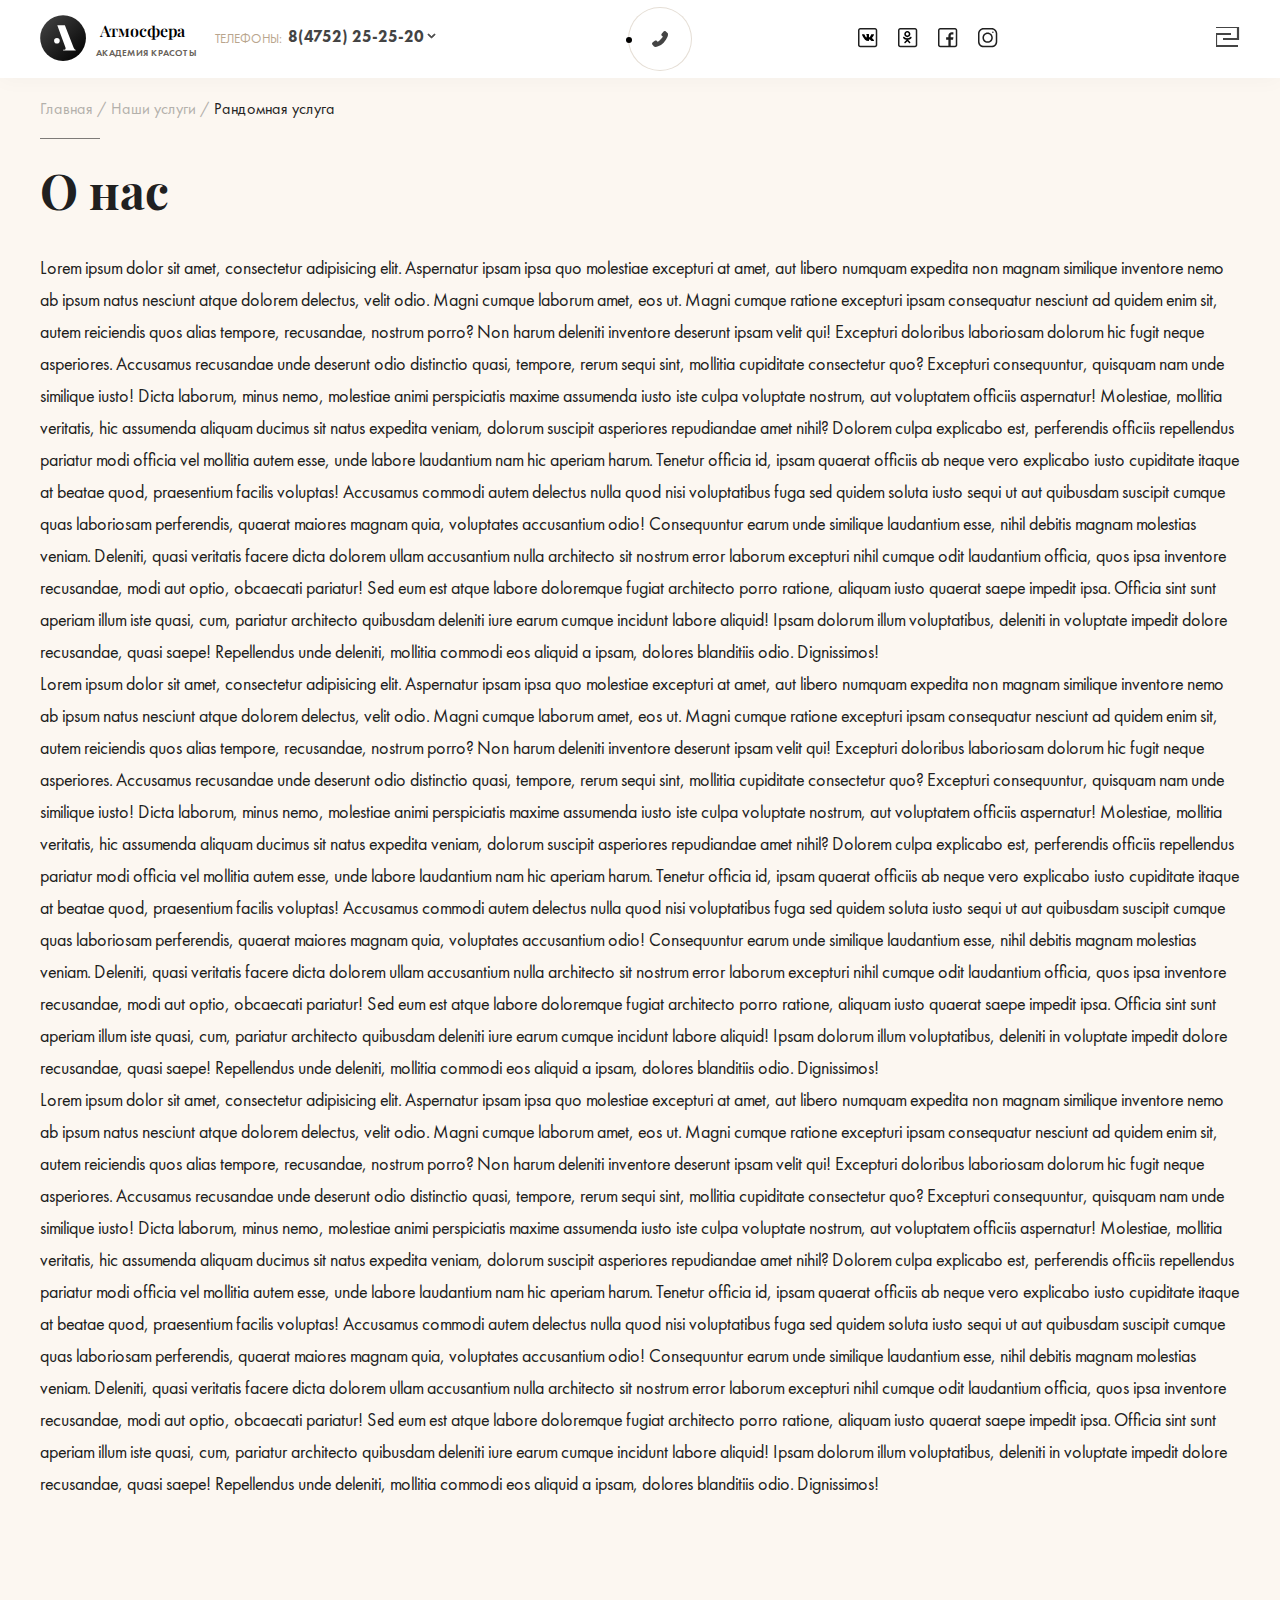
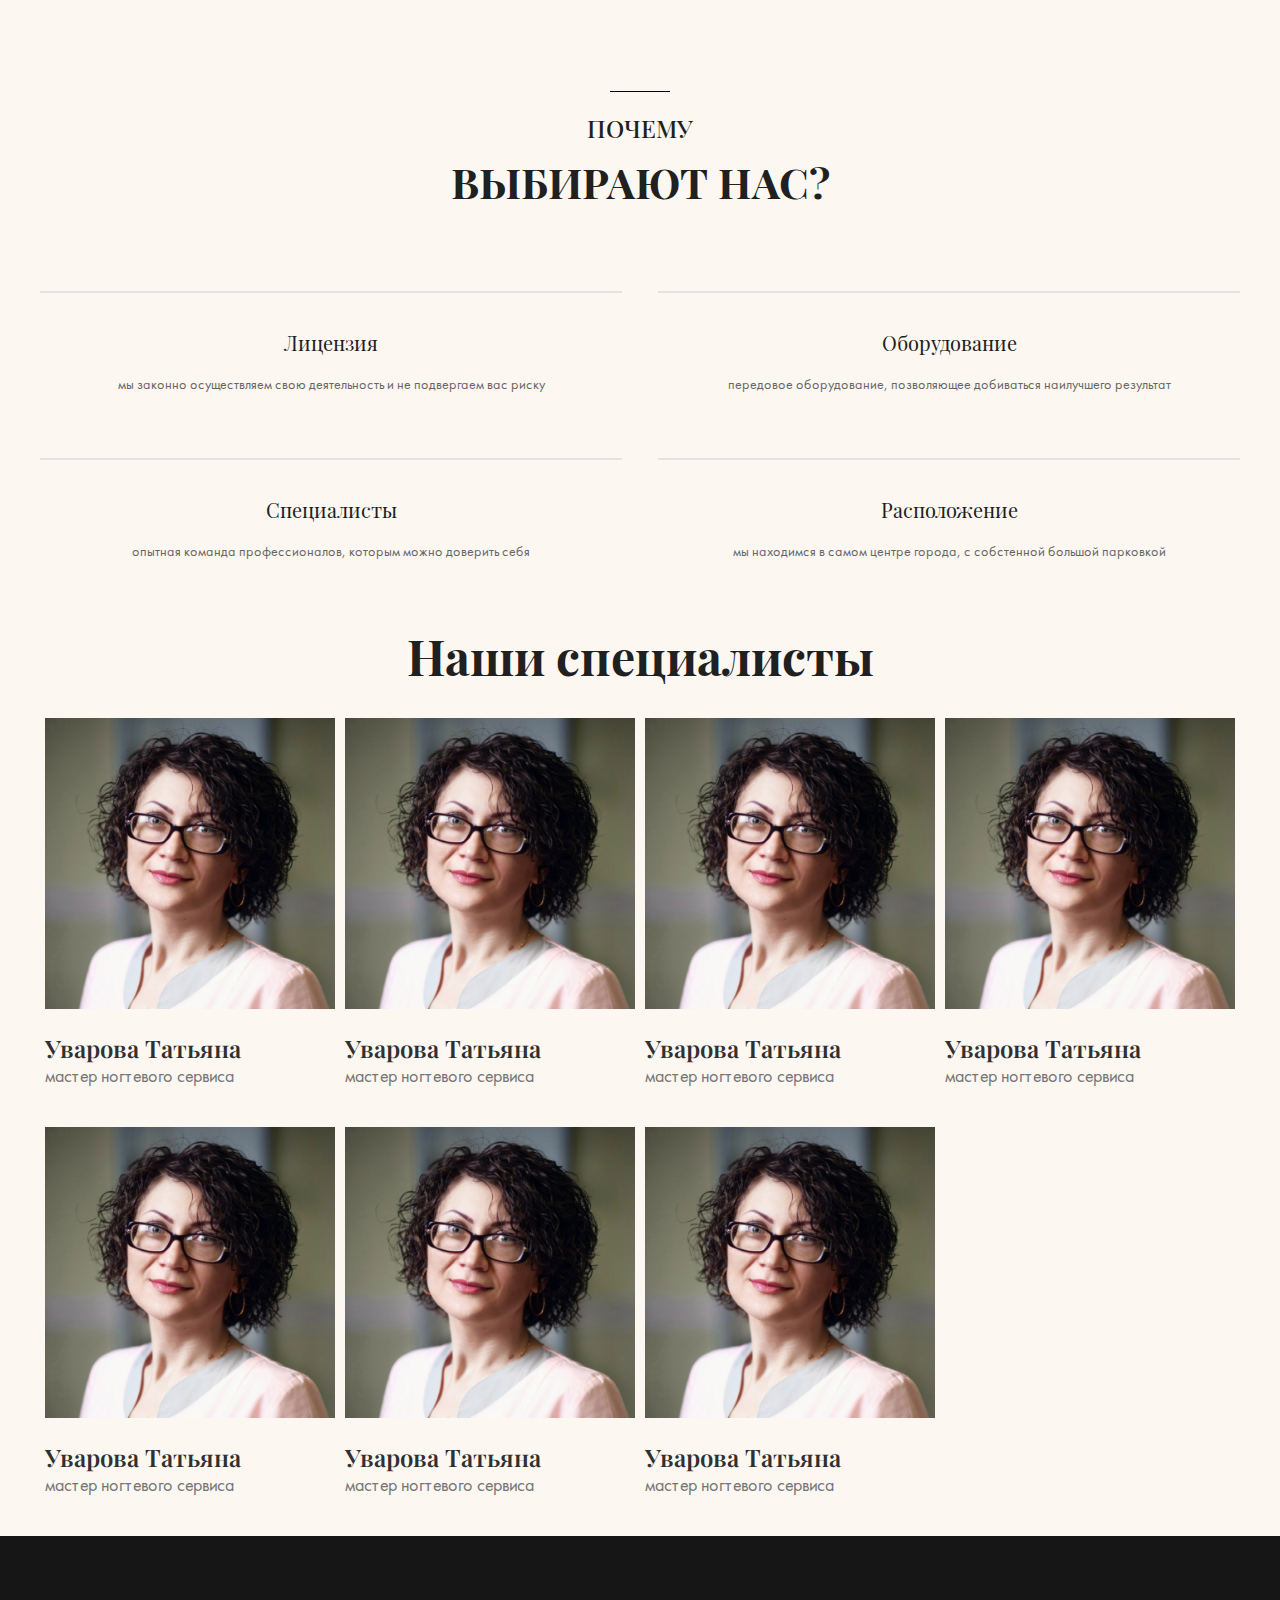
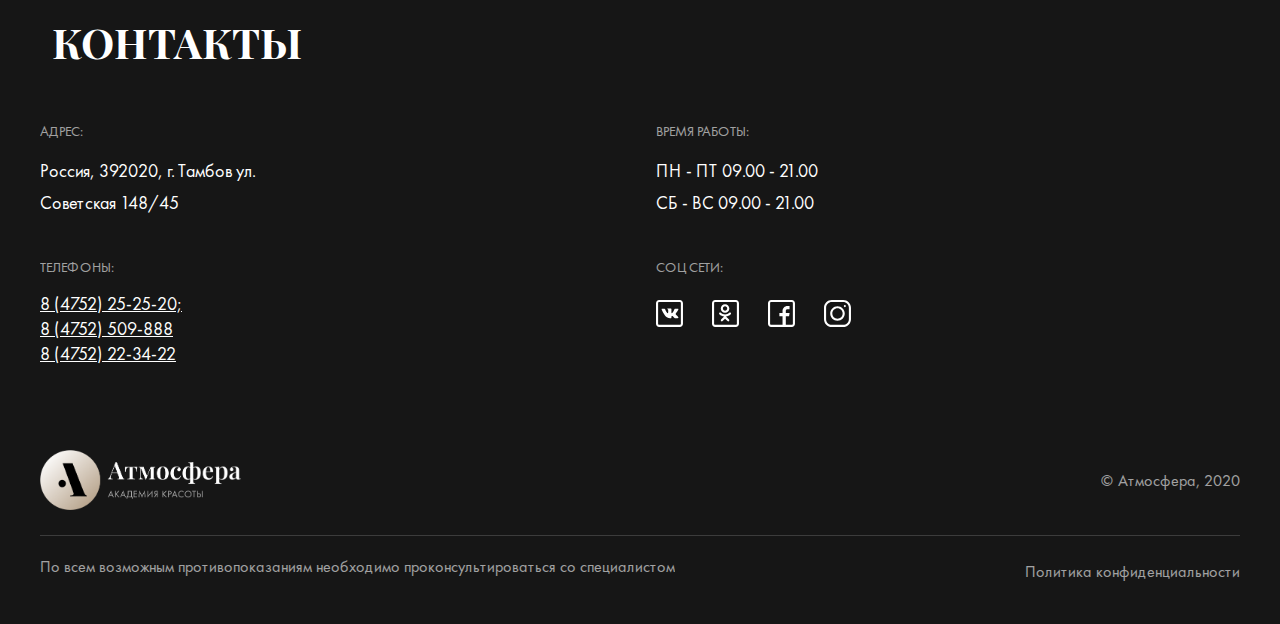
<file: about.html>
<!DOCTYPE html>
<html lang="en">

<head>
    <meta charset="utf-8">
    <meta http-equiv="X-UA-Compatible" content="IE=edge">
    <meta name="viewport" content="width=device-width, initial-scale=1">
    <title>АТМОСФЕРА</title>
    <link href="https://fonts.googleapis.com/css2?family=Playfair+Display:ital,wght@0,400;0,500;0,600;0,700;0,800;0,900;1,400;1,500;1,600;1,700;1,800;1,900&display=swap" rel="stylesheet">
    <link rel="stylesheet" href="css/slick.css">
    <link rel="stylesheet" href="css/style.css">
</head>

<body>
    <header>
        <div class="container">
            <div class="wrap-header-block desktop-vision">
                <div class="left-header-block">
                    <ul class="header-nav">
                        <li class="upper-lvl services_button">
                            <span class="services_open"><svg width="24" height="21" viewBox="0 0 24 21" fill="none" xmlns="http://www.w3.org/2000/svg">
								<path d="M0 0H22V12H7" stroke="#444444" stroke-width="2.2"/>
								<path d="M22 19L0 19V7L15 7" stroke="#444444" stroke-width="2.2"/>
							</svg>
							</span>
                            <a href="#">Услуги</a>
                            <div class="wrap-popup-lvl">
                                <div class="all-hedden-content">
                                    <ul class="first-lvl-list">
                                        <li>
                                            <!--если есть боковая выпадашка 3го лвла то ссылку заворачивать в span-->
                                            <span><a href="#">Лазерная и аппаратная Косметология</a></span>
                                            <div class="second-lvl">
                                                <div class="wrap-second-lvl-list">
                                                    <p class="second-lvl-title">СПА-ЗОНА</p>
                                                    <ul class="second-lvl-list">
                                                        <li><a href="#">Чистка-уход Детокс от Styx(Стикс)</a></li>
                                                        <li><a href="#">Программа «Антистресс» от Styx</a></li>
                                                        <li><a href="#">Программа «Экспресс-уход» от Styx</a></li>
                                                        <li><a href="#">Комплексный уход Casmara «Регенерин»</a></li>
                                                        <li><a href="#">Комплексный уход Casmara «Эликсир»</a></li>
                                                        <li><a href="#">Комплексный уход Casmara «Интенсив Q-10»</a></li>
                                                        <li><a href="#">Уход антиоксидантный с ягодами Годжи</a></li>
                                                        <li><a href="#">Комплексный уход Histomer</a></li>
                                                    </ul>
                                                </div>
                                                <div class="wrap-second-lvl-list">
                                                    <p class="second-lvl-title">СПА-ЗОНА</p>
                                                    <ul class="second-lvl-list">
                                                        <li><a href="#">Глубокая механическая чистка лица</a></li>
                                                        <li><a href="#">Ультразвуковая комбинированная чистка лица</a></li>
                                                        <li><a href="#">Пилинг</a></li>
                                                        <li><a href="#">Восковая депиляция</a></li>
                                                        <li><a href="#">Шугаринг</a></li>
                                                        <li><a href="#">Биотатуаж бровей</a></li>
                                                        <li><a href="#">Наращивание ресниц</a></li>
                                                        <li><a href="#">Обертывания</a></li>
                                                    </ul>
                                                </div>
                                            </div>
                                        </li>
                                        <li>
                                            <a href="#">Инъекционная косметология</a>
                                        </li>
                                        <li>
                                            <a href="#">СПА-зона и соляная пещера</a>
                                        </li>
                                        <li>
                                            <a href="#">Эстетическая косметология</a>
                                        </li>
                                        <li>
                                            <a href="#">Парикмахерский зал</a>
                                        </li>
                                        <li>
                                            <a href="#">Ногтевой сервис</a>
                                        </li>
                                        <li>
                                            <a href="#">Интимная контурная пластика</a>
                                        </li>
                                        <li>
                                            <a href="#">Процедурный кабинет</a>
                                        </li>
                                    </ul>
                                </div>
                            </div>
                        </li>
                        <li>
                            <a href="#">Оборудование</a>
                        </li>
                        <li>
                            <a href="#">АКЦИИ</a>
                        </li>
                        <li>
                            <a href="#">О НАС</a>
                        </li>
                        <li>
                            <a href="#">Контакты</a>
                        </li>
                    </ul>
                </div>
                <div class="logo-header-block">
                    <div class="wrap-logo">
                        <svg width="73" height="72" viewBox="0 0 222 222" fill="none" xmlns="http://www.w3.org/2000/svg">
							<rect x="0.850098" y="0.849976" width="221" height="221" rx="110.5" fill="url(#paint0_linear)"/>
							<path d="M172.207 168.299C170.704 168.184 169.028 167.288 167.178 165.612C165.328 163.935 163.594 161.132 161.976 157.202L120.013 49C120.013 49 83.4124 49 83.4124 49L111.301 125.296L121.574 153.734C123.809 159.433 124.234 163.214 122.85 165.079L122.701 165.265C121.14 167.057 117.412 168.068 111.517 168.299V171.767C114.638 171.536 118.799 171.392 124.001 171.334C129.203 171.276 134.752 171.247 140.648 171.247C146.428 171.247 152.092 171.276 157.641 171.334C163.19 171.392 168.045 171.536 172.207 171.767V168.299Z" fill="white"/>
							<circle cx="81.6" cy="124.167" r="13.6" fill="white"/>
							<defs>
							<linearGradient id="paint0_linear" x1="-81.5533" y1="118.087" x2="110.995" y2="318.124" gradientUnits="userSpaceOnUse">
							<stop stop-color="#404040"/>
							<stop offset="1"/>
							</linearGradient>
							</defs>
						</svg>
                        <p class="logo-title">Атмосфера</p>
                        <p class="logo-text">Академия красоты</p>
                    </div>
                </div>
                <div class="right-header-block">
                    <ul class="header-social">
                        <li>
                            <a href="#">
								<svg width="20" height="20" viewBox="0 0 20 20" fill="none" xmlns="http://www.w3.org/2000/svg">
									<path fill-rule="evenodd" clip-rule="evenodd" d="M2.25786 0H17.0092C18.2542 0 19.2671 1.01288 19.2671 2.25786V17.0092C19.2671 18.2542 18.2542 19.2671 17.0092 19.2671H2.25786C1.01288 19.2671 0 18.2542 0 17.0092V2.25786C0 1.01288 1.01288 0 2.25786 0ZM17.0092 17.7618C17.4242 17.7618 17.7618 17.4242 17.7618 17.0092V2.25786C17.7618 1.84286 17.4242 1.50524 17.0092 1.50524H2.25786C1.84286 1.50524 1.50524 1.84286 1.50524 2.25786V17.0092C1.50524 17.4242 1.84286 17.7618 2.25786 17.7618H10.387H12.7193H17.0092Z" fill="#202020"/>
									<path d="M15.9364 12.3218C15.9218 12.2898 15.9083 12.2632 15.8957 12.2419C15.6875 11.8585 15.2896 11.388 14.7023 10.8301L14.6899 10.8173L14.6837 10.811L14.6774 10.8046H14.6711C14.4046 10.5448 14.2358 10.3702 14.1651 10.2807C14.0358 10.1104 14.0068 9.93793 14.0775 9.76321C14.1274 9.6312 14.315 9.35242 14.6398 8.92649C14.8107 8.70076 14.946 8.51984 15.0459 8.38354C15.7665 7.40401 16.079 6.77807 15.9831 6.50549L15.9459 6.44179C15.9209 6.40344 15.8563 6.36836 15.7523 6.33636C15.6481 6.30443 15.5148 6.29915 15.3523 6.32043L13.553 6.33314C13.5238 6.32258 13.4822 6.32356 13.428 6.33636C13.3738 6.34916 13.3467 6.35558 13.3467 6.35558L13.3154 6.37158L13.2906 6.3908C13.2697 6.40351 13.2468 6.42586 13.2218 6.45781C13.1969 6.48965 13.1761 6.52701 13.1595 6.56959C12.9636 7.08489 12.7408 7.56398 12.4909 8.00685C12.3367 8.27093 12.1952 8.49979 12.0659 8.69358C11.9368 8.88729 11.8285 9.03001 11.7411 9.1215C11.6536 9.21308 11.5746 9.28644 11.5037 9.34186C11.4328 9.39731 11.3788 9.42073 11.3413 9.41216C11.3038 9.40359 11.2684 9.39509 11.235 9.38659C11.1767 9.34824 11.1298 9.29609 11.0945 9.23008C11.059 9.16408 11.0351 9.081 11.0226 8.98093C11.0102 8.88078 11.0028 8.79464 11.0007 8.72222C10.9988 8.64988 10.9997 8.54756 11.0039 8.41556C11.0082 8.28348 11.0102 8.19412 11.0102 8.14727C11.0102 7.98542 11.0133 7.80976 11.0194 7.62025C11.0258 7.43074 11.0309 7.28059 11.0351 7.16997C11.0394 7.05924 11.0413 6.94209 11.0413 6.81859C11.0413 6.69508 11.034 6.59823 11.0194 6.52793C11.0051 6.45772 10.9831 6.38957 10.954 6.3235C10.9248 6.25749 10.882 6.20644 10.8259 6.17019C10.7697 6.13399 10.6998 6.10526 10.6166 6.08392C10.3959 6.03284 10.1147 6.0052 9.7731 6.00091C8.9984 5.99241 8.50062 6.04355 8.27986 6.15428C8.19239 6.20107 8.11324 6.26499 8.04247 6.34585C7.96747 6.43957 7.95701 6.49072 8.01115 6.49913C8.2611 6.53742 8.43805 6.62899 8.5422 6.77377L8.57973 6.85049C8.60892 6.90585 8.63807 7.00385 8.66724 7.14436C8.69637 7.28486 8.71516 7.4403 8.72344 7.61056C8.74423 7.92149 8.74423 8.18766 8.72344 8.40907C8.70258 8.63057 8.68289 8.80301 8.66409 8.92651C8.64529 9.05002 8.61719 9.1501 8.57973 9.22673C8.5422 9.30338 8.51723 9.35023 8.50471 9.36724C8.49222 9.38424 8.4818 9.39496 8.47353 9.39916C8.41939 9.42037 8.36308 9.43118 8.30481 9.43118C8.24644 9.43118 8.17567 9.40133 8.09238 9.34168C8.00912 9.28204 7.9227 9.2001 7.83313 9.09575C7.74356 8.99137 7.64255 8.84552 7.53004 8.65816C7.41763 8.4708 7.30099 8.24936 7.18019 7.99385L7.08025 7.80855C7.01777 7.68934 6.93243 7.51576 6.82413 7.28797C6.71576 7.06009 6.61998 6.83967 6.53671 6.62673C6.50342 6.5373 6.45342 6.46922 6.38679 6.42237L6.35551 6.40315C6.33472 6.38614 6.30135 6.36809 6.25557 6.34885C6.20973 6.32963 6.16189 6.31585 6.11186 6.30737L4.39994 6.32007C4.22501 6.32007 4.10631 6.36059 4.04381 6.44152L4.0188 6.4798C4.0063 6.50112 4 6.53518 4 6.58205C4 6.6289 4.0125 6.6864 4.03751 6.75449C4.28742 7.35501 4.55919 7.93416 4.85282 8.49203C5.14645 9.0499 5.40161 9.49929 5.61815 9.83977C5.83473 10.1805 6.05549 10.5021 6.28043 10.8044C6.50537 11.1067 6.65427 11.3005 6.72712 11.3857C6.80006 11.471 6.85735 11.5347 6.89899 11.5773L7.05522 11.7306C7.15518 11.8328 7.30197 11.9552 7.49566 12.0979C7.6894 12.2406 7.90388 12.3811 8.13921 12.5196C8.37459 12.6579 8.64842 12.7708 8.96085 12.8581C9.27324 12.9454 9.57729 12.9805 9.87304 12.9636H10.5916C10.7373 12.9507 10.8477 12.9039 10.9227 12.823L10.9476 12.791C10.9643 12.7656 10.98 12.7261 10.9944 12.6729C11.009 12.6197 11.0163 12.5611 11.0163 12.4973C11.012 12.3142 11.0256 12.1492 11.0568 12.0023C11.0879 11.8554 11.1234 11.7447 11.1631 11.6701C11.2028 11.5956 11.2476 11.5327 11.2974 11.4818C11.3474 11.4307 11.3829 11.3997 11.4038 11.3891C11.4246 11.3784 11.4411 11.3711 11.4536 11.3667C11.5536 11.3327 11.6712 11.3657 11.8067 11.4658C11.9421 11.5659 12.0691 11.6895 12.1879 11.8363C12.3066 11.9833 12.4492 12.1483 12.6158 12.3313C12.7825 12.5145 12.9283 12.6506 13.0532 12.7402L13.1781 12.8169C13.2615 12.868 13.3698 12.9149 13.5031 12.9574C13.6362 13 13.7528 13.0106 13.8529 12.9894L15.4523 12.9639C15.6105 12.9639 15.7336 12.9371 15.8209 12.8839C15.9084 12.8307 15.9604 12.7721 15.9771 12.7083C15.9938 12.6444 15.9947 12.572 15.9803 12.491C15.9655 12.4102 15.9509 12.3537 15.9364 12.3218Z" fill="black"/>
								</svg>
							</a>
                        </li>
                        <li>
                            <a href="#">
								<svg width="20" height="20" viewBox="0 0 20 20" fill="none" xmlns="http://www.w3.org/2000/svg">
									<path fill-rule="evenodd" clip-rule="evenodd" d="M2.25786 0H17.0092C18.2542 0 19.2671 1.01288 19.2671 2.25786V17.0092C19.2671 18.2542 18.2542 19.2671 17.0092 19.2671H2.25786C1.01288 19.2671 0 18.2542 0 17.0092V2.25786C0 1.01288 1.01288 0 2.25786 0ZM17.0092 17.7618C17.4242 17.7618 17.7618 17.4242 17.7618 17.0092V2.25786C17.7618 1.84286 17.4242 1.50524 17.0092 1.50524H2.25786C1.84286 1.50524 1.50524 1.84286 1.50524 2.25786V17.0092C1.50524 17.4242 1.84286 17.7618 2.25786 17.7618H10.387H12.7193H17.0092Z" fill="#202020"/>
									<path fill-rule="evenodd" clip-rule="evenodd" d="M6.24951 6.07507C6.24951 4.37917 7.62868 3 9.32458 3C11.0205 3 12.3997 4.37917 12.3997 6.07507C12.3997 7.77097 11.0205 9.15014 9.32458 9.15014C7.62868 9.15014 6.24951 7.77097 6.24951 6.07507ZM7.78705 6.07507C7.78705 6.92302 8.47663 7.61261 9.32458 7.61261C10.1725 7.61261 10.8621 6.92302 10.8621 6.07507C10.8621 5.22712 10.1725 4.53754 9.32458 4.53754C8.47663 4.53754 7.78705 5.22712 7.78705 6.07507Z" fill="black"/>
									<path d="M13.4017 9.06481C13.1011 8.76422 12.6153 8.76422 12.3147 9.06481C10.6665 10.7131 7.98346 10.7131 6.33445 9.06481C6.03386 8.76422 5.548 8.76422 5.24741 9.06481C4.94683 9.3654 4.94683 9.85126 5.24741 10.1526C6.20376 11.109 7.41611 11.654 8.66613 11.7962L6.47437 13.988C6.17378 14.2886 6.17378 14.7745 6.47437 15.075C6.77496 15.3756 7.26082 15.3756 7.56141 15.075L9.32419 13.3123L11.087 15.075C11.2369 15.225 11.4337 15.3003 11.6305 15.3003C11.8273 15.3003 12.0241 15.225 12.174 15.075C12.4746 14.7745 12.4746 14.2886 12.174 13.988L9.98226 11.7962C11.2323 11.654 12.4446 11.109 13.401 10.1526C13.7016 9.85203 13.7016 9.3654 13.4017 9.06481Z" fill="black"/>
								</svg>
							</a>
                        </li>
                        <li>
                            <a href="#">
								<svg width="20" height="20" viewBox="0 0 20 20" fill="none" xmlns="http://www.w3.org/2000/svg">
									<path fill-rule="evenodd" clip-rule="evenodd" d="M2.25786 0H17.0092C18.2542 0 19.2671 1.01288 19.2671 2.25786V17.0092C19.2671 18.2542 18.2542 19.2671 17.0092 19.2671H2.25786C1.01288 19.2671 0 18.2542 0 17.0092V2.25786C0 1.01288 1.01288 0 2.25786 0ZM17.0092 17.7618C17.4242 17.7618 17.7618 17.4242 17.7618 17.0092V2.25786C17.7618 1.84286 17.4242 1.50524 17.0092 1.50524H2.25786C1.84286 1.50524 1.50524 1.84286 1.50524 2.25786V17.0092C1.50524 17.4242 1.84286 17.7618 2.25786 17.7618H10.387V11.628H8.12829V9.29485H10.387V7.68327C10.387 5.76695 11.9319 4.21467 13.8482 4.21467H15.3911V6.54779H13.8482C13.2094 6.54779 12.7193 7.03793 12.7193 7.67672V9.29485H15.4287L15.0445 11.628H12.7193V17.7618H17.0092Z" fill="#202020"/>
								</svg>
							</a>
                        </li>
                        <li>
                            <a href="#">
								<svg width="20" height="20" viewBox="0 0 20 20" fill="none" xmlns="http://www.w3.org/2000/svg">
									<path fill-rule="evenodd" clip-rule="evenodd" d="M5.59678 0H13.6703C16.7564 0 19.2671 2.5107 19.2671 5.59678V13.6703C19.2671 16.7564 16.7564 19.2671 13.6703 19.2671H5.59678C2.5107 19.2671 0 16.7564 0 13.6703V5.59678C0 2.5107 2.5107 0 5.59678 0ZM13.6703 17.7618C15.9264 17.7618 17.7618 15.9264 17.7618 13.6703V5.59678C17.7618 3.34069 15.9264 1.50524 13.6703 1.50524H5.59678C3.34069 1.50524 1.50524 3.34069 1.50524 5.59678V13.6703C1.50524 15.9264 3.34069 17.7618 5.59678 17.7618H13.6703Z" fill="#202020"/>
									<path fill-rule="evenodd" clip-rule="evenodd" d="M4.44043 9.63353C4.44043 6.77004 6.77001 4.44045 9.6335 4.44045C12.497 4.44045 14.8266 6.77004 14.8266 9.63353C14.8266 12.497 12.497 14.8266 9.6335 14.8266C6.77001 14.8266 4.44043 12.497 4.44043 9.63353ZM5.94567 9.63353C5.94567 11.667 7.60004 13.3214 9.6335 13.3214C11.667 13.3214 13.3213 11.667 13.3213 9.63353C13.3213 7.60006 11.667 5.94569 9.6335 5.94569C7.60004 5.94569 5.94567 7.60006 5.94567 9.63353Z" fill="#202020"/>
									<circle cx="14.902" cy="4.36519" r="0.75262" fill="#202020"/>
								</svg>
							</a>
                        </li>
                    </ul>
                    <div class="header-tel">
                        <p class="tel-title">Телефоны:</p>
                        <div class="dropdown">
                            <div class="select">
                                <span class="arr">8(4752) 25-25-20</span>
                                <i class="fa fa-chevron-down">
									<svg width="9" height="6" viewBox="0 0 9 6" fill="none" xmlns="http://www.w3.org/2000/svg">
										<path d="M8 1.50262C8 1.363 7.95679 1.25131 7.87037 1.16754C7.76955 1.06981 7.65072 1.02094 7.51389 1.02094C7.37706 1.02094 7.26543 1.06981 7.17901 1.16754L4.52161 3.84817L1.8642 1.16754C1.63374 0.944154 1.40329 0.944154 1.17284 1.16754C0.942387 1.37696 0.942387 1.59337 1.17284 1.81675L4.17593 4.8534C4.27675 4.95113 4.39198 5 4.52161 5C4.65123 5 4.76646 4.95113 4.86728 4.8534L7.87037 1.81675C7.95679 1.73298 8 1.62827 8 1.50262Z" fill="#444444" stroke="#444444"/>
									</svg>
								</i>
                            </div>
                            <ul class="dropdown-menu" style="display: none;">
                                <li>8 (4752) 25-25-20</li>
                                <li>8 (4752) 50-98-88</li>
                                <li>8 (4752) 22-34-22</li>
                            </ul>
                        </div>
                    </div>
                    <a href="tel:8 (4752) 25-25-20" class="header-call">
                        <div class="wrap-circle">
                            <div class="circle-out">
                                <div class="progress"></div>
                                <div class="circle-in"></div>
                            </div>
                            <div class="circle-dots"><span></span></div>
                            <svg width="16" height="16" viewBox="0 0 16 16" fill="none" xmlns="http://www.w3.org/2000/svg">
								<path d="M3.40619 16C4.23758 16 5.13292 15.7869 6.09221 15.3607C8.11739 14.5723 9.97202 13.3363 11.6561 11.6529C13.3828 9.88421 14.6299 8.01964 15.3974 6.05918C16.1435 4.0561 16.1968 2.72427 15.5572 2.06368L15.4933 1.99975L13.5747 0.33762C13.2976 0.0605985 12.9672 -0.0459483 12.5834 0.0179798C12.1784 0.0605985 11.8693 0.199109 11.6561 0.433512L11.5922 0.49744L9.70555 2.86278C9.44974 3.1398 9.32717 3.45411 9.33782 3.80572C9.34848 4.15732 9.48172 4.47164 9.73753 4.74866C9.78017 4.79128 9.81214 4.81259 9.83346 4.81259L10.7928 5.45187C10.6862 6.06984 9.91873 7.09269 8.49045 8.52041C7.08348 9.92683 6.06024 10.694 5.42071 10.8218L4.78118 9.8629C4.78118 9.8416 4.75986 9.80963 4.71722 9.76701C4.44009 9.5113 4.12033 9.38344 3.75793 9.38344C3.39553 9.38344 3.08642 9.50065 2.83061 9.73505L0.464354 11.6209L0.400401 11.6849C0.144589 11.9406 0.011354 12.2602 0.000695141 12.6438C-0.00996368 13.0273 0.101954 13.347 0.336448 13.6027L1.99922 15.5205C2.02054 15.5205 2.0312 15.5312 2.0312 15.5525C2.32965 15.8508 2.78798 16 3.40619 16Z"/>
							</svg>
                        </div>
                    </a>
                    <div class="mobile-gamb">
                        <svg width="24" height="21" viewBox="0 0 24 21" fill="none" xmlns="http://www.w3.org/2000/svg">
							<path d="M0 0H22V12H7" stroke="#444444" stroke-width="2.2"/>
							<path d="M22 19L0 19V7L15 7" stroke="#444444" stroke-width="2.2"/>
						</svg>
                    </div>
                </div>
            </div>
            <div class="wrap-header-mobile-block">

            </div>
        </div>
    </header>
    <div class="breadcrumbs">
        <div class="container">
            <ul class="breadcrumbs-block">
                <li><a href="#">Главная</a></li>
                <li><a href="#">Наши услуги</a></li>
                <li><a href="#">Рандомная услуга</a></li>
            </ul>
        </div>
    </div>
    <section class="content">
        <div class="container">
            <div class="wrap-about_us">
                <h1 class="article-title">О нас</h1>
                <div class="wrap-article">
                    <p class="article-text">
                        Lorem ipsum dolor sit amet, consectetur adipisicing elit. Aspernatur ipsam ipsa quo molestiae excepturi at amet, aut libero numquam expedita non magnam similique inventore nemo ab ipsum natus nesciunt atque dolorem delectus, velit odio. Magni cumque laborum amet, eos ut. Magni cumque ratione excepturi ipsam consequatur nesciunt ad quidem enim sit, autem reiciendis quos alias tempore, recusandae, nostrum porro? Non harum deleniti inventore deserunt ipsam velit qui! Excepturi doloribus laboriosam dolorum hic fugit neque asperiores. Accusamus recusandae unde deserunt odio distinctio quasi, tempore, rerum sequi sint, mollitia cupiditate consectetur quo? Excepturi consequuntur, quisquam nam unde similique iusto! Dicta laborum, minus nemo, molestiae animi perspiciatis maxime assumenda iusto iste culpa voluptate nostrum, aut voluptatem officiis aspernatur! Molestiae, mollitia veritatis, hic assumenda aliquam ducimus sit natus expedita veniam, dolorum suscipit asperiores repudiandae amet nihil? Dolorem culpa explicabo est, perferendis officiis repellendus pariatur modi officia vel mollitia autem esse, unde labore laudantium nam hic aperiam harum. Tenetur officia id, ipsam quaerat officiis ab neque vero explicabo iusto cupiditate itaque at beatae quod, praesentium facilis voluptas! Accusamus commodi autem delectus nulla quod nisi voluptatibus fuga sed quidem soluta iusto sequi ut aut quibusdam suscipit cumque quas laboriosam perferendis, quaerat maiores magnam quia, voluptates accusantium odio! Consequuntur earum unde similique laudantium esse, nihil debitis magnam molestias veniam. Deleniti, quasi veritatis facere dicta dolorem ullam accusantium nulla architecto sit nostrum error laborum excepturi nihil cumque odit laudantium officia, quos ipsa inventore recusandae, modi aut optio, obcaecati pariatur! Sed eum est atque labore doloremque fugiat architecto porro ratione, aliquam iusto quaerat saepe impedit ipsa. Officia sint sunt aperiam illum iste quasi, cum, pariatur architecto quibusdam deleniti iure earum cumque incidunt labore aliquid! Ipsam dolorum illum voluptatibus, deleniti in voluptate impedit dolore recusandae, quasi saepe! Repellendus unde deleniti, mollitia commodi eos aliquid a ipsam, dolores blanditiis odio. Dignissimos!</p>
                    <p class="article-text">
                        Lorem ipsum dolor sit amet, consectetur adipisicing elit. Aspernatur ipsam ipsa quo molestiae excepturi at amet, aut libero numquam expedita non magnam similique inventore nemo ab ipsum natus nesciunt atque dolorem delectus, velit odio. Magni cumque laborum amet, eos ut. Magni cumque ratione excepturi ipsam consequatur nesciunt ad quidem enim sit, autem reiciendis quos alias tempore, recusandae, nostrum porro? Non harum deleniti inventore deserunt ipsam velit qui! Excepturi doloribus laboriosam dolorum hic fugit neque asperiores. Accusamus recusandae unde deserunt odio distinctio quasi, tempore, rerum sequi sint, mollitia cupiditate consectetur quo? Excepturi consequuntur, quisquam nam unde similique iusto! Dicta laborum, minus nemo, molestiae animi perspiciatis maxime assumenda iusto iste culpa voluptate nostrum, aut voluptatem officiis aspernatur! Molestiae, mollitia veritatis, hic assumenda aliquam ducimus sit natus expedita veniam, dolorum suscipit asperiores repudiandae amet nihil? Dolorem culpa explicabo est, perferendis officiis repellendus pariatur modi officia vel mollitia autem esse, unde labore laudantium nam hic aperiam harum. Tenetur officia id, ipsam quaerat officiis ab neque vero explicabo iusto cupiditate itaque at beatae quod, praesentium facilis voluptas! Accusamus commodi autem delectus nulla quod nisi voluptatibus fuga sed quidem soluta iusto sequi ut aut quibusdam suscipit cumque quas laboriosam perferendis, quaerat maiores magnam quia, voluptates accusantium odio! Consequuntur earum unde similique laudantium esse, nihil debitis magnam molestias veniam. Deleniti, quasi veritatis facere dicta dolorem ullam accusantium nulla architecto sit nostrum error laborum excepturi nihil cumque odit laudantium officia, quos ipsa inventore recusandae, modi aut optio, obcaecati pariatur! Sed eum est atque labore doloremque fugiat architecto porro ratione, aliquam iusto quaerat saepe impedit ipsa. Officia sint sunt aperiam illum iste quasi, cum, pariatur architecto quibusdam deleniti iure earum cumque incidunt labore aliquid! Ipsam dolorum illum voluptatibus, deleniti in voluptate impedit dolore recusandae, quasi saepe! Repellendus unde deleniti, mollitia commodi eos aliquid a ipsam, dolores blanditiis odio. Dignissimos!</p>
                    <p class="article-text">
                        Lorem ipsum dolor sit amet, consectetur adipisicing elit. Aspernatur ipsam ipsa quo molestiae excepturi at amet, aut libero numquam expedita non magnam similique inventore nemo ab ipsum natus nesciunt atque dolorem delectus, velit odio. Magni cumque laborum amet, eos ut. Magni cumque ratione excepturi ipsam consequatur nesciunt ad quidem enim sit, autem reiciendis quos alias tempore, recusandae, nostrum porro? Non harum deleniti inventore deserunt ipsam velit qui! Excepturi doloribus laboriosam dolorum hic fugit neque asperiores. Accusamus recusandae unde deserunt odio distinctio quasi, tempore, rerum sequi sint, mollitia cupiditate consectetur quo? Excepturi consequuntur, quisquam nam unde similique iusto! Dicta laborum, minus nemo, molestiae animi perspiciatis maxime assumenda iusto iste culpa voluptate nostrum, aut voluptatem officiis aspernatur! Molestiae, mollitia veritatis, hic assumenda aliquam ducimus sit natus expedita veniam, dolorum suscipit asperiores repudiandae amet nihil? Dolorem culpa explicabo est, perferendis officiis repellendus pariatur modi officia vel mollitia autem esse, unde labore laudantium nam hic aperiam harum. Tenetur officia id, ipsam quaerat officiis ab neque vero explicabo iusto cupiditate itaque at beatae quod, praesentium facilis voluptas! Accusamus commodi autem delectus nulla quod nisi voluptatibus fuga sed quidem soluta iusto sequi ut aut quibusdam suscipit cumque quas laboriosam perferendis, quaerat maiores magnam quia, voluptates accusantium odio! Consequuntur earum unde similique laudantium esse, nihil debitis magnam molestias veniam. Deleniti, quasi veritatis facere dicta dolorem ullam accusantium nulla architecto sit nostrum error laborum excepturi nihil cumque odit laudantium officia, quos ipsa inventore recusandae, modi aut optio, obcaecati pariatur! Sed eum est atque labore doloremque fugiat architecto porro ratione, aliquam iusto quaerat saepe impedit ipsa. Officia sint sunt aperiam illum iste quasi, cum, pariatur architecto quibusdam deleniti iure earum cumque incidunt labore aliquid! Ipsam dolorum illum voluptatibus, deleniti in voluptate impedit dolore recusandae, quasi saepe! Repellendus unde deleniti, mollitia commodi eos aliquid a ipsam, dolores blanditiis odio. Dignissimos!</p>
                </div>
            </div>
        </div>
    </section>
    <section class="utp">
        <h2 class="utp-title">ПОЧЕМУ<span>ВЫБИРАЮТ НАС?</span></h2>
        <div class="container">
            <div class="wrap-utp-block">
                <div class="utp-item">
                    <span class="utp-line"></span>
                    <p class="utp-item-title">Лицензия</p>
                    <p class="utp-text">мы законно осуществляем свою деятельность и не подвергаем вас риску</p>
                </div>
                <div class="utp-item">
                    <span class="utp-line"></span>
                    <p class="utp-item-title">Оборудование</p>
                    <p class="utp-text">передовое оборудование, позволяющее добиваться наилучшего результат</p>
                </div>
                <div class="utp-item">
                    <span class="utp-line"></span>
                    <p class="utp-item-title">Специалисты</p>
                    <p class="utp-text">опытная команда профессионалов, которым можно доверить себя</p>
                </div>
                <div class="utp-item">
                    <span class="utp-line"></span>
                    <p class="utp-item-title">Расположение</p>
                    <p class="utp-text">мы находимся в самом центре города, с собстенной большой парковкой</p>
                </div>
            </div>
        </div>
    </section>
    <section class="specialists">
        <div class="container">
            <div class="wrap-specialists-block">
                <p class="specialists-title">Наши специалисты</p>
                <a href="#" class="specialist-item">
                    <div class="wrap-specialist-info">
                        <img src="imgs/specialist_1.png" alt="">
                        <p class="specialist-item-name">Уварова Татьяна</p>
                        <p class="specialist-item-specialization">мастер ногтевого сервиса</p>
                    </div> 
                </a>
                <a href="#" class="specialist-item">
                    <div class="wrap-specialist-info">
                        <img src="imgs/specialist_1.png" alt="">
                        <p class="specialist-item-name">Уварова Татьяна</p>
                        <p class="specialist-item-specialization">мастер ногтевого сервиса</p>
                    </div> 
                </a>
                <a href="#" class="specialist-item">
                    <div class="wrap-specialist-info">
                        <img src="imgs/specialist_1.png" alt="">
                        <p class="specialist-item-name">Уварова Татьяна</p>
                        <p class="specialist-item-specialization">мастер ногтевого сервиса</p>
                    </div> 
                </a>
                <a href="#" class="specialist-item">
                    <div class="wrap-specialist-info">
                        <img src="imgs/specialist_1.png" alt="">
                        <p class="specialist-item-name">Уварова Татьяна</p>
                        <p class="specialist-item-specialization">мастер ногтевого сервиса</p>
                    </div> 
                </a>
                <a href="#" class="specialist-item">
                    <div class="wrap-specialist-info">
                        <img src="imgs/specialist_1.png" alt="">
                        <p class="specialist-item-name">Уварова Татьяна</p>
                        <p class="specialist-item-specialization">мастер ногтевого сервиса</p>
                    </div> 
                </a>
                <a href="#" class="specialist-item">
                    <div class="wrap-specialist-info">
                        <img src="imgs/specialist_1.png" alt="">
                        <p class="specialist-item-name">Уварова Татьяна</p>
                        <p class="specialist-item-specialization">мастер ногтевого сервиса</p>
                    </div> 
                </a>
                <a href="#" class="specialist-item">
                    <div class="wrap-specialist-info">
                        <img src="imgs/specialist_1.png" alt="">
                        <p class="specialist-item-name">Уварова Татьяна</p>
                        <p class="specialist-item-specialization">мастер ногтевого сервиса</p>
                    </div> 
                </a>
            </div>
        </div>
    </section>
    <footer>
        <div class="container">
            <p class="footer-title">Контакты</p>
            <div class="wrap-footer-contacts">
                <div class="footer-contacts-item">
                    <p class="footer-contacts-item-title">АДРЕС:</p>
                    <p class="footer-contacts-item-adress">Россия, 392020, г. Тамбов ул. Советская 148/45</p>
                </div>
                <div class="footer-contacts-item">
                    <p class="footer-contacts-item-title">Время работы:</p>
                    <ul class="time-work">
                        <li>ПН - ПТ 09.00 - 21.00</li>
                        <li>СБ - ВС 09.00 - 21.00</li>
                    </ul>
                </div>
                <div class="footer-contacts-item">
                    <p class="footer-contacts-item-title">Телефоны:</p>
                    <ul class="footer-tel">
                        <li><a href="tel:84752252520">8 (4752) 25-25-20;</a></li>
                        <li><a href="tel:84752509888">8 (4752) 509-888</a></li>
                        <li><a href="tel:84752223422">8 (4752) 22-34-22</a></li>
                    </ul>
                </div>
                <div class="footer-contacts-item">
                    <p class="footer-contacts-item-title">Соц сети:</p>
                    <ul class="footer-social">
                        <li>
                            <a href="#">
							<svg width="27" height="27" viewBox="0 0 27 27" fill="none" xmlns="http://www.w3.org/2000/svg">
								<path fill-rule="evenodd" clip-rule="evenodd" d="M3.161 0H23.8129C25.5559 0 26.9739 1.41803 26.9739 3.161V23.8129C26.9739 25.5559 25.5559 26.9739 23.8129 26.9739H3.161C1.41803 26.9739 0 25.5559 0 23.8129V3.161C0 1.41803 1.41803 0 3.161 0ZM23.8129 24.8666C24.3939 24.8666 24.8666 24.3939 24.8666 23.8129V3.161C24.8666 2.58001 24.3939 2.10733 23.8129 2.10733H3.161C2.58001 2.10733 2.10733 2.58001 2.10733 3.161V23.8129C2.10733 24.3939 2.58001 24.8666 3.161 24.8666H14.5418H17.807H23.8129Z" fill="white"/>
								<path d="M22.311 17.2504C22.2907 17.2056 22.2717 17.1684 22.2541 17.1386C21.9626 16.6019 21.4056 15.9431 20.5834 15.162L20.566 15.1441L20.5573 15.1353L20.5485 15.1264H20.5397C20.1665 14.7627 19.9302 14.5181 19.8313 14.3929C19.6502 14.1544 19.6097 13.913 19.7086 13.6684C19.7785 13.4836 20.0411 13.0933 20.4959 12.497C20.735 12.181 20.9245 11.9277 21.0644 11.7369C22.0733 10.3655 22.5107 9.4892 22.3765 9.10758L22.3244 9.01841C22.2893 8.96472 22.199 8.9156 22.0533 8.87081C21.9074 8.82611 21.7208 8.81872 21.4934 8.84851L18.9743 8.8663C18.9335 8.85151 18.8752 8.85289 18.7993 8.87081C18.7235 8.88873 18.6855 8.89772 18.6855 8.89772L18.6417 8.92011L18.6069 8.94702C18.5777 8.96481 18.5456 8.9961 18.5106 9.04083C18.4758 9.08541 18.4467 9.13772 18.4234 9.19733C18.1491 9.91874 17.8373 10.5895 17.4873 11.2095C17.2715 11.5792 17.0734 11.8996 16.8924 12.1709C16.7117 12.4421 16.5601 12.6419 16.4377 12.77C16.3152 12.8982 16.2046 13.0009 16.1052 13.0785C16.0061 13.1561 15.9304 13.1889 15.8779 13.1769C15.8254 13.1649 15.7759 13.153 15.7291 13.1411C15.6475 13.0874 15.5819 13.0144 15.5324 12.922C15.4827 12.8296 15.4492 12.7133 15.4317 12.5732C15.4143 12.433 15.404 12.3124 15.4011 12.211C15.3984 12.1097 15.3996 11.9665 15.4055 11.7817C15.4116 11.5968 15.4143 11.4717 15.4143 11.4061C15.4143 11.1795 15.4187 10.9336 15.4273 10.6683C15.4362 10.4029 15.4433 10.1927 15.4493 10.0379C15.4552 9.88284 15.458 9.71883 15.458 9.54593C15.458 9.37302 15.4477 9.23742 15.4273 9.139C15.4072 9.04071 15.3764 8.9453 15.3357 8.8528C15.2948 8.76039 15.235 8.68891 15.1564 8.63817C15.0777 8.58749 14.9798 8.54727 14.8634 8.51739C14.5543 8.44587 14.1607 8.40719 13.6824 8.40117C12.5979 8.38927 11.901 8.46088 11.5919 8.6159C11.4694 8.6814 11.3586 8.77089 11.2596 8.88409C11.1546 9.01531 11.1399 9.08691 11.2157 9.09869C11.5656 9.15228 11.8134 9.28049 11.9592 9.48319L12.0117 9.5906C12.0526 9.66809 12.0934 9.80529 12.1342 10.002C12.175 10.1987 12.2013 10.4163 12.2129 10.6547C12.242 11.09 12.242 11.4626 12.2129 11.7726C12.1837 12.0827 12.1561 12.3241 12.1298 12.497C12.1035 12.6699 12.0642 12.81 12.0117 12.9173C11.9592 13.0246 11.9242 13.0902 11.9067 13.114C11.8892 13.1378 11.8746 13.1528 11.863 13.1587C11.7872 13.1884 11.7084 13.2036 11.6268 13.2036C11.5451 13.2036 11.446 13.1618 11.3294 13.0783C11.2129 12.9948 11.0919 12.88 10.9665 12.734C10.8411 12.5878 10.6997 12.3836 10.5422 12.1213C10.3848 11.859 10.2215 11.549 10.0524 11.1913L9.91245 10.9319C9.82498 10.765 9.7055 10.522 9.55388 10.2031C9.40216 9.88403 9.26806 9.57543 9.15149 9.27733C9.10489 9.15213 9.03489 9.05681 8.9416 8.99122L8.89782 8.96431C8.86871 8.9405 8.82199 8.91523 8.7579 8.88829C8.69372 8.86138 8.62674 8.84209 8.55671 8.83021L6.16002 8.84801C5.91511 8.84801 5.74893 8.90473 5.66143 9.01803L5.62641 9.07163C5.60892 9.10148 5.6001 9.14915 5.6001 9.21477C5.6001 9.28037 5.61759 9.36087 5.65261 9.45619C6.00248 10.2969 6.38296 11.1077 6.79405 11.8887C7.20513 12.6698 7.56236 13.2989 7.86551 13.7756C8.16872 14.2526 8.47779 14.7028 8.7927 15.126C9.10762 15.5493 9.31607 15.8206 9.41806 15.9398C9.52017 16.0592 9.60038 16.1485 9.65868 16.2081L9.8774 16.4227C10.0173 16.5658 10.2229 16.7372 10.494 16.9369C10.7653 17.1367 11.0655 17.3334 11.395 17.5274C11.7245 17.721 12.1079 17.879 12.5453 18.0012C12.9826 18.1235 13.4083 18.1726 13.8224 18.1489H14.8283C15.0323 18.1309 15.1869 18.0653 15.2919 17.9521L15.3267 17.9073C15.3501 17.8717 15.372 17.8164 15.3922 17.742C15.4127 17.6675 15.4229 17.5854 15.4229 17.4961C15.4169 17.2398 15.436 17.0087 15.4796 16.8031C15.5232 16.5975 15.5729 16.4424 15.6285 16.338C15.684 16.2337 15.7467 16.1457 15.8165 16.0744C15.8864 16.0029 15.9362 15.9595 15.9654 15.9446C15.9945 15.9296 16.0177 15.9194 16.0352 15.9133C16.1751 15.8657 16.3398 15.9118 16.5295 16.0521C16.7191 16.1922 16.8969 16.3652 17.0632 16.5708C17.2294 16.7766 17.429 17.0075 17.6623 17.2638C17.8956 17.5202 18.0997 17.7108 18.2745 17.8362L18.4494 17.9435C18.5662 18.0151 18.7178 18.0807 18.9045 18.1403C19.0908 18.1999 19.254 18.2148 19.3942 18.185L21.6333 18.1493C21.8548 18.1493 22.0271 18.1118 22.1494 18.0374C22.2718 17.9629 22.3446 17.8808 22.3681 17.7915C22.3915 17.7021 22.3927 17.6007 22.3725 17.4873C22.3518 17.3742 22.3313 17.2951 22.311 17.2504Z" fill="white"/>
							</svg>
						</a>
                        </li>
                        <li>
                            <a href="#">
							<svg width="27" height="27" viewBox="0 0 27 27" fill="none" xmlns="http://www.w3.org/2000/svg">
								<path fill-rule="evenodd" clip-rule="evenodd" d="M3.161 0H23.8129C25.5559 0 26.9739 1.41803 26.9739 3.161V23.8129C26.9739 25.5559 25.5559 26.9739 23.8129 26.9739H3.161C1.41803 26.9739 0 25.5559 0 23.8129V3.161C0 1.41803 1.41803 0 3.161 0ZM23.8129 24.8666C24.3939 24.8666 24.8666 24.3939 24.8666 23.8129V3.161C24.8666 2.58001 24.3939 2.10733 23.8129 2.10733H3.161C2.58001 2.10733 2.10733 2.58001 2.10733 3.161V23.8129C2.10733 24.3939 2.58001 24.8666 3.161 24.8666H14.5418H17.807H23.8129Z" fill="white"/>
								<path fill-rule="evenodd" clip-rule="evenodd" d="M8.74902 8.5053C8.74902 6.13103 10.6799 4.2002 13.0541 4.2002C15.4284 4.2002 17.3592 6.13103 17.3592 8.5053C17.3592 10.8796 15.4284 12.8104 13.0541 12.8104C10.6799 12.8104 8.74902 10.8796 8.74902 8.5053ZM10.9016 8.5053C10.9016 9.69243 11.867 10.6578 13.0541 10.6578C14.2413 10.6578 15.2067 9.69243 15.2067 8.5053C15.2067 7.31816 14.2413 6.35275 13.0541 6.35275C11.867 6.35275 10.9016 7.31816 10.9016 8.5053Z" fill="white"/>
								<path d="M18.7629 12.6911C18.3421 12.2703 17.6619 12.2703 17.2411 12.6911C14.9335 14.9986 11.1773 14.9986 8.86872 12.6911C8.4479 12.2703 7.76769 12.2703 7.34687 12.6911C6.92604 13.1119 6.92604 13.7921 7.34687 14.214C8.68575 15.5529 10.383 16.316 12.1331 16.5151L9.0646 19.5836C8.64378 20.0044 8.64378 20.6846 9.0646 21.1054C9.48543 21.5262 10.1656 21.5262 10.5865 21.1054L13.0544 18.6375L15.5223 21.1054C15.7321 21.3153 16.0077 21.4208 16.2832 21.4208C16.5587 21.4208 16.8342 21.3153 17.0441 21.1054C17.4649 20.6846 17.4649 20.0044 17.0441 19.5836L13.9756 16.5151C15.7257 16.316 17.423 15.5529 18.7618 14.214C19.1827 13.7932 19.1827 13.1119 18.7629 12.6911Z" fill="white"/>
							</svg>
						</a>
                        </li>
                        <li>
                            <a href="#">
							<svg width="27" height="27" viewBox="0 0 27 27" fill="none" xmlns="http://www.w3.org/2000/svg">
								<path fill-rule="evenodd" clip-rule="evenodd" d="M3.161 0H23.8129C25.5559 0 26.9739 1.41803 26.9739 3.161V23.8129C26.9739 25.5559 25.5559 26.9739 23.8129 26.9739H3.161C1.41803 26.9739 0 25.5559 0 23.8129V3.161C0 1.41803 1.41803 0 3.161 0ZM23.8129 24.8666C24.3939 24.8666 24.8666 24.3939 24.8666 23.8129V3.161C24.8666 2.58001 24.3939 2.10733 23.8129 2.10733H3.161C2.58001 2.10733 2.10733 2.58001 2.10733 3.161V23.8129C2.10733 24.3939 2.58001 24.8666 3.161 24.8666H14.5418V16.2792H11.3796V13.0128H14.5418V10.7566C14.5418 8.07373 16.7047 5.90054 19.3875 5.90054H21.5475V9.16691H19.3875C18.4932 9.16691 17.807 9.85311 17.807 10.7474V13.0128H21.6002L21.0623 16.2792H17.807V24.8666H23.8129Z" fill="white"/>
							</svg>
						</a>
                        </li>
                        <li>
                            <a href="#">
							<svg width="27" height="27" viewBox="0 0 27 27" fill="none" xmlns="http://www.w3.org/2000/svg">
								<path fill-rule="evenodd" clip-rule="evenodd" d="M7.83549 0H19.1384C23.4589 0 26.9739 3.51498 26.9739 7.83549V19.1384C26.9739 23.4589 23.4589 26.9739 19.1384 26.9739H7.83549C3.51498 26.9739 0 23.4589 0 19.1384V7.83549C0 3.51498 3.51498 0 7.83549 0ZM19.1384 24.8666C22.2969 24.8666 24.8666 22.2969 24.8666 19.1384V7.83549C24.8666 4.67697 22.2969 2.10733 19.1384 2.10733H7.83549C4.67697 2.10733 2.10733 4.67697 2.10733 7.83549V19.1384C2.10733 22.2969 4.67697 24.8666 7.83549 24.8666H19.1384Z" fill="white"/>
								<path fill-rule="evenodd" clip-rule="evenodd" d="M6.2168 13.4871C6.2168 9.47821 9.47821 6.2168 13.4871 6.2168C17.496 6.2168 20.7574 9.47821 20.7574 13.4871C20.7574 17.496 17.496 20.7574 13.4871 20.7574C9.47821 20.7574 6.2168 17.496 6.2168 13.4871ZM8.32413 13.4871C8.32413 16.334 10.6403 18.6501 13.4871 18.6501C16.334 18.6501 18.6501 16.334 18.6501 13.4871C18.6501 10.6403 16.334 8.32413 13.4871 8.32413C10.6403 8.32413 8.32413 10.6403 8.32413 13.4871Z" fill="white"/>
								<circle cx="20.8627" cy="6.11128" r="1.05367" fill="white"/>
							</svg>
						</a>
                        </li>
                    </ul>
                </div>
            </div>
        </div>
        <div class="footer-bottom-block">
            <div class="container">
                <div class="wrap-footer-bottom-block">
                    <div class="footer-logo">
                        <img src="imgs/footer_logo.png" alt="">
                    </div>
                    <div class="footer-copyright">
                        <p class="copyright">© Атмосфера, 2020</p>
                    </div>
                    <div class="footer-line"></div>
                    <div class="footer-warning">
                        <p class="footer-warning-text">По всем возможным противопоказаниям необходимо проконсультироваться со специалистом</p>
                    </div>
                    <div class="footer-political">
                        <a href="#" class="footer-political-link">Политика конфиденциальности</a>
                    </div>
                </div>
            </div>
        </div>
    </footer>
</body>
<script src="https://cdnjs.cloudflare.com/ajax/libs/jquery/3.2.1/jquery.min.js"></script>
<script src="js/slick.min.js"></script>
<script src="js/masonry.pkgd.min.js"></script>
<script src="js/main.js"></script>

</html>
</file>
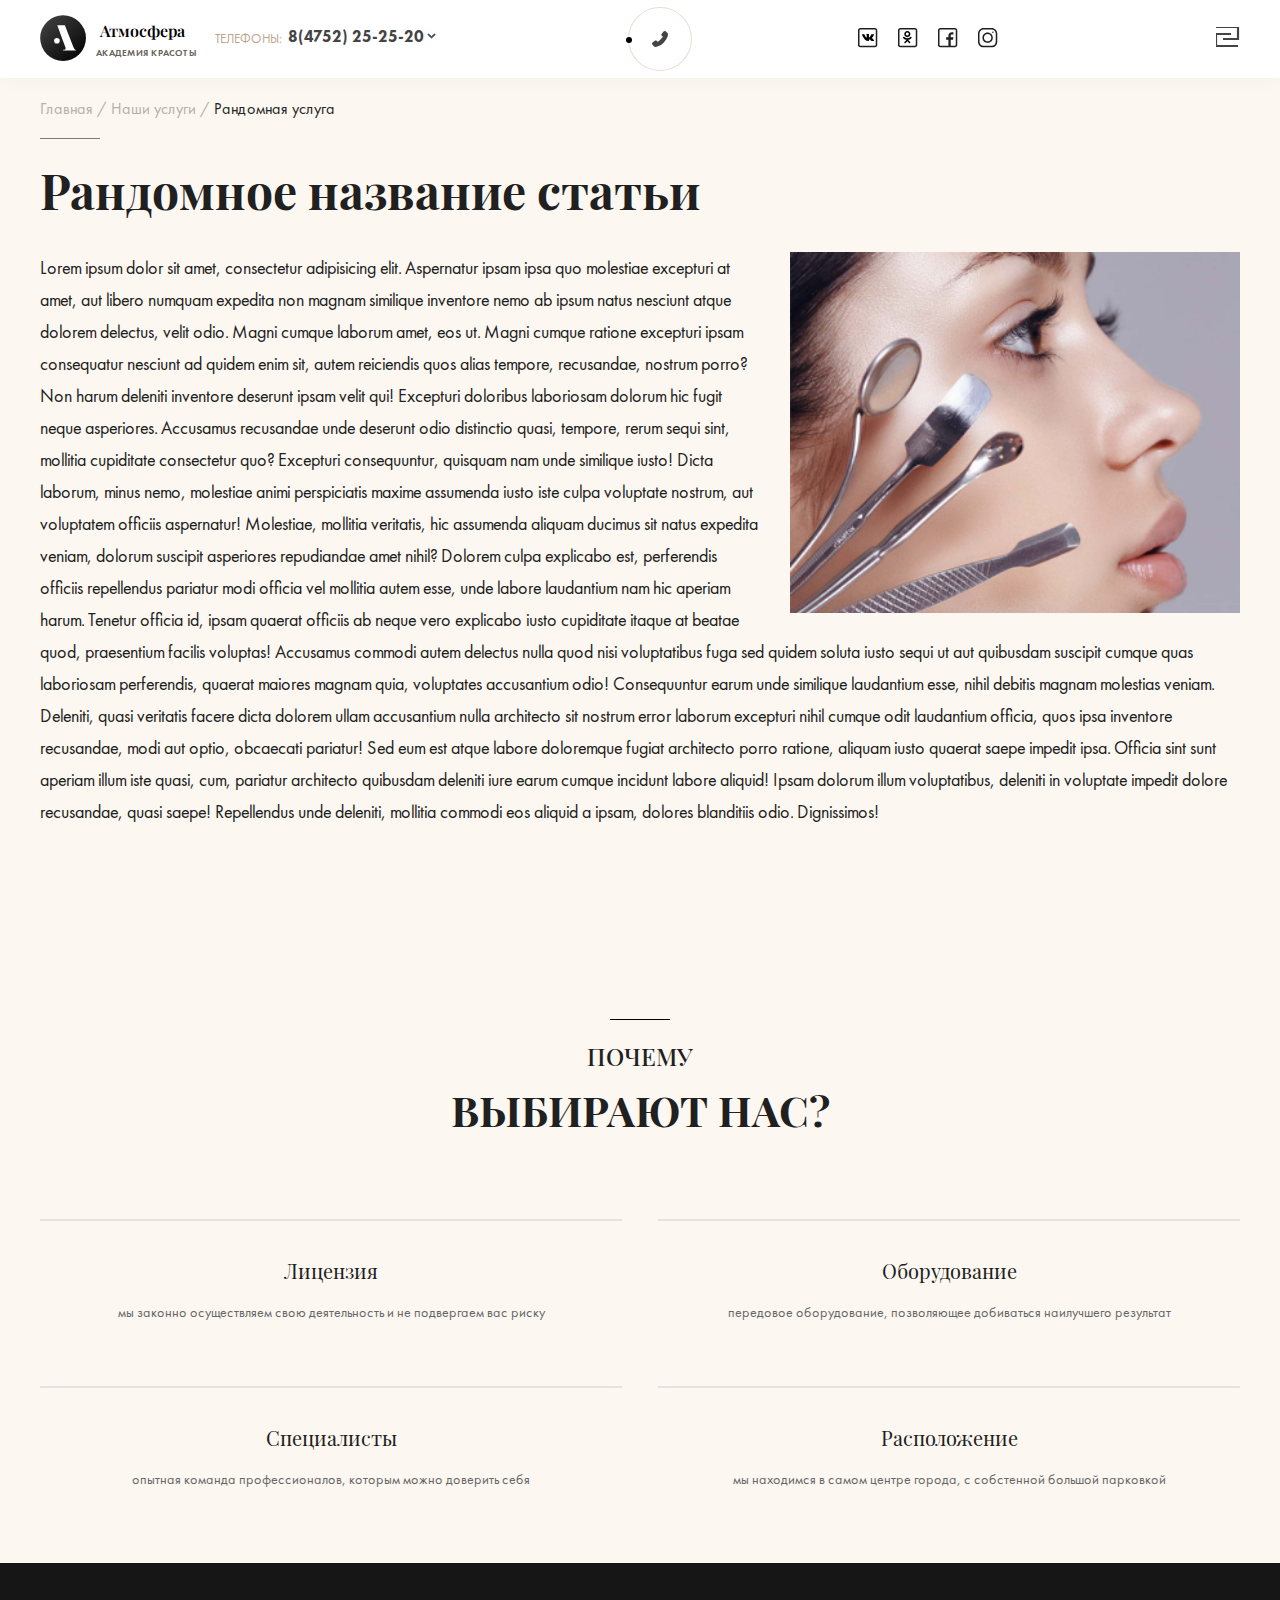
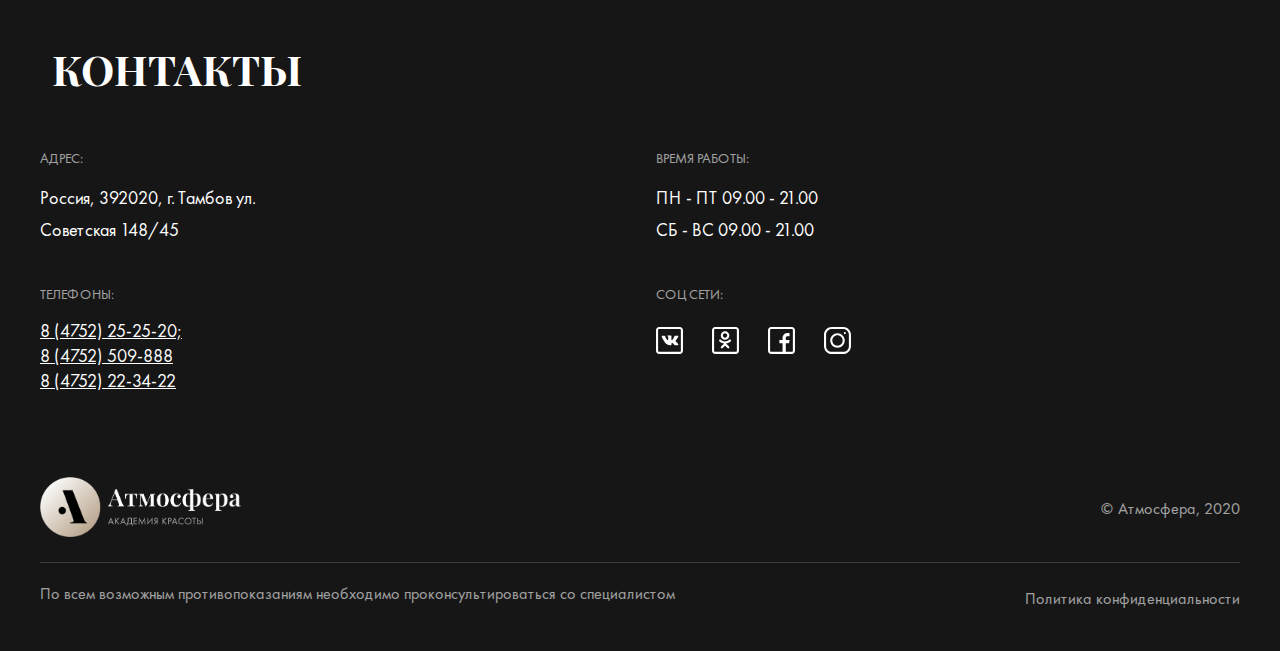
<file: article.html>
<!DOCTYPE html>
<html lang="en">

<head>
    <meta charset="utf-8">
    <meta http-equiv="X-UA-Compatible" content="IE=edge">
    <meta name="viewport" content="width=device-width, initial-scale=1">
    <title>АТМОСФЕРА</title>
    <link href="https://fonts.googleapis.com/css2?family=Playfair+Display:ital,wght@0,400;0,500;0,600;0,700;0,800;0,900;1,400;1,500;1,600;1,700;1,800;1,900&display=swap" rel="stylesheet">
    <link rel="stylesheet" href="css/slick.css">
    <link rel="stylesheet" href="css/style.css">
</head>

<body>
    <header>
        <div class="container">
            <div class="wrap-header-block desktop-vision">
                <div class="left-header-block">
                    <ul class="header-nav">
                        <li class="upper-lvl services_button">
                            <span class="services_open"><svg width="24" height="21" viewBox="0 0 24 21" fill="none" xmlns="http://www.w3.org/2000/svg">
								<path d="M0 0H22V12H7" stroke="#444444" stroke-width="2.2"/>
								<path d="M22 19L0 19V7L15 7" stroke="#444444" stroke-width="2.2"/>
							</svg>
							</span>
                            <a href="#">Услуги</a>
                            <div class="wrap-popup-lvl">
                                <div class="all-hedden-content">
                                    <ul class="first-lvl-list">
                                        <li>
                                            <!--если есть боковая выпадашка 3го лвла то ссылку заворачивать в span-->
                                            <span><a href="#">Лазерная и аппаратная Косметология</a></span>
                                            <div class="second-lvl">
                                                <div class="wrap-second-lvl-list">
                                                    <p class="second-lvl-title">СПА-ЗОНА</p>
                                                    <ul class="second-lvl-list">
                                                        <li><a href="#">Чистка-уход Детокс от Styx(Стикс)</a></li>
                                                        <li><a href="#">Программа «Антистресс» от Styx</a></li>
                                                        <li><a href="#">Программа «Экспресс-уход» от Styx</a></li>
                                                        <li><a href="#">Комплексный уход Casmara «Регенерин»</a></li>
                                                        <li><a href="#">Комплексный уход Casmara «Эликсир»</a></li>
                                                        <li><a href="#">Комплексный уход Casmara «Интенсив Q-10»</a></li>
                                                        <li><a href="#">Уход антиоксидантный с ягодами Годжи</a></li>
                                                        <li><a href="#">Комплексный уход Histomer</a></li>
                                                    </ul>
                                                </div>
                                                <div class="wrap-second-lvl-list">
                                                    <p class="second-lvl-title">СПА-ЗОНА</p>
                                                    <ul class="second-lvl-list">
                                                        <li><a href="#">Глубокая механическая чистка лица</a></li>
                                                        <li><a href="#">Ультразвуковая комбинированная чистка лица</a></li>
                                                        <li><a href="#">Пилинг</a></li>
                                                        <li><a href="#">Восковая депиляция</a></li>
                                                        <li><a href="#">Шугаринг</a></li>
                                                        <li><a href="#">Биотатуаж бровей</a></li>
                                                        <li><a href="#">Наращивание ресниц</a></li>
                                                        <li><a href="#">Обертывания</a></li>
                                                    </ul>
                                                </div>
                                            </div>
                                        </li>
                                        <li>
                                            <a href="#">Инъекционная косметология</a>
                                        </li>
                                        <li>
                                            <a href="#">СПА-зона и соляная пещера</a>
                                        </li>
                                        <li>
                                            <a href="#">Эстетическая косметология</a>
                                        </li>
                                        <li>
                                            <a href="#">Парикмахерский зал</a>
                                        </li>
                                        <li>
                                            <a href="#">Ногтевой сервис</a>
                                        </li>
                                        <li>
                                            <a href="#">Интимная контурная пластика</a>
                                        </li>
                                        <li>
                                            <a href="#">Процедурный кабинет</a>
                                        </li>
                                    </ul>
                                </div>
                            </div>
                        </li>
                        <li>
                            <a href="#">Оборудование</a>
                        </li>
                        <li>
                            <a href="#">АКЦИИ</a>
                        </li>
                        <li>
                            <a href="#">О НАС</a>
                        </li>
                        <li>
                            <a href="#">Контакты</a>
                        </li>
                    </ul>
                </div>
                <div class="logo-header-block">
                    <div class="wrap-logo">
                        <svg width="73" height="72" viewBox="0 0 222 222" fill="none" xmlns="http://www.w3.org/2000/svg">
							<rect x="0.850098" y="0.849976" width="221" height="221" rx="110.5" fill="url(#paint0_linear)"/>
							<path d="M172.207 168.299C170.704 168.184 169.028 167.288 167.178 165.612C165.328 163.935 163.594 161.132 161.976 157.202L120.013 49C120.013 49 83.4124 49 83.4124 49L111.301 125.296L121.574 153.734C123.809 159.433 124.234 163.214 122.85 165.079L122.701 165.265C121.14 167.057 117.412 168.068 111.517 168.299V171.767C114.638 171.536 118.799 171.392 124.001 171.334C129.203 171.276 134.752 171.247 140.648 171.247C146.428 171.247 152.092 171.276 157.641 171.334C163.19 171.392 168.045 171.536 172.207 171.767V168.299Z" fill="white"/>
							<circle cx="81.6" cy="124.167" r="13.6" fill="white"/>
							<defs>
							<linearGradient id="paint0_linear" x1="-81.5533" y1="118.087" x2="110.995" y2="318.124" gradientUnits="userSpaceOnUse">
							<stop stop-color="#404040"/>
							<stop offset="1"/>
							</linearGradient>
							</defs>
						</svg>
                        <p class="logo-title">Атмосфера</p>
                        <p class="logo-text">Академия красоты</p>
                    </div>
                </div>
                <div class="right-header-block">
                    <ul class="header-social">
                        <li>
                            <a href="#">
								<svg width="20" height="20" viewBox="0 0 20 20" fill="none" xmlns="http://www.w3.org/2000/svg">
									<path fill-rule="evenodd" clip-rule="evenodd" d="M2.25786 0H17.0092C18.2542 0 19.2671 1.01288 19.2671 2.25786V17.0092C19.2671 18.2542 18.2542 19.2671 17.0092 19.2671H2.25786C1.01288 19.2671 0 18.2542 0 17.0092V2.25786C0 1.01288 1.01288 0 2.25786 0ZM17.0092 17.7618C17.4242 17.7618 17.7618 17.4242 17.7618 17.0092V2.25786C17.7618 1.84286 17.4242 1.50524 17.0092 1.50524H2.25786C1.84286 1.50524 1.50524 1.84286 1.50524 2.25786V17.0092C1.50524 17.4242 1.84286 17.7618 2.25786 17.7618H10.387H12.7193H17.0092Z" fill="#202020"/>
									<path d="M15.9364 12.3218C15.9218 12.2898 15.9083 12.2632 15.8957 12.2419C15.6875 11.8585 15.2896 11.388 14.7023 10.8301L14.6899 10.8173L14.6837 10.811L14.6774 10.8046H14.6711C14.4046 10.5448 14.2358 10.3702 14.1651 10.2807C14.0358 10.1104 14.0068 9.93793 14.0775 9.76321C14.1274 9.6312 14.315 9.35242 14.6398 8.92649C14.8107 8.70076 14.946 8.51984 15.0459 8.38354C15.7665 7.40401 16.079 6.77807 15.9831 6.50549L15.9459 6.44179C15.9209 6.40344 15.8563 6.36836 15.7523 6.33636C15.6481 6.30443 15.5148 6.29915 15.3523 6.32043L13.553 6.33314C13.5238 6.32258 13.4822 6.32356 13.428 6.33636C13.3738 6.34916 13.3467 6.35558 13.3467 6.35558L13.3154 6.37158L13.2906 6.3908C13.2697 6.40351 13.2468 6.42586 13.2218 6.45781C13.1969 6.48965 13.1761 6.52701 13.1595 6.56959C12.9636 7.08489 12.7408 7.56398 12.4909 8.00685C12.3367 8.27093 12.1952 8.49979 12.0659 8.69358C11.9368 8.88729 11.8285 9.03001 11.7411 9.1215C11.6536 9.21308 11.5746 9.28644 11.5037 9.34186C11.4328 9.39731 11.3788 9.42073 11.3413 9.41216C11.3038 9.40359 11.2684 9.39509 11.235 9.38659C11.1767 9.34824 11.1298 9.29609 11.0945 9.23008C11.059 9.16408 11.0351 9.081 11.0226 8.98093C11.0102 8.88078 11.0028 8.79464 11.0007 8.72222C10.9988 8.64988 10.9997 8.54756 11.0039 8.41556C11.0082 8.28348 11.0102 8.19412 11.0102 8.14727C11.0102 7.98542 11.0133 7.80976 11.0194 7.62025C11.0258 7.43074 11.0309 7.28059 11.0351 7.16997C11.0394 7.05924 11.0413 6.94209 11.0413 6.81859C11.0413 6.69508 11.034 6.59823 11.0194 6.52793C11.0051 6.45772 10.9831 6.38957 10.954 6.3235C10.9248 6.25749 10.882 6.20644 10.8259 6.17019C10.7697 6.13399 10.6998 6.10526 10.6166 6.08392C10.3959 6.03284 10.1147 6.0052 9.7731 6.00091C8.9984 5.99241 8.50062 6.04355 8.27986 6.15428C8.19239 6.20107 8.11324 6.26499 8.04247 6.34585C7.96747 6.43957 7.95701 6.49072 8.01115 6.49913C8.2611 6.53742 8.43805 6.62899 8.5422 6.77377L8.57973 6.85049C8.60892 6.90585 8.63807 7.00385 8.66724 7.14436C8.69637 7.28486 8.71516 7.4403 8.72344 7.61056C8.74423 7.92149 8.74423 8.18766 8.72344 8.40907C8.70258 8.63057 8.68289 8.80301 8.66409 8.92651C8.64529 9.05002 8.61719 9.1501 8.57973 9.22673C8.5422 9.30338 8.51723 9.35023 8.50471 9.36724C8.49222 9.38424 8.4818 9.39496 8.47353 9.39916C8.41939 9.42037 8.36308 9.43118 8.30481 9.43118C8.24644 9.43118 8.17567 9.40133 8.09238 9.34168C8.00912 9.28204 7.9227 9.2001 7.83313 9.09575C7.74356 8.99137 7.64255 8.84552 7.53004 8.65816C7.41763 8.4708 7.30099 8.24936 7.18019 7.99385L7.08025 7.80855C7.01777 7.68934 6.93243 7.51576 6.82413 7.28797C6.71576 7.06009 6.61998 6.83967 6.53671 6.62673C6.50342 6.5373 6.45342 6.46922 6.38679 6.42237L6.35551 6.40315C6.33472 6.38614 6.30135 6.36809 6.25557 6.34885C6.20973 6.32963 6.16189 6.31585 6.11186 6.30737L4.39994 6.32007C4.22501 6.32007 4.10631 6.36059 4.04381 6.44152L4.0188 6.4798C4.0063 6.50112 4 6.53518 4 6.58205C4 6.6289 4.0125 6.6864 4.03751 6.75449C4.28742 7.35501 4.55919 7.93416 4.85282 8.49203C5.14645 9.0499 5.40161 9.49929 5.61815 9.83977C5.83473 10.1805 6.05549 10.5021 6.28043 10.8044C6.50537 11.1067 6.65427 11.3005 6.72712 11.3857C6.80006 11.471 6.85735 11.5347 6.89899 11.5773L7.05522 11.7306C7.15518 11.8328 7.30197 11.9552 7.49566 12.0979C7.6894 12.2406 7.90388 12.3811 8.13921 12.5196C8.37459 12.6579 8.64842 12.7708 8.96085 12.8581C9.27324 12.9454 9.57729 12.9805 9.87304 12.9636H10.5916C10.7373 12.9507 10.8477 12.9039 10.9227 12.823L10.9476 12.791C10.9643 12.7656 10.98 12.7261 10.9944 12.6729C11.009 12.6197 11.0163 12.5611 11.0163 12.4973C11.012 12.3142 11.0256 12.1492 11.0568 12.0023C11.0879 11.8554 11.1234 11.7447 11.1631 11.6701C11.2028 11.5956 11.2476 11.5327 11.2974 11.4818C11.3474 11.4307 11.3829 11.3997 11.4038 11.3891C11.4246 11.3784 11.4411 11.3711 11.4536 11.3667C11.5536 11.3327 11.6712 11.3657 11.8067 11.4658C11.9421 11.5659 12.0691 11.6895 12.1879 11.8363C12.3066 11.9833 12.4492 12.1483 12.6158 12.3313C12.7825 12.5145 12.9283 12.6506 13.0532 12.7402L13.1781 12.8169C13.2615 12.868 13.3698 12.9149 13.5031 12.9574C13.6362 13 13.7528 13.0106 13.8529 12.9894L15.4523 12.9639C15.6105 12.9639 15.7336 12.9371 15.8209 12.8839C15.9084 12.8307 15.9604 12.7721 15.9771 12.7083C15.9938 12.6444 15.9947 12.572 15.9803 12.491C15.9655 12.4102 15.9509 12.3537 15.9364 12.3218Z" fill="black"/>
								</svg>
							</a>
                        </li>
                        <li>
                            <a href="#">
								<svg width="20" height="20" viewBox="0 0 20 20" fill="none" xmlns="http://www.w3.org/2000/svg">
									<path fill-rule="evenodd" clip-rule="evenodd" d="M2.25786 0H17.0092C18.2542 0 19.2671 1.01288 19.2671 2.25786V17.0092C19.2671 18.2542 18.2542 19.2671 17.0092 19.2671H2.25786C1.01288 19.2671 0 18.2542 0 17.0092V2.25786C0 1.01288 1.01288 0 2.25786 0ZM17.0092 17.7618C17.4242 17.7618 17.7618 17.4242 17.7618 17.0092V2.25786C17.7618 1.84286 17.4242 1.50524 17.0092 1.50524H2.25786C1.84286 1.50524 1.50524 1.84286 1.50524 2.25786V17.0092C1.50524 17.4242 1.84286 17.7618 2.25786 17.7618H10.387H12.7193H17.0092Z" fill="#202020"/>
									<path fill-rule="evenodd" clip-rule="evenodd" d="M6.24951 6.07507C6.24951 4.37917 7.62868 3 9.32458 3C11.0205 3 12.3997 4.37917 12.3997 6.07507C12.3997 7.77097 11.0205 9.15014 9.32458 9.15014C7.62868 9.15014 6.24951 7.77097 6.24951 6.07507ZM7.78705 6.07507C7.78705 6.92302 8.47663 7.61261 9.32458 7.61261C10.1725 7.61261 10.8621 6.92302 10.8621 6.07507C10.8621 5.22712 10.1725 4.53754 9.32458 4.53754C8.47663 4.53754 7.78705 5.22712 7.78705 6.07507Z" fill="black"/>
									<path d="M13.4017 9.06481C13.1011 8.76422 12.6153 8.76422 12.3147 9.06481C10.6665 10.7131 7.98346 10.7131 6.33445 9.06481C6.03386 8.76422 5.548 8.76422 5.24741 9.06481C4.94683 9.3654 4.94683 9.85126 5.24741 10.1526C6.20376 11.109 7.41611 11.654 8.66613 11.7962L6.47437 13.988C6.17378 14.2886 6.17378 14.7745 6.47437 15.075C6.77496 15.3756 7.26082 15.3756 7.56141 15.075L9.32419 13.3123L11.087 15.075C11.2369 15.225 11.4337 15.3003 11.6305 15.3003C11.8273 15.3003 12.0241 15.225 12.174 15.075C12.4746 14.7745 12.4746 14.2886 12.174 13.988L9.98226 11.7962C11.2323 11.654 12.4446 11.109 13.401 10.1526C13.7016 9.85203 13.7016 9.3654 13.4017 9.06481Z" fill="black"/>
								</svg>
							</a>
                        </li>
                        <li>
                            <a href="#">
								<svg width="20" height="20" viewBox="0 0 20 20" fill="none" xmlns="http://www.w3.org/2000/svg">
									<path fill-rule="evenodd" clip-rule="evenodd" d="M2.25786 0H17.0092C18.2542 0 19.2671 1.01288 19.2671 2.25786V17.0092C19.2671 18.2542 18.2542 19.2671 17.0092 19.2671H2.25786C1.01288 19.2671 0 18.2542 0 17.0092V2.25786C0 1.01288 1.01288 0 2.25786 0ZM17.0092 17.7618C17.4242 17.7618 17.7618 17.4242 17.7618 17.0092V2.25786C17.7618 1.84286 17.4242 1.50524 17.0092 1.50524H2.25786C1.84286 1.50524 1.50524 1.84286 1.50524 2.25786V17.0092C1.50524 17.4242 1.84286 17.7618 2.25786 17.7618H10.387V11.628H8.12829V9.29485H10.387V7.68327C10.387 5.76695 11.9319 4.21467 13.8482 4.21467H15.3911V6.54779H13.8482C13.2094 6.54779 12.7193 7.03793 12.7193 7.67672V9.29485H15.4287L15.0445 11.628H12.7193V17.7618H17.0092Z" fill="#202020"/>
								</svg>
							</a>
                        </li>
                        <li>
                            <a href="#">
								<svg width="20" height="20" viewBox="0 0 20 20" fill="none" xmlns="http://www.w3.org/2000/svg">
									<path fill-rule="evenodd" clip-rule="evenodd" d="M5.59678 0H13.6703C16.7564 0 19.2671 2.5107 19.2671 5.59678V13.6703C19.2671 16.7564 16.7564 19.2671 13.6703 19.2671H5.59678C2.5107 19.2671 0 16.7564 0 13.6703V5.59678C0 2.5107 2.5107 0 5.59678 0ZM13.6703 17.7618C15.9264 17.7618 17.7618 15.9264 17.7618 13.6703V5.59678C17.7618 3.34069 15.9264 1.50524 13.6703 1.50524H5.59678C3.34069 1.50524 1.50524 3.34069 1.50524 5.59678V13.6703C1.50524 15.9264 3.34069 17.7618 5.59678 17.7618H13.6703Z" fill="#202020"/>
									<path fill-rule="evenodd" clip-rule="evenodd" d="M4.44043 9.63353C4.44043 6.77004 6.77001 4.44045 9.6335 4.44045C12.497 4.44045 14.8266 6.77004 14.8266 9.63353C14.8266 12.497 12.497 14.8266 9.6335 14.8266C6.77001 14.8266 4.44043 12.497 4.44043 9.63353ZM5.94567 9.63353C5.94567 11.667 7.60004 13.3214 9.6335 13.3214C11.667 13.3214 13.3213 11.667 13.3213 9.63353C13.3213 7.60006 11.667 5.94569 9.6335 5.94569C7.60004 5.94569 5.94567 7.60006 5.94567 9.63353Z" fill="#202020"/>
									<circle cx="14.902" cy="4.36519" r="0.75262" fill="#202020"/>
								</svg>
							</a>
                        </li>
                    </ul>
                    <div class="header-tel">
                        <p class="tel-title">Телефоны:</p>
                        <div class="dropdown">
                            <div class="select">
                                <span class="arr">8(4752) 25-25-20</span>
                                <i class="fa fa-chevron-down">
									<svg width="9" height="6" viewBox="0 0 9 6" fill="none" xmlns="http://www.w3.org/2000/svg">
										<path d="M8 1.50262C8 1.363 7.95679 1.25131 7.87037 1.16754C7.76955 1.06981 7.65072 1.02094 7.51389 1.02094C7.37706 1.02094 7.26543 1.06981 7.17901 1.16754L4.52161 3.84817L1.8642 1.16754C1.63374 0.944154 1.40329 0.944154 1.17284 1.16754C0.942387 1.37696 0.942387 1.59337 1.17284 1.81675L4.17593 4.8534C4.27675 4.95113 4.39198 5 4.52161 5C4.65123 5 4.76646 4.95113 4.86728 4.8534L7.87037 1.81675C7.95679 1.73298 8 1.62827 8 1.50262Z" fill="#444444" stroke="#444444"/>
									</svg>
								</i>
                            </div>
                            <ul class="dropdown-menu" style="display: none;">
                                <li>8 (4752) 25-25-20</li>
                                <li>8 (4752) 50-98-88</li>
                                <li>8 (4752) 22-34-22</li>
                            </ul>
                        </div>
                    </div>
                    <a href="tel:8 (4752) 25-25-20" class="header-call">
                        <div class="wrap-circle">
                            <div class="circle-out">
                                <div class="progress"></div>
                                <div class="circle-in"></div>
                            </div>
                            <div class="circle-dots"><span></span></div>
                            <svg width="16" height="16" viewBox="0 0 16 16" fill="none" xmlns="http://www.w3.org/2000/svg">
								<path d="M3.40619 16C4.23758 16 5.13292 15.7869 6.09221 15.3607C8.11739 14.5723 9.97202 13.3363 11.6561 11.6529C13.3828 9.88421 14.6299 8.01964 15.3974 6.05918C16.1435 4.0561 16.1968 2.72427 15.5572 2.06368L15.4933 1.99975L13.5747 0.33762C13.2976 0.0605985 12.9672 -0.0459483 12.5834 0.0179798C12.1784 0.0605985 11.8693 0.199109 11.6561 0.433512L11.5922 0.49744L9.70555 2.86278C9.44974 3.1398 9.32717 3.45411 9.33782 3.80572C9.34848 4.15732 9.48172 4.47164 9.73753 4.74866C9.78017 4.79128 9.81214 4.81259 9.83346 4.81259L10.7928 5.45187C10.6862 6.06984 9.91873 7.09269 8.49045 8.52041C7.08348 9.92683 6.06024 10.694 5.42071 10.8218L4.78118 9.8629C4.78118 9.8416 4.75986 9.80963 4.71722 9.76701C4.44009 9.5113 4.12033 9.38344 3.75793 9.38344C3.39553 9.38344 3.08642 9.50065 2.83061 9.73505L0.464354 11.6209L0.400401 11.6849C0.144589 11.9406 0.011354 12.2602 0.000695141 12.6438C-0.00996368 13.0273 0.101954 13.347 0.336448 13.6027L1.99922 15.5205C2.02054 15.5205 2.0312 15.5312 2.0312 15.5525C2.32965 15.8508 2.78798 16 3.40619 16Z"/>
							</svg>
                        </div>
                    </a>
                    <div class="mobile-gamb">
                        <svg width="24" height="21" viewBox="0 0 24 21" fill="none" xmlns="http://www.w3.org/2000/svg">
							<path d="M0 0H22V12H7" stroke="#444444" stroke-width="2.2"/>
							<path d="M22 19L0 19V7L15 7" stroke="#444444" stroke-width="2.2"/>
						</svg>
                    </div>
                </div>
            </div>
            <div class="wrap-header-mobile-block">

            </div>
        </div>
    </header>
    <div class="breadcrumbs">
        <div class="container">
            <ul class="breadcrumbs-block">
                <li><a href="#">Главная</a></li>
                <li><a href="#">Наши услуги</a></li>
                <li><a href="#">Рандомная услуга</a></li>
            </ul>
        </div>
    </div>
    <section class="content">
        <div class="container">
            <div class="wrap-article-block">
                <h1 class="article-title">Рандомное название статьи</h1>
                <div class="wrap-article">
                    <p class="article-text">
                        <img src="imgs/gallery_1.png" alt="" class="article-text-img">Lorem ipsum dolor sit amet, consectetur adipisicing elit. Aspernatur ipsam ipsa quo molestiae excepturi at amet, aut libero numquam expedita non magnam similique inventore nemo ab ipsum natus nesciunt atque dolorem delectus, velit odio. Magni cumque laborum amet, eos ut. Magni cumque ratione excepturi ipsam consequatur nesciunt ad quidem enim sit, autem reiciendis quos alias tempore, recusandae, nostrum porro? Non harum deleniti inventore deserunt ipsam velit qui! Excepturi doloribus laboriosam dolorum hic fugit neque asperiores. Accusamus recusandae unde deserunt odio distinctio quasi, tempore, rerum sequi sint, mollitia cupiditate consectetur quo? Excepturi consequuntur, quisquam nam unde similique iusto! Dicta laborum, minus nemo, molestiae animi perspiciatis maxime assumenda iusto iste culpa voluptate nostrum, aut voluptatem officiis aspernatur! Molestiae, mollitia veritatis, hic assumenda aliquam ducimus sit natus expedita veniam, dolorum suscipit asperiores repudiandae amet nihil? Dolorem culpa explicabo est, perferendis officiis repellendus pariatur modi officia vel mollitia autem esse, unde labore laudantium nam hic aperiam harum. Tenetur officia id, ipsam quaerat officiis ab neque vero explicabo iusto cupiditate itaque at beatae quod, praesentium facilis voluptas! Accusamus commodi autem delectus nulla quod nisi voluptatibus fuga sed quidem soluta iusto sequi ut aut quibusdam suscipit cumque quas laboriosam perferendis, quaerat maiores magnam quia, voluptates accusantium odio! Consequuntur earum unde similique laudantium esse, nihil debitis magnam molestias veniam. Deleniti, quasi veritatis facere dicta dolorem ullam accusantium nulla architecto sit nostrum error laborum excepturi nihil cumque odit laudantium officia, quos ipsa inventore recusandae, modi aut optio, obcaecati pariatur! Sed eum est atque labore doloremque fugiat architecto porro ratione, aliquam iusto quaerat saepe impedit ipsa. Officia sint sunt aperiam illum iste quasi, cum, pariatur architecto quibusdam deleniti iure earum cumque incidunt labore aliquid! Ipsam dolorum illum voluptatibus, deleniti in voluptate impedit dolore recusandae, quasi saepe! Repellendus unde deleniti, mollitia commodi eos aliquid a ipsam, dolores blanditiis odio. Dignissimos!</p>
                </div>
            </div>
        </div>
    </section>
    <section class="utp">
        <h2 class="utp-title">ПОЧЕМУ<span>ВЫБИРАЮТ НАС?</span></h2>
        <div class="container">
            <div class="wrap-utp-block">
                <div class="utp-item">
                    <span class="utp-line"></span>
                    <p class="utp-item-title">Лицензия</p>
                    <p class="utp-text">мы законно осуществляем свою деятельность и не подвергаем вас риску</p>
                </div>
                <div class="utp-item">
                    <span class="utp-line"></span>
                    <p class="utp-item-title">Оборудование</p>
                    <p class="utp-text">передовое оборудование, позволяющее добиваться наилучшего результат</p>
                </div>
                <div class="utp-item">
                    <span class="utp-line"></span>
                    <p class="utp-item-title">Специалисты</p>
                    <p class="utp-text">опытная команда профессионалов, которым можно доверить себя</p>
                </div>
                <div class="utp-item">
                    <span class="utp-line"></span>
                    <p class="utp-item-title">Расположение</p>
                    <p class="utp-text">мы находимся в самом центре города, с собстенной большой парковкой</p>
                </div>
            </div>
        </div>
    </section>
    <footer>
        <div class="container">
            <p class="footer-title">Контакты</p>
            <div class="wrap-footer-contacts">
                <div class="footer-contacts-item">
                    <p class="footer-contacts-item-title">АДРЕС:</p>
                    <p class="footer-contacts-item-adress">Россия, 392020, г. Тамбов ул. Советская 148/45</p>
                </div>
                <div class="footer-contacts-item">
                    <p class="footer-contacts-item-title">Время работы:</p>
                    <ul class="time-work">
                        <li>ПН - ПТ 09.00 - 21.00</li>
                        <li>СБ - ВС 09.00 - 21.00</li>
                    </ul>
                </div>
                <div class="footer-contacts-item">
                    <p class="footer-contacts-item-title">Телефоны:</p>
                    <ul class="footer-tel">
                        <li><a href="tel:84752252520">8 (4752) 25-25-20;</a></li>
                        <li><a href="tel:84752509888">8 (4752) 509-888</a></li>
                        <li><a href="tel:84752223422">8 (4752) 22-34-22</a></li>
                    </ul>
                </div>
                <div class="footer-contacts-item">
                    <p class="footer-contacts-item-title">Соц сети:</p>
                    <ul class="footer-social">
                        <li>
                            <a href="#">
							<svg width="27" height="27" viewBox="0 0 27 27" fill="none" xmlns="http://www.w3.org/2000/svg">
								<path fill-rule="evenodd" clip-rule="evenodd" d="M3.161 0H23.8129C25.5559 0 26.9739 1.41803 26.9739 3.161V23.8129C26.9739 25.5559 25.5559 26.9739 23.8129 26.9739H3.161C1.41803 26.9739 0 25.5559 0 23.8129V3.161C0 1.41803 1.41803 0 3.161 0ZM23.8129 24.8666C24.3939 24.8666 24.8666 24.3939 24.8666 23.8129V3.161C24.8666 2.58001 24.3939 2.10733 23.8129 2.10733H3.161C2.58001 2.10733 2.10733 2.58001 2.10733 3.161V23.8129C2.10733 24.3939 2.58001 24.8666 3.161 24.8666H14.5418H17.807H23.8129Z" fill="white"/>
								<path d="M22.311 17.2504C22.2907 17.2056 22.2717 17.1684 22.2541 17.1386C21.9626 16.6019 21.4056 15.9431 20.5834 15.162L20.566 15.1441L20.5573 15.1353L20.5485 15.1264H20.5397C20.1665 14.7627 19.9302 14.5181 19.8313 14.3929C19.6502 14.1544 19.6097 13.913 19.7086 13.6684C19.7785 13.4836 20.0411 13.0933 20.4959 12.497C20.735 12.181 20.9245 11.9277 21.0644 11.7369C22.0733 10.3655 22.5107 9.4892 22.3765 9.10758L22.3244 9.01841C22.2893 8.96472 22.199 8.9156 22.0533 8.87081C21.9074 8.82611 21.7208 8.81872 21.4934 8.84851L18.9743 8.8663C18.9335 8.85151 18.8752 8.85289 18.7993 8.87081C18.7235 8.88873 18.6855 8.89772 18.6855 8.89772L18.6417 8.92011L18.6069 8.94702C18.5777 8.96481 18.5456 8.9961 18.5106 9.04083C18.4758 9.08541 18.4467 9.13772 18.4234 9.19733C18.1491 9.91874 17.8373 10.5895 17.4873 11.2095C17.2715 11.5792 17.0734 11.8996 16.8924 12.1709C16.7117 12.4421 16.5601 12.6419 16.4377 12.77C16.3152 12.8982 16.2046 13.0009 16.1052 13.0785C16.0061 13.1561 15.9304 13.1889 15.8779 13.1769C15.8254 13.1649 15.7759 13.153 15.7291 13.1411C15.6475 13.0874 15.5819 13.0144 15.5324 12.922C15.4827 12.8296 15.4492 12.7133 15.4317 12.5732C15.4143 12.433 15.404 12.3124 15.4011 12.211C15.3984 12.1097 15.3996 11.9665 15.4055 11.7817C15.4116 11.5968 15.4143 11.4717 15.4143 11.4061C15.4143 11.1795 15.4187 10.9336 15.4273 10.6683C15.4362 10.4029 15.4433 10.1927 15.4493 10.0379C15.4552 9.88284 15.458 9.71883 15.458 9.54593C15.458 9.37302 15.4477 9.23742 15.4273 9.139C15.4072 9.04071 15.3764 8.9453 15.3357 8.8528C15.2948 8.76039 15.235 8.68891 15.1564 8.63817C15.0777 8.58749 14.9798 8.54727 14.8634 8.51739C14.5543 8.44587 14.1607 8.40719 13.6824 8.40117C12.5979 8.38927 11.901 8.46088 11.5919 8.6159C11.4694 8.6814 11.3586 8.77089 11.2596 8.88409C11.1546 9.01531 11.1399 9.08691 11.2157 9.09869C11.5656 9.15228 11.8134 9.28049 11.9592 9.48319L12.0117 9.5906C12.0526 9.66809 12.0934 9.80529 12.1342 10.002C12.175 10.1987 12.2013 10.4163 12.2129 10.6547C12.242 11.09 12.242 11.4626 12.2129 11.7726C12.1837 12.0827 12.1561 12.3241 12.1298 12.497C12.1035 12.6699 12.0642 12.81 12.0117 12.9173C11.9592 13.0246 11.9242 13.0902 11.9067 13.114C11.8892 13.1378 11.8746 13.1528 11.863 13.1587C11.7872 13.1884 11.7084 13.2036 11.6268 13.2036C11.5451 13.2036 11.446 13.1618 11.3294 13.0783C11.2129 12.9948 11.0919 12.88 10.9665 12.734C10.8411 12.5878 10.6997 12.3836 10.5422 12.1213C10.3848 11.859 10.2215 11.549 10.0524 11.1913L9.91245 10.9319C9.82498 10.765 9.7055 10.522 9.55388 10.2031C9.40216 9.88403 9.26806 9.57543 9.15149 9.27733C9.10489 9.15213 9.03489 9.05681 8.9416 8.99122L8.89782 8.96431C8.86871 8.9405 8.82199 8.91523 8.7579 8.88829C8.69372 8.86138 8.62674 8.84209 8.55671 8.83021L6.16002 8.84801C5.91511 8.84801 5.74893 8.90473 5.66143 9.01803L5.62641 9.07163C5.60892 9.10148 5.6001 9.14915 5.6001 9.21477C5.6001 9.28037 5.61759 9.36087 5.65261 9.45619C6.00248 10.2969 6.38296 11.1077 6.79405 11.8887C7.20513 12.6698 7.56236 13.2989 7.86551 13.7756C8.16872 14.2526 8.47779 14.7028 8.7927 15.126C9.10762 15.5493 9.31607 15.8206 9.41806 15.9398C9.52017 16.0592 9.60038 16.1485 9.65868 16.2081L9.8774 16.4227C10.0173 16.5658 10.2229 16.7372 10.494 16.9369C10.7653 17.1367 11.0655 17.3334 11.395 17.5274C11.7245 17.721 12.1079 17.879 12.5453 18.0012C12.9826 18.1235 13.4083 18.1726 13.8224 18.1489H14.8283C15.0323 18.1309 15.1869 18.0653 15.2919 17.9521L15.3267 17.9073C15.3501 17.8717 15.372 17.8164 15.3922 17.742C15.4127 17.6675 15.4229 17.5854 15.4229 17.4961C15.4169 17.2398 15.436 17.0087 15.4796 16.8031C15.5232 16.5975 15.5729 16.4424 15.6285 16.338C15.684 16.2337 15.7467 16.1457 15.8165 16.0744C15.8864 16.0029 15.9362 15.9595 15.9654 15.9446C15.9945 15.9296 16.0177 15.9194 16.0352 15.9133C16.1751 15.8657 16.3398 15.9118 16.5295 16.0521C16.7191 16.1922 16.8969 16.3652 17.0632 16.5708C17.2294 16.7766 17.429 17.0075 17.6623 17.2638C17.8956 17.5202 18.0997 17.7108 18.2745 17.8362L18.4494 17.9435C18.5662 18.0151 18.7178 18.0807 18.9045 18.1403C19.0908 18.1999 19.254 18.2148 19.3942 18.185L21.6333 18.1493C21.8548 18.1493 22.0271 18.1118 22.1494 18.0374C22.2718 17.9629 22.3446 17.8808 22.3681 17.7915C22.3915 17.7021 22.3927 17.6007 22.3725 17.4873C22.3518 17.3742 22.3313 17.2951 22.311 17.2504Z" fill="white"/>
							</svg>
						</a>
                        </li>
                        <li>
                            <a href="#">
							<svg width="27" height="27" viewBox="0 0 27 27" fill="none" xmlns="http://www.w3.org/2000/svg">
								<path fill-rule="evenodd" clip-rule="evenodd" d="M3.161 0H23.8129C25.5559 0 26.9739 1.41803 26.9739 3.161V23.8129C26.9739 25.5559 25.5559 26.9739 23.8129 26.9739H3.161C1.41803 26.9739 0 25.5559 0 23.8129V3.161C0 1.41803 1.41803 0 3.161 0ZM23.8129 24.8666C24.3939 24.8666 24.8666 24.3939 24.8666 23.8129V3.161C24.8666 2.58001 24.3939 2.10733 23.8129 2.10733H3.161C2.58001 2.10733 2.10733 2.58001 2.10733 3.161V23.8129C2.10733 24.3939 2.58001 24.8666 3.161 24.8666H14.5418H17.807H23.8129Z" fill="white"/>
								<path fill-rule="evenodd" clip-rule="evenodd" d="M8.74902 8.5053C8.74902 6.13103 10.6799 4.2002 13.0541 4.2002C15.4284 4.2002 17.3592 6.13103 17.3592 8.5053C17.3592 10.8796 15.4284 12.8104 13.0541 12.8104C10.6799 12.8104 8.74902 10.8796 8.74902 8.5053ZM10.9016 8.5053C10.9016 9.69243 11.867 10.6578 13.0541 10.6578C14.2413 10.6578 15.2067 9.69243 15.2067 8.5053C15.2067 7.31816 14.2413 6.35275 13.0541 6.35275C11.867 6.35275 10.9016 7.31816 10.9016 8.5053Z" fill="white"/>
								<path d="M18.7629 12.6911C18.3421 12.2703 17.6619 12.2703 17.2411 12.6911C14.9335 14.9986 11.1773 14.9986 8.86872 12.6911C8.4479 12.2703 7.76769 12.2703 7.34687 12.6911C6.92604 13.1119 6.92604 13.7921 7.34687 14.214C8.68575 15.5529 10.383 16.316 12.1331 16.5151L9.0646 19.5836C8.64378 20.0044 8.64378 20.6846 9.0646 21.1054C9.48543 21.5262 10.1656 21.5262 10.5865 21.1054L13.0544 18.6375L15.5223 21.1054C15.7321 21.3153 16.0077 21.4208 16.2832 21.4208C16.5587 21.4208 16.8342 21.3153 17.0441 21.1054C17.4649 20.6846 17.4649 20.0044 17.0441 19.5836L13.9756 16.5151C15.7257 16.316 17.423 15.5529 18.7618 14.214C19.1827 13.7932 19.1827 13.1119 18.7629 12.6911Z" fill="white"/>
							</svg>
						</a>
                        </li>
                        <li>
                            <a href="#">
							<svg width="27" height="27" viewBox="0 0 27 27" fill="none" xmlns="http://www.w3.org/2000/svg">
								<path fill-rule="evenodd" clip-rule="evenodd" d="M3.161 0H23.8129C25.5559 0 26.9739 1.41803 26.9739 3.161V23.8129C26.9739 25.5559 25.5559 26.9739 23.8129 26.9739H3.161C1.41803 26.9739 0 25.5559 0 23.8129V3.161C0 1.41803 1.41803 0 3.161 0ZM23.8129 24.8666C24.3939 24.8666 24.8666 24.3939 24.8666 23.8129V3.161C24.8666 2.58001 24.3939 2.10733 23.8129 2.10733H3.161C2.58001 2.10733 2.10733 2.58001 2.10733 3.161V23.8129C2.10733 24.3939 2.58001 24.8666 3.161 24.8666H14.5418V16.2792H11.3796V13.0128H14.5418V10.7566C14.5418 8.07373 16.7047 5.90054 19.3875 5.90054H21.5475V9.16691H19.3875C18.4932 9.16691 17.807 9.85311 17.807 10.7474V13.0128H21.6002L21.0623 16.2792H17.807V24.8666H23.8129Z" fill="white"/>
							</svg>
						</a>
                        </li>
                        <li>
                            <a href="#">
							<svg width="27" height="27" viewBox="0 0 27 27" fill="none" xmlns="http://www.w3.org/2000/svg">
								<path fill-rule="evenodd" clip-rule="evenodd" d="M7.83549 0H19.1384C23.4589 0 26.9739 3.51498 26.9739 7.83549V19.1384C26.9739 23.4589 23.4589 26.9739 19.1384 26.9739H7.83549C3.51498 26.9739 0 23.4589 0 19.1384V7.83549C0 3.51498 3.51498 0 7.83549 0ZM19.1384 24.8666C22.2969 24.8666 24.8666 22.2969 24.8666 19.1384V7.83549C24.8666 4.67697 22.2969 2.10733 19.1384 2.10733H7.83549C4.67697 2.10733 2.10733 4.67697 2.10733 7.83549V19.1384C2.10733 22.2969 4.67697 24.8666 7.83549 24.8666H19.1384Z" fill="white"/>
								<path fill-rule="evenodd" clip-rule="evenodd" d="M6.2168 13.4871C6.2168 9.47821 9.47821 6.2168 13.4871 6.2168C17.496 6.2168 20.7574 9.47821 20.7574 13.4871C20.7574 17.496 17.496 20.7574 13.4871 20.7574C9.47821 20.7574 6.2168 17.496 6.2168 13.4871ZM8.32413 13.4871C8.32413 16.334 10.6403 18.6501 13.4871 18.6501C16.334 18.6501 18.6501 16.334 18.6501 13.4871C18.6501 10.6403 16.334 8.32413 13.4871 8.32413C10.6403 8.32413 8.32413 10.6403 8.32413 13.4871Z" fill="white"/>
								<circle cx="20.8627" cy="6.11128" r="1.05367" fill="white"/>
							</svg>
						</a>
                        </li>
                    </ul>
                </div>
            </div>
        </div>
        <div class="footer-bottom-block">
            <div class="container">
                <div class="wrap-footer-bottom-block">
                    <div class="footer-logo">
                        <img src="imgs/footer_logo.png" alt="">
                    </div>
                    <div class="footer-copyright">
                        <p class="copyright">© Атмосфера, 2020</p>
                    </div>
                    <div class="footer-line"></div>
                    <div class="footer-warning">
                        <p class="footer-warning-text">По всем возможным противопоказаниям необходимо проконсультироваться со специалистом</p>
                    </div>
                    <div class="footer-political">
                        <a href="#" class="footer-political-link">Политика конфиденциальности</a>
                    </div>
                </div>
            </div>
        </div>
    </footer>
</body>
<script src="https://cdnjs.cloudflare.com/ajax/libs/jquery/3.2.1/jquery.min.js"></script>
<script src="js/slick.min.js"></script>
<script src="js/masonry.pkgd.min.js"></script>
<script src="js/main.js"></script>

</html>
</file>
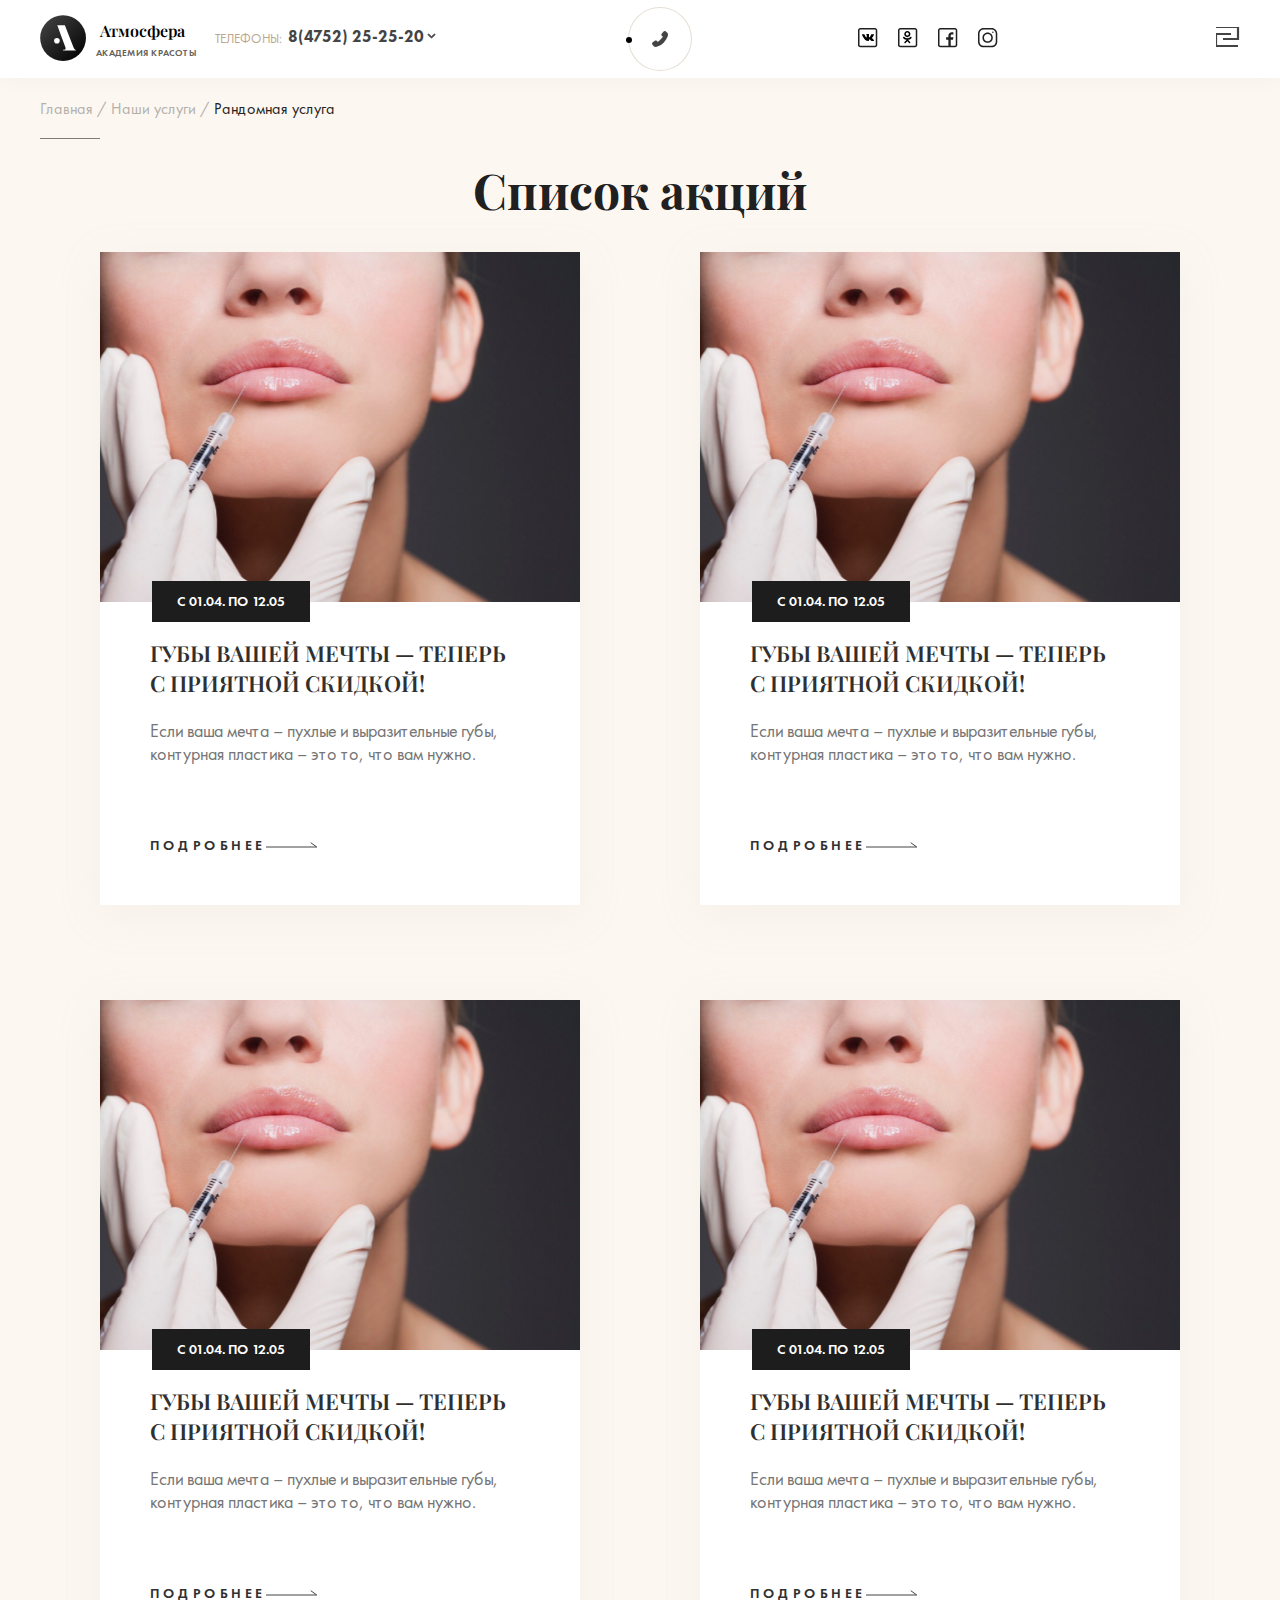
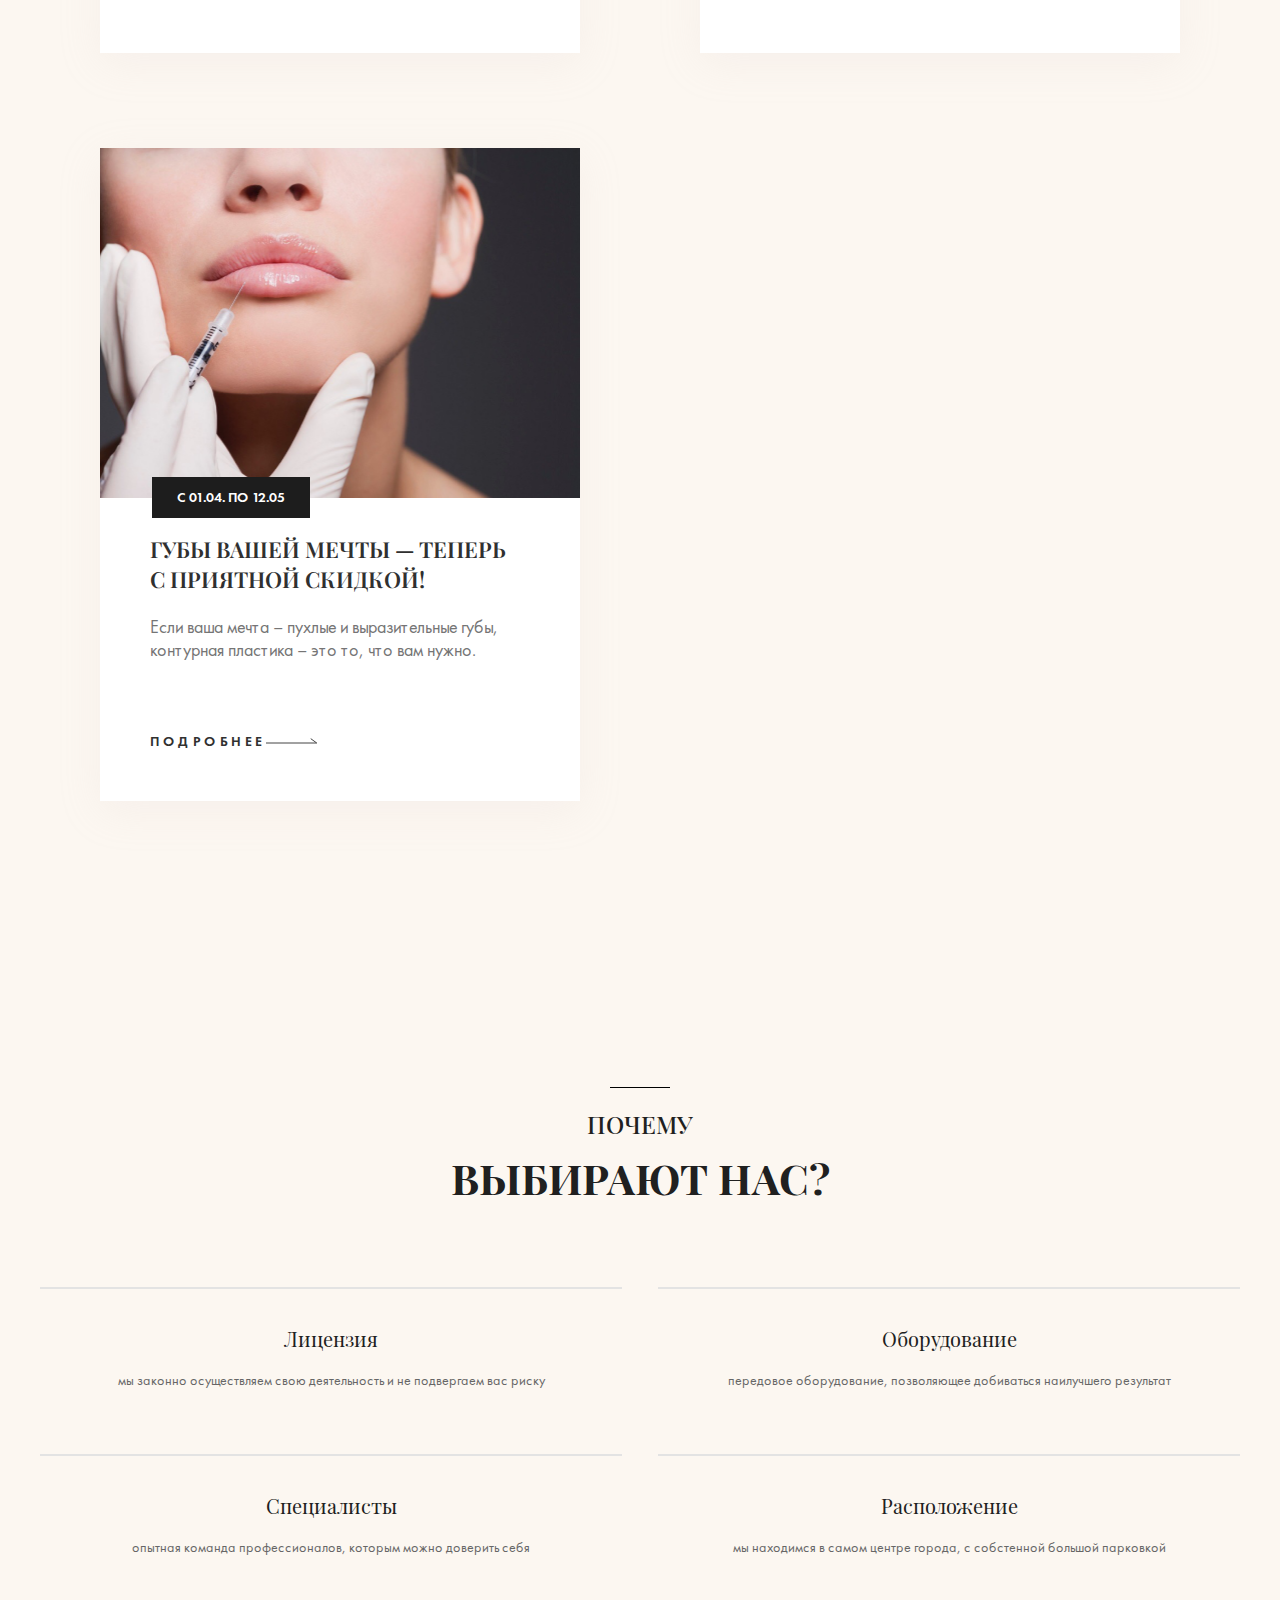
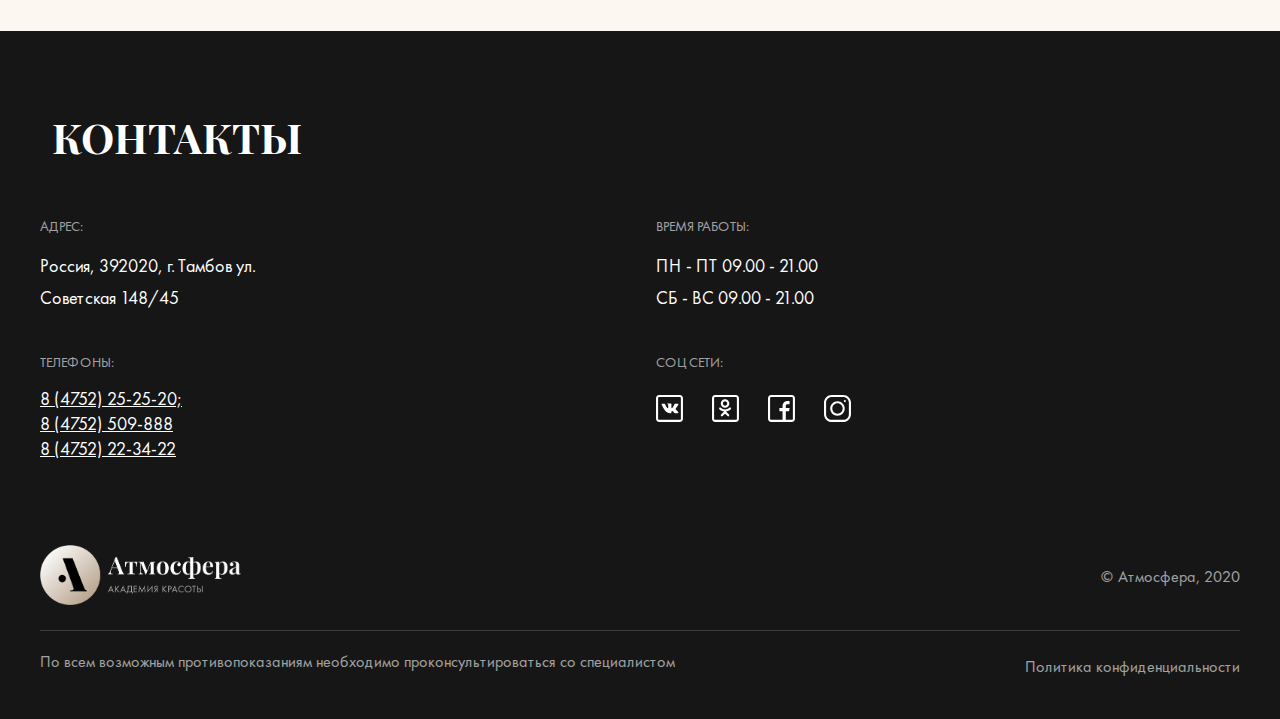
<file: articlelist.html>
<!DOCTYPE html>
<html lang="en">

<head>
    <meta charset="utf-8">
    <meta http-equiv="X-UA-Compatible" content="IE=edge">
    <meta name="viewport" content="width=device-width, initial-scale=1">
    <title>АТМОСФЕРА</title>
    <link href="https://fonts.googleapis.com/css2?family=Playfair+Display:ital,wght@0,400;0,500;0,600;0,700;0,800;0,900;1,400;1,500;1,600;1,700;1,800;1,900&display=swap" rel="stylesheet">
    <link rel="stylesheet" href="css/slick.css">
    <link rel="stylesheet" href="css/style.css">
</head>

<body>
    <header>
        <div class="container">
            <div class="wrap-header-block desktop-vision">
                <div class="left-header-block">
                    <ul class="header-nav">
                        <li class="upper-lvl services_button">
                            <span class="services_open"><svg width="24" height="21" viewBox="0 0 24 21" fill="none" xmlns="http://www.w3.org/2000/svg">
								<path d="M0 0H22V12H7" stroke="#444444" stroke-width="2.2"/>
								<path d="M22 19L0 19V7L15 7" stroke="#444444" stroke-width="2.2"/>
							</svg>
							</span>
                            <a href="#">Услуги</a>
                            <div class="wrap-popup-lvl">
                                <div class="all-hedden-content">
                                    <ul class="first-lvl-list">
                                        <li>
                                            <!--если есть боковая выпадашка 3го лвла то ссылку заворачивать в span-->
                                            <span><a href="#">Лазерная и аппаратная Косметология</a></span>
                                            <div class="second-lvl">
                                                <div class="wrap-second-lvl-list">
                                                    <p class="second-lvl-title">СПА-ЗОНА</p>
                                                    <ul class="second-lvl-list">
                                                        <li><a href="#">Чистка-уход Детокс от Styx(Стикс)</a></li>
                                                        <li><a href="#">Программа «Антистресс» от Styx</a></li>
                                                        <li><a href="#">Программа «Экспресс-уход» от Styx</a></li>
                                                        <li><a href="#">Комплексный уход Casmara «Регенерин»</a></li>
                                                        <li><a href="#">Комплексный уход Casmara «Эликсир»</a></li>
                                                        <li><a href="#">Комплексный уход Casmara «Интенсив Q-10»</a></li>
                                                        <li><a href="#">Уход антиоксидантный с ягодами Годжи</a></li>
                                                        <li><a href="#">Комплексный уход Histomer</a></li>
                                                    </ul>
                                                </div>
                                                <div class="wrap-second-lvl-list">
                                                    <p class="second-lvl-title">СПА-ЗОНА</p>
                                                    <ul class="second-lvl-list">
                                                        <li><a href="#">Глубокая механическая чистка лица</a></li>
                                                        <li><a href="#">Ультразвуковая комбинированная чистка лица</a></li>
                                                        <li><a href="#">Пилинг</a></li>
                                                        <li><a href="#">Восковая депиляция</a></li>
                                                        <li><a href="#">Шугаринг</a></li>
                                                        <li><a href="#">Биотатуаж бровей</a></li>
                                                        <li><a href="#">Наращивание ресниц</a></li>
                                                        <li><a href="#">Обертывания</a></li>
                                                    </ul>
                                                </div>
                                            </div>
                                        </li>
                                        <li>
                                            <a href="#">Инъекционная косметология</a>
                                        </li>
                                        <li>
                                            <a href="#">СПА-зона и соляная пещера</a>
                                        </li>
                                        <li>
                                            <a href="#">Эстетическая косметология</a>
                                        </li>
                                        <li>
                                            <a href="#">Парикмахерский зал</a>
                                        </li>
                                        <li>
                                            <a href="#">Ногтевой сервис</a>
                                        </li>
                                        <li>
                                            <a href="#">Интимная контурная пластика</a>
                                        </li>
                                        <li>
                                            <a href="#">Процедурный кабинет</a>
                                        </li>
                                    </ul>
                                </div>
                            </div>
                        </li>
                        <li>
                            <a href="#">Оборудование</a>
                        </li>
                        <li>
                            <a href="#">АКЦИИ</a>
                        </li>
                        <li>
                            <a href="#">О НАС</a>
                        </li>
                        <li>
                            <a href="#">Контакты</a>
                        </li>
                    </ul>
                </div>
                <div class="logo-header-block">
                    <div class="wrap-logo">
                        <svg width="73" height="72" viewBox="0 0 222 222" fill="none" xmlns="http://www.w3.org/2000/svg">
							<rect x="0.850098" y="0.849976" width="221" height="221" rx="110.5" fill="url(#paint0_linear)"/>
							<path d="M172.207 168.299C170.704 168.184 169.028 167.288 167.178 165.612C165.328 163.935 163.594 161.132 161.976 157.202L120.013 49C120.013 49 83.4124 49 83.4124 49L111.301 125.296L121.574 153.734C123.809 159.433 124.234 163.214 122.85 165.079L122.701 165.265C121.14 167.057 117.412 168.068 111.517 168.299V171.767C114.638 171.536 118.799 171.392 124.001 171.334C129.203 171.276 134.752 171.247 140.648 171.247C146.428 171.247 152.092 171.276 157.641 171.334C163.19 171.392 168.045 171.536 172.207 171.767V168.299Z" fill="white"/>
							<circle cx="81.6" cy="124.167" r="13.6" fill="white"/>
							<defs>
							<linearGradient id="paint0_linear" x1="-81.5533" y1="118.087" x2="110.995" y2="318.124" gradientUnits="userSpaceOnUse">
							<stop stop-color="#404040"/>
							<stop offset="1"/>
							</linearGradient>
							</defs>
						</svg>
                        <p class="logo-title">Атмосфера</p>
                        <p class="logo-text">Академия красоты</p>
                    </div>
                </div>
                <div class="right-header-block">
                    <ul class="header-social">
                        <li>
                            <a href="#">
								<svg width="20" height="20" viewBox="0 0 20 20" fill="none" xmlns="http://www.w3.org/2000/svg">
									<path fill-rule="evenodd" clip-rule="evenodd" d="M2.25786 0H17.0092C18.2542 0 19.2671 1.01288 19.2671 2.25786V17.0092C19.2671 18.2542 18.2542 19.2671 17.0092 19.2671H2.25786C1.01288 19.2671 0 18.2542 0 17.0092V2.25786C0 1.01288 1.01288 0 2.25786 0ZM17.0092 17.7618C17.4242 17.7618 17.7618 17.4242 17.7618 17.0092V2.25786C17.7618 1.84286 17.4242 1.50524 17.0092 1.50524H2.25786C1.84286 1.50524 1.50524 1.84286 1.50524 2.25786V17.0092C1.50524 17.4242 1.84286 17.7618 2.25786 17.7618H10.387H12.7193H17.0092Z" fill="#202020"/>
									<path d="M15.9364 12.3218C15.9218 12.2898 15.9083 12.2632 15.8957 12.2419C15.6875 11.8585 15.2896 11.388 14.7023 10.8301L14.6899 10.8173L14.6837 10.811L14.6774 10.8046H14.6711C14.4046 10.5448 14.2358 10.3702 14.1651 10.2807C14.0358 10.1104 14.0068 9.93793 14.0775 9.76321C14.1274 9.6312 14.315 9.35242 14.6398 8.92649C14.8107 8.70076 14.946 8.51984 15.0459 8.38354C15.7665 7.40401 16.079 6.77807 15.9831 6.50549L15.9459 6.44179C15.9209 6.40344 15.8563 6.36836 15.7523 6.33636C15.6481 6.30443 15.5148 6.29915 15.3523 6.32043L13.553 6.33314C13.5238 6.32258 13.4822 6.32356 13.428 6.33636C13.3738 6.34916 13.3467 6.35558 13.3467 6.35558L13.3154 6.37158L13.2906 6.3908C13.2697 6.40351 13.2468 6.42586 13.2218 6.45781C13.1969 6.48965 13.1761 6.52701 13.1595 6.56959C12.9636 7.08489 12.7408 7.56398 12.4909 8.00685C12.3367 8.27093 12.1952 8.49979 12.0659 8.69358C11.9368 8.88729 11.8285 9.03001 11.7411 9.1215C11.6536 9.21308 11.5746 9.28644 11.5037 9.34186C11.4328 9.39731 11.3788 9.42073 11.3413 9.41216C11.3038 9.40359 11.2684 9.39509 11.235 9.38659C11.1767 9.34824 11.1298 9.29609 11.0945 9.23008C11.059 9.16408 11.0351 9.081 11.0226 8.98093C11.0102 8.88078 11.0028 8.79464 11.0007 8.72222C10.9988 8.64988 10.9997 8.54756 11.0039 8.41556C11.0082 8.28348 11.0102 8.19412 11.0102 8.14727C11.0102 7.98542 11.0133 7.80976 11.0194 7.62025C11.0258 7.43074 11.0309 7.28059 11.0351 7.16997C11.0394 7.05924 11.0413 6.94209 11.0413 6.81859C11.0413 6.69508 11.034 6.59823 11.0194 6.52793C11.0051 6.45772 10.9831 6.38957 10.954 6.3235C10.9248 6.25749 10.882 6.20644 10.8259 6.17019C10.7697 6.13399 10.6998 6.10526 10.6166 6.08392C10.3959 6.03284 10.1147 6.0052 9.7731 6.00091C8.9984 5.99241 8.50062 6.04355 8.27986 6.15428C8.19239 6.20107 8.11324 6.26499 8.04247 6.34585C7.96747 6.43957 7.95701 6.49072 8.01115 6.49913C8.2611 6.53742 8.43805 6.62899 8.5422 6.77377L8.57973 6.85049C8.60892 6.90585 8.63807 7.00385 8.66724 7.14436C8.69637 7.28486 8.71516 7.4403 8.72344 7.61056C8.74423 7.92149 8.74423 8.18766 8.72344 8.40907C8.70258 8.63057 8.68289 8.80301 8.66409 8.92651C8.64529 9.05002 8.61719 9.1501 8.57973 9.22673C8.5422 9.30338 8.51723 9.35023 8.50471 9.36724C8.49222 9.38424 8.4818 9.39496 8.47353 9.39916C8.41939 9.42037 8.36308 9.43118 8.30481 9.43118C8.24644 9.43118 8.17567 9.40133 8.09238 9.34168C8.00912 9.28204 7.9227 9.2001 7.83313 9.09575C7.74356 8.99137 7.64255 8.84552 7.53004 8.65816C7.41763 8.4708 7.30099 8.24936 7.18019 7.99385L7.08025 7.80855C7.01777 7.68934 6.93243 7.51576 6.82413 7.28797C6.71576 7.06009 6.61998 6.83967 6.53671 6.62673C6.50342 6.5373 6.45342 6.46922 6.38679 6.42237L6.35551 6.40315C6.33472 6.38614 6.30135 6.36809 6.25557 6.34885C6.20973 6.32963 6.16189 6.31585 6.11186 6.30737L4.39994 6.32007C4.22501 6.32007 4.10631 6.36059 4.04381 6.44152L4.0188 6.4798C4.0063 6.50112 4 6.53518 4 6.58205C4 6.6289 4.0125 6.6864 4.03751 6.75449C4.28742 7.35501 4.55919 7.93416 4.85282 8.49203C5.14645 9.0499 5.40161 9.49929 5.61815 9.83977C5.83473 10.1805 6.05549 10.5021 6.28043 10.8044C6.50537 11.1067 6.65427 11.3005 6.72712 11.3857C6.80006 11.471 6.85735 11.5347 6.89899 11.5773L7.05522 11.7306C7.15518 11.8328 7.30197 11.9552 7.49566 12.0979C7.6894 12.2406 7.90388 12.3811 8.13921 12.5196C8.37459 12.6579 8.64842 12.7708 8.96085 12.8581C9.27324 12.9454 9.57729 12.9805 9.87304 12.9636H10.5916C10.7373 12.9507 10.8477 12.9039 10.9227 12.823L10.9476 12.791C10.9643 12.7656 10.98 12.7261 10.9944 12.6729C11.009 12.6197 11.0163 12.5611 11.0163 12.4973C11.012 12.3142 11.0256 12.1492 11.0568 12.0023C11.0879 11.8554 11.1234 11.7447 11.1631 11.6701C11.2028 11.5956 11.2476 11.5327 11.2974 11.4818C11.3474 11.4307 11.3829 11.3997 11.4038 11.3891C11.4246 11.3784 11.4411 11.3711 11.4536 11.3667C11.5536 11.3327 11.6712 11.3657 11.8067 11.4658C11.9421 11.5659 12.0691 11.6895 12.1879 11.8363C12.3066 11.9833 12.4492 12.1483 12.6158 12.3313C12.7825 12.5145 12.9283 12.6506 13.0532 12.7402L13.1781 12.8169C13.2615 12.868 13.3698 12.9149 13.5031 12.9574C13.6362 13 13.7528 13.0106 13.8529 12.9894L15.4523 12.9639C15.6105 12.9639 15.7336 12.9371 15.8209 12.8839C15.9084 12.8307 15.9604 12.7721 15.9771 12.7083C15.9938 12.6444 15.9947 12.572 15.9803 12.491C15.9655 12.4102 15.9509 12.3537 15.9364 12.3218Z" fill="black"/>
								</svg>
							</a>
                        </li>
                        <li>
                            <a href="#">
								<svg width="20" height="20" viewBox="0 0 20 20" fill="none" xmlns="http://www.w3.org/2000/svg">
									<path fill-rule="evenodd" clip-rule="evenodd" d="M2.25786 0H17.0092C18.2542 0 19.2671 1.01288 19.2671 2.25786V17.0092C19.2671 18.2542 18.2542 19.2671 17.0092 19.2671H2.25786C1.01288 19.2671 0 18.2542 0 17.0092V2.25786C0 1.01288 1.01288 0 2.25786 0ZM17.0092 17.7618C17.4242 17.7618 17.7618 17.4242 17.7618 17.0092V2.25786C17.7618 1.84286 17.4242 1.50524 17.0092 1.50524H2.25786C1.84286 1.50524 1.50524 1.84286 1.50524 2.25786V17.0092C1.50524 17.4242 1.84286 17.7618 2.25786 17.7618H10.387H12.7193H17.0092Z" fill="#202020"/>
									<path fill-rule="evenodd" clip-rule="evenodd" d="M6.24951 6.07507C6.24951 4.37917 7.62868 3 9.32458 3C11.0205 3 12.3997 4.37917 12.3997 6.07507C12.3997 7.77097 11.0205 9.15014 9.32458 9.15014C7.62868 9.15014 6.24951 7.77097 6.24951 6.07507ZM7.78705 6.07507C7.78705 6.92302 8.47663 7.61261 9.32458 7.61261C10.1725 7.61261 10.8621 6.92302 10.8621 6.07507C10.8621 5.22712 10.1725 4.53754 9.32458 4.53754C8.47663 4.53754 7.78705 5.22712 7.78705 6.07507Z" fill="black"/>
									<path d="M13.4017 9.06481C13.1011 8.76422 12.6153 8.76422 12.3147 9.06481C10.6665 10.7131 7.98346 10.7131 6.33445 9.06481C6.03386 8.76422 5.548 8.76422 5.24741 9.06481C4.94683 9.3654 4.94683 9.85126 5.24741 10.1526C6.20376 11.109 7.41611 11.654 8.66613 11.7962L6.47437 13.988C6.17378 14.2886 6.17378 14.7745 6.47437 15.075C6.77496 15.3756 7.26082 15.3756 7.56141 15.075L9.32419 13.3123L11.087 15.075C11.2369 15.225 11.4337 15.3003 11.6305 15.3003C11.8273 15.3003 12.0241 15.225 12.174 15.075C12.4746 14.7745 12.4746 14.2886 12.174 13.988L9.98226 11.7962C11.2323 11.654 12.4446 11.109 13.401 10.1526C13.7016 9.85203 13.7016 9.3654 13.4017 9.06481Z" fill="black"/>
								</svg>
							</a>
                        </li>
                        <li>
                            <a href="#">
								<svg width="20" height="20" viewBox="0 0 20 20" fill="none" xmlns="http://www.w3.org/2000/svg">
									<path fill-rule="evenodd" clip-rule="evenodd" d="M2.25786 0H17.0092C18.2542 0 19.2671 1.01288 19.2671 2.25786V17.0092C19.2671 18.2542 18.2542 19.2671 17.0092 19.2671H2.25786C1.01288 19.2671 0 18.2542 0 17.0092V2.25786C0 1.01288 1.01288 0 2.25786 0ZM17.0092 17.7618C17.4242 17.7618 17.7618 17.4242 17.7618 17.0092V2.25786C17.7618 1.84286 17.4242 1.50524 17.0092 1.50524H2.25786C1.84286 1.50524 1.50524 1.84286 1.50524 2.25786V17.0092C1.50524 17.4242 1.84286 17.7618 2.25786 17.7618H10.387V11.628H8.12829V9.29485H10.387V7.68327C10.387 5.76695 11.9319 4.21467 13.8482 4.21467H15.3911V6.54779H13.8482C13.2094 6.54779 12.7193 7.03793 12.7193 7.67672V9.29485H15.4287L15.0445 11.628H12.7193V17.7618H17.0092Z" fill="#202020"/>
								</svg>
							</a>
                        </li>
                        <li>
                            <a href="#">
								<svg width="20" height="20" viewBox="0 0 20 20" fill="none" xmlns="http://www.w3.org/2000/svg">
									<path fill-rule="evenodd" clip-rule="evenodd" d="M5.59678 0H13.6703C16.7564 0 19.2671 2.5107 19.2671 5.59678V13.6703C19.2671 16.7564 16.7564 19.2671 13.6703 19.2671H5.59678C2.5107 19.2671 0 16.7564 0 13.6703V5.59678C0 2.5107 2.5107 0 5.59678 0ZM13.6703 17.7618C15.9264 17.7618 17.7618 15.9264 17.7618 13.6703V5.59678C17.7618 3.34069 15.9264 1.50524 13.6703 1.50524H5.59678C3.34069 1.50524 1.50524 3.34069 1.50524 5.59678V13.6703C1.50524 15.9264 3.34069 17.7618 5.59678 17.7618H13.6703Z" fill="#202020"/>
									<path fill-rule="evenodd" clip-rule="evenodd" d="M4.44043 9.63353C4.44043 6.77004 6.77001 4.44045 9.6335 4.44045C12.497 4.44045 14.8266 6.77004 14.8266 9.63353C14.8266 12.497 12.497 14.8266 9.6335 14.8266C6.77001 14.8266 4.44043 12.497 4.44043 9.63353ZM5.94567 9.63353C5.94567 11.667 7.60004 13.3214 9.6335 13.3214C11.667 13.3214 13.3213 11.667 13.3213 9.63353C13.3213 7.60006 11.667 5.94569 9.6335 5.94569C7.60004 5.94569 5.94567 7.60006 5.94567 9.63353Z" fill="#202020"/>
									<circle cx="14.902" cy="4.36519" r="0.75262" fill="#202020"/>
								</svg>
							</a>
                        </li>
                    </ul>
                    <div class="header-tel">
                        <p class="tel-title">Телефоны:</p>
                        <div class="dropdown">
                            <div class="select">
                                <span class="arr">8(4752) 25-25-20</span>
                                <i class="fa fa-chevron-down">
									<svg width="9" height="6" viewBox="0 0 9 6" fill="none" xmlns="http://www.w3.org/2000/svg">
										<path d="M8 1.50262C8 1.363 7.95679 1.25131 7.87037 1.16754C7.76955 1.06981 7.65072 1.02094 7.51389 1.02094C7.37706 1.02094 7.26543 1.06981 7.17901 1.16754L4.52161 3.84817L1.8642 1.16754C1.63374 0.944154 1.40329 0.944154 1.17284 1.16754C0.942387 1.37696 0.942387 1.59337 1.17284 1.81675L4.17593 4.8534C4.27675 4.95113 4.39198 5 4.52161 5C4.65123 5 4.76646 4.95113 4.86728 4.8534L7.87037 1.81675C7.95679 1.73298 8 1.62827 8 1.50262Z" fill="#444444" stroke="#444444"/>
									</svg>
								</i>
                            </div>
                            <ul class="dropdown-menu" style="display: none;">
                                <li>8 (4752) 25-25-20</li>
                                <li>8 (4752) 50-98-88</li>
                                <li>8 (4752) 22-34-22</li>
                            </ul>
                        </div>
                    </div>
                    <a href="tel:8 (4752) 25-25-20" class="header-call">
                        <div class="wrap-circle">
                            <div class="circle-out">
                                <div class="progress"></div>
                                <div class="circle-in"></div>
                            </div>
                            <div class="circle-dots"><span></span></div>
                            <svg width="16" height="16" viewBox="0 0 16 16" fill="none" xmlns="http://www.w3.org/2000/svg">
								<path d="M3.40619 16C4.23758 16 5.13292 15.7869 6.09221 15.3607C8.11739 14.5723 9.97202 13.3363 11.6561 11.6529C13.3828 9.88421 14.6299 8.01964 15.3974 6.05918C16.1435 4.0561 16.1968 2.72427 15.5572 2.06368L15.4933 1.99975L13.5747 0.33762C13.2976 0.0605985 12.9672 -0.0459483 12.5834 0.0179798C12.1784 0.0605985 11.8693 0.199109 11.6561 0.433512L11.5922 0.49744L9.70555 2.86278C9.44974 3.1398 9.32717 3.45411 9.33782 3.80572C9.34848 4.15732 9.48172 4.47164 9.73753 4.74866C9.78017 4.79128 9.81214 4.81259 9.83346 4.81259L10.7928 5.45187C10.6862 6.06984 9.91873 7.09269 8.49045 8.52041C7.08348 9.92683 6.06024 10.694 5.42071 10.8218L4.78118 9.8629C4.78118 9.8416 4.75986 9.80963 4.71722 9.76701C4.44009 9.5113 4.12033 9.38344 3.75793 9.38344C3.39553 9.38344 3.08642 9.50065 2.83061 9.73505L0.464354 11.6209L0.400401 11.6849C0.144589 11.9406 0.011354 12.2602 0.000695141 12.6438C-0.00996368 13.0273 0.101954 13.347 0.336448 13.6027L1.99922 15.5205C2.02054 15.5205 2.0312 15.5312 2.0312 15.5525C2.32965 15.8508 2.78798 16 3.40619 16Z"/>
							</svg>
                        </div>
                    </a>
                    <div class="mobile-gamb">
                        <svg width="24" height="21" viewBox="0 0 24 21" fill="none" xmlns="http://www.w3.org/2000/svg">
							<path d="M0 0H22V12H7" stroke="#444444" stroke-width="2.2"/>
							<path d="M22 19L0 19V7L15 7" stroke="#444444" stroke-width="2.2"/>
						</svg>
                    </div>
                </div>
            </div>
            <div class="wrap-header-mobile-block">

            </div>
        </div>
    </header>
    <div class="breadcrumbs">
        <div class="container">
            <ul class="breadcrumbs-block">
                <li><a href="#">Главная</a></li>
                <li><a href="#">Наши услуги</a></li>
                <li><a href="#">Рандомная услуга</a></li>
            </ul>
        </div>
    </div>
    <section class="content">
        <div class="container">
            <div class="articleslist-block">
                <h1 class="articleslist-block-title">Список акций</h1>
                <div class="wrap-articleslist-block">
                    <div class="articleslist-item">
                        <div class="wrap-articleslist-item">
                            <div class="articleslist-item-top">
                                <img src="imgs/slider_1.png" alt="">
                                <p class="articleslist-item-date">с <span>01.04.</span> по <span>12.05</span></p>
                            </div>
                            <div class="articleslist-item-bottom">
                                <p class="articleslist-item-title">ГУБЫ ВАШЕЙ МЕЧТЫ — ТЕПЕРЬ С ПРИЯТНОЙ СКИДКОЙ!</p>
                                <p class="articleslist-item-text">Если ваша мечта – пухлые и выразительные губы, контурная пластика – это то, что вам нужно. </p>
                                <a href="#" class="articleslist-item-link">Подробнее
                                    <svg width="53" height="6" viewBox="0 0 53 6" fill="none" xmlns="http://www.w3.org/2000/svg">
                                        <path d="M0 5.00083H50.7368L44.736 0.661255" stroke="#444444"/>
                                    </svg>
                                </a>
                            </div>
                        </div>
                    </div>
                    <div class="articleslist-item">
                        <div class="wrap-articleslist-item">
                            <div class="articleslist-item-top">
                                <img src="imgs/slider_1.png" alt="">
                                <p class="articleslist-item-date">с <span>01.04.</span> по <span>12.05</span></p>
                            </div>
                            <div class="articleslist-item-bottom">
                                <p class="articleslist-item-title">ГУБЫ ВАШЕЙ МЕЧТЫ — ТЕПЕРЬ С ПРИЯТНОЙ СКИДКОЙ!</p>
                                <p class="articleslist-item-text">Если ваша мечта – пухлые и выразительные губы, контурная пластика – это то, что вам нужно. </p>
                                <a href="#" class="articleslist-item-link">Подробнее
                                    <svg width="53" height="6" viewBox="0 0 53 6" fill="none" xmlns="http://www.w3.org/2000/svg">
                                        <path d="M0 5.00083H50.7368L44.736 0.661255" stroke="#444444"/>
                                    </svg>
                                </a>
                            </div>
                        </div>
                    </div>
                    <div class="articleslist-item">
                        <div class="wrap-articleslist-item">
                            <div class="articleslist-item-top">
                                <img src="imgs/slider_1.png" alt="">
                                <p class="articleslist-item-date">с <span>01.04.</span> по <span>12.05</span></p>
                            </div>
                            <div class="articleslist-item-bottom">
                                <p class="articleslist-item-title">ГУБЫ ВАШЕЙ МЕЧТЫ — ТЕПЕРЬ С ПРИЯТНОЙ СКИДКОЙ!</p>
                                <p class="articleslist-item-text">Если ваша мечта – пухлые и выразительные губы, контурная пластика – это то, что вам нужно. </p>
                                <a href="#" class="articleslist-item-link">Подробнее
                                    <svg width="53" height="6" viewBox="0 0 53 6" fill="none" xmlns="http://www.w3.org/2000/svg">
                                        <path d="M0 5.00083H50.7368L44.736 0.661255" stroke="#444444"/>
                                    </svg>
                                </a>
                            </div>
                        </div>
                    </div>
                    <div class="articleslist-item">
                        <div class="wrap-articleslist-item">
                            <div class="articleslist-item-top">
                                <img src="imgs/slider_1.png" alt="">
                                <p class="articleslist-item-date">с <span>01.04.</span> по <span>12.05</span></p>
                            </div>
                            <div class="articleslist-item-bottom">
                                <p class="articleslist-item-title">ГУБЫ ВАШЕЙ МЕЧТЫ — ТЕПЕРЬ С ПРИЯТНОЙ СКИДКОЙ!</p>
                                <p class="articleslist-item-text">Если ваша мечта – пухлые и выразительные губы, контурная пластика – это то, что вам нужно. </p>
                                <a href="#" class="articleslist-item-link">Подробнее
                                    <svg width="53" height="6" viewBox="0 0 53 6" fill="none" xmlns="http://www.w3.org/2000/svg">
                                        <path d="M0 5.00083H50.7368L44.736 0.661255" stroke="#444444"/>
                                    </svg>
                                </a>
                            </div>
                        </div>
                    </div>
                    <div class="articleslist-item">
                        <div class="wrap-articleslist-item">
                            <div class="articleslist-item-top">
                                <img src="imgs/slider_1.png" alt="">
                                <p class="articleslist-item-date">с <span>01.04.</span> по <span>12.05</span></p>
                            </div>
                            <div class="articleslist-item-bottom">
                                <p class="articleslist-item-title">ГУБЫ ВАШЕЙ МЕЧТЫ — ТЕПЕРЬ С ПРИЯТНОЙ СКИДКОЙ!</p>
                                <p class="articleslist-item-text">Если ваша мечта – пухлые и выразительные губы, контурная пластика – это то, что вам нужно. </p>
                                <a href="#" class="articleslist-item-link">Подробнее
                                    <svg width="53" height="6" viewBox="0 0 53 6" fill="none" xmlns="http://www.w3.org/2000/svg">
                                        <path d="M0 5.00083H50.7368L44.736 0.661255" stroke="#444444"/>
                                    </svg>
                                </a>
                            </div>
                        </div>
                    </div>
                </div>
            </div>
        </div>
    </section>
    <section class="utp">
        <h2 class="utp-title">ПОЧЕМУ<span>ВЫБИРАЮТ НАС?</span></h2>
        <div class="container">
            <div class="wrap-utp-block">
                <div class="utp-item">
                    <span class="utp-line"></span>
                    <p class="utp-item-title">Лицензия</p>
                    <p class="utp-text">мы законно осуществляем свою деятельность и не подвергаем вас риску</p>
                </div>
                <div class="utp-item">
                    <span class="utp-line"></span>
                    <p class="utp-item-title">Оборудование</p>
                    <p class="utp-text">передовое оборудование, позволяющее добиваться наилучшего результат</p>
                </div>
                <div class="utp-item">
                    <span class="utp-line"></span>
                    <p class="utp-item-title">Специалисты</p>
                    <p class="utp-text">опытная команда профессионалов, которым можно доверить себя</p>
                </div>
                <div class="utp-item">
                    <span class="utp-line"></span>
                    <p class="utp-item-title">Расположение</p>
                    <p class="utp-text">мы находимся в самом центре города, с собстенной большой парковкой</p>
                </div>
            </div>
        </div>
    </section>
    <footer>
        <div class="container">
            <p class="footer-title">Контакты</p>
            <div class="wrap-footer-contacts">
                <div class="footer-contacts-item">
                    <p class="footer-contacts-item-title">АДРЕС:</p>
                    <p class="footer-contacts-item-adress">Россия, 392020, г. Тамбов ул. Советская 148/45</p>
                </div>
                <div class="footer-contacts-item">
                    <p class="footer-contacts-item-title">Время работы:</p>
                    <ul class="time-work">
                        <li>ПН - ПТ 09.00 - 21.00</li>
                        <li>СБ - ВС 09.00 - 21.00</li>
                    </ul>
                </div>
                <div class="footer-contacts-item">
                    <p class="footer-contacts-item-title">Телефоны:</p>
                    <ul class="footer-tel">
                        <li><a href="tel:84752252520">8 (4752) 25-25-20;</a></li>
                        <li><a href="tel:84752509888">8 (4752) 509-888</a></li>
                        <li><a href="tel:84752223422">8 (4752) 22-34-22</a></li>
                    </ul>
                </div>
                <div class="footer-contacts-item">
                    <p class="footer-contacts-item-title">Соц сети:</p>
                    <ul class="footer-social">
                        <li>
                            <a href="#">
							<svg width="27" height="27" viewBox="0 0 27 27" fill="none" xmlns="http://www.w3.org/2000/svg">
								<path fill-rule="evenodd" clip-rule="evenodd" d="M3.161 0H23.8129C25.5559 0 26.9739 1.41803 26.9739 3.161V23.8129C26.9739 25.5559 25.5559 26.9739 23.8129 26.9739H3.161C1.41803 26.9739 0 25.5559 0 23.8129V3.161C0 1.41803 1.41803 0 3.161 0ZM23.8129 24.8666C24.3939 24.8666 24.8666 24.3939 24.8666 23.8129V3.161C24.8666 2.58001 24.3939 2.10733 23.8129 2.10733H3.161C2.58001 2.10733 2.10733 2.58001 2.10733 3.161V23.8129C2.10733 24.3939 2.58001 24.8666 3.161 24.8666H14.5418H17.807H23.8129Z" fill="white"/>
								<path d="M22.311 17.2504C22.2907 17.2056 22.2717 17.1684 22.2541 17.1386C21.9626 16.6019 21.4056 15.9431 20.5834 15.162L20.566 15.1441L20.5573 15.1353L20.5485 15.1264H20.5397C20.1665 14.7627 19.9302 14.5181 19.8313 14.3929C19.6502 14.1544 19.6097 13.913 19.7086 13.6684C19.7785 13.4836 20.0411 13.0933 20.4959 12.497C20.735 12.181 20.9245 11.9277 21.0644 11.7369C22.0733 10.3655 22.5107 9.4892 22.3765 9.10758L22.3244 9.01841C22.2893 8.96472 22.199 8.9156 22.0533 8.87081C21.9074 8.82611 21.7208 8.81872 21.4934 8.84851L18.9743 8.8663C18.9335 8.85151 18.8752 8.85289 18.7993 8.87081C18.7235 8.88873 18.6855 8.89772 18.6855 8.89772L18.6417 8.92011L18.6069 8.94702C18.5777 8.96481 18.5456 8.9961 18.5106 9.04083C18.4758 9.08541 18.4467 9.13772 18.4234 9.19733C18.1491 9.91874 17.8373 10.5895 17.4873 11.2095C17.2715 11.5792 17.0734 11.8996 16.8924 12.1709C16.7117 12.4421 16.5601 12.6419 16.4377 12.77C16.3152 12.8982 16.2046 13.0009 16.1052 13.0785C16.0061 13.1561 15.9304 13.1889 15.8779 13.1769C15.8254 13.1649 15.7759 13.153 15.7291 13.1411C15.6475 13.0874 15.5819 13.0144 15.5324 12.922C15.4827 12.8296 15.4492 12.7133 15.4317 12.5732C15.4143 12.433 15.404 12.3124 15.4011 12.211C15.3984 12.1097 15.3996 11.9665 15.4055 11.7817C15.4116 11.5968 15.4143 11.4717 15.4143 11.4061C15.4143 11.1795 15.4187 10.9336 15.4273 10.6683C15.4362 10.4029 15.4433 10.1927 15.4493 10.0379C15.4552 9.88284 15.458 9.71883 15.458 9.54593C15.458 9.37302 15.4477 9.23742 15.4273 9.139C15.4072 9.04071 15.3764 8.9453 15.3357 8.8528C15.2948 8.76039 15.235 8.68891 15.1564 8.63817C15.0777 8.58749 14.9798 8.54727 14.8634 8.51739C14.5543 8.44587 14.1607 8.40719 13.6824 8.40117C12.5979 8.38927 11.901 8.46088 11.5919 8.6159C11.4694 8.6814 11.3586 8.77089 11.2596 8.88409C11.1546 9.01531 11.1399 9.08691 11.2157 9.09869C11.5656 9.15228 11.8134 9.28049 11.9592 9.48319L12.0117 9.5906C12.0526 9.66809 12.0934 9.80529 12.1342 10.002C12.175 10.1987 12.2013 10.4163 12.2129 10.6547C12.242 11.09 12.242 11.4626 12.2129 11.7726C12.1837 12.0827 12.1561 12.3241 12.1298 12.497C12.1035 12.6699 12.0642 12.81 12.0117 12.9173C11.9592 13.0246 11.9242 13.0902 11.9067 13.114C11.8892 13.1378 11.8746 13.1528 11.863 13.1587C11.7872 13.1884 11.7084 13.2036 11.6268 13.2036C11.5451 13.2036 11.446 13.1618 11.3294 13.0783C11.2129 12.9948 11.0919 12.88 10.9665 12.734C10.8411 12.5878 10.6997 12.3836 10.5422 12.1213C10.3848 11.859 10.2215 11.549 10.0524 11.1913L9.91245 10.9319C9.82498 10.765 9.7055 10.522 9.55388 10.2031C9.40216 9.88403 9.26806 9.57543 9.15149 9.27733C9.10489 9.15213 9.03489 9.05681 8.9416 8.99122L8.89782 8.96431C8.86871 8.9405 8.82199 8.91523 8.7579 8.88829C8.69372 8.86138 8.62674 8.84209 8.55671 8.83021L6.16002 8.84801C5.91511 8.84801 5.74893 8.90473 5.66143 9.01803L5.62641 9.07163C5.60892 9.10148 5.6001 9.14915 5.6001 9.21477C5.6001 9.28037 5.61759 9.36087 5.65261 9.45619C6.00248 10.2969 6.38296 11.1077 6.79405 11.8887C7.20513 12.6698 7.56236 13.2989 7.86551 13.7756C8.16872 14.2526 8.47779 14.7028 8.7927 15.126C9.10762 15.5493 9.31607 15.8206 9.41806 15.9398C9.52017 16.0592 9.60038 16.1485 9.65868 16.2081L9.8774 16.4227C10.0173 16.5658 10.2229 16.7372 10.494 16.9369C10.7653 17.1367 11.0655 17.3334 11.395 17.5274C11.7245 17.721 12.1079 17.879 12.5453 18.0012C12.9826 18.1235 13.4083 18.1726 13.8224 18.1489H14.8283C15.0323 18.1309 15.1869 18.0653 15.2919 17.9521L15.3267 17.9073C15.3501 17.8717 15.372 17.8164 15.3922 17.742C15.4127 17.6675 15.4229 17.5854 15.4229 17.4961C15.4169 17.2398 15.436 17.0087 15.4796 16.8031C15.5232 16.5975 15.5729 16.4424 15.6285 16.338C15.684 16.2337 15.7467 16.1457 15.8165 16.0744C15.8864 16.0029 15.9362 15.9595 15.9654 15.9446C15.9945 15.9296 16.0177 15.9194 16.0352 15.9133C16.1751 15.8657 16.3398 15.9118 16.5295 16.0521C16.7191 16.1922 16.8969 16.3652 17.0632 16.5708C17.2294 16.7766 17.429 17.0075 17.6623 17.2638C17.8956 17.5202 18.0997 17.7108 18.2745 17.8362L18.4494 17.9435C18.5662 18.0151 18.7178 18.0807 18.9045 18.1403C19.0908 18.1999 19.254 18.2148 19.3942 18.185L21.6333 18.1493C21.8548 18.1493 22.0271 18.1118 22.1494 18.0374C22.2718 17.9629 22.3446 17.8808 22.3681 17.7915C22.3915 17.7021 22.3927 17.6007 22.3725 17.4873C22.3518 17.3742 22.3313 17.2951 22.311 17.2504Z" fill="white"/>
							</svg>
						</a>
                        </li>
                        <li>
                            <a href="#">
							<svg width="27" height="27" viewBox="0 0 27 27" fill="none" xmlns="http://www.w3.org/2000/svg">
								<path fill-rule="evenodd" clip-rule="evenodd" d="M3.161 0H23.8129C25.5559 0 26.9739 1.41803 26.9739 3.161V23.8129C26.9739 25.5559 25.5559 26.9739 23.8129 26.9739H3.161C1.41803 26.9739 0 25.5559 0 23.8129V3.161C0 1.41803 1.41803 0 3.161 0ZM23.8129 24.8666C24.3939 24.8666 24.8666 24.3939 24.8666 23.8129V3.161C24.8666 2.58001 24.3939 2.10733 23.8129 2.10733H3.161C2.58001 2.10733 2.10733 2.58001 2.10733 3.161V23.8129C2.10733 24.3939 2.58001 24.8666 3.161 24.8666H14.5418H17.807H23.8129Z" fill="white"/>
								<path fill-rule="evenodd" clip-rule="evenodd" d="M8.74902 8.5053C8.74902 6.13103 10.6799 4.2002 13.0541 4.2002C15.4284 4.2002 17.3592 6.13103 17.3592 8.5053C17.3592 10.8796 15.4284 12.8104 13.0541 12.8104C10.6799 12.8104 8.74902 10.8796 8.74902 8.5053ZM10.9016 8.5053C10.9016 9.69243 11.867 10.6578 13.0541 10.6578C14.2413 10.6578 15.2067 9.69243 15.2067 8.5053C15.2067 7.31816 14.2413 6.35275 13.0541 6.35275C11.867 6.35275 10.9016 7.31816 10.9016 8.5053Z" fill="white"/>
								<path d="M18.7629 12.6911C18.3421 12.2703 17.6619 12.2703 17.2411 12.6911C14.9335 14.9986 11.1773 14.9986 8.86872 12.6911C8.4479 12.2703 7.76769 12.2703 7.34687 12.6911C6.92604 13.1119 6.92604 13.7921 7.34687 14.214C8.68575 15.5529 10.383 16.316 12.1331 16.5151L9.0646 19.5836C8.64378 20.0044 8.64378 20.6846 9.0646 21.1054C9.48543 21.5262 10.1656 21.5262 10.5865 21.1054L13.0544 18.6375L15.5223 21.1054C15.7321 21.3153 16.0077 21.4208 16.2832 21.4208C16.5587 21.4208 16.8342 21.3153 17.0441 21.1054C17.4649 20.6846 17.4649 20.0044 17.0441 19.5836L13.9756 16.5151C15.7257 16.316 17.423 15.5529 18.7618 14.214C19.1827 13.7932 19.1827 13.1119 18.7629 12.6911Z" fill="white"/>
							</svg>
						</a>
                        </li>
                        <li>
                            <a href="#">
							<svg width="27" height="27" viewBox="0 0 27 27" fill="none" xmlns="http://www.w3.org/2000/svg">
								<path fill-rule="evenodd" clip-rule="evenodd" d="M3.161 0H23.8129C25.5559 0 26.9739 1.41803 26.9739 3.161V23.8129C26.9739 25.5559 25.5559 26.9739 23.8129 26.9739H3.161C1.41803 26.9739 0 25.5559 0 23.8129V3.161C0 1.41803 1.41803 0 3.161 0ZM23.8129 24.8666C24.3939 24.8666 24.8666 24.3939 24.8666 23.8129V3.161C24.8666 2.58001 24.3939 2.10733 23.8129 2.10733H3.161C2.58001 2.10733 2.10733 2.58001 2.10733 3.161V23.8129C2.10733 24.3939 2.58001 24.8666 3.161 24.8666H14.5418V16.2792H11.3796V13.0128H14.5418V10.7566C14.5418 8.07373 16.7047 5.90054 19.3875 5.90054H21.5475V9.16691H19.3875C18.4932 9.16691 17.807 9.85311 17.807 10.7474V13.0128H21.6002L21.0623 16.2792H17.807V24.8666H23.8129Z" fill="white"/>
							</svg>
						</a>
                        </li>
                        <li>
                            <a href="#">
							<svg width="27" height="27" viewBox="0 0 27 27" fill="none" xmlns="http://www.w3.org/2000/svg">
								<path fill-rule="evenodd" clip-rule="evenodd" d="M7.83549 0H19.1384C23.4589 0 26.9739 3.51498 26.9739 7.83549V19.1384C26.9739 23.4589 23.4589 26.9739 19.1384 26.9739H7.83549C3.51498 26.9739 0 23.4589 0 19.1384V7.83549C0 3.51498 3.51498 0 7.83549 0ZM19.1384 24.8666C22.2969 24.8666 24.8666 22.2969 24.8666 19.1384V7.83549C24.8666 4.67697 22.2969 2.10733 19.1384 2.10733H7.83549C4.67697 2.10733 2.10733 4.67697 2.10733 7.83549V19.1384C2.10733 22.2969 4.67697 24.8666 7.83549 24.8666H19.1384Z" fill="white"/>
								<path fill-rule="evenodd" clip-rule="evenodd" d="M6.2168 13.4871C6.2168 9.47821 9.47821 6.2168 13.4871 6.2168C17.496 6.2168 20.7574 9.47821 20.7574 13.4871C20.7574 17.496 17.496 20.7574 13.4871 20.7574C9.47821 20.7574 6.2168 17.496 6.2168 13.4871ZM8.32413 13.4871C8.32413 16.334 10.6403 18.6501 13.4871 18.6501C16.334 18.6501 18.6501 16.334 18.6501 13.4871C18.6501 10.6403 16.334 8.32413 13.4871 8.32413C10.6403 8.32413 8.32413 10.6403 8.32413 13.4871Z" fill="white"/>
								<circle cx="20.8627" cy="6.11128" r="1.05367" fill="white"/>
							</svg>
						</a>
                        </li>
                    </ul>
                </div>
            </div>
        </div>
        <div class="footer-bottom-block">
            <div class="container">
                <div class="wrap-footer-bottom-block">
                    <div class="footer-logo">
                        <img src="imgs/footer_logo.png" alt="">
                    </div>
                    <div class="footer-copyright">
                        <p class="copyright">© Атмосфера, 2020</p>
                    </div>
                    <div class="footer-line"></div>
                    <div class="footer-warning">
                        <p class="footer-warning-text">По всем возможным противопоказаниям необходимо проконсультироваться со специалистом</p>
                    </div>
                    <div class="footer-political">
                        <a href="#" class="footer-political-link">Политика конфиденциальности</a>
                    </div>
                </div>
            </div>
        </div>
    </footer>
</body>
<script src="https://cdnjs.cloudflare.com/ajax/libs/jquery/3.2.1/jquery.min.js"></script>
<script src="js/slick.min.js"></script>
<script src="js/masonry.pkgd.min.js"></script>
<script src="js/main.js"></script>

</html>
</file>
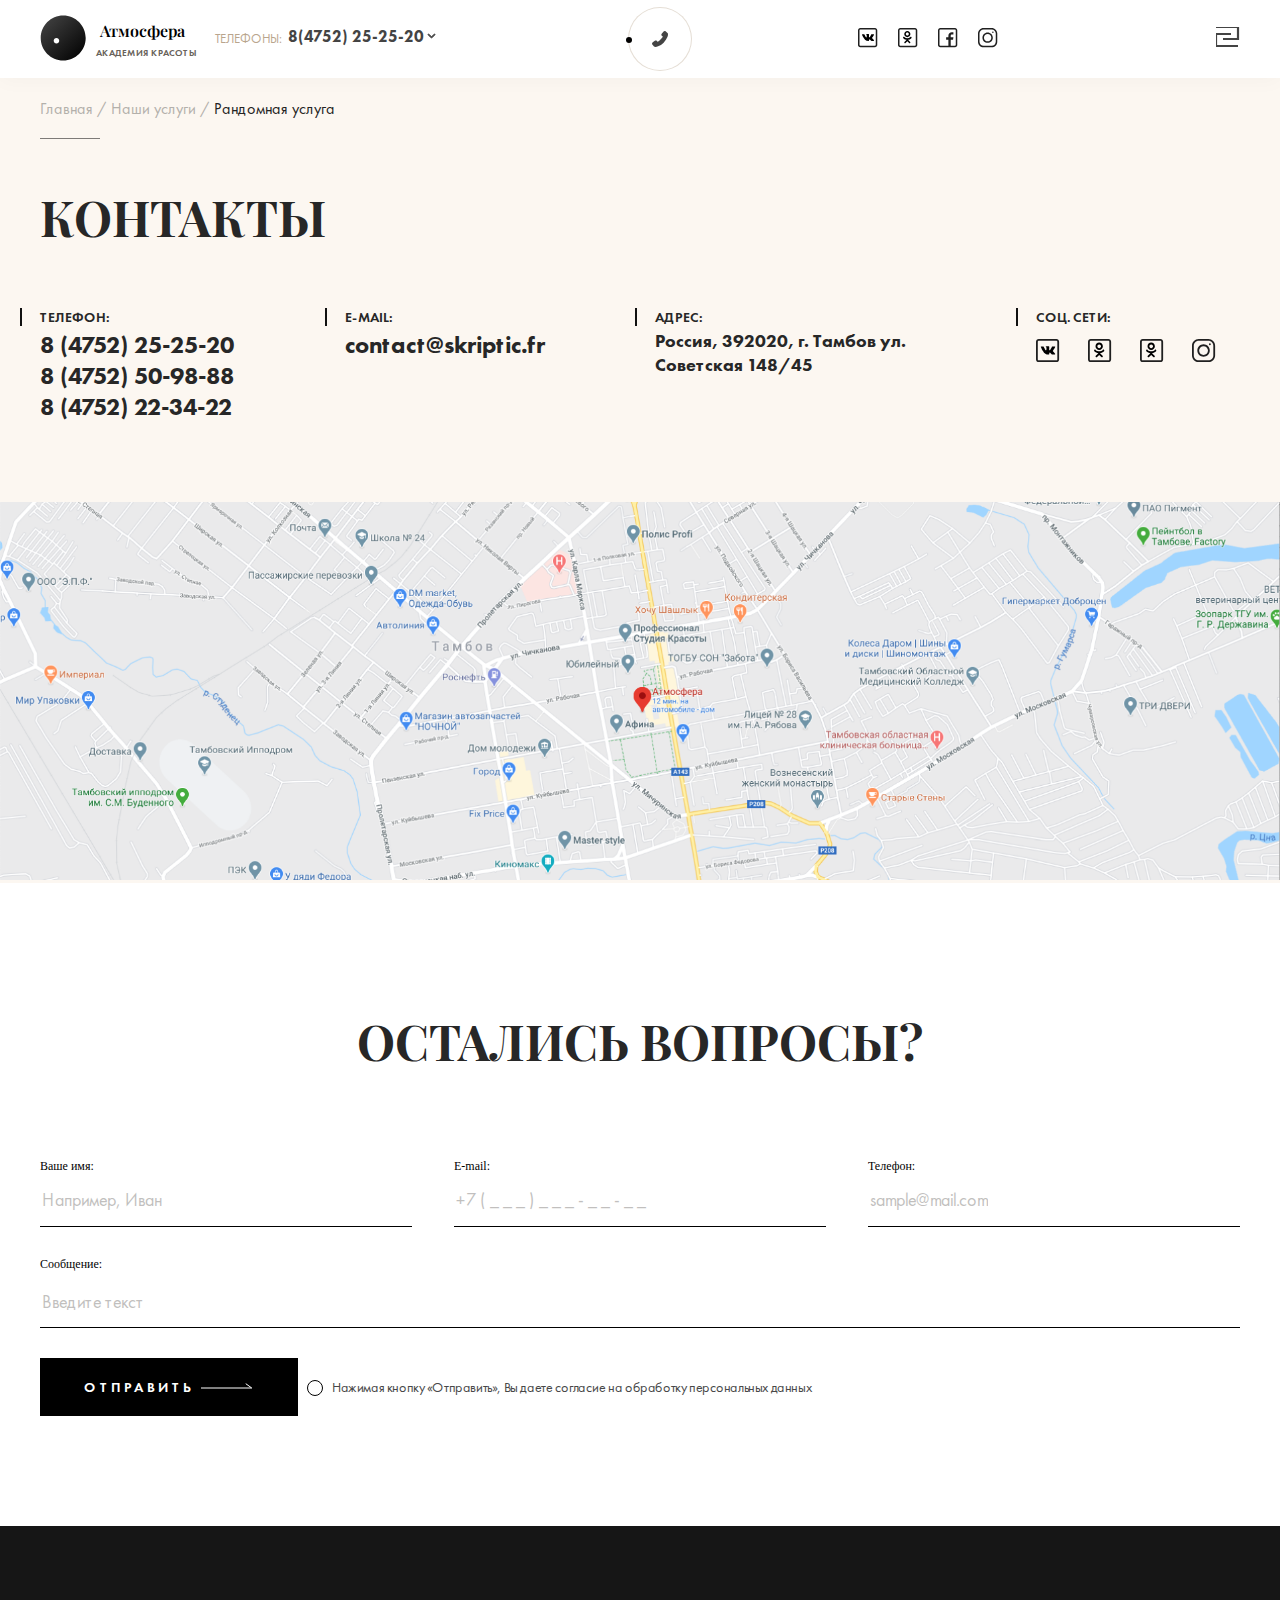
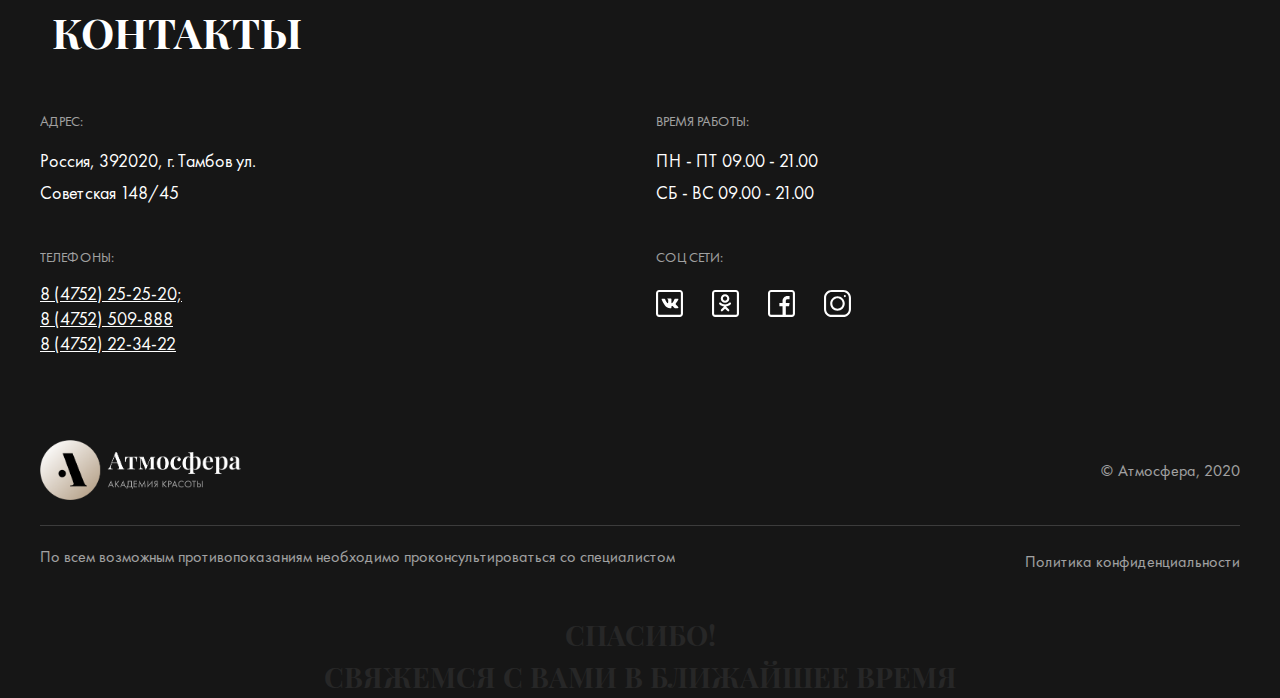
<file: contacts.html>
<!DOCTYPE html>
<html lang="en">

<head>
    <meta charset="utf-8">
    <meta http-equiv="X-UA-Compatible" content="IE=edge">
    <meta name="viewport" content="width=device-width, initial-scale=1">
    <title>АТМОСФЕРА</title>
    <link href="https://fonts.googleapis.com/css2?family=Playfair+Display:ital,wght@0,400;0,500;0,600;0,700;0,800;0,900;1,400;1,500;1,600;1,700;1,800;1,900&display=swap" rel="stylesheet">
    <link rel="stylesheet" href="css/jquery.fancybox.min.css">
    <link rel="stylesheet" href="css/slick.css">
    <link rel="stylesheet" href="css/style.css">
</head>

<body>
    <header>
        <div class="container">
            <div class="wrap-header-block desktop-vision">
                <div class="left-header-block">
                    <ul class="header-nav">
                        <li class="upper-lvl services_button">
                            <span class="services_open"><svg width="24" height="21" viewBox="0 0 24 21" fill="none" xmlns="http://www.w3.org/2000/svg">
								<path d="M0 0H22V12H7" stroke="#444444" stroke-width="2.2"/>
								<path d="M22 19L0 19V7L15 7" stroke="#444444" stroke-width="2.2"/>
							</svg>
						</span>
                            <a href="#">Услуги</a>
                            <div class="wrap-popup-lvl">
                                <div class="all-hedden-content">
                                    <ul class="first-lvl-list">
                                        <li>
                                            <!--если есть боковая выпадашка 3го лвла то ссылку заворачивать в span-->
                                            <span><a href="#">Лазерная и аппаратная Косметология</a></span>
                                            <div class="second-lvl">
                                                <div class="wrap-second-lvl-list">
                                                    <p class="second-lvl-title">СПА-ЗОНА</p>
                                                    <ul class="second-lvl-list">
                                                        <li><a href="#">Чистка-уход Детокс от Styx(Стикс)</a></li>
                                                        <li><a href="#">Программа «Антистресс» от Styx</a></li>
                                                        <li><a href="#">Программа «Экспресс-уход» от Styx</a></li>
                                                        <li><a href="#">Комплексный уход Casmara «Регенерин»</a></li>
                                                        <li><a href="#">Комплексный уход Casmara «Эликсир»</a></li>
                                                        <li><a href="#">Комплексный уход Casmara «Интенсив Q-10»</a></li>
                                                        <li><a href="#">Уход антиоксидантный с ягодами Годжи</a></li>
                                                        <li><a href="#">Комплексный уход Histomer</a></li>
                                                    </ul>
                                                </div>
                                                <div class="wrap-second-lvl-list">
                                                    <p class="second-lvl-title">СПА-ЗОНА</p>
                                                    <ul class="second-lvl-list">
                                                        <li><a href="#">Глубокая механическая чистка лица</a></li>
                                                        <li><a href="#">Ультразвуковая комбинированная чистка лица</a></li>
                                                        <li><a href="#">Пилинг</a></li>
                                                        <li><a href="#">Восковая депиляция</a></li>
                                                        <li><a href="#">Шугаринг</a></li>
                                                        <li><a href="#">Биотатуаж бровей</a></li>
                                                        <li><a href="#">Наращивание ресниц</a></li>
                                                        <li><a href="#">Обертывания</a></li>
                                                    </ul>
                                                </div>
                                            </div>
                                        </li>
                                        <li>
                                            <a href="#">Инъекционная косметология</a>
                                        </li>
                                        <li>
                                            <a href="#">СПА-зона и соляная пещера</a>
                                        </li>
                                        <li>
                                            <a href="#">Эстетическая косметология</a>
                                        </li>
                                        <li>
                                            <a href="#">Парикмахерский зал</a>
                                        </li>
                                        <li>
                                            <a href="#">Ногтевой сервис</a>
                                        </li>
                                        <li>
                                            <a href="#">Интимная контурная пластика</a>
                                        </li>
                                        <li>
                                            <a href="#">Процедурный кабинет</a>
                                        </li>
                                    </ul>
                                </div>
                            </div>
                        </li>
                        <li>
                            <a href="#">Оборудование</a>
                        </li>
                        <li>
                            <a href="#">АКЦИИ</a>
                        </li>
                        <li>
                            <a href="#">О НАС</a>
                        </li>
                        <li>
                            <a href="#popup-form" class="btn-popup">Контакты</a>
                        </li>
                    </ul>
                </div>
                <div class="logo-header-block">
                    <div class="wrap-logo">
                        <svg width="73" height="72" viewBox="0 0 73 72" fill="none" xmlns="http://www.w3.org/2000/svg">
						<path fill-rule="evenodd" clip-rule="evenodd" d="M36.8271 0.274559C17.1145 0.274559 1.13428 16.2548 1.13428 35.9674C1.13428 55.6799 17.1145 71.6602 36.8271 71.6602C56.5397 71.6602 72.5199 55.6799 72.5199 35.9674C72.5199 16.2548 56.5397 0.274559 36.8271 0.274559ZM26.1192 44.5973C28.5454 44.5973 30.5122 42.6305 30.5122 40.2044C30.5122 37.7782 28.5454 35.8114 26.1192 35.8114C23.6931 35.8114 21.7263 37.7782 21.7263 40.2044C21.7263 42.6305 23.6931 44.5973 26.1192 44.5973Z" fill="url(#paint0_linear)"/>
						<defs>
							<linearGradient id="paint0_linear" x1="-25.483" y1="38.1436" x2="36.7123" y2="102.758" gradientUnits="userSpaceOnUse">
								<stop stop-color="#404040"/>
								<stop offset="1"/>
							</linearGradient>
						</defs>
					</svg>
                        <p class="logo-title">Атмосфера</p>
                        <p class="logo-text">Академия красоты</p>
                    </div>
                </div>
                <div class="right-header-block">
                    <ul class="header-social">
                        <li>
                            <a href="#">
							<svg width="20" height="20" viewBox="0 0 20 20" fill="none" xmlns="http://www.w3.org/2000/svg">
								<path fill-rule="evenodd" clip-rule="evenodd" d="M2.25786 0H17.0092C18.2542 0 19.2671 1.01288 19.2671 2.25786V17.0092C19.2671 18.2542 18.2542 19.2671 17.0092 19.2671H2.25786C1.01288 19.2671 0 18.2542 0 17.0092V2.25786C0 1.01288 1.01288 0 2.25786 0ZM17.0092 17.7618C17.4242 17.7618 17.7618 17.4242 17.7618 17.0092V2.25786C17.7618 1.84286 17.4242 1.50524 17.0092 1.50524H2.25786C1.84286 1.50524 1.50524 1.84286 1.50524 2.25786V17.0092C1.50524 17.4242 1.84286 17.7618 2.25786 17.7618H10.387H12.7193H17.0092Z" fill="#202020"/>
								<path d="M15.9364 12.3218C15.9218 12.2898 15.9083 12.2632 15.8957 12.2419C15.6875 11.8585 15.2896 11.388 14.7023 10.8301L14.6899 10.8173L14.6837 10.811L14.6774 10.8046H14.6711C14.4046 10.5448 14.2358 10.3702 14.1651 10.2807C14.0358 10.1104 14.0068 9.93793 14.0775 9.76321C14.1274 9.6312 14.315 9.35242 14.6398 8.92649C14.8107 8.70076 14.946 8.51984 15.0459 8.38354C15.7665 7.40401 16.079 6.77807 15.9831 6.50549L15.9459 6.44179C15.9209 6.40344 15.8563 6.36836 15.7523 6.33636C15.6481 6.30443 15.5148 6.29915 15.3523 6.32043L13.553 6.33314C13.5238 6.32258 13.4822 6.32356 13.428 6.33636C13.3738 6.34916 13.3467 6.35558 13.3467 6.35558L13.3154 6.37158L13.2906 6.3908C13.2697 6.40351 13.2468 6.42586 13.2218 6.45781C13.1969 6.48965 13.1761 6.52701 13.1595 6.56959C12.9636 7.08489 12.7408 7.56398 12.4909 8.00685C12.3367 8.27093 12.1952 8.49979 12.0659 8.69358C11.9368 8.88729 11.8285 9.03001 11.7411 9.1215C11.6536 9.21308 11.5746 9.28644 11.5037 9.34186C11.4328 9.39731 11.3788 9.42073 11.3413 9.41216C11.3038 9.40359 11.2684 9.39509 11.235 9.38659C11.1767 9.34824 11.1298 9.29609 11.0945 9.23008C11.059 9.16408 11.0351 9.081 11.0226 8.98093C11.0102 8.88078 11.0028 8.79464 11.0007 8.72222C10.9988 8.64988 10.9997 8.54756 11.0039 8.41556C11.0082 8.28348 11.0102 8.19412 11.0102 8.14727C11.0102 7.98542 11.0133 7.80976 11.0194 7.62025C11.0258 7.43074 11.0309 7.28059 11.0351 7.16997C11.0394 7.05924 11.0413 6.94209 11.0413 6.81859C11.0413 6.69508 11.034 6.59823 11.0194 6.52793C11.0051 6.45772 10.9831 6.38957 10.954 6.3235C10.9248 6.25749 10.882 6.20644 10.8259 6.17019C10.7697 6.13399 10.6998 6.10526 10.6166 6.08392C10.3959 6.03284 10.1147 6.0052 9.7731 6.00091C8.9984 5.99241 8.50062 6.04355 8.27986 6.15428C8.19239 6.20107 8.11324 6.26499 8.04247 6.34585C7.96747 6.43957 7.95701 6.49072 8.01115 6.49913C8.2611 6.53742 8.43805 6.62899 8.5422 6.77377L8.57973 6.85049C8.60892 6.90585 8.63807 7.00385 8.66724 7.14436C8.69637 7.28486 8.71516 7.4403 8.72344 7.61056C8.74423 7.92149 8.74423 8.18766 8.72344 8.40907C8.70258 8.63057 8.68289 8.80301 8.66409 8.92651C8.64529 9.05002 8.61719 9.1501 8.57973 9.22673C8.5422 9.30338 8.51723 9.35023 8.50471 9.36724C8.49222 9.38424 8.4818 9.39496 8.47353 9.39916C8.41939 9.42037 8.36308 9.43118 8.30481 9.43118C8.24644 9.43118 8.17567 9.40133 8.09238 9.34168C8.00912 9.28204 7.9227 9.2001 7.83313 9.09575C7.74356 8.99137 7.64255 8.84552 7.53004 8.65816C7.41763 8.4708 7.30099 8.24936 7.18019 7.99385L7.08025 7.80855C7.01777 7.68934 6.93243 7.51576 6.82413 7.28797C6.71576 7.06009 6.61998 6.83967 6.53671 6.62673C6.50342 6.5373 6.45342 6.46922 6.38679 6.42237L6.35551 6.40315C6.33472 6.38614 6.30135 6.36809 6.25557 6.34885C6.20973 6.32963 6.16189 6.31585 6.11186 6.30737L4.39994 6.32007C4.22501 6.32007 4.10631 6.36059 4.04381 6.44152L4.0188 6.4798C4.0063 6.50112 4 6.53518 4 6.58205C4 6.6289 4.0125 6.6864 4.03751 6.75449C4.28742 7.35501 4.55919 7.93416 4.85282 8.49203C5.14645 9.0499 5.40161 9.49929 5.61815 9.83977C5.83473 10.1805 6.05549 10.5021 6.28043 10.8044C6.50537 11.1067 6.65427 11.3005 6.72712 11.3857C6.80006 11.471 6.85735 11.5347 6.89899 11.5773L7.05522 11.7306C7.15518 11.8328 7.30197 11.9552 7.49566 12.0979C7.6894 12.2406 7.90388 12.3811 8.13921 12.5196C8.37459 12.6579 8.64842 12.7708 8.96085 12.8581C9.27324 12.9454 9.57729 12.9805 9.87304 12.9636H10.5916C10.7373 12.9507 10.8477 12.9039 10.9227 12.823L10.9476 12.791C10.9643 12.7656 10.98 12.7261 10.9944 12.6729C11.009 12.6197 11.0163 12.5611 11.0163 12.4973C11.012 12.3142 11.0256 12.1492 11.0568 12.0023C11.0879 11.8554 11.1234 11.7447 11.1631 11.6701C11.2028 11.5956 11.2476 11.5327 11.2974 11.4818C11.3474 11.4307 11.3829 11.3997 11.4038 11.3891C11.4246 11.3784 11.4411 11.3711 11.4536 11.3667C11.5536 11.3327 11.6712 11.3657 11.8067 11.4658C11.9421 11.5659 12.0691 11.6895 12.1879 11.8363C12.3066 11.9833 12.4492 12.1483 12.6158 12.3313C12.7825 12.5145 12.9283 12.6506 13.0532 12.7402L13.1781 12.8169C13.2615 12.868 13.3698 12.9149 13.5031 12.9574C13.6362 13 13.7528 13.0106 13.8529 12.9894L15.4523 12.9639C15.6105 12.9639 15.7336 12.9371 15.8209 12.8839C15.9084 12.8307 15.9604 12.7721 15.9771 12.7083C15.9938 12.6444 15.9947 12.572 15.9803 12.491C15.9655 12.4102 15.9509 12.3537 15.9364 12.3218Z" fill="black"/>
							</svg>
						</a>
                        </li>
                        <li>
                            <a href="#">
							<svg width="20" height="20" viewBox="0 0 20 20" fill="none" xmlns="http://www.w3.org/2000/svg">
								<path fill-rule="evenodd" clip-rule="evenodd" d="M2.25786 0H17.0092C18.2542 0 19.2671 1.01288 19.2671 2.25786V17.0092C19.2671 18.2542 18.2542 19.2671 17.0092 19.2671H2.25786C1.01288 19.2671 0 18.2542 0 17.0092V2.25786C0 1.01288 1.01288 0 2.25786 0ZM17.0092 17.7618C17.4242 17.7618 17.7618 17.4242 17.7618 17.0092V2.25786C17.7618 1.84286 17.4242 1.50524 17.0092 1.50524H2.25786C1.84286 1.50524 1.50524 1.84286 1.50524 2.25786V17.0092C1.50524 17.4242 1.84286 17.7618 2.25786 17.7618H10.387H12.7193H17.0092Z" fill="#202020"/>
								<path fill-rule="evenodd" clip-rule="evenodd" d="M6.24951 6.07507C6.24951 4.37917 7.62868 3 9.32458 3C11.0205 3 12.3997 4.37917 12.3997 6.07507C12.3997 7.77097 11.0205 9.15014 9.32458 9.15014C7.62868 9.15014 6.24951 7.77097 6.24951 6.07507ZM7.78705 6.07507C7.78705 6.92302 8.47663 7.61261 9.32458 7.61261C10.1725 7.61261 10.8621 6.92302 10.8621 6.07507C10.8621 5.22712 10.1725 4.53754 9.32458 4.53754C8.47663 4.53754 7.78705 5.22712 7.78705 6.07507Z" fill="black"/>
								<path d="M13.4017 9.06481C13.1011 8.76422 12.6153 8.76422 12.3147 9.06481C10.6665 10.7131 7.98346 10.7131 6.33445 9.06481C6.03386 8.76422 5.548 8.76422 5.24741 9.06481C4.94683 9.3654 4.94683 9.85126 5.24741 10.1526C6.20376 11.109 7.41611 11.654 8.66613 11.7962L6.47437 13.988C6.17378 14.2886 6.17378 14.7745 6.47437 15.075C6.77496 15.3756 7.26082 15.3756 7.56141 15.075L9.32419 13.3123L11.087 15.075C11.2369 15.225 11.4337 15.3003 11.6305 15.3003C11.8273 15.3003 12.0241 15.225 12.174 15.075C12.4746 14.7745 12.4746 14.2886 12.174 13.988L9.98226 11.7962C11.2323 11.654 12.4446 11.109 13.401 10.1526C13.7016 9.85203 13.7016 9.3654 13.4017 9.06481Z" fill="black"/>
							</svg>
						</a>
                        </li>
                        <li>
                            <a href="#">
							<svg width="20" height="20" viewBox="0 0 20 20" fill="none" xmlns="http://www.w3.org/2000/svg">
								<path fill-rule="evenodd" clip-rule="evenodd" d="M2.25786 0H17.0092C18.2542 0 19.2671 1.01288 19.2671 2.25786V17.0092C19.2671 18.2542 18.2542 19.2671 17.0092 19.2671H2.25786C1.01288 19.2671 0 18.2542 0 17.0092V2.25786C0 1.01288 1.01288 0 2.25786 0ZM17.0092 17.7618C17.4242 17.7618 17.7618 17.4242 17.7618 17.0092V2.25786C17.7618 1.84286 17.4242 1.50524 17.0092 1.50524H2.25786C1.84286 1.50524 1.50524 1.84286 1.50524 2.25786V17.0092C1.50524 17.4242 1.84286 17.7618 2.25786 17.7618H10.387V11.628H8.12829V9.29485H10.387V7.68327C10.387 5.76695 11.9319 4.21467 13.8482 4.21467H15.3911V6.54779H13.8482C13.2094 6.54779 12.7193 7.03793 12.7193 7.67672V9.29485H15.4287L15.0445 11.628H12.7193V17.7618H17.0092Z" fill="#202020"/>
							</svg>
						</a>
                        </li>
                        <li>
                            <a href="#">
							<svg width="20" height="20" viewBox="0 0 20 20" fill="none" xmlns="http://www.w3.org/2000/svg">
								<path fill-rule="evenodd" clip-rule="evenodd" d="M5.59678 0H13.6703C16.7564 0 19.2671 2.5107 19.2671 5.59678V13.6703C19.2671 16.7564 16.7564 19.2671 13.6703 19.2671H5.59678C2.5107 19.2671 0 16.7564 0 13.6703V5.59678C0 2.5107 2.5107 0 5.59678 0ZM13.6703 17.7618C15.9264 17.7618 17.7618 15.9264 17.7618 13.6703V5.59678C17.7618 3.34069 15.9264 1.50524 13.6703 1.50524H5.59678C3.34069 1.50524 1.50524 3.34069 1.50524 5.59678V13.6703C1.50524 15.9264 3.34069 17.7618 5.59678 17.7618H13.6703Z" fill="#202020"/>
								<path fill-rule="evenodd" clip-rule="evenodd" d="M4.44043 9.63353C4.44043 6.77004 6.77001 4.44045 9.6335 4.44045C12.497 4.44045 14.8266 6.77004 14.8266 9.63353C14.8266 12.497 12.497 14.8266 9.6335 14.8266C6.77001 14.8266 4.44043 12.497 4.44043 9.63353ZM5.94567 9.63353C5.94567 11.667 7.60004 13.3214 9.6335 13.3214C11.667 13.3214 13.3213 11.667 13.3213 9.63353C13.3213 7.60006 11.667 5.94569 9.6335 5.94569C7.60004 5.94569 5.94567 7.60006 5.94567 9.63353Z" fill="#202020"/>
								<circle cx="14.902" cy="4.36519" r="0.75262" fill="#202020"/>
							</svg>
						</a>
                        </li>
                    </ul>
                    <div class="header-tel">
                        <p class="tel-title">Телефоны:</p>
                        <div class="dropdown">
                            <div class="select">
                                <span class="arr">8(4752) 25-25-20</span>
                                <i class="fa fa-chevron-down">
								<svg width="9" height="6" viewBox="0 0 9 6" fill="none" xmlns="http://www.w3.org/2000/svg">
									<path d="M8 1.50262C8 1.363 7.95679 1.25131 7.87037 1.16754C7.76955 1.06981 7.65072 1.02094 7.51389 1.02094C7.37706 1.02094 7.26543 1.06981 7.17901 1.16754L4.52161 3.84817L1.8642 1.16754C1.63374 0.944154 1.40329 0.944154 1.17284 1.16754C0.942387 1.37696 0.942387 1.59337 1.17284 1.81675L4.17593 4.8534C4.27675 4.95113 4.39198 5 4.52161 5C4.65123 5 4.76646 4.95113 4.86728 4.8534L7.87037 1.81675C7.95679 1.73298 8 1.62827 8 1.50262Z" fill="#444444" stroke="#444444"/>
								</svg>
							</i>
                            </div>
                            <ul class="dropdown-menu" style="display: none;">
                                <li>8 (4752) 25-25-20</li>
                                <li>8 (4752) 50-98-88</li>
                                <li>8 (4752) 22-34-22</li>
                            </ul>
                        </div>
                    </div>
                    <a href="tel:8 (4752) 25-25-20" class="header-call">
                        <div class="wrap-circle">
                            <div class="circle-out">
                                <div class="progress"></div>
                                <div class="circle-in"></div>
                            </div>
                            <div class="circle-dots"><span></span></div>
                            <svg width="16" height="16" viewBox="0 0 16 16" fill="none" xmlns="http://www.w3.org/2000/svg">
							<path d="M3.40619 16C4.23758 16 5.13292 15.7869 6.09221 15.3607C8.11739 14.5723 9.97202 13.3363 11.6561 11.6529C13.3828 9.88421 14.6299 8.01964 15.3974 6.05918C16.1435 4.0561 16.1968 2.72427 15.5572 2.06368L15.4933 1.99975L13.5747 0.33762C13.2976 0.0605985 12.9672 -0.0459483 12.5834 0.0179798C12.1784 0.0605985 11.8693 0.199109 11.6561 0.433512L11.5922 0.49744L9.70555 2.86278C9.44974 3.1398 9.32717 3.45411 9.33782 3.80572C9.34848 4.15732 9.48172 4.47164 9.73753 4.74866C9.78017 4.79128 9.81214 4.81259 9.83346 4.81259L10.7928 5.45187C10.6862 6.06984 9.91873 7.09269 8.49045 8.52041C7.08348 9.92683 6.06024 10.694 5.42071 10.8218L4.78118 9.8629C4.78118 9.8416 4.75986 9.80963 4.71722 9.76701C4.44009 9.5113 4.12033 9.38344 3.75793 9.38344C3.39553 9.38344 3.08642 9.50065 2.83061 9.73505L0.464354 11.6209L0.400401 11.6849C0.144589 11.9406 0.011354 12.2602 0.000695141 12.6438C-0.00996368 13.0273 0.101954 13.347 0.336448 13.6027L1.99922 15.5205C2.02054 15.5205 2.0312 15.5312 2.0312 15.5525C2.32965 15.8508 2.78798 16 3.40619 16Z"/>
						</svg>
                        </div>
                    </a>
                    <div class="mobile-gamb">
                        <svg width="24" height="21" viewBox="0 0 24 21" fill="none" xmlns="http://www.w3.org/2000/svg">
						<path d="M0 0H22V12H7" stroke="#444444" stroke-width="2.2"/>
						<path d="M22 19L0 19V7L15 7" stroke="#444444" stroke-width="2.2"/>
					</svg>
                    </div>
                </div>
            </div>
            <div class="wrap-header-mobile-block">

            </div>
        </div>
    </header>
    <div class="breadcrumbs">
        <div class="container">
            <ul class="breadcrumbs-block">
                <li><a href="#">Главная</a></li>
                <li><a href="#">Наши услуги</a></li>
                <li><a href="#">Рандомная услуга</a></li>
            </ul>
        </div>
    </div>
    <section class="contacts">
        <div class="top-contacts-block">
            <div class="container">
                <h1 class="contacts-title">Контакты</h1>
                <div class="wrap-contacts-item">
                    <div class="contacts-item">
                        <p class="contacts-item-title">Телефон:</p>
                        <ul class="contacts-item-tel">
                            <li><a href="tel:84752252520">8 (4752) 25-25-20</a></li>
                            <li><a href="tel:84752509888">8 (4752) 50-98-88</a></li>
                            <li><a href="tel:84752223422">8 (4752) 22-34-22</a></li>
                        </ul>
                    </div>
                    <div class="contacts-item">
                        <p class="contacts-item-title">E-mail:</p>
                        <a href="mailto:contact@skriptic.fr" class="contacts-item-mail">contact@skriptic.fr</a>
                    </div>
                    <div class="contacts-item">
                        <p class="contacts-item-title">Адрес:</p>
                        <p class="contacts-item-adres">Россия, 392020, г. Тамбов ул. Советская 148/45</p>
                    </div>
                    <div class="contacts-item">
                        <p class="contacts-item-title">Соц. сети:</p>
                        <ul class="contacts-social-list">
                            <li><a href="#"><svg width="24" height="24" viewBox="0 0 24 24" fill="none" xmlns="http://www.w3.org/2000/svg">
<path fill-rule="evenodd" clip-rule="evenodd" d="M2.70943 0H20.411C21.905 0 23.1205 1.21545 23.1205 2.70943V20.411C23.1205 21.905 21.905 23.1205 20.411 23.1205H2.70943C1.21545 23.1205 0 21.905 0 20.411V2.70943C0 1.21545 1.21545 0 2.70943 0ZM20.411 21.3142C20.909 21.3142 21.3142 20.909 21.3142 20.411V2.70943C21.3142 2.21144 20.909 1.80629 20.411 1.80629H2.70943C2.21144 1.80629 1.80629 2.21144 1.80629 2.70943V20.411C1.80629 20.909 2.21144 21.3142 2.70943 21.3142H12.4644H15.2631H20.411Z" fill="#202020"/>
<path d="M19.1244 14.7861C19.107 14.7477 19.0907 14.7158 19.0756 14.6903C18.8258 14.2303 18.3483 13.6656 17.6436 12.9961L17.6287 12.9808L17.6213 12.9732L17.6137 12.9655H17.6062C17.2863 12.6538 17.0838 12.4442 16.9989 12.3369C16.8437 12.1325 16.809 11.9255 16.8938 11.7159C16.9537 11.5575 17.1788 11.2229 17.5686 10.7118C17.7736 10.4409 17.936 10.2238 18.0559 10.0603C18.9206 8.88482 19.2955 8.1337 19.1805 7.8066L19.1359 7.73016C19.1058 7.68414 19.0284 7.64204 18.9036 7.60365C18.7785 7.56533 18.6186 7.559 18.4236 7.58453L16.2644 7.59978C16.2294 7.58711 16.1794 7.58829 16.1144 7.60365C16.0494 7.619 16.0169 7.62671 16.0169 7.62671L15.9793 7.64591L15.9495 7.66897C15.9245 7.68422 15.897 7.71104 15.8669 7.74938C15.8371 7.78759 15.8121 7.83243 15.7922 7.88352C15.5571 8.50187 15.2898 9.07679 14.9898 9.60823C14.8049 9.92513 14.635 10.1998 14.4799 10.4323C14.325 10.6648 14.195 10.836 14.0902 10.9458C13.9851 11.0557 13.8903 11.1437 13.8052 11.2102C13.7202 11.2768 13.6553 11.3049 13.6104 11.2946C13.5653 11.2843 13.5229 11.2741 13.4828 11.2639C13.4128 11.2179 13.3566 11.1553 13.3142 11.0761C13.2716 10.9969 13.2429 10.8972 13.2279 10.7771C13.213 10.6569 13.2042 10.5536 13.2016 10.4667C13.1993 10.3799 13.2004 10.2571 13.2055 10.0987C13.2106 9.94019 13.213 9.83296 13.213 9.77674C13.213 9.58251 13.2167 9.37172 13.2241 9.14431C13.2317 8.9169 13.2378 8.73672 13.2429 8.60398C13.248 8.47111 13.2504 8.33053 13.2504 8.18232C13.2504 8.03411 13.2416 7.91789 13.2241 7.83353C13.2069 7.74928 13.1805 7.66749 13.1456 7.58821C13.1105 7.50901 13.0592 7.44774 12.9919 7.40424C12.9244 7.3608 12.8406 7.32633 12.7407 7.30071C12.4758 7.23942 12.1384 7.20626 11.7285 7.2011C10.7989 7.1909 10.2015 7.25228 9.93661 7.38515C9.83165 7.44129 9.73667 7.518 9.65174 7.61503C9.56175 7.7275 9.5492 7.78888 9.61416 7.79897C9.91411 7.84491 10.1264 7.9548 10.2514 8.12854L10.2965 8.22061C10.3315 8.28703 10.3665 8.40463 10.4015 8.57324C10.4364 8.74185 10.459 8.92837 10.4689 9.13269C10.4939 9.50581 10.4939 9.8252 10.4689 10.0909C10.4439 10.3567 10.4202 10.5636 10.3977 10.7118C10.3751 10.86 10.3414 10.9801 10.2965 11.0721C10.2514 11.1641 10.2215 11.2203 10.2064 11.2407C10.1914 11.2611 10.1789 11.274 10.169 11.279C10.104 11.3045 10.0365 11.3174 9.96655 11.3174C9.89651 11.3174 9.81159 11.2816 9.71164 11.21C9.61172 11.1385 9.50802 11.0401 9.40054 10.9149C9.29305 10.7897 9.17184 10.6146 9.03683 10.3898C8.90193 10.165 8.76197 9.89925 8.61701 9.59263L8.49708 9.37027C8.42211 9.22722 8.31969 9.01893 8.18973 8.74558C8.05969 8.47213 7.94475 8.20761 7.84483 7.95209C7.80489 7.84478 7.74489 7.76308 7.66492 7.70685L7.6274 7.68379C7.60245 7.66339 7.5624 7.64172 7.50747 7.61863C7.45245 7.59557 7.39505 7.57903 7.33502 7.56885L5.28071 7.5841C5.07079 7.5841 4.92835 7.63272 4.85335 7.72984L4.82334 7.77577C4.80834 7.80136 4.80078 7.84223 4.80078 7.89847C4.80078 7.9547 4.81578 8.0237 4.84579 8.1054C5.14568 8.82602 5.47181 9.521 5.82417 10.1904C6.17652 10.8599 6.48272 11.3992 6.74256 11.8077C7.00246 12.2166 7.26737 12.6025 7.5373 12.9652C7.80723 13.3281 7.9859 13.5606 8.07332 13.6628C8.16085 13.7652 8.2296 13.8417 8.27957 13.8928L8.46704 14.0767C8.587 14.1994 8.76315 14.3463 8.99558 14.5175C9.22806 14.6887 9.48544 14.8573 9.76784 15.0236C10.0503 15.1895 10.3789 15.3249 10.7538 15.4297C11.1287 15.5345 11.4935 15.5766 11.8484 15.5563H12.7107C12.8855 15.5409 13.018 15.4846 13.1081 15.3876L13.1379 15.3492C13.1579 15.3187 13.1767 15.2713 13.1941 15.2075C13.2116 15.1437 13.2203 15.0733 13.2203 14.9967C13.2152 14.777 13.2316 14.579 13.2689 14.4027C13.3063 14.2265 13.3489 14.0936 13.3965 14.0041C13.4442 13.9147 13.4979 13.8393 13.5577 13.7781C13.6176 13.7168 13.6603 13.6797 13.6854 13.6669C13.7102 13.6541 13.7301 13.6453 13.7451 13.6401C13.8651 13.5992 14.0063 13.6388 14.1689 13.759C14.3313 13.8791 14.4837 14.0274 14.6263 14.2036C14.7687 14.38 14.9399 14.5779 15.1398 14.7976C15.3398 15.0174 15.5147 15.1808 15.6646 15.2883L15.8145 15.3802C15.9146 15.4416 16.0445 15.4978 16.2045 15.5489C16.3642 15.6 16.5041 15.6128 16.6243 15.5872L18.5435 15.5566C18.7334 15.5566 18.8811 15.5245 18.9859 15.4607C19.0908 15.3969 19.1532 15.3265 19.1733 15.2499C19.1934 15.1733 19.1945 15.0864 19.1771 14.9892C19.1594 14.8922 19.1418 14.8244 19.1244 14.7861Z" fill="black"/>
</svg>
</a></li>
                            <li><a href="#"><svg width="24" height="24" viewBox="0 0 24 24" fill="none" xmlns="http://www.w3.org/2000/svg">
<path fill-rule="evenodd" clip-rule="evenodd" d="M2.70943 0H20.411C21.905 0 23.1205 1.21545 23.1205 2.70943V20.411C23.1205 21.905 21.905 23.1205 20.411 23.1205H2.70943C1.21545 23.1205 0 21.905 0 20.411V2.70943C0 1.21545 1.21545 0 2.70943 0ZM20.411 21.3142C20.909 21.3142 21.3142 20.909 21.3142 20.411V2.70943C21.3142 2.21144 20.909 1.80629 20.411 1.80629H2.70943C2.21144 1.80629 1.80629 2.21144 1.80629 2.70943V20.411C1.80629 20.909 2.21144 21.3142 2.70943 21.3142H12.4644H15.2631H20.411Z" fill="#202020"/>
<path fill-rule="evenodd" clip-rule="evenodd" d="M7.5 7.29006C7.5 5.25498 9.155 3.59998 11.1901 3.59998C13.2252 3.59998 14.8802 5.25498 14.8802 7.29006C14.8802 9.32514 13.2252 10.9801 11.1901 10.9801C9.155 10.9801 7.5 9.32514 7.5 7.29006ZM9.34504 7.29006C9.34504 8.3076 10.1725 9.1351 11.1901 9.1351C12.2076 9.1351 13.0351 8.3076 13.0351 7.29006C13.0351 6.27252 12.2076 5.44502 11.1901 5.44502C10.1725 5.44502 9.34504 6.27252 9.34504 7.29006Z" fill="black"/>
<path d="M16.0831 10.8778C15.7224 10.5171 15.1393 10.5171 14.7786 10.8778C12.8007 12.8557 9.58113 12.8557 7.60232 10.8778C7.24161 10.5171 6.65858 10.5171 6.29787 10.8778C5.93717 11.2385 5.93717 11.8215 6.29787 12.1831C7.44549 13.3308 8.90031 13.9848 10.4003 14.1555L7.77022 16.7856C7.40951 17.1463 7.40951 17.7293 7.77022 18.09C8.13092 18.4507 8.71396 18.4507 9.07466 18.09L11.19 15.9747L13.3053 18.09C13.4852 18.2699 13.7214 18.3603 13.9576 18.3603C14.1937 18.3603 14.4299 18.2699 14.6098 18.09C14.9705 17.7293 14.9705 17.1463 14.6098 16.7856L11.9797 14.1555C13.4797 13.9848 14.9345 13.3308 16.0821 12.1831C16.4428 11.8224 16.4428 11.2385 16.0831 10.8778Z" fill="black"/>
</svg>
</a></li>
                            <li><a href="#"><svg width="24" height="24" viewBox="0 0 24 24" fill="none" xmlns="http://www.w3.org/2000/svg">
<path fill-rule="evenodd" clip-rule="evenodd" d="M2.70943 0H20.411C21.905 0 23.1205 1.21545 23.1205 2.70943V20.411C23.1205 21.905 21.905 23.1205 20.411 23.1205H2.70943C1.21545 23.1205 0 21.905 0 20.411V2.70943C0 1.21545 1.21545 0 2.70943 0ZM20.411 21.3142C20.909 21.3142 21.3142 20.909 21.3142 20.411V2.70943C21.3142 2.21144 20.909 1.80629 20.411 1.80629H2.70943C2.21144 1.80629 1.80629 2.21144 1.80629 2.70943V20.411C1.80629 20.909 2.21144 21.3142 2.70943 21.3142H12.4644H15.2631H20.411Z" fill="#202020"/>
<path fill-rule="evenodd" clip-rule="evenodd" d="M7.5 7.29006C7.5 5.25498 9.155 3.59998 11.1901 3.59998C13.2252 3.59998 14.8802 5.25498 14.8802 7.29006C14.8802 9.32514 13.2252 10.9801 11.1901 10.9801C9.155 10.9801 7.5 9.32514 7.5 7.29006ZM9.34504 7.29006C9.34504 8.3076 10.1725 9.1351 11.1901 9.1351C12.2076 9.1351 13.0351 8.3076 13.0351 7.29006C13.0351 6.27252 12.2076 5.44502 11.1901 5.44502C10.1725 5.44502 9.34504 6.27252 9.34504 7.29006Z" fill="black"/>
<path d="M16.0831 10.8778C15.7224 10.5171 15.1393 10.5171 14.7786 10.8778C12.8007 12.8557 9.58113 12.8557 7.60232 10.8778C7.24161 10.5171 6.65858 10.5171 6.29787 10.8778C5.93717 11.2385 5.93717 11.8215 6.29787 12.1831C7.44549 13.3308 8.90031 13.9848 10.4003 14.1555L7.77022 16.7856C7.40951 17.1463 7.40951 17.7293 7.77022 18.09C8.13092 18.4507 8.71396 18.4507 9.07466 18.09L11.19 15.9747L13.3053 18.09C13.4852 18.2699 13.7214 18.3603 13.9576 18.3603C14.1937 18.3603 14.4299 18.2699 14.6098 18.09C14.9705 17.7293 14.9705 17.1463 14.6098 16.7856L11.9797 14.1555C13.4797 13.9848 14.9345 13.3308 16.0821 12.1831C16.4428 11.8224 16.4428 11.2385 16.0831 10.8778Z" fill="black"/>
</svg>
</a></li>
                            <li><a href="#"><svg width="24" height="24" viewBox="0 0 24 24" fill="none" xmlns="http://www.w3.org/2000/svg">
<path fill-rule="evenodd" clip-rule="evenodd" d="M6.71614 0H16.4044C20.1076 0 23.1205 3.01284 23.1205 6.71614V16.4044C23.1205 20.1076 20.1076 23.1205 16.4043 23.1205H6.71614C3.01284 23.1205 0 20.1076 0 16.4043V6.71614C0 3.01284 3.01284 0 6.71614 0ZM16.4044 21.3142C19.1116 21.3142 21.3142 19.1116 21.3142 16.4043V6.71614C21.3142 4.00883 19.1116 1.80629 16.4043 1.80629H6.71614C4.00883 1.80629 1.80629 4.00883 1.80629 6.71614V16.4044C1.80629 19.1116 4.00883 21.3142 6.71614 21.3142H16.4044Z" fill="#202020"/>
<path fill-rule="evenodd" clip-rule="evenodd" d="M5.32812 11.5602C5.32812 8.12405 8.12363 5.32855 11.5598 5.32855C14.996 5.32855 17.7915 8.12405 17.7915 11.5602C17.7915 14.9964 14.996 17.7919 11.5598 17.7919C8.12363 17.7919 5.32812 14.9964 5.32812 11.5602ZM7.13441 11.5602C7.13441 14.0004 9.11966 15.9856 11.5598 15.9856C14 15.9856 15.9852 14.0004 15.9852 11.5602C15.9852 9.12008 14 7.13484 11.5598 7.13484C9.11966 7.13484 7.13441 9.12008 7.13441 11.5602Z" fill="#202020"/>
<circle cx="17.8817" cy="5.23823" r="0.903143" fill="#202020"/>
</svg>
</a></li>
                        </ul>
                    </div>
                </div>
            </div>
        </div>
        <div class="map-contacts">
            <img src="imgs/map.png" alt="">
        </div>
        <div class="contacts-form">
			<p class="contacts-form-title">Остались вопросы?</p>
			<div class="container">
				<form action="#" class="contact-form">
					<div class="wrap-input-item-block">
						<div class="wrap-input">
							<label for="input_1">Ваше имя:</label>
							<input id="input_1"	type="text" name="name" placeholder="Например, Иван">
						</div>
						<div class="wrap-input">
							<label for="input_2">E-mail:</label>
							<input id="input_2" type="text" placeholder="+7 ( _ _ _ ) _ _ _ - _ _ - _ _ ">
						</div>
						<div class="wrap-input">
							<label for="input_3">Телефон:</label>
							<input id="input_3" type="text" placeholder="sample@mail.com">
						</div>
						<div class="wrap-input wrap-textarea">
							<label for="input_4">Сообщение:</label>
							<textarea id="input_4" type="text" placeholder="Введите текст"></textarea>
						</div>
					</div>
					<button class="submit" type="submit">Отправить
						<svg width="53" height="6" viewBox="0 0 53 6" fill="none" xmlns="http://www.w3.org/2000/svg">
						<path d="M0 5.00083H50.7368L44.736 0.661255" stroke="white"/>
						</svg>
					</button>
					<div class="wrap-input-check-wrap">
						<input type="checkbox" name="form-check" id="auth-form-check__input" class="auth-form-check__input" value="Y">
						<label class="auth-form-check" for="auth-form-check__input">                            
							<span>Нажимая кнопку «Отправить», Вы даете согласие на обработку персональных данных</span>
						</label>
					</div>
				</form>
			</div>
        </div>
    </section>

    <footer>
        <div class="container">
            <p class="footer-title">Контакты</p>
            <div class="wrap-footer-contacts">
                <div class="footer-contacts-item">
                    <p class="footer-contacts-item-title">АДРЕС:</p>
                    <p class="footer-contacts-item-adress">Россия, 392020, г. Тамбов ул. Советская 148/45</p>
                </div>
                <div class="footer-contacts-item">
                    <p class="footer-contacts-item-title">Время работы:</p>
                    <ul class="time-work">
                        <li>ПН - ПТ 09.00 - 21.00</li>
                        <li>СБ - ВС 09.00 - 21.00</li>
                    </ul>
                </div>
                <div class="footer-contacts-item">
                    <p class="footer-contacts-item-title">Телефоны:</p>
                    <ul class="footer-tel">
                        <li><a href="tel:84752252520">8 (4752) 25-25-20;</a></li>
                        <li><a href="tel:84752509888">8 (4752) 509-888</a></li>
                        <li><a href="tel:84752223422">8 (4752) 22-34-22</a></li>
                    </ul>
                </div>
                <div class="footer-contacts-item">
                    <p class="footer-contacts-item-title">Соц сети:</p>
                    <ul class="footer-social">
                        <li>
                            <a href="#">
							<svg width="27" height="27" viewBox="0 0 27 27" fill="none" xmlns="http://www.w3.org/2000/svg">
								<path fill-rule="evenodd" clip-rule="evenodd" d="M3.161 0H23.8129C25.5559 0 26.9739 1.41803 26.9739 3.161V23.8129C26.9739 25.5559 25.5559 26.9739 23.8129 26.9739H3.161C1.41803 26.9739 0 25.5559 0 23.8129V3.161C0 1.41803 1.41803 0 3.161 0ZM23.8129 24.8666C24.3939 24.8666 24.8666 24.3939 24.8666 23.8129V3.161C24.8666 2.58001 24.3939 2.10733 23.8129 2.10733H3.161C2.58001 2.10733 2.10733 2.58001 2.10733 3.161V23.8129C2.10733 24.3939 2.58001 24.8666 3.161 24.8666H14.5418H17.807H23.8129Z" fill="white"/>
								<path d="M22.311 17.2504C22.2907 17.2056 22.2717 17.1684 22.2541 17.1386C21.9626 16.6019 21.4056 15.9431 20.5834 15.162L20.566 15.1441L20.5573 15.1353L20.5485 15.1264H20.5397C20.1665 14.7627 19.9302 14.5181 19.8313 14.3929C19.6502 14.1544 19.6097 13.913 19.7086 13.6684C19.7785 13.4836 20.0411 13.0933 20.4959 12.497C20.735 12.181 20.9245 11.9277 21.0644 11.7369C22.0733 10.3655 22.5107 9.4892 22.3765 9.10758L22.3244 9.01841C22.2893 8.96472 22.199 8.9156 22.0533 8.87081C21.9074 8.82611 21.7208 8.81872 21.4934 8.84851L18.9743 8.8663C18.9335 8.85151 18.8752 8.85289 18.7993 8.87081C18.7235 8.88873 18.6855 8.89772 18.6855 8.89772L18.6417 8.92011L18.6069 8.94702C18.5777 8.96481 18.5456 8.9961 18.5106 9.04083C18.4758 9.08541 18.4467 9.13772 18.4234 9.19733C18.1491 9.91874 17.8373 10.5895 17.4873 11.2095C17.2715 11.5792 17.0734 11.8996 16.8924 12.1709C16.7117 12.4421 16.5601 12.6419 16.4377 12.77C16.3152 12.8982 16.2046 13.0009 16.1052 13.0785C16.0061 13.1561 15.9304 13.1889 15.8779 13.1769C15.8254 13.1649 15.7759 13.153 15.7291 13.1411C15.6475 13.0874 15.5819 13.0144 15.5324 12.922C15.4827 12.8296 15.4492 12.7133 15.4317 12.5732C15.4143 12.433 15.404 12.3124 15.4011 12.211C15.3984 12.1097 15.3996 11.9665 15.4055 11.7817C15.4116 11.5968 15.4143 11.4717 15.4143 11.4061C15.4143 11.1795 15.4187 10.9336 15.4273 10.6683C15.4362 10.4029 15.4433 10.1927 15.4493 10.0379C15.4552 9.88284 15.458 9.71883 15.458 9.54593C15.458 9.37302 15.4477 9.23742 15.4273 9.139C15.4072 9.04071 15.3764 8.9453 15.3357 8.8528C15.2948 8.76039 15.235 8.68891 15.1564 8.63817C15.0777 8.58749 14.9798 8.54727 14.8634 8.51739C14.5543 8.44587 14.1607 8.40719 13.6824 8.40117C12.5979 8.38927 11.901 8.46088 11.5919 8.6159C11.4694 8.6814 11.3586 8.77089 11.2596 8.88409C11.1546 9.01531 11.1399 9.08691 11.2157 9.09869C11.5656 9.15228 11.8134 9.28049 11.9592 9.48319L12.0117 9.5906C12.0526 9.66809 12.0934 9.80529 12.1342 10.002C12.175 10.1987 12.2013 10.4163 12.2129 10.6547C12.242 11.09 12.242 11.4626 12.2129 11.7726C12.1837 12.0827 12.1561 12.3241 12.1298 12.497C12.1035 12.6699 12.0642 12.81 12.0117 12.9173C11.9592 13.0246 11.9242 13.0902 11.9067 13.114C11.8892 13.1378 11.8746 13.1528 11.863 13.1587C11.7872 13.1884 11.7084 13.2036 11.6268 13.2036C11.5451 13.2036 11.446 13.1618 11.3294 13.0783C11.2129 12.9948 11.0919 12.88 10.9665 12.734C10.8411 12.5878 10.6997 12.3836 10.5422 12.1213C10.3848 11.859 10.2215 11.549 10.0524 11.1913L9.91245 10.9319C9.82498 10.765 9.7055 10.522 9.55388 10.2031C9.40216 9.88403 9.26806 9.57543 9.15149 9.27733C9.10489 9.15213 9.03489 9.05681 8.9416 8.99122L8.89782 8.96431C8.86871 8.9405 8.82199 8.91523 8.7579 8.88829C8.69372 8.86138 8.62674 8.84209 8.55671 8.83021L6.16002 8.84801C5.91511 8.84801 5.74893 8.90473 5.66143 9.01803L5.62641 9.07163C5.60892 9.10148 5.6001 9.14915 5.6001 9.21477C5.6001 9.28037 5.61759 9.36087 5.65261 9.45619C6.00248 10.2969 6.38296 11.1077 6.79405 11.8887C7.20513 12.6698 7.56236 13.2989 7.86551 13.7756C8.16872 14.2526 8.47779 14.7028 8.7927 15.126C9.10762 15.5493 9.31607 15.8206 9.41806 15.9398C9.52017 16.0592 9.60038 16.1485 9.65868 16.2081L9.8774 16.4227C10.0173 16.5658 10.2229 16.7372 10.494 16.9369C10.7653 17.1367 11.0655 17.3334 11.395 17.5274C11.7245 17.721 12.1079 17.879 12.5453 18.0012C12.9826 18.1235 13.4083 18.1726 13.8224 18.1489H14.8283C15.0323 18.1309 15.1869 18.0653 15.2919 17.9521L15.3267 17.9073C15.3501 17.8717 15.372 17.8164 15.3922 17.742C15.4127 17.6675 15.4229 17.5854 15.4229 17.4961C15.4169 17.2398 15.436 17.0087 15.4796 16.8031C15.5232 16.5975 15.5729 16.4424 15.6285 16.338C15.684 16.2337 15.7467 16.1457 15.8165 16.0744C15.8864 16.0029 15.9362 15.9595 15.9654 15.9446C15.9945 15.9296 16.0177 15.9194 16.0352 15.9133C16.1751 15.8657 16.3398 15.9118 16.5295 16.0521C16.7191 16.1922 16.8969 16.3652 17.0632 16.5708C17.2294 16.7766 17.429 17.0075 17.6623 17.2638C17.8956 17.5202 18.0997 17.7108 18.2745 17.8362L18.4494 17.9435C18.5662 18.0151 18.7178 18.0807 18.9045 18.1403C19.0908 18.1999 19.254 18.2148 19.3942 18.185L21.6333 18.1493C21.8548 18.1493 22.0271 18.1118 22.1494 18.0374C22.2718 17.9629 22.3446 17.8808 22.3681 17.7915C22.3915 17.7021 22.3927 17.6007 22.3725 17.4873C22.3518 17.3742 22.3313 17.2951 22.311 17.2504Z" fill="white"/>
							</svg>
						</a>
                        </li>
                        <li>
                            <a href="#">
							<svg width="27" height="27" viewBox="0 0 27 27" fill="none" xmlns="http://www.w3.org/2000/svg">
								<path fill-rule="evenodd" clip-rule="evenodd" d="M3.161 0H23.8129C25.5559 0 26.9739 1.41803 26.9739 3.161V23.8129C26.9739 25.5559 25.5559 26.9739 23.8129 26.9739H3.161C1.41803 26.9739 0 25.5559 0 23.8129V3.161C0 1.41803 1.41803 0 3.161 0ZM23.8129 24.8666C24.3939 24.8666 24.8666 24.3939 24.8666 23.8129V3.161C24.8666 2.58001 24.3939 2.10733 23.8129 2.10733H3.161C2.58001 2.10733 2.10733 2.58001 2.10733 3.161V23.8129C2.10733 24.3939 2.58001 24.8666 3.161 24.8666H14.5418H17.807H23.8129Z" fill="white"/>
								<path fill-rule="evenodd" clip-rule="evenodd" d="M8.74902 8.5053C8.74902 6.13103 10.6799 4.2002 13.0541 4.2002C15.4284 4.2002 17.3592 6.13103 17.3592 8.5053C17.3592 10.8796 15.4284 12.8104 13.0541 12.8104C10.6799 12.8104 8.74902 10.8796 8.74902 8.5053ZM10.9016 8.5053C10.9016 9.69243 11.867 10.6578 13.0541 10.6578C14.2413 10.6578 15.2067 9.69243 15.2067 8.5053C15.2067 7.31816 14.2413 6.35275 13.0541 6.35275C11.867 6.35275 10.9016 7.31816 10.9016 8.5053Z" fill="white"/>
								<path d="M18.7629 12.6911C18.3421 12.2703 17.6619 12.2703 17.2411 12.6911C14.9335 14.9986 11.1773 14.9986 8.86872 12.6911C8.4479 12.2703 7.76769 12.2703 7.34687 12.6911C6.92604 13.1119 6.92604 13.7921 7.34687 14.214C8.68575 15.5529 10.383 16.316 12.1331 16.5151L9.0646 19.5836C8.64378 20.0044 8.64378 20.6846 9.0646 21.1054C9.48543 21.5262 10.1656 21.5262 10.5865 21.1054L13.0544 18.6375L15.5223 21.1054C15.7321 21.3153 16.0077 21.4208 16.2832 21.4208C16.5587 21.4208 16.8342 21.3153 17.0441 21.1054C17.4649 20.6846 17.4649 20.0044 17.0441 19.5836L13.9756 16.5151C15.7257 16.316 17.423 15.5529 18.7618 14.214C19.1827 13.7932 19.1827 13.1119 18.7629 12.6911Z" fill="white"/>
							</svg>
						</a>
                        </li>
                        <li>
                            <a href="#">
							<svg width="27" height="27" viewBox="0 0 27 27" fill="none" xmlns="http://www.w3.org/2000/svg">
								<path fill-rule="evenodd" clip-rule="evenodd" d="M3.161 0H23.8129C25.5559 0 26.9739 1.41803 26.9739 3.161V23.8129C26.9739 25.5559 25.5559 26.9739 23.8129 26.9739H3.161C1.41803 26.9739 0 25.5559 0 23.8129V3.161C0 1.41803 1.41803 0 3.161 0ZM23.8129 24.8666C24.3939 24.8666 24.8666 24.3939 24.8666 23.8129V3.161C24.8666 2.58001 24.3939 2.10733 23.8129 2.10733H3.161C2.58001 2.10733 2.10733 2.58001 2.10733 3.161V23.8129C2.10733 24.3939 2.58001 24.8666 3.161 24.8666H14.5418V16.2792H11.3796V13.0128H14.5418V10.7566C14.5418 8.07373 16.7047 5.90054 19.3875 5.90054H21.5475V9.16691H19.3875C18.4932 9.16691 17.807 9.85311 17.807 10.7474V13.0128H21.6002L21.0623 16.2792H17.807V24.8666H23.8129Z" fill="white"/>
							</svg>
						</a>
                        </li>
                        <li>
                            <a href="#">
							<svg width="27" height="27" viewBox="0 0 27 27" fill="none" xmlns="http://www.w3.org/2000/svg">
								<path fill-rule="evenodd" clip-rule="evenodd" d="M7.83549 0H19.1384C23.4589 0 26.9739 3.51498 26.9739 7.83549V19.1384C26.9739 23.4589 23.4589 26.9739 19.1384 26.9739H7.83549C3.51498 26.9739 0 23.4589 0 19.1384V7.83549C0 3.51498 3.51498 0 7.83549 0ZM19.1384 24.8666C22.2969 24.8666 24.8666 22.2969 24.8666 19.1384V7.83549C24.8666 4.67697 22.2969 2.10733 19.1384 2.10733H7.83549C4.67697 2.10733 2.10733 4.67697 2.10733 7.83549V19.1384C2.10733 22.2969 4.67697 24.8666 7.83549 24.8666H19.1384Z" fill="white"/>
								<path fill-rule="evenodd" clip-rule="evenodd" d="M6.2168 13.4871C6.2168 9.47821 9.47821 6.2168 13.4871 6.2168C17.496 6.2168 20.7574 9.47821 20.7574 13.4871C20.7574 17.496 17.496 20.7574 13.4871 20.7574C9.47821 20.7574 6.2168 17.496 6.2168 13.4871ZM8.32413 13.4871C8.32413 16.334 10.6403 18.6501 13.4871 18.6501C16.334 18.6501 18.6501 16.334 18.6501 13.4871C18.6501 10.6403 16.334 8.32413 13.4871 8.32413C10.6403 8.32413 8.32413 10.6403 8.32413 13.4871Z" fill="white"/>
								<circle cx="20.8627" cy="6.11128" r="1.05367" fill="white"/>
							</svg>
						</a>
                        </li>
                    </ul>
                </div>
            </div>
        </div>
        <div class="footer-bottom-block">
            <div class="container">
                <div class="wrap-footer-bottom-block">
                    <div class="footer-logo">
                        <img src="imgs/footer_logo.png" alt="">
                    </div>
                    <div class="footer-copyright">
                        <p class="copyright">© Атмосфера, 2020</p>
                    </div>
                    <div class="footer-line"></div>
                    <div class="footer-warning">
                        <p class="footer-warning-text">По всем возможным противопоказаниям необходимо проконсультироваться со специалистом</p>
                    </div>
                    <div class="footer-political">
                        <a href="#" class="footer-political-link">Политика конфиденциальности</a>
                    </div>
                </div>
            </div>
        </div>
        <div id="popup-form">
        	 <div class="contacts-form">
				<p class="contacts-form-title">Оставить заявку</p>
				<div class="container">
					<form action="#" class="contact-form">
						<div class="wrap-input-item-block">
							<div class="wrap-input">
								<label for="input_1">Ваше имя:</label>
								<input id="input_1"	type="text" name="name" placeholder="Например, Иван">
							</div>
							<div class="wrap-input">
								<label for="input_3">Телефон:</label>
								<input id="input_3" type="text" placeholder="sample@mail.com">
							</div>
							<div class="wrap-input wrap-textarea">
								<label for="input_4">Сообщение:</label>
								<textarea id="input_4" type="text" placeholder="Введите текст"></textarea>
							</div>
						</div>
						<button class="submit" type="submit">Отправить
							<svg width="53" height="6" viewBox="0 0 53 6" fill="none" xmlns="http://www.w3.org/2000/svg">
							<path d="M0 5.00083H50.7368L44.736 0.661255" stroke="white"/>
							</svg>
						</button>
						<div class="wrap-input-check-wrap">
							<input type="checkbox" name="form-check" id="auth-form-check__input" class="auth-form-check__input" value="Y">
							<label class="auth-form-check" for="auth-form-check__input">                            
								<span>Нажимая кнопку «Отправить», Вы даете согласие на обработку персональных данных</span>
							</label>
						</div>
					</form>
				</div>
	        </div>
        </div>
        <div id="thx-popup">
        	<div class="contacts-form-thx">
        		<p class="contacts-form-title">Спасибо!<br> Свяжемся с вами в ближайшее время</p>
        	</div>
        </div>
    </footer>
</body>
<script src="https://cdnjs.cloudflare.com/ajax/libs/jquery/3.2.1/jquery.min.js"></script>
<script src="js/slick.min.js"></script>
<script src="js/jquery.fancybox.min.js"></script>
<script src="js/masonry.pkgd.min.js"></script>
<script src="js/main.js"></script>

</html>
</file>
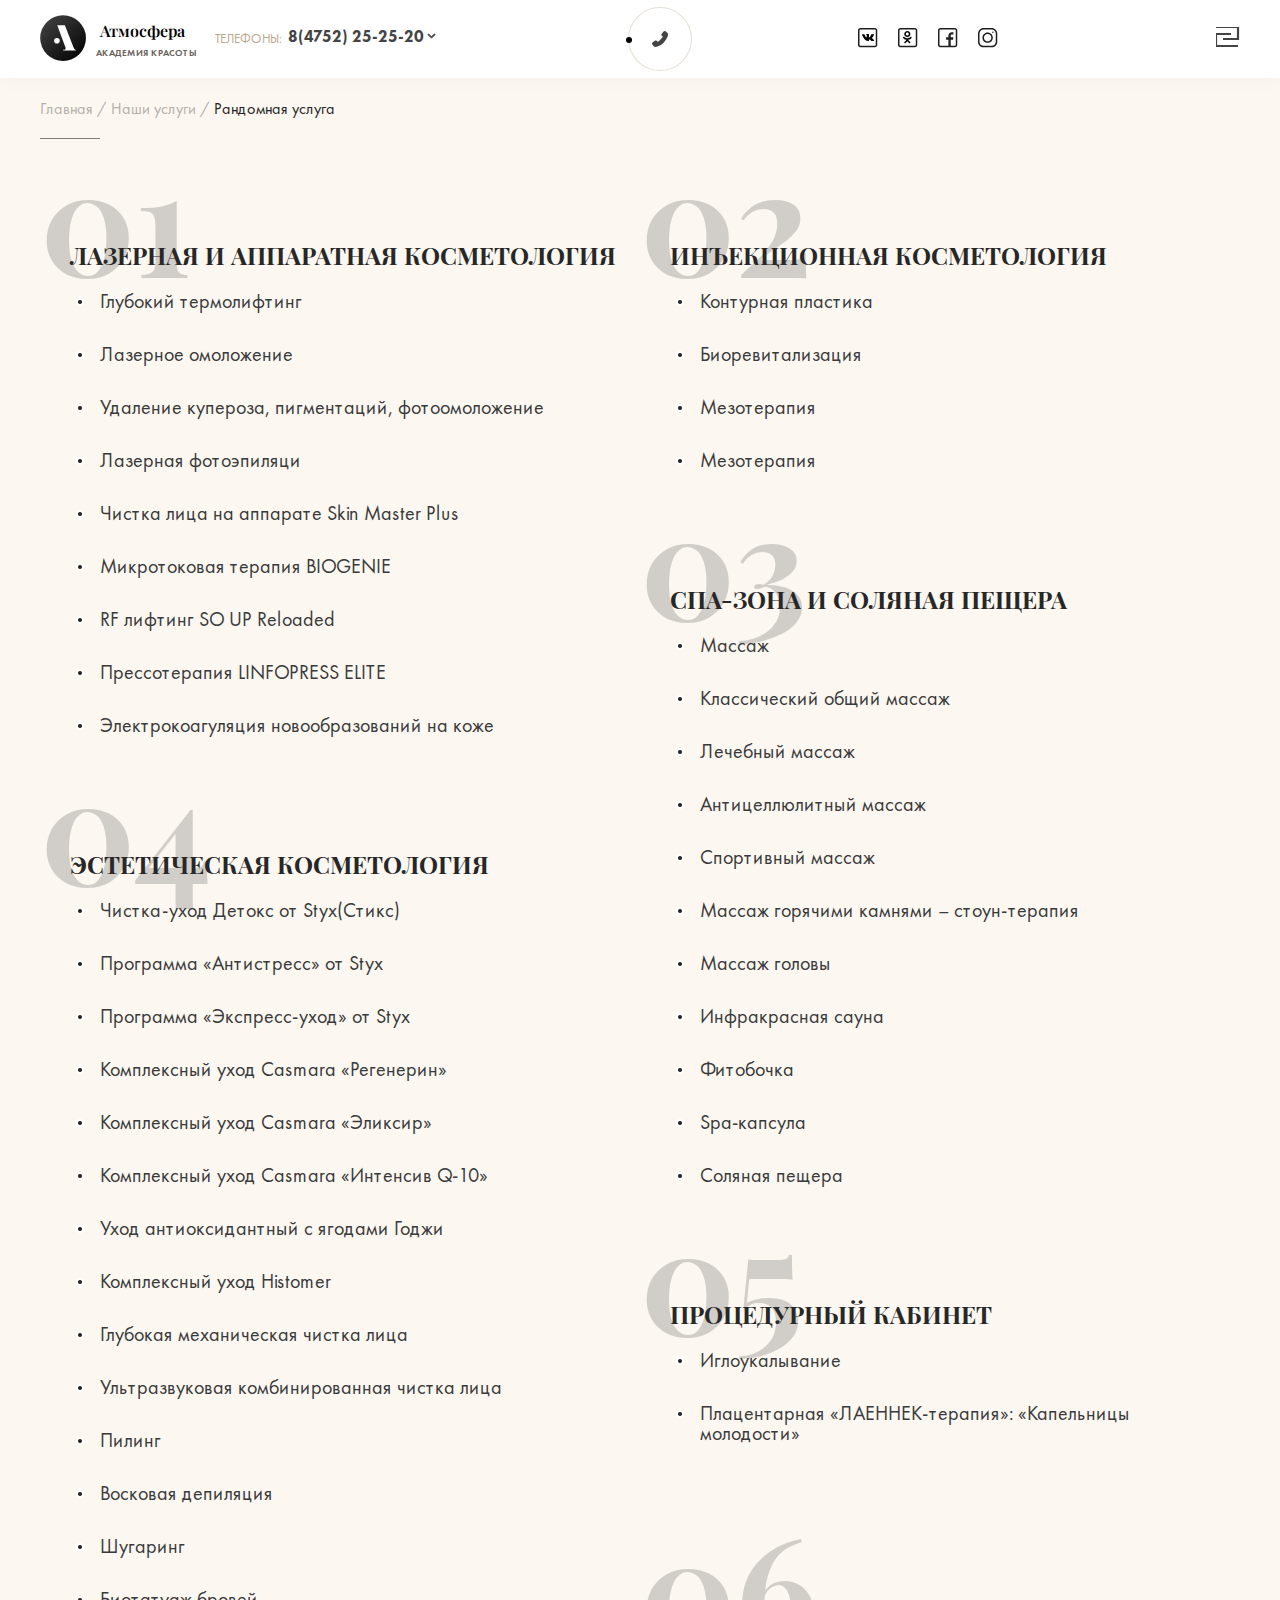
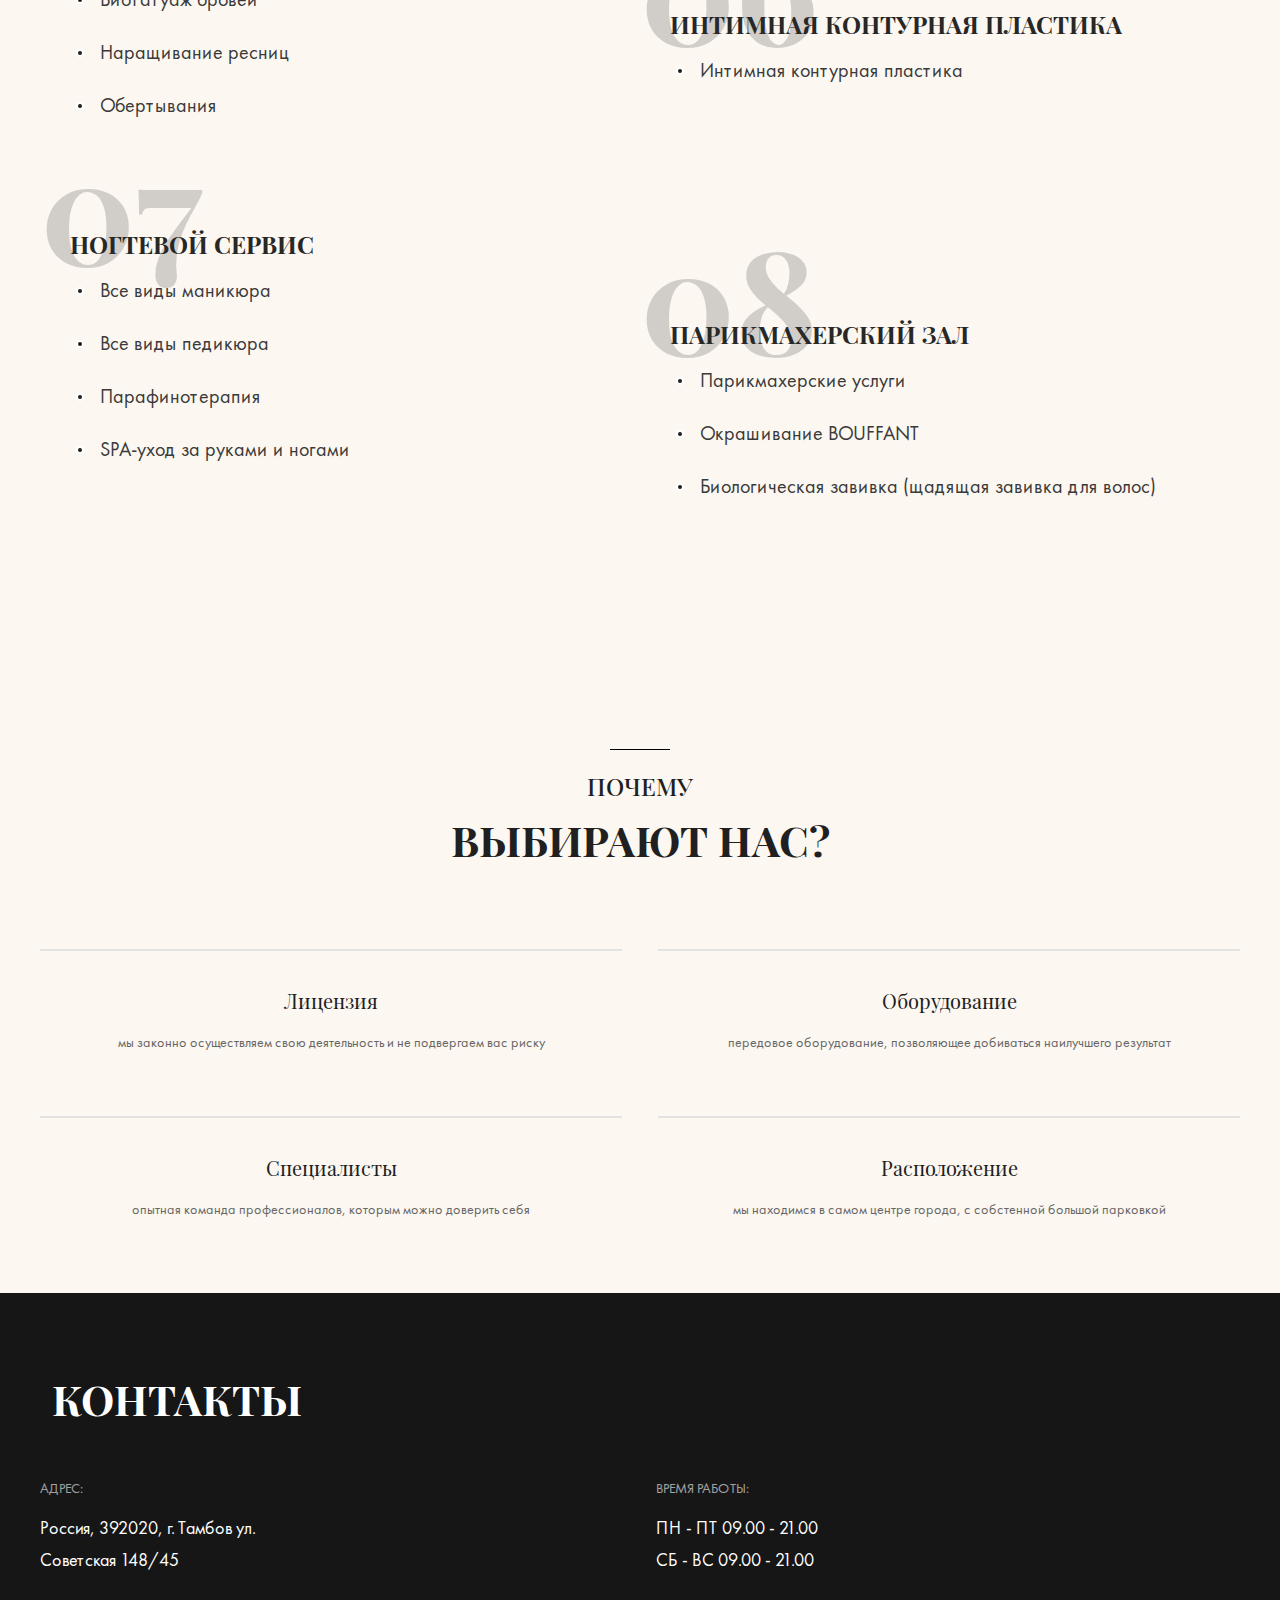
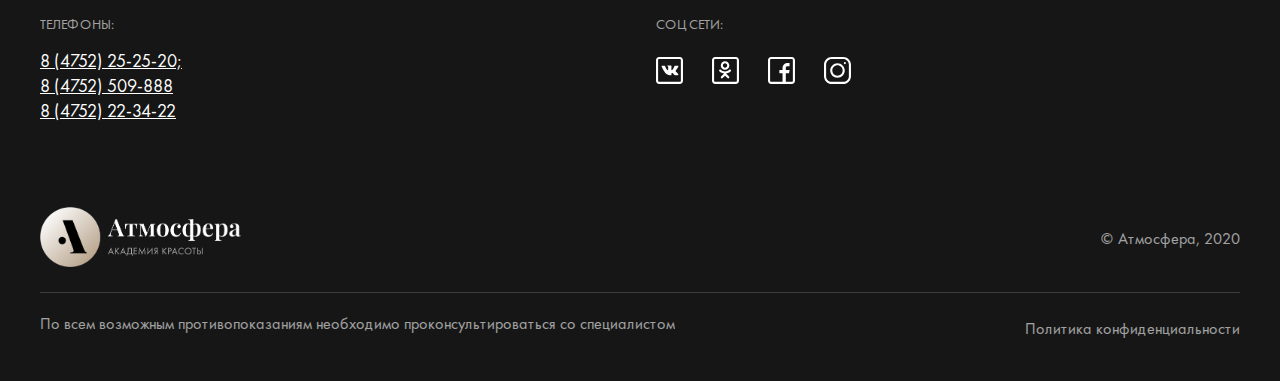
<file: services.html>
<!DOCTYPE html>
<html lang="en">

<head>
    <meta charset="utf-8">
    <meta http-equiv="X-UA-Compatible" content="IE=edge">
    <meta name="viewport" content="width=device-width, initial-scale=1">
    <title>АТМОСФЕРА</title>
    <link href="https://fonts.googleapis.com/css2?family=Playfair+Display:ital,wght@0,400;0,500;0,600;0,700;0,800;0,900;1,400;1,500;1,600;1,700;1,800;1,900&display=swap" rel="stylesheet">
    <link rel="stylesheet" href="css/slick.css">
    <link rel="stylesheet" href="css/style.css">
</head>

<body>
    <header>
        <div class="container">
            <div class="wrap-header-block desktop-vision">
                <div class="left-header-block">
                    <ul class="header-nav">
                        <li class="upper-lvl services_button">
                            <span class="services_open"><svg width="24" height="21" viewBox="0 0 24 21" fill="none" xmlns="http://www.w3.org/2000/svg">
								<path d="M0 0H22V12H7" stroke="#444444" stroke-width="2.2"/>
								<path d="M22 19L0 19V7L15 7" stroke="#444444" stroke-width="2.2"/>
							</svg>
							</span>
                            <a href="#">Услуги</a>
                            <div class="wrap-popup-lvl">
                                <div class="all-hedden-content">
                                    <ul class="first-lvl-list">
                                        <li>
                                            <!--если есть боковая выпадашка 3го лвла то ссылку заворачивать в span-->
                                            <span><a href="#">Лазерная и аппаратная Косметология</a></span>
                                            <div class="second-lvl">
                                                <div class="wrap-second-lvl-list">
                                                    <p class="second-lvl-title">СПА-ЗОНА</p>
                                                    <ul class="second-lvl-list">
                                                        <li><a href="#">Чистка-уход Детокс от Styx(Стикс)</a></li>
                                                        <li><a href="#">Программа «Антистресс» от Styx</a></li>
                                                        <li><a href="#">Программа «Экспресс-уход» от Styx</a></li>
                                                        <li><a href="#">Комплексный уход Casmara «Регенерин»</a></li>
                                                        <li><a href="#">Комплексный уход Casmara «Эликсир»</a></li>
                                                        <li><a href="#">Комплексный уход Casmara «Интенсив Q-10»</a></li>
                                                        <li><a href="#">Уход антиоксидантный с ягодами Годжи</a></li>
                                                        <li><a href="#">Комплексный уход Histomer</a></li>
                                                    </ul>
                                                </div>
                                                <div class="wrap-second-lvl-list">
                                                    <p class="second-lvl-title">СПА-ЗОНА</p>
                                                    <ul class="second-lvl-list">
                                                        <li><a href="#">Глубокая механическая чистка лица</a></li>
                                                        <li><a href="#">Ультразвуковая комбинированная чистка лица</a></li>
                                                        <li><a href="#">Пилинг</a></li>
                                                        <li><a href="#">Восковая депиляция</a></li>
                                                        <li><a href="#">Шугаринг</a></li>
                                                        <li><a href="#">Биотатуаж бровей</a></li>
                                                        <li><a href="#">Наращивание ресниц</a></li>
                                                        <li><a href="#">Обертывания</a></li>
                                                    </ul>
                                                </div>
                                            </div>
                                        </li>
                                        <li>
                                            <a href="#">Инъекционная косметология</a>
                                        </li>
                                        <li>
                                            <a href="#">СПА-зона и соляная пещера</a>
                                        </li>
                                        <li>
                                            <a href="#">Эстетическая косметология</a>
                                        </li>
                                        <li>
                                            <a href="#">Парикмахерский зал</a>
                                        </li>
                                        <li>
                                            <a href="#">Ногтевой сервис</a>
                                        </li>
                                        <li>
                                            <a href="#">Интимная контурная пластика</a>
                                        </li>
                                        <li>
                                            <a href="#">Процедурный кабинет</a>
                                        </li>
                                    </ul>
                                </div>
                            </div>
                        </li>
                        <li>
                            <a href="#">Оборудование</a>
                        </li>
                        <li>
                            <a href="#">АКЦИИ</a>
                        </li>
                        <li>
                            <a href="#">О НАС</a>
                        </li>
                        <li>
                            <a href="#">Контакты</a>
                        </li>
                    </ul>
                </div>
                <div class="logo-header-block">
                    <div class="wrap-logo">
                        <svg width="73" height="72" viewBox="0 0 222 222" fill="none" xmlns="http://www.w3.org/2000/svg">
							<rect x="0.850098" y="0.849976" width="221" height="221" rx="110.5" fill="url(#paint0_linear)"/>
							<path d="M172.207 168.299C170.704 168.184 169.028 167.288 167.178 165.612C165.328 163.935 163.594 161.132 161.976 157.202L120.013 49C120.013 49 83.4124 49 83.4124 49L111.301 125.296L121.574 153.734C123.809 159.433 124.234 163.214 122.85 165.079L122.701 165.265C121.14 167.057 117.412 168.068 111.517 168.299V171.767C114.638 171.536 118.799 171.392 124.001 171.334C129.203 171.276 134.752 171.247 140.648 171.247C146.428 171.247 152.092 171.276 157.641 171.334C163.19 171.392 168.045 171.536 172.207 171.767V168.299Z" fill="white"/>
							<circle cx="81.6" cy="124.167" r="13.6" fill="white"/>
							<defs>
							<linearGradient id="paint0_linear" x1="-81.5533" y1="118.087" x2="110.995" y2="318.124" gradientUnits="userSpaceOnUse">
							<stop stop-color="#404040"/>
							<stop offset="1"/>
							</linearGradient>
							</defs>
						</svg>
                        <p class="logo-title">Атмосфера</p>
                        <p class="logo-text">Академия красоты</p>
                    </div>
                </div>
                <div class="right-header-block">
                    <ul class="header-social">
                        <li>
                            <a href="#">
								<svg width="20" height="20" viewBox="0 0 20 20" fill="none" xmlns="http://www.w3.org/2000/svg">
									<path fill-rule="evenodd" clip-rule="evenodd" d="M2.25786 0H17.0092C18.2542 0 19.2671 1.01288 19.2671 2.25786V17.0092C19.2671 18.2542 18.2542 19.2671 17.0092 19.2671H2.25786C1.01288 19.2671 0 18.2542 0 17.0092V2.25786C0 1.01288 1.01288 0 2.25786 0ZM17.0092 17.7618C17.4242 17.7618 17.7618 17.4242 17.7618 17.0092V2.25786C17.7618 1.84286 17.4242 1.50524 17.0092 1.50524H2.25786C1.84286 1.50524 1.50524 1.84286 1.50524 2.25786V17.0092C1.50524 17.4242 1.84286 17.7618 2.25786 17.7618H10.387H12.7193H17.0092Z" fill="#202020"/>
									<path d="M15.9364 12.3218C15.9218 12.2898 15.9083 12.2632 15.8957 12.2419C15.6875 11.8585 15.2896 11.388 14.7023 10.8301L14.6899 10.8173L14.6837 10.811L14.6774 10.8046H14.6711C14.4046 10.5448 14.2358 10.3702 14.1651 10.2807C14.0358 10.1104 14.0068 9.93793 14.0775 9.76321C14.1274 9.6312 14.315 9.35242 14.6398 8.92649C14.8107 8.70076 14.946 8.51984 15.0459 8.38354C15.7665 7.40401 16.079 6.77807 15.9831 6.50549L15.9459 6.44179C15.9209 6.40344 15.8563 6.36836 15.7523 6.33636C15.6481 6.30443 15.5148 6.29915 15.3523 6.32043L13.553 6.33314C13.5238 6.32258 13.4822 6.32356 13.428 6.33636C13.3738 6.34916 13.3467 6.35558 13.3467 6.35558L13.3154 6.37158L13.2906 6.3908C13.2697 6.40351 13.2468 6.42586 13.2218 6.45781C13.1969 6.48965 13.1761 6.52701 13.1595 6.56959C12.9636 7.08489 12.7408 7.56398 12.4909 8.00685C12.3367 8.27093 12.1952 8.49979 12.0659 8.69358C11.9368 8.88729 11.8285 9.03001 11.7411 9.1215C11.6536 9.21308 11.5746 9.28644 11.5037 9.34186C11.4328 9.39731 11.3788 9.42073 11.3413 9.41216C11.3038 9.40359 11.2684 9.39509 11.235 9.38659C11.1767 9.34824 11.1298 9.29609 11.0945 9.23008C11.059 9.16408 11.0351 9.081 11.0226 8.98093C11.0102 8.88078 11.0028 8.79464 11.0007 8.72222C10.9988 8.64988 10.9997 8.54756 11.0039 8.41556C11.0082 8.28348 11.0102 8.19412 11.0102 8.14727C11.0102 7.98542 11.0133 7.80976 11.0194 7.62025C11.0258 7.43074 11.0309 7.28059 11.0351 7.16997C11.0394 7.05924 11.0413 6.94209 11.0413 6.81859C11.0413 6.69508 11.034 6.59823 11.0194 6.52793C11.0051 6.45772 10.9831 6.38957 10.954 6.3235C10.9248 6.25749 10.882 6.20644 10.8259 6.17019C10.7697 6.13399 10.6998 6.10526 10.6166 6.08392C10.3959 6.03284 10.1147 6.0052 9.7731 6.00091C8.9984 5.99241 8.50062 6.04355 8.27986 6.15428C8.19239 6.20107 8.11324 6.26499 8.04247 6.34585C7.96747 6.43957 7.95701 6.49072 8.01115 6.49913C8.2611 6.53742 8.43805 6.62899 8.5422 6.77377L8.57973 6.85049C8.60892 6.90585 8.63807 7.00385 8.66724 7.14436C8.69637 7.28486 8.71516 7.4403 8.72344 7.61056C8.74423 7.92149 8.74423 8.18766 8.72344 8.40907C8.70258 8.63057 8.68289 8.80301 8.66409 8.92651C8.64529 9.05002 8.61719 9.1501 8.57973 9.22673C8.5422 9.30338 8.51723 9.35023 8.50471 9.36724C8.49222 9.38424 8.4818 9.39496 8.47353 9.39916C8.41939 9.42037 8.36308 9.43118 8.30481 9.43118C8.24644 9.43118 8.17567 9.40133 8.09238 9.34168C8.00912 9.28204 7.9227 9.2001 7.83313 9.09575C7.74356 8.99137 7.64255 8.84552 7.53004 8.65816C7.41763 8.4708 7.30099 8.24936 7.18019 7.99385L7.08025 7.80855C7.01777 7.68934 6.93243 7.51576 6.82413 7.28797C6.71576 7.06009 6.61998 6.83967 6.53671 6.62673C6.50342 6.5373 6.45342 6.46922 6.38679 6.42237L6.35551 6.40315C6.33472 6.38614 6.30135 6.36809 6.25557 6.34885C6.20973 6.32963 6.16189 6.31585 6.11186 6.30737L4.39994 6.32007C4.22501 6.32007 4.10631 6.36059 4.04381 6.44152L4.0188 6.4798C4.0063 6.50112 4 6.53518 4 6.58205C4 6.6289 4.0125 6.6864 4.03751 6.75449C4.28742 7.35501 4.55919 7.93416 4.85282 8.49203C5.14645 9.0499 5.40161 9.49929 5.61815 9.83977C5.83473 10.1805 6.05549 10.5021 6.28043 10.8044C6.50537 11.1067 6.65427 11.3005 6.72712 11.3857C6.80006 11.471 6.85735 11.5347 6.89899 11.5773L7.05522 11.7306C7.15518 11.8328 7.30197 11.9552 7.49566 12.0979C7.6894 12.2406 7.90388 12.3811 8.13921 12.5196C8.37459 12.6579 8.64842 12.7708 8.96085 12.8581C9.27324 12.9454 9.57729 12.9805 9.87304 12.9636H10.5916C10.7373 12.9507 10.8477 12.9039 10.9227 12.823L10.9476 12.791C10.9643 12.7656 10.98 12.7261 10.9944 12.6729C11.009 12.6197 11.0163 12.5611 11.0163 12.4973C11.012 12.3142 11.0256 12.1492 11.0568 12.0023C11.0879 11.8554 11.1234 11.7447 11.1631 11.6701C11.2028 11.5956 11.2476 11.5327 11.2974 11.4818C11.3474 11.4307 11.3829 11.3997 11.4038 11.3891C11.4246 11.3784 11.4411 11.3711 11.4536 11.3667C11.5536 11.3327 11.6712 11.3657 11.8067 11.4658C11.9421 11.5659 12.0691 11.6895 12.1879 11.8363C12.3066 11.9833 12.4492 12.1483 12.6158 12.3313C12.7825 12.5145 12.9283 12.6506 13.0532 12.7402L13.1781 12.8169C13.2615 12.868 13.3698 12.9149 13.5031 12.9574C13.6362 13 13.7528 13.0106 13.8529 12.9894L15.4523 12.9639C15.6105 12.9639 15.7336 12.9371 15.8209 12.8839C15.9084 12.8307 15.9604 12.7721 15.9771 12.7083C15.9938 12.6444 15.9947 12.572 15.9803 12.491C15.9655 12.4102 15.9509 12.3537 15.9364 12.3218Z" fill="black"/>
								</svg>
							</a>
                        </li>
                        <li>
                            <a href="#">
								<svg width="20" height="20" viewBox="0 0 20 20" fill="none" xmlns="http://www.w3.org/2000/svg">
									<path fill-rule="evenodd" clip-rule="evenodd" d="M2.25786 0H17.0092C18.2542 0 19.2671 1.01288 19.2671 2.25786V17.0092C19.2671 18.2542 18.2542 19.2671 17.0092 19.2671H2.25786C1.01288 19.2671 0 18.2542 0 17.0092V2.25786C0 1.01288 1.01288 0 2.25786 0ZM17.0092 17.7618C17.4242 17.7618 17.7618 17.4242 17.7618 17.0092V2.25786C17.7618 1.84286 17.4242 1.50524 17.0092 1.50524H2.25786C1.84286 1.50524 1.50524 1.84286 1.50524 2.25786V17.0092C1.50524 17.4242 1.84286 17.7618 2.25786 17.7618H10.387H12.7193H17.0092Z" fill="#202020"/>
									<path fill-rule="evenodd" clip-rule="evenodd" d="M6.24951 6.07507C6.24951 4.37917 7.62868 3 9.32458 3C11.0205 3 12.3997 4.37917 12.3997 6.07507C12.3997 7.77097 11.0205 9.15014 9.32458 9.15014C7.62868 9.15014 6.24951 7.77097 6.24951 6.07507ZM7.78705 6.07507C7.78705 6.92302 8.47663 7.61261 9.32458 7.61261C10.1725 7.61261 10.8621 6.92302 10.8621 6.07507C10.8621 5.22712 10.1725 4.53754 9.32458 4.53754C8.47663 4.53754 7.78705 5.22712 7.78705 6.07507Z" fill="black"/>
									<path d="M13.4017 9.06481C13.1011 8.76422 12.6153 8.76422 12.3147 9.06481C10.6665 10.7131 7.98346 10.7131 6.33445 9.06481C6.03386 8.76422 5.548 8.76422 5.24741 9.06481C4.94683 9.3654 4.94683 9.85126 5.24741 10.1526C6.20376 11.109 7.41611 11.654 8.66613 11.7962L6.47437 13.988C6.17378 14.2886 6.17378 14.7745 6.47437 15.075C6.77496 15.3756 7.26082 15.3756 7.56141 15.075L9.32419 13.3123L11.087 15.075C11.2369 15.225 11.4337 15.3003 11.6305 15.3003C11.8273 15.3003 12.0241 15.225 12.174 15.075C12.4746 14.7745 12.4746 14.2886 12.174 13.988L9.98226 11.7962C11.2323 11.654 12.4446 11.109 13.401 10.1526C13.7016 9.85203 13.7016 9.3654 13.4017 9.06481Z" fill="black"/>
								</svg>
							</a>
                        </li>
                        <li>
                            <a href="#">
								<svg width="20" height="20" viewBox="0 0 20 20" fill="none" xmlns="http://www.w3.org/2000/svg">
									<path fill-rule="evenodd" clip-rule="evenodd" d="M2.25786 0H17.0092C18.2542 0 19.2671 1.01288 19.2671 2.25786V17.0092C19.2671 18.2542 18.2542 19.2671 17.0092 19.2671H2.25786C1.01288 19.2671 0 18.2542 0 17.0092V2.25786C0 1.01288 1.01288 0 2.25786 0ZM17.0092 17.7618C17.4242 17.7618 17.7618 17.4242 17.7618 17.0092V2.25786C17.7618 1.84286 17.4242 1.50524 17.0092 1.50524H2.25786C1.84286 1.50524 1.50524 1.84286 1.50524 2.25786V17.0092C1.50524 17.4242 1.84286 17.7618 2.25786 17.7618H10.387V11.628H8.12829V9.29485H10.387V7.68327C10.387 5.76695 11.9319 4.21467 13.8482 4.21467H15.3911V6.54779H13.8482C13.2094 6.54779 12.7193 7.03793 12.7193 7.67672V9.29485H15.4287L15.0445 11.628H12.7193V17.7618H17.0092Z" fill="#202020"/>
								</svg>
							</a>
                        </li>
                        <li>
                            <a href="#">
								<svg width="20" height="20" viewBox="0 0 20 20" fill="none" xmlns="http://www.w3.org/2000/svg">
									<path fill-rule="evenodd" clip-rule="evenodd" d="M5.59678 0H13.6703C16.7564 0 19.2671 2.5107 19.2671 5.59678V13.6703C19.2671 16.7564 16.7564 19.2671 13.6703 19.2671H5.59678C2.5107 19.2671 0 16.7564 0 13.6703V5.59678C0 2.5107 2.5107 0 5.59678 0ZM13.6703 17.7618C15.9264 17.7618 17.7618 15.9264 17.7618 13.6703V5.59678C17.7618 3.34069 15.9264 1.50524 13.6703 1.50524H5.59678C3.34069 1.50524 1.50524 3.34069 1.50524 5.59678V13.6703C1.50524 15.9264 3.34069 17.7618 5.59678 17.7618H13.6703Z" fill="#202020"/>
									<path fill-rule="evenodd" clip-rule="evenodd" d="M4.44043 9.63353C4.44043 6.77004 6.77001 4.44045 9.6335 4.44045C12.497 4.44045 14.8266 6.77004 14.8266 9.63353C14.8266 12.497 12.497 14.8266 9.6335 14.8266C6.77001 14.8266 4.44043 12.497 4.44043 9.63353ZM5.94567 9.63353C5.94567 11.667 7.60004 13.3214 9.6335 13.3214C11.667 13.3214 13.3213 11.667 13.3213 9.63353C13.3213 7.60006 11.667 5.94569 9.6335 5.94569C7.60004 5.94569 5.94567 7.60006 5.94567 9.63353Z" fill="#202020"/>
									<circle cx="14.902" cy="4.36519" r="0.75262" fill="#202020"/>
								</svg>
							</a>
                        </li>
                    </ul>
                    <div class="header-tel">
                        <p class="tel-title">Телефоны:</p>
                        <div class="dropdown">
                            <div class="select">
                                <span class="arr">8(4752) 25-25-20</span>
                                <i class="fa fa-chevron-down">
									<svg width="9" height="6" viewBox="0 0 9 6" fill="none" xmlns="http://www.w3.org/2000/svg">
										<path d="M8 1.50262C8 1.363 7.95679 1.25131 7.87037 1.16754C7.76955 1.06981 7.65072 1.02094 7.51389 1.02094C7.37706 1.02094 7.26543 1.06981 7.17901 1.16754L4.52161 3.84817L1.8642 1.16754C1.63374 0.944154 1.40329 0.944154 1.17284 1.16754C0.942387 1.37696 0.942387 1.59337 1.17284 1.81675L4.17593 4.8534C4.27675 4.95113 4.39198 5 4.52161 5C4.65123 5 4.76646 4.95113 4.86728 4.8534L7.87037 1.81675C7.95679 1.73298 8 1.62827 8 1.50262Z" fill="#444444" stroke="#444444"/>
									</svg>
								</i>
                            </div>
                            <ul class="dropdown-menu" style="display: none;">
                                <li>8 (4752) 25-25-20</li>
                                <li>8 (4752) 50-98-88</li>
                                <li>8 (4752) 22-34-22</li>
                            </ul>
                        </div>
                    </div>
                    <a href="tel:8 (4752) 25-25-20" class="header-call">
                        <div class="wrap-circle">
                            <div class="circle-out">
                                <div class="progress"></div>
                                <div class="circle-in"></div>
                            </div>
                            <div class="circle-dots"><span></span></div>
                            <svg width="16" height="16" viewBox="0 0 16 16" fill="none" xmlns="http://www.w3.org/2000/svg">
								<path d="M3.40619 16C4.23758 16 5.13292 15.7869 6.09221 15.3607C8.11739 14.5723 9.97202 13.3363 11.6561 11.6529C13.3828 9.88421 14.6299 8.01964 15.3974 6.05918C16.1435 4.0561 16.1968 2.72427 15.5572 2.06368L15.4933 1.99975L13.5747 0.33762C13.2976 0.0605985 12.9672 -0.0459483 12.5834 0.0179798C12.1784 0.0605985 11.8693 0.199109 11.6561 0.433512L11.5922 0.49744L9.70555 2.86278C9.44974 3.1398 9.32717 3.45411 9.33782 3.80572C9.34848 4.15732 9.48172 4.47164 9.73753 4.74866C9.78017 4.79128 9.81214 4.81259 9.83346 4.81259L10.7928 5.45187C10.6862 6.06984 9.91873 7.09269 8.49045 8.52041C7.08348 9.92683 6.06024 10.694 5.42071 10.8218L4.78118 9.8629C4.78118 9.8416 4.75986 9.80963 4.71722 9.76701C4.44009 9.5113 4.12033 9.38344 3.75793 9.38344C3.39553 9.38344 3.08642 9.50065 2.83061 9.73505L0.464354 11.6209L0.400401 11.6849C0.144589 11.9406 0.011354 12.2602 0.000695141 12.6438C-0.00996368 13.0273 0.101954 13.347 0.336448 13.6027L1.99922 15.5205C2.02054 15.5205 2.0312 15.5312 2.0312 15.5525C2.32965 15.8508 2.78798 16 3.40619 16Z"/>
							</svg>
                        </div>
                    </a>
                    <div class="mobile-gamb">
                        <svg width="24" height="21" viewBox="0 0 24 21" fill="none" xmlns="http://www.w3.org/2000/svg">
							<path d="M0 0H22V12H7" stroke="#444444" stroke-width="2.2"/>
							<path d="M22 19L0 19V7L15 7" stroke="#444444" stroke-width="2.2"/>
						</svg>
                    </div>
                </div>
            </div>
            <div class="wrap-header-mobile-block">

            </div>
        </div>
    </header>
    <div class="breadcrumbs">
        <div class="container">
            <ul class="breadcrumbs-block">
                <li><a href="#">Главная</a></li>
                <li><a href="#">Наши услуги</a></li>
                <li><a href="#">Рандомная услуга</a></li>
            </ul>
        </div>
    </div>
    <section class="content">
        <div class="container">
            <div class="wrap-services-block masonry">
                <div class="services-block-item persent-size">
                    <img src="imgs/services_1.png" alt="" class="services-block-img">
                    <span class="services-block-number">01</span>
                    <p class="services-block-title">Лазерная и аппаратная Косметология</p>
                    <ul class="services-item-list">
                        <li><a href="#">Глубокий термолифтинг</a></li>
                        <li><a href="#">Лазерное омоложение</a></li>
                        <li><a href="#">Удаление купероза, пигментаций, фотоомоложение</a></li>
                        <li><a href="#">Лазерная фотоэпиляци</a></li>
                        <li><a href="#">Чистка лица на аппарате Skin Master Plus</a></li>
                        <li><a href="#">Микротоковая терапия BIOGENIE</a></li>
                        <li><a href="#">RF лифтинг SO UP Reloaded</a></li>
                        <li><a href="#">Прессотерапия LINFOPRESS ELITE</a></li>
                        <li><a href="#">Электрокоагуляция новообразований на коже</a></li>
                    </ul>
                </div>
                <div class="services-block-item persent-size">
                    <img src="imgs/services_2.png" alt="" class="services-block-img">
                    <span class="services-block-number">02</span>
                    <p class="services-block-title">Инъекционная косметология</p>
                    <ul class="services-item-list">
                        <li><a href="#">Контурная пластика</a></li>
                        <li><a href="#">Биоревитализация</a></li>
                        <li><a href="#">Мезотерапия</a></li>
                        <li><a href="#">Мезотерапия</a></li>
                    </ul>
                </div>
                <div class="services-block-item persent-size">
                    <img src="imgs/services_3.png" alt="" class="services-block-img">
                    <span class="services-block-number">03</span>
                    <p class="services-block-title">СПА-зона и соляная пещера</p>
                    <ul class="services-item-list">
                        <li><a href="#">Массаж</a></li>
                        <li><a href="#">Классический общий массаж</a></li>
                        <li><a href="#">Лечебный массаж</a></li>
                        <li><a href="#">Антицеллюлитный массаж</a></li>
                        <li><a href="#">Спортивный массаж</a></li>
                        <li><a href="#">Массаж горячими камнями – стоун-терапия</a></li>
                        <li><a href="#">Массаж головы</a></li>
                        <li><a href="#">Инфракрасная сауна</a></li>
                        <li><a href="#">Фитобочка</a></li>
                        <li><a href="#">Spa-капсула</a></li>
                        <li><a href="#">Соляная пещера</a></li>
                    </ul>
                </div>
                <div class="services-block-item persent-size">
                    <img src="imgs/services_4.png" alt="" class="services-block-img">
                    <span class="services-block-number">04</span>
                    <p class="services-block-title">Эстетическая косметология</p>
                    <ul class="services-item-list">
                        <li><a href="#">Чистка-уход Детокс от Styx(Стикс)</a></li>
                        <li><a href="#">Программа «Антистресс» от Styx</a></li>
                        <li><a href="#">Программа «Экспресс-уход» от Styx</a></li>
                        <li><a href="#">Комплексный уход Casmara «Регенерин»</a></li>
                        <li><a href="#">Комплексный уход Casmara «Эликсир»</a></li>
                        <li><a href="#">Комплексный уход Casmara «Интенсив Q-10»</a></li>
                        <li><a href="#">Уход антиоксидантный с ягодами Годжи</a></li>
                        <li><a href="#">Комплексный уход Histomer</a></li>
                        <li><a href="#">Глубокая механическая чистка лица</a></li>
                        <li><a href="#">Ультразвуковая комбинированная чистка лица</a></li>
                        <li><a href="#">Пилинг</a></li>
                        <li><a href="#">Восковая депиляция</a></li>
                        <li><a href="#">Шугаринг</a></li>
                        <li><a href="#">Биотатуаж бровей</a></li>
                        <li><a href="#">Наращивание ресниц</a></li>
                        <li><a href="#">Обертывания</a></li>
                    </ul>
                </div>
                <div class="services-block-item persent-size">
                    <img src="imgs/services_5.png" alt="" class="services-block-img">
                    <span class="services-block-number">05</span>
                    <p class="services-block-title">Процедурный кабинет</p>
                    <ul class="services-item-list">
                        <li><a href="#">Иглоукалывание</a></li>
                        <li><a href="#">Плацентарная «ЛАЕННЕК-терапия»: «Капельницы молодости»</a></li>
                    </ul>
                </div>
                <div class="services-block-item persent-size">
                    <img src="imgs/services_6.png" alt="" class="services-block-img">
                    <span class="services-block-number">06</span>
                    <p class="services-block-title">Интимная контурная пластика</p>
                    <ul class="services-item-list">
                        <li><a href="#">Интимная контурная пластика</a></li>
                    </ul>
                </div>
                <div class="services-block-item persent-size">
                    <img src="imgs/services_7.png" alt="" class="services-block-img">
                    <span class="services-block-number">07</span>
                    <p class="services-block-title">НОГТЕВОЙ СЕРВИС</p>
                    <ul class="services-item-list">
                        <li><a href="#">Все виды маникюра</a></li>
                        <li><a href="#">Все виды педикюра</a></li>
                        <li><a href="#">Парафинотерапия</a></li>
                        <li><a href="#">SPA-уход за руками и ногами</a></li>
                    </ul>
                </div>
                <div class="services-block-item persent-size">
                    <img src="imgs/services_8.png" alt="" class="services-block-img">
                    <span class="services-block-number">08</span>
                    <p class="services-block-title">Парикмахерский зал</p>
                    <ul class="services-item-list">
                        <li><a href="#">Парикмахерские услуги</a></li>
                        <li><a href="#">Окрашивание BOUFFANT</a></li>
                        <li><a href="#">Биологическая завивка  (щадящая завивка для волос)</a></li>
                    </ul>
                </div>
            </div>
        </div>
    </section>
    <section class="utp">
        <h2 class="utp-title">ПОЧЕМУ<span>ВЫБИРАЮТ НАС?</span></h2>
        <div class="container">
            <div class="wrap-utp-block">
                <div class="utp-item">
                    <span class="utp-line"></span>
                    <p class="utp-item-title">Лицензия</p>
                    <p class="utp-text">мы законно осуществляем свою деятельность и не подвергаем вас риску</p>
                </div>
                <div class="utp-item">
                    <span class="utp-line"></span>
                    <p class="utp-item-title">Оборудование</p>
                    <p class="utp-text">передовое оборудование, позволяющее добиваться наилучшего результат</p>
                </div>
                <div class="utp-item">
                    <span class="utp-line"></span>
                    <p class="utp-item-title">Специалисты</p>
                    <p class="utp-text">опытная команда профессионалов, которым можно доверить себя</p>
                </div>
                <div class="utp-item">
                    <span class="utp-line"></span>
                    <p class="utp-item-title">Расположение</p>
                    <p class="utp-text">мы находимся в самом центре города, с собстенной большой парковкой</p>
                </div>
            </div>
        </div>
    </section>
    <footer>
        <div class="container">
            <p class="footer-title">Контакты</p>
            <div class="wrap-footer-contacts">
                <div class="footer-contacts-item">
                    <p class="footer-contacts-item-title">АДРЕС:</p>
                    <p class="footer-contacts-item-adress">Россия, 392020, г. Тамбов ул. Советская 148/45</p>
                </div>
                <div class="footer-contacts-item">
                    <p class="footer-contacts-item-title">Время работы:</p>
                    <ul class="time-work">
                        <li>ПН - ПТ 09.00 - 21.00</li>
                        <li>СБ - ВС 09.00 - 21.00</li>
                    </ul>
                </div>
                <div class="footer-contacts-item">
                    <p class="footer-contacts-item-title">Телефоны:</p>
                    <ul class="footer-tel">
                        <li><a href="tel:84752252520">8 (4752) 25-25-20;</a></li>
                        <li><a href="tel:84752509888">8 (4752) 509-888</a></li>
                        <li><a href="tel:84752223422">8 (4752) 22-34-22</a></li>
                    </ul>
                </div>
                <div class="footer-contacts-item">
                    <p class="footer-contacts-item-title">Соц сети:</p>
                    <ul class="footer-social">
                        <li>
                            <a href="#">
							<svg width="27" height="27" viewBox="0 0 27 27" fill="none" xmlns="http://www.w3.org/2000/svg">
								<path fill-rule="evenodd" clip-rule="evenodd" d="M3.161 0H23.8129C25.5559 0 26.9739 1.41803 26.9739 3.161V23.8129C26.9739 25.5559 25.5559 26.9739 23.8129 26.9739H3.161C1.41803 26.9739 0 25.5559 0 23.8129V3.161C0 1.41803 1.41803 0 3.161 0ZM23.8129 24.8666C24.3939 24.8666 24.8666 24.3939 24.8666 23.8129V3.161C24.8666 2.58001 24.3939 2.10733 23.8129 2.10733H3.161C2.58001 2.10733 2.10733 2.58001 2.10733 3.161V23.8129C2.10733 24.3939 2.58001 24.8666 3.161 24.8666H14.5418H17.807H23.8129Z" fill="white"/>
								<path d="M22.311 17.2504C22.2907 17.2056 22.2717 17.1684 22.2541 17.1386C21.9626 16.6019 21.4056 15.9431 20.5834 15.162L20.566 15.1441L20.5573 15.1353L20.5485 15.1264H20.5397C20.1665 14.7627 19.9302 14.5181 19.8313 14.3929C19.6502 14.1544 19.6097 13.913 19.7086 13.6684C19.7785 13.4836 20.0411 13.0933 20.4959 12.497C20.735 12.181 20.9245 11.9277 21.0644 11.7369C22.0733 10.3655 22.5107 9.4892 22.3765 9.10758L22.3244 9.01841C22.2893 8.96472 22.199 8.9156 22.0533 8.87081C21.9074 8.82611 21.7208 8.81872 21.4934 8.84851L18.9743 8.8663C18.9335 8.85151 18.8752 8.85289 18.7993 8.87081C18.7235 8.88873 18.6855 8.89772 18.6855 8.89772L18.6417 8.92011L18.6069 8.94702C18.5777 8.96481 18.5456 8.9961 18.5106 9.04083C18.4758 9.08541 18.4467 9.13772 18.4234 9.19733C18.1491 9.91874 17.8373 10.5895 17.4873 11.2095C17.2715 11.5792 17.0734 11.8996 16.8924 12.1709C16.7117 12.4421 16.5601 12.6419 16.4377 12.77C16.3152 12.8982 16.2046 13.0009 16.1052 13.0785C16.0061 13.1561 15.9304 13.1889 15.8779 13.1769C15.8254 13.1649 15.7759 13.153 15.7291 13.1411C15.6475 13.0874 15.5819 13.0144 15.5324 12.922C15.4827 12.8296 15.4492 12.7133 15.4317 12.5732C15.4143 12.433 15.404 12.3124 15.4011 12.211C15.3984 12.1097 15.3996 11.9665 15.4055 11.7817C15.4116 11.5968 15.4143 11.4717 15.4143 11.4061C15.4143 11.1795 15.4187 10.9336 15.4273 10.6683C15.4362 10.4029 15.4433 10.1927 15.4493 10.0379C15.4552 9.88284 15.458 9.71883 15.458 9.54593C15.458 9.37302 15.4477 9.23742 15.4273 9.139C15.4072 9.04071 15.3764 8.9453 15.3357 8.8528C15.2948 8.76039 15.235 8.68891 15.1564 8.63817C15.0777 8.58749 14.9798 8.54727 14.8634 8.51739C14.5543 8.44587 14.1607 8.40719 13.6824 8.40117C12.5979 8.38927 11.901 8.46088 11.5919 8.6159C11.4694 8.6814 11.3586 8.77089 11.2596 8.88409C11.1546 9.01531 11.1399 9.08691 11.2157 9.09869C11.5656 9.15228 11.8134 9.28049 11.9592 9.48319L12.0117 9.5906C12.0526 9.66809 12.0934 9.80529 12.1342 10.002C12.175 10.1987 12.2013 10.4163 12.2129 10.6547C12.242 11.09 12.242 11.4626 12.2129 11.7726C12.1837 12.0827 12.1561 12.3241 12.1298 12.497C12.1035 12.6699 12.0642 12.81 12.0117 12.9173C11.9592 13.0246 11.9242 13.0902 11.9067 13.114C11.8892 13.1378 11.8746 13.1528 11.863 13.1587C11.7872 13.1884 11.7084 13.2036 11.6268 13.2036C11.5451 13.2036 11.446 13.1618 11.3294 13.0783C11.2129 12.9948 11.0919 12.88 10.9665 12.734C10.8411 12.5878 10.6997 12.3836 10.5422 12.1213C10.3848 11.859 10.2215 11.549 10.0524 11.1913L9.91245 10.9319C9.82498 10.765 9.7055 10.522 9.55388 10.2031C9.40216 9.88403 9.26806 9.57543 9.15149 9.27733C9.10489 9.15213 9.03489 9.05681 8.9416 8.99122L8.89782 8.96431C8.86871 8.9405 8.82199 8.91523 8.7579 8.88829C8.69372 8.86138 8.62674 8.84209 8.55671 8.83021L6.16002 8.84801C5.91511 8.84801 5.74893 8.90473 5.66143 9.01803L5.62641 9.07163C5.60892 9.10148 5.6001 9.14915 5.6001 9.21477C5.6001 9.28037 5.61759 9.36087 5.65261 9.45619C6.00248 10.2969 6.38296 11.1077 6.79405 11.8887C7.20513 12.6698 7.56236 13.2989 7.86551 13.7756C8.16872 14.2526 8.47779 14.7028 8.7927 15.126C9.10762 15.5493 9.31607 15.8206 9.41806 15.9398C9.52017 16.0592 9.60038 16.1485 9.65868 16.2081L9.8774 16.4227C10.0173 16.5658 10.2229 16.7372 10.494 16.9369C10.7653 17.1367 11.0655 17.3334 11.395 17.5274C11.7245 17.721 12.1079 17.879 12.5453 18.0012C12.9826 18.1235 13.4083 18.1726 13.8224 18.1489H14.8283C15.0323 18.1309 15.1869 18.0653 15.2919 17.9521L15.3267 17.9073C15.3501 17.8717 15.372 17.8164 15.3922 17.742C15.4127 17.6675 15.4229 17.5854 15.4229 17.4961C15.4169 17.2398 15.436 17.0087 15.4796 16.8031C15.5232 16.5975 15.5729 16.4424 15.6285 16.338C15.684 16.2337 15.7467 16.1457 15.8165 16.0744C15.8864 16.0029 15.9362 15.9595 15.9654 15.9446C15.9945 15.9296 16.0177 15.9194 16.0352 15.9133C16.1751 15.8657 16.3398 15.9118 16.5295 16.0521C16.7191 16.1922 16.8969 16.3652 17.0632 16.5708C17.2294 16.7766 17.429 17.0075 17.6623 17.2638C17.8956 17.5202 18.0997 17.7108 18.2745 17.8362L18.4494 17.9435C18.5662 18.0151 18.7178 18.0807 18.9045 18.1403C19.0908 18.1999 19.254 18.2148 19.3942 18.185L21.6333 18.1493C21.8548 18.1493 22.0271 18.1118 22.1494 18.0374C22.2718 17.9629 22.3446 17.8808 22.3681 17.7915C22.3915 17.7021 22.3927 17.6007 22.3725 17.4873C22.3518 17.3742 22.3313 17.2951 22.311 17.2504Z" fill="white"/>
							</svg>
						</a>
                        </li>
                        <li>
                            <a href="#">
							<svg width="27" height="27" viewBox="0 0 27 27" fill="none" xmlns="http://www.w3.org/2000/svg">
								<path fill-rule="evenodd" clip-rule="evenodd" d="M3.161 0H23.8129C25.5559 0 26.9739 1.41803 26.9739 3.161V23.8129C26.9739 25.5559 25.5559 26.9739 23.8129 26.9739H3.161C1.41803 26.9739 0 25.5559 0 23.8129V3.161C0 1.41803 1.41803 0 3.161 0ZM23.8129 24.8666C24.3939 24.8666 24.8666 24.3939 24.8666 23.8129V3.161C24.8666 2.58001 24.3939 2.10733 23.8129 2.10733H3.161C2.58001 2.10733 2.10733 2.58001 2.10733 3.161V23.8129C2.10733 24.3939 2.58001 24.8666 3.161 24.8666H14.5418H17.807H23.8129Z" fill="white"/>
								<path fill-rule="evenodd" clip-rule="evenodd" d="M8.74902 8.5053C8.74902 6.13103 10.6799 4.2002 13.0541 4.2002C15.4284 4.2002 17.3592 6.13103 17.3592 8.5053C17.3592 10.8796 15.4284 12.8104 13.0541 12.8104C10.6799 12.8104 8.74902 10.8796 8.74902 8.5053ZM10.9016 8.5053C10.9016 9.69243 11.867 10.6578 13.0541 10.6578C14.2413 10.6578 15.2067 9.69243 15.2067 8.5053C15.2067 7.31816 14.2413 6.35275 13.0541 6.35275C11.867 6.35275 10.9016 7.31816 10.9016 8.5053Z" fill="white"/>
								<path d="M18.7629 12.6911C18.3421 12.2703 17.6619 12.2703 17.2411 12.6911C14.9335 14.9986 11.1773 14.9986 8.86872 12.6911C8.4479 12.2703 7.76769 12.2703 7.34687 12.6911C6.92604 13.1119 6.92604 13.7921 7.34687 14.214C8.68575 15.5529 10.383 16.316 12.1331 16.5151L9.0646 19.5836C8.64378 20.0044 8.64378 20.6846 9.0646 21.1054C9.48543 21.5262 10.1656 21.5262 10.5865 21.1054L13.0544 18.6375L15.5223 21.1054C15.7321 21.3153 16.0077 21.4208 16.2832 21.4208C16.5587 21.4208 16.8342 21.3153 17.0441 21.1054C17.4649 20.6846 17.4649 20.0044 17.0441 19.5836L13.9756 16.5151C15.7257 16.316 17.423 15.5529 18.7618 14.214C19.1827 13.7932 19.1827 13.1119 18.7629 12.6911Z" fill="white"/>
							</svg>
						</a>
                        </li>
                        <li>
                            <a href="#">
							<svg width="27" height="27" viewBox="0 0 27 27" fill="none" xmlns="http://www.w3.org/2000/svg">
								<path fill-rule="evenodd" clip-rule="evenodd" d="M3.161 0H23.8129C25.5559 0 26.9739 1.41803 26.9739 3.161V23.8129C26.9739 25.5559 25.5559 26.9739 23.8129 26.9739H3.161C1.41803 26.9739 0 25.5559 0 23.8129V3.161C0 1.41803 1.41803 0 3.161 0ZM23.8129 24.8666C24.3939 24.8666 24.8666 24.3939 24.8666 23.8129V3.161C24.8666 2.58001 24.3939 2.10733 23.8129 2.10733H3.161C2.58001 2.10733 2.10733 2.58001 2.10733 3.161V23.8129C2.10733 24.3939 2.58001 24.8666 3.161 24.8666H14.5418V16.2792H11.3796V13.0128H14.5418V10.7566C14.5418 8.07373 16.7047 5.90054 19.3875 5.90054H21.5475V9.16691H19.3875C18.4932 9.16691 17.807 9.85311 17.807 10.7474V13.0128H21.6002L21.0623 16.2792H17.807V24.8666H23.8129Z" fill="white"/>
							</svg>
						</a>
                        </li>
                        <li>
                            <a href="#">
							<svg width="27" height="27" viewBox="0 0 27 27" fill="none" xmlns="http://www.w3.org/2000/svg">
								<path fill-rule="evenodd" clip-rule="evenodd" d="M7.83549 0H19.1384C23.4589 0 26.9739 3.51498 26.9739 7.83549V19.1384C26.9739 23.4589 23.4589 26.9739 19.1384 26.9739H7.83549C3.51498 26.9739 0 23.4589 0 19.1384V7.83549C0 3.51498 3.51498 0 7.83549 0ZM19.1384 24.8666C22.2969 24.8666 24.8666 22.2969 24.8666 19.1384V7.83549C24.8666 4.67697 22.2969 2.10733 19.1384 2.10733H7.83549C4.67697 2.10733 2.10733 4.67697 2.10733 7.83549V19.1384C2.10733 22.2969 4.67697 24.8666 7.83549 24.8666H19.1384Z" fill="white"/>
								<path fill-rule="evenodd" clip-rule="evenodd" d="M6.2168 13.4871C6.2168 9.47821 9.47821 6.2168 13.4871 6.2168C17.496 6.2168 20.7574 9.47821 20.7574 13.4871C20.7574 17.496 17.496 20.7574 13.4871 20.7574C9.47821 20.7574 6.2168 17.496 6.2168 13.4871ZM8.32413 13.4871C8.32413 16.334 10.6403 18.6501 13.4871 18.6501C16.334 18.6501 18.6501 16.334 18.6501 13.4871C18.6501 10.6403 16.334 8.32413 13.4871 8.32413C10.6403 8.32413 8.32413 10.6403 8.32413 13.4871Z" fill="white"/>
								<circle cx="20.8627" cy="6.11128" r="1.05367" fill="white"/>
							</svg>
						</a>
                        </li>
                    </ul>
                </div>
            </div>
        </div>
        <div class="footer-bottom-block">
            <div class="container">
                <div class="wrap-footer-bottom-block">
                    <div class="footer-logo">
                        <img src="imgs/footer_logo.png" alt="">
                    </div>
                    <div class="footer-copyright">
                        <p class="copyright">© Атмосфера, 2020</p>
                    </div>
                    <div class="footer-line"></div>
                    <div class="footer-warning">
                        <p class="footer-warning-text">По всем возможным противопоказаниям необходимо проконсультироваться со специалистом</p>
                    </div>
                    <div class="footer-political">
                        <a href="#" class="footer-political-link">Политика конфиденциальности</a>
                    </div>
                </div>
            </div>
        </div>
    </footer>
</body>
<script src="https://cdnjs.cloudflare.com/ajax/libs/jquery/3.2.1/jquery.min.js"></script>
<script src="js/slick.min.js"></script>
<script src="js/masonry.pkgd.min.js"></script>
<script src="js/main.js"></script>

</html>
</file>
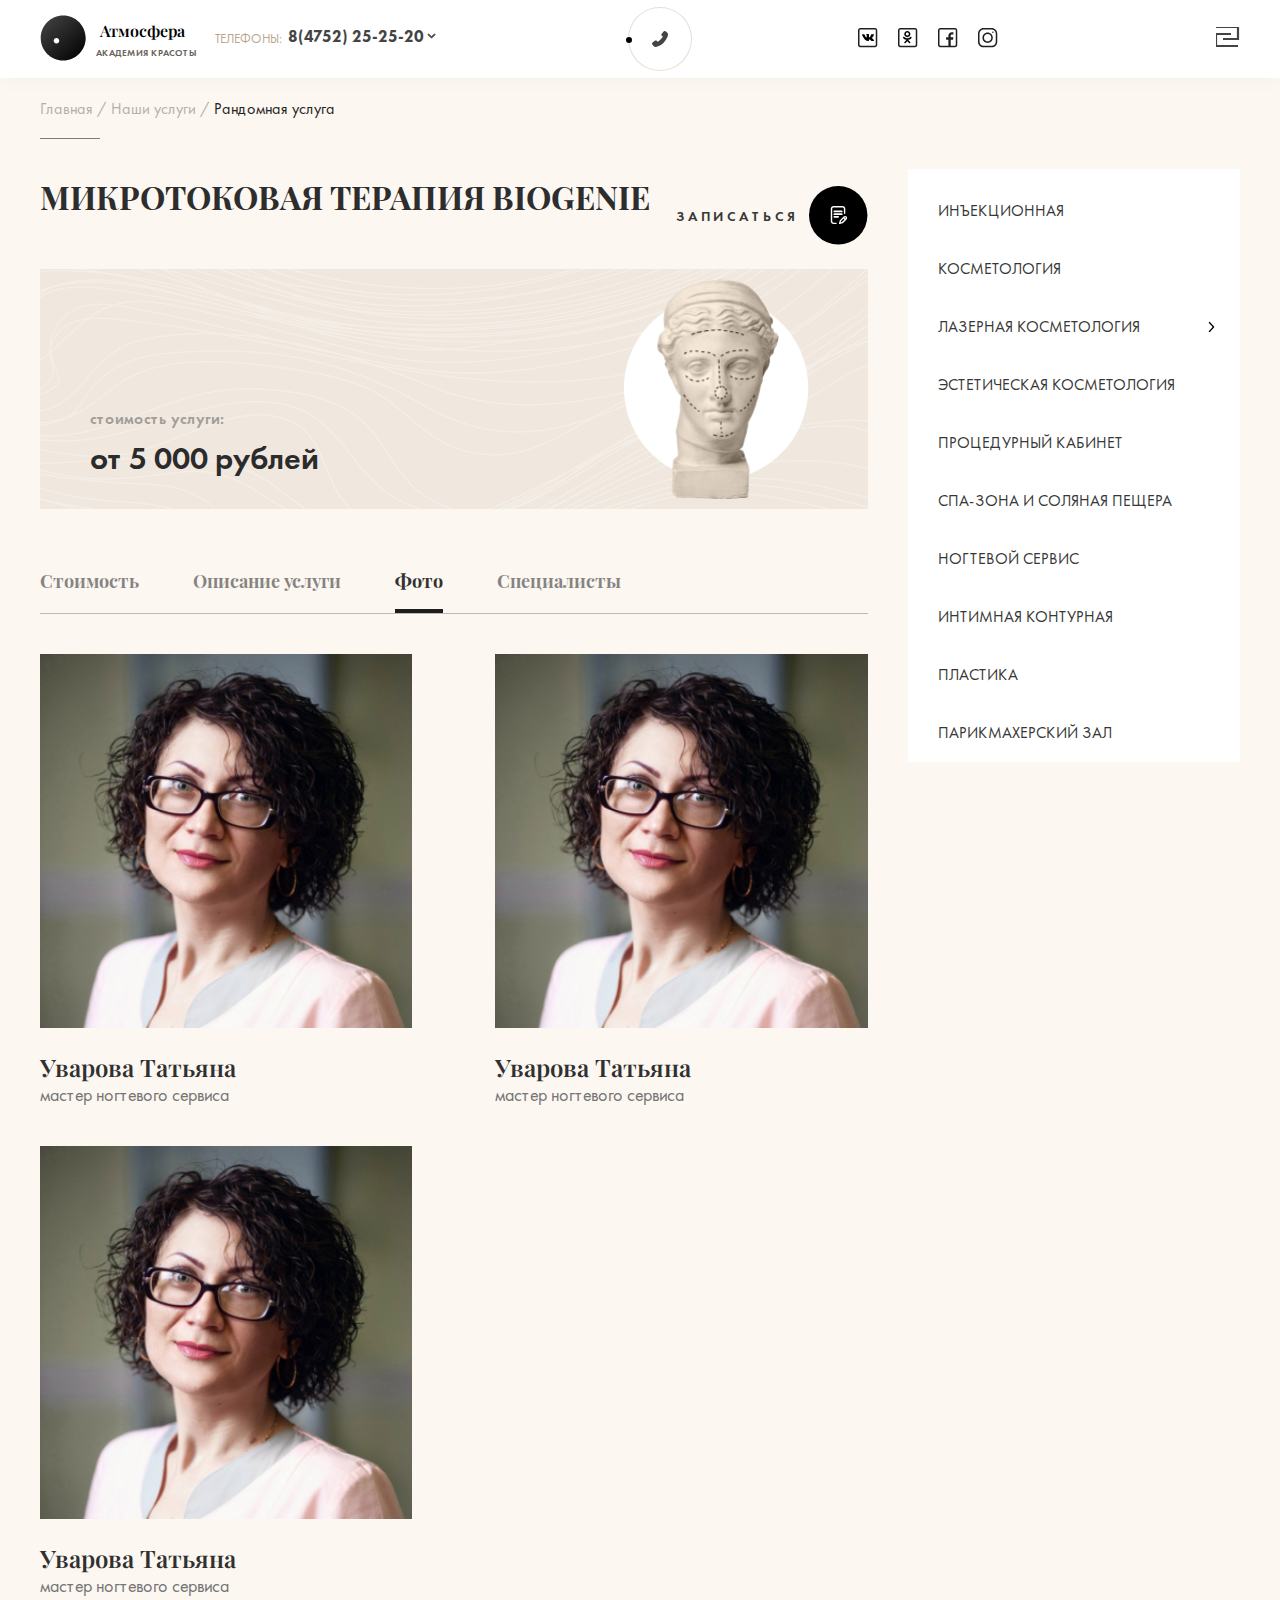
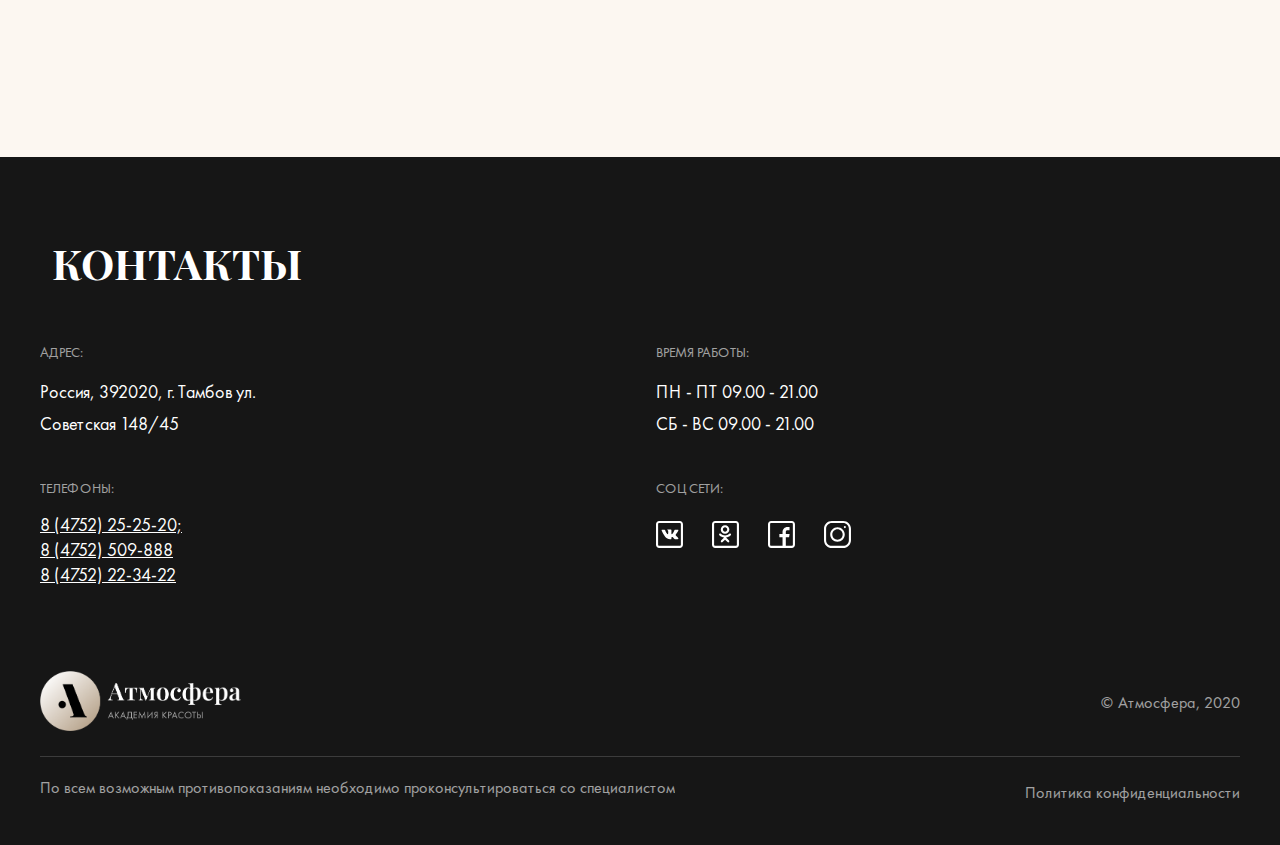
<file: servicesDetail.html>
<!DOCTYPE html>
<html lang="en">

<head>
    <meta charset="utf-8">
    <meta http-equiv="X-UA-Compatible" content="IE=edge">
    <meta name="viewport" content="width=device-width, initial-scale=1">
    <title>АТМОСФЕРА</title>
    <link href="https://fonts.googleapis.com/css2?family=Playfair+Display:ital,wght@0,400;0,500;0,600;0,700;0,800;0,900;1,400;1,500;1,600;1,700;1,800;1,900&display=swap" rel="stylesheet">
    <link rel="stylesheet" href="css/jquery.fancybox.min.css">
    <link rel="stylesheet" href="css/slick.css">
    <link rel="stylesheet" href="css/style.css">
</head>

<body>
    <header>
        <div class="container">
            <div class="wrap-header-block desktop-vision">
                <div class="left-header-block">
                    <ul class="header-nav">
                        <li class="upper-lvl services_button">
                            <span class="services_open"><svg width="24" height="21" viewBox="0 0 24 21" fill="none" xmlns="http://www.w3.org/2000/svg">
								<path d="M0 0H22V12H7" stroke="#444444" stroke-width="2.2"/>
								<path d="M22 19L0 19V7L15 7" stroke="#444444" stroke-width="2.2"/>
							</svg>
						</span>
                            <a href="#">Услуги</a>
                            <div class="wrap-popup-lvl">
                                <div class="all-hedden-content">
                                    <ul class="first-lvl-list">
                                        <li>
                                            <!--если есть боковая выпадашка 3го лвла то ссылку заворачивать в span-->
                                            <span><a href="#">Лазерная и аппаратная Косметология</a></span>
                                            <div class="second-lvl">
                                                <div class="wrap-second-lvl-list">
                                                    <p class="second-lvl-title">СПА-ЗОНА</p>
                                                    <ul class="second-lvl-list">
                                                        <li><a href="#">Чистка-уход Детокс от Styx(Стикс)</a></li>
                                                        <li><a href="#">Программа «Антистресс» от Styx</a></li>
                                                        <li><a href="#">Программа «Экспресс-уход» от Styx</a></li>
                                                        <li><a href="#">Комплексный уход Casmara «Регенерин»</a></li>
                                                        <li><a href="#">Комплексный уход Casmara «Эликсир»</a></li>
                                                        <li><a href="#">Комплексный уход Casmara «Интенсив Q-10»</a></li>
                                                        <li><a href="#">Уход антиоксидантный с ягодами Годжи</a></li>
                                                        <li><a href="#">Комплексный уход Histomer</a></li>
                                                    </ul>
                                                </div>
                                                <div class="wrap-second-lvl-list">
                                                    <p class="second-lvl-title">СПА-ЗОНА</p>
                                                    <ul class="second-lvl-list">
                                                        <li><a href="#">Глубокая механическая чистка лица</a></li>
                                                        <li><a href="#">Ультразвуковая комбинированная чистка лица</a></li>
                                                        <li><a href="#">Пилинг</a></li>
                                                        <li><a href="#">Восковая депиляция</a></li>
                                                        <li><a href="#">Шугаринг</a></li>
                                                        <li><a href="#">Биотатуаж бровей</a></li>
                                                        <li><a href="#">Наращивание ресниц</a></li>
                                                        <li><a href="#">Обертывания</a></li>
                                                    </ul>
                                                </div>
                                            </div>
                                        </li>
                                        <li>
                                            <a href="#">Инъекционная косметология</a>
                                        </li>
                                        <li>
                                            <a href="#">СПА-зона и соляная пещера</a>
                                        </li>
                                        <li>
                                            <a href="#">Эстетическая косметология</a>
                                        </li>
                                        <li>
                                            <a href="#">Парикмахерский зал</a>
                                        </li>
                                        <li>
                                            <a href="#">Ногтевой сервис</a>
                                        </li>
                                        <li>
                                            <a href="#">Интимная контурная пластика</a>
                                        </li>
                                        <li>
                                            <a href="#">Процедурный кабинет</a>
                                        </li>
                                    </ul>
                                </div>
                            </div>
                        </li>
                        <li>
                            <a href="#">Оборудование</a>
                        </li>
                        <li>
                            <a href="#">АКЦИИ</a>
                        </li>
                        <li>
                            <a href="#">О НАС</a>
                        </li>
                        <li>
                            <a href="#">Контакты</a>
                        </li>
                    </ul>
                </div>
                <div class="logo-header-block">
                    <div class="wrap-logo">
                        <svg width="73" height="72" viewBox="0 0 73 72" fill="none" xmlns="http://www.w3.org/2000/svg">
						<path fill-rule="evenodd" clip-rule="evenodd" d="M36.8271 0.274559C17.1145 0.274559 1.13428 16.2548 1.13428 35.9674C1.13428 55.6799 17.1145 71.6602 36.8271 71.6602C56.5397 71.6602 72.5199 55.6799 72.5199 35.9674C72.5199 16.2548 56.5397 0.274559 36.8271 0.274559ZM26.1192 44.5973C28.5454 44.5973 30.5122 42.6305 30.5122 40.2044C30.5122 37.7782 28.5454 35.8114 26.1192 35.8114C23.6931 35.8114 21.7263 37.7782 21.7263 40.2044C21.7263 42.6305 23.6931 44.5973 26.1192 44.5973Z" fill="url(#paint0_linear)"/>
						<defs>
							<linearGradient id="paint0_linear" x1="-25.483" y1="38.1436" x2="36.7123" y2="102.758" gradientUnits="userSpaceOnUse">
								<stop stop-color="#404040"/>
								<stop offset="1"/>
							</linearGradient>
						</defs>
					</svg>
                        <p class="logo-title">Атмосфера</p>
                        <p class="logo-text">Академия красоты</p>
                    </div>
                </div>
                <div class="right-header-block">
                    <ul class="header-social">
                        <li>
                            <a href="#">
							<svg width="20" height="20" viewBox="0 0 20 20" fill="none" xmlns="http://www.w3.org/2000/svg">
								<path fill-rule="evenodd" clip-rule="evenodd" d="M2.25786 0H17.0092C18.2542 0 19.2671 1.01288 19.2671 2.25786V17.0092C19.2671 18.2542 18.2542 19.2671 17.0092 19.2671H2.25786C1.01288 19.2671 0 18.2542 0 17.0092V2.25786C0 1.01288 1.01288 0 2.25786 0ZM17.0092 17.7618C17.4242 17.7618 17.7618 17.4242 17.7618 17.0092V2.25786C17.7618 1.84286 17.4242 1.50524 17.0092 1.50524H2.25786C1.84286 1.50524 1.50524 1.84286 1.50524 2.25786V17.0092C1.50524 17.4242 1.84286 17.7618 2.25786 17.7618H10.387H12.7193H17.0092Z" fill="#202020"/>
								<path d="M15.9364 12.3218C15.9218 12.2898 15.9083 12.2632 15.8957 12.2419C15.6875 11.8585 15.2896 11.388 14.7023 10.8301L14.6899 10.8173L14.6837 10.811L14.6774 10.8046H14.6711C14.4046 10.5448 14.2358 10.3702 14.1651 10.2807C14.0358 10.1104 14.0068 9.93793 14.0775 9.76321C14.1274 9.6312 14.315 9.35242 14.6398 8.92649C14.8107 8.70076 14.946 8.51984 15.0459 8.38354C15.7665 7.40401 16.079 6.77807 15.9831 6.50549L15.9459 6.44179C15.9209 6.40344 15.8563 6.36836 15.7523 6.33636C15.6481 6.30443 15.5148 6.29915 15.3523 6.32043L13.553 6.33314C13.5238 6.32258 13.4822 6.32356 13.428 6.33636C13.3738 6.34916 13.3467 6.35558 13.3467 6.35558L13.3154 6.37158L13.2906 6.3908C13.2697 6.40351 13.2468 6.42586 13.2218 6.45781C13.1969 6.48965 13.1761 6.52701 13.1595 6.56959C12.9636 7.08489 12.7408 7.56398 12.4909 8.00685C12.3367 8.27093 12.1952 8.49979 12.0659 8.69358C11.9368 8.88729 11.8285 9.03001 11.7411 9.1215C11.6536 9.21308 11.5746 9.28644 11.5037 9.34186C11.4328 9.39731 11.3788 9.42073 11.3413 9.41216C11.3038 9.40359 11.2684 9.39509 11.235 9.38659C11.1767 9.34824 11.1298 9.29609 11.0945 9.23008C11.059 9.16408 11.0351 9.081 11.0226 8.98093C11.0102 8.88078 11.0028 8.79464 11.0007 8.72222C10.9988 8.64988 10.9997 8.54756 11.0039 8.41556C11.0082 8.28348 11.0102 8.19412 11.0102 8.14727C11.0102 7.98542 11.0133 7.80976 11.0194 7.62025C11.0258 7.43074 11.0309 7.28059 11.0351 7.16997C11.0394 7.05924 11.0413 6.94209 11.0413 6.81859C11.0413 6.69508 11.034 6.59823 11.0194 6.52793C11.0051 6.45772 10.9831 6.38957 10.954 6.3235C10.9248 6.25749 10.882 6.20644 10.8259 6.17019C10.7697 6.13399 10.6998 6.10526 10.6166 6.08392C10.3959 6.03284 10.1147 6.0052 9.7731 6.00091C8.9984 5.99241 8.50062 6.04355 8.27986 6.15428C8.19239 6.20107 8.11324 6.26499 8.04247 6.34585C7.96747 6.43957 7.95701 6.49072 8.01115 6.49913C8.2611 6.53742 8.43805 6.62899 8.5422 6.77377L8.57973 6.85049C8.60892 6.90585 8.63807 7.00385 8.66724 7.14436C8.69637 7.28486 8.71516 7.4403 8.72344 7.61056C8.74423 7.92149 8.74423 8.18766 8.72344 8.40907C8.70258 8.63057 8.68289 8.80301 8.66409 8.92651C8.64529 9.05002 8.61719 9.1501 8.57973 9.22673C8.5422 9.30338 8.51723 9.35023 8.50471 9.36724C8.49222 9.38424 8.4818 9.39496 8.47353 9.39916C8.41939 9.42037 8.36308 9.43118 8.30481 9.43118C8.24644 9.43118 8.17567 9.40133 8.09238 9.34168C8.00912 9.28204 7.9227 9.2001 7.83313 9.09575C7.74356 8.99137 7.64255 8.84552 7.53004 8.65816C7.41763 8.4708 7.30099 8.24936 7.18019 7.99385L7.08025 7.80855C7.01777 7.68934 6.93243 7.51576 6.82413 7.28797C6.71576 7.06009 6.61998 6.83967 6.53671 6.62673C6.50342 6.5373 6.45342 6.46922 6.38679 6.42237L6.35551 6.40315C6.33472 6.38614 6.30135 6.36809 6.25557 6.34885C6.20973 6.32963 6.16189 6.31585 6.11186 6.30737L4.39994 6.32007C4.22501 6.32007 4.10631 6.36059 4.04381 6.44152L4.0188 6.4798C4.0063 6.50112 4 6.53518 4 6.58205C4 6.6289 4.0125 6.6864 4.03751 6.75449C4.28742 7.35501 4.55919 7.93416 4.85282 8.49203C5.14645 9.0499 5.40161 9.49929 5.61815 9.83977C5.83473 10.1805 6.05549 10.5021 6.28043 10.8044C6.50537 11.1067 6.65427 11.3005 6.72712 11.3857C6.80006 11.471 6.85735 11.5347 6.89899 11.5773L7.05522 11.7306C7.15518 11.8328 7.30197 11.9552 7.49566 12.0979C7.6894 12.2406 7.90388 12.3811 8.13921 12.5196C8.37459 12.6579 8.64842 12.7708 8.96085 12.8581C9.27324 12.9454 9.57729 12.9805 9.87304 12.9636H10.5916C10.7373 12.9507 10.8477 12.9039 10.9227 12.823L10.9476 12.791C10.9643 12.7656 10.98 12.7261 10.9944 12.6729C11.009 12.6197 11.0163 12.5611 11.0163 12.4973C11.012 12.3142 11.0256 12.1492 11.0568 12.0023C11.0879 11.8554 11.1234 11.7447 11.1631 11.6701C11.2028 11.5956 11.2476 11.5327 11.2974 11.4818C11.3474 11.4307 11.3829 11.3997 11.4038 11.3891C11.4246 11.3784 11.4411 11.3711 11.4536 11.3667C11.5536 11.3327 11.6712 11.3657 11.8067 11.4658C11.9421 11.5659 12.0691 11.6895 12.1879 11.8363C12.3066 11.9833 12.4492 12.1483 12.6158 12.3313C12.7825 12.5145 12.9283 12.6506 13.0532 12.7402L13.1781 12.8169C13.2615 12.868 13.3698 12.9149 13.5031 12.9574C13.6362 13 13.7528 13.0106 13.8529 12.9894L15.4523 12.9639C15.6105 12.9639 15.7336 12.9371 15.8209 12.8839C15.9084 12.8307 15.9604 12.7721 15.9771 12.7083C15.9938 12.6444 15.9947 12.572 15.9803 12.491C15.9655 12.4102 15.9509 12.3537 15.9364 12.3218Z" fill="black"/>
							</svg>
						</a>
                        </li>
                        <li>
                            <a href="#">
							<svg width="20" height="20" viewBox="0 0 20 20" fill="none" xmlns="http://www.w3.org/2000/svg">
								<path fill-rule="evenodd" clip-rule="evenodd" d="M2.25786 0H17.0092C18.2542 0 19.2671 1.01288 19.2671 2.25786V17.0092C19.2671 18.2542 18.2542 19.2671 17.0092 19.2671H2.25786C1.01288 19.2671 0 18.2542 0 17.0092V2.25786C0 1.01288 1.01288 0 2.25786 0ZM17.0092 17.7618C17.4242 17.7618 17.7618 17.4242 17.7618 17.0092V2.25786C17.7618 1.84286 17.4242 1.50524 17.0092 1.50524H2.25786C1.84286 1.50524 1.50524 1.84286 1.50524 2.25786V17.0092C1.50524 17.4242 1.84286 17.7618 2.25786 17.7618H10.387H12.7193H17.0092Z" fill="#202020"/>
								<path fill-rule="evenodd" clip-rule="evenodd" d="M6.24951 6.07507C6.24951 4.37917 7.62868 3 9.32458 3C11.0205 3 12.3997 4.37917 12.3997 6.07507C12.3997 7.77097 11.0205 9.15014 9.32458 9.15014C7.62868 9.15014 6.24951 7.77097 6.24951 6.07507ZM7.78705 6.07507C7.78705 6.92302 8.47663 7.61261 9.32458 7.61261C10.1725 7.61261 10.8621 6.92302 10.8621 6.07507C10.8621 5.22712 10.1725 4.53754 9.32458 4.53754C8.47663 4.53754 7.78705 5.22712 7.78705 6.07507Z" fill="black"/>
								<path d="M13.4017 9.06481C13.1011 8.76422 12.6153 8.76422 12.3147 9.06481C10.6665 10.7131 7.98346 10.7131 6.33445 9.06481C6.03386 8.76422 5.548 8.76422 5.24741 9.06481C4.94683 9.3654 4.94683 9.85126 5.24741 10.1526C6.20376 11.109 7.41611 11.654 8.66613 11.7962L6.47437 13.988C6.17378 14.2886 6.17378 14.7745 6.47437 15.075C6.77496 15.3756 7.26082 15.3756 7.56141 15.075L9.32419 13.3123L11.087 15.075C11.2369 15.225 11.4337 15.3003 11.6305 15.3003C11.8273 15.3003 12.0241 15.225 12.174 15.075C12.4746 14.7745 12.4746 14.2886 12.174 13.988L9.98226 11.7962C11.2323 11.654 12.4446 11.109 13.401 10.1526C13.7016 9.85203 13.7016 9.3654 13.4017 9.06481Z" fill="black"/>
							</svg>
						</a>
                        </li>
                        <li>
                            <a href="#">
							<svg width="20" height="20" viewBox="0 0 20 20" fill="none" xmlns="http://www.w3.org/2000/svg">
								<path fill-rule="evenodd" clip-rule="evenodd" d="M2.25786 0H17.0092C18.2542 0 19.2671 1.01288 19.2671 2.25786V17.0092C19.2671 18.2542 18.2542 19.2671 17.0092 19.2671H2.25786C1.01288 19.2671 0 18.2542 0 17.0092V2.25786C0 1.01288 1.01288 0 2.25786 0ZM17.0092 17.7618C17.4242 17.7618 17.7618 17.4242 17.7618 17.0092V2.25786C17.7618 1.84286 17.4242 1.50524 17.0092 1.50524H2.25786C1.84286 1.50524 1.50524 1.84286 1.50524 2.25786V17.0092C1.50524 17.4242 1.84286 17.7618 2.25786 17.7618H10.387V11.628H8.12829V9.29485H10.387V7.68327C10.387 5.76695 11.9319 4.21467 13.8482 4.21467H15.3911V6.54779H13.8482C13.2094 6.54779 12.7193 7.03793 12.7193 7.67672V9.29485H15.4287L15.0445 11.628H12.7193V17.7618H17.0092Z" fill="#202020"/>
							</svg>
						</a>
                        </li>
                        <li>
                            <a href="#">
							<svg width="20" height="20" viewBox="0 0 20 20" fill="none" xmlns="http://www.w3.org/2000/svg">
								<path fill-rule="evenodd" clip-rule="evenodd" d="M5.59678 0H13.6703C16.7564 0 19.2671 2.5107 19.2671 5.59678V13.6703C19.2671 16.7564 16.7564 19.2671 13.6703 19.2671H5.59678C2.5107 19.2671 0 16.7564 0 13.6703V5.59678C0 2.5107 2.5107 0 5.59678 0ZM13.6703 17.7618C15.9264 17.7618 17.7618 15.9264 17.7618 13.6703V5.59678C17.7618 3.34069 15.9264 1.50524 13.6703 1.50524H5.59678C3.34069 1.50524 1.50524 3.34069 1.50524 5.59678V13.6703C1.50524 15.9264 3.34069 17.7618 5.59678 17.7618H13.6703Z" fill="#202020"/>
								<path fill-rule="evenodd" clip-rule="evenodd" d="M4.44043 9.63353C4.44043 6.77004 6.77001 4.44045 9.6335 4.44045C12.497 4.44045 14.8266 6.77004 14.8266 9.63353C14.8266 12.497 12.497 14.8266 9.6335 14.8266C6.77001 14.8266 4.44043 12.497 4.44043 9.63353ZM5.94567 9.63353C5.94567 11.667 7.60004 13.3214 9.6335 13.3214C11.667 13.3214 13.3213 11.667 13.3213 9.63353C13.3213 7.60006 11.667 5.94569 9.6335 5.94569C7.60004 5.94569 5.94567 7.60006 5.94567 9.63353Z" fill="#202020"/>
								<circle cx="14.902" cy="4.36519" r="0.75262" fill="#202020"/>
							</svg>
						</a>
                        </li>
                    </ul>
                    <div class="header-tel">
                        <p class="tel-title">Телефоны:</p>
                        <div class="dropdown">
                            <div class="select">
                                <span class="arr">8(4752) 25-25-20</span>
                                <i class="fa fa-chevron-down">
								<svg width="9" height="6" viewBox="0 0 9 6" fill="none" xmlns="http://www.w3.org/2000/svg">
									<path d="M8 1.50262C8 1.363 7.95679 1.25131 7.87037 1.16754C7.76955 1.06981 7.65072 1.02094 7.51389 1.02094C7.37706 1.02094 7.26543 1.06981 7.17901 1.16754L4.52161 3.84817L1.8642 1.16754C1.63374 0.944154 1.40329 0.944154 1.17284 1.16754C0.942387 1.37696 0.942387 1.59337 1.17284 1.81675L4.17593 4.8534C4.27675 4.95113 4.39198 5 4.52161 5C4.65123 5 4.76646 4.95113 4.86728 4.8534L7.87037 1.81675C7.95679 1.73298 8 1.62827 8 1.50262Z" fill="#444444" stroke="#444444"/>
								</svg>
							</i>
                            </div>
                            <ul class="dropdown-menu" style="display: none;">
                                <li>8 (4752) 25-25-20</li>
                                <li>8 (4752) 50-98-88</li>
                                <li>8 (4752) 22-34-22</li>
                            </ul>
                        </div>
                    </div>
                    <a href="tel:8 (4752) 25-25-20" class="header-call">
                        <div class="wrap-circle">
                            <div class="circle-out">
                                <div class="progress"></div>
                                <div class="circle-in"></div>
                            </div>
                            <div class="circle-dots"><span></span></div>
                            <svg width="16" height="16" viewBox="0 0 16 16" fill="none" xmlns="http://www.w3.org/2000/svg">
							<path d="M3.40619 16C4.23758 16 5.13292 15.7869 6.09221 15.3607C8.11739 14.5723 9.97202 13.3363 11.6561 11.6529C13.3828 9.88421 14.6299 8.01964 15.3974 6.05918C16.1435 4.0561 16.1968 2.72427 15.5572 2.06368L15.4933 1.99975L13.5747 0.33762C13.2976 0.0605985 12.9672 -0.0459483 12.5834 0.0179798C12.1784 0.0605985 11.8693 0.199109 11.6561 0.433512L11.5922 0.49744L9.70555 2.86278C9.44974 3.1398 9.32717 3.45411 9.33782 3.80572C9.34848 4.15732 9.48172 4.47164 9.73753 4.74866C9.78017 4.79128 9.81214 4.81259 9.83346 4.81259L10.7928 5.45187C10.6862 6.06984 9.91873 7.09269 8.49045 8.52041C7.08348 9.92683 6.06024 10.694 5.42071 10.8218L4.78118 9.8629C4.78118 9.8416 4.75986 9.80963 4.71722 9.76701C4.44009 9.5113 4.12033 9.38344 3.75793 9.38344C3.39553 9.38344 3.08642 9.50065 2.83061 9.73505L0.464354 11.6209L0.400401 11.6849C0.144589 11.9406 0.011354 12.2602 0.000695141 12.6438C-0.00996368 13.0273 0.101954 13.347 0.336448 13.6027L1.99922 15.5205C2.02054 15.5205 2.0312 15.5312 2.0312 15.5525C2.32965 15.8508 2.78798 16 3.40619 16Z"/>
						</svg>
                        </div>
                    </a>
                    <div class="mobile-gamb">
                        <svg width="24" height="21" viewBox="0 0 24 21" fill="none" xmlns="http://www.w3.org/2000/svg">
						<path d="M0 0H22V12H7" stroke="#444444" stroke-width="2.2"/>
						<path d="M22 19L0 19V7L15 7" stroke="#444444" stroke-width="2.2"/>
					</svg>
                    </div>
                </div>
            </div>
            <div class="wrap-header-mobile-block">

            </div>
        </div>
    </header>
    <div class="breadcrumbs">
        <div class="container">
            <ul class="breadcrumbs-block">
                <li><a href="#">Главная</a></li>
                <li><a href="#">Наши услуги</a></li>
                <li><a href="#">Рандомная услуга</a></li>
            </ul>
        </div>
    </div>
    <section class="content">
        <div class="container">
            <div class="wrap-detail-block">
                <div class="detail-block-content">
                    <h1 class="detail-block-title">Микротоковая терапия Biogenie</h1>
                    <a href="#" class="detail-block-signup-link">Записаться
					<svg width="65" height="65" viewBox="0 0 65 65" fill="none" xmlns="http://www.w3.org/2000/svg">
						<circle cx="32.19" cy="32.19" r="32.19" fill="black"/>
						<path d="M37 31C37 30.4477 36.636 30 36.187 30H27.813C27.364 30 27 30.4477 27 31C27 31.5523 27.364 32 27.813 32H36.187C36.636 32 37 31.5523 37 31Z" fill="white"/>
						<path d="M27.7268 33C27.3254 33 27 33.4477 27 34C27 34.5523 27.3254 35 27.7268 35H32.2732C32.6746 35 33 34.5523 33 34C33 33.4477 32.6746 33 32.2732 33H27.7268Z" fill="white"/>
						<path d="M29.7903 40.4375H27.1536C26.2841 40.4375 25.5768 39.7366 25.5768 38.875V25.125C25.5768 24.2634 26.2841 23.5625 27.1536 23.5625H36.8464C37.7159 23.5625 38.4232 24.2634 38.4232 25.125V29.9297C38.4232 30.3612 38.7762 30.7109 39.2116 30.7109C39.647 30.7109 40 30.3612 40 29.9297V25.125C40 23.4019 38.5853 22 36.8464 22H27.1536C25.4147 22 24 23.4019 24 25.125V38.875C24 40.5981 25.4147 42 27.1536 42H29.7903C30.2257 42 30.5787 41.6502 30.5787 41.2188C30.5787 40.7873 30.2257 40.4375 29.7903 40.4375Z" fill="white"/>
						<path fill-rule="evenodd" clip-rule="evenodd" d="M41.3474 33.6581C40.4773 32.7807 39.0615 32.7807 38.1919 33.6575L34.1079 37.7664C34.0212 37.8537 33.9572 37.9612 33.9216 38.0794L33.0321 41.0319C32.9533 41.2937 33.022 41.5779 33.2114 41.7737C33.3534 41.9204 33.5462 42 33.744 42C33.8101 42 33.8769 41.9911 33.9425 41.9727L36.945 41.1341C37.0686 41.0996 37.1812 41.0335 37.2719 40.9421L41.3474 36.8405C42.2175 35.9631 42.2175 34.5355 41.3474 33.6581ZM36.3593 39.7411L34.8488 40.163L35.2909 38.6955L38.0465 35.923L39.0988 36.984L36.3593 39.7411ZM40.1518 35.9243L40.2959 35.7792C40.5855 35.4872 40.5855 35.0114 40.2954 34.7189C40.0054 34.4265 39.5335 34.4265 39.2434 34.7189L39.0998 34.8635L40.1518 35.9243Z" fill="white"/>
						<path d="M36.187 27H27.813C27.364 27 27 27.4477 27 28C27 28.5523 27.364 29 27.813 29H36.187C36.636 29 37 28.5523 37 28C37 27.4477 36.636 27 36.187 27Z" fill="white"/>
					</svg>
				</a>
                    <div class="detail-block-banner">
                        <p class="detail-block-banner-text">стоимость услуги:</p>
                        <p class="detail-block-banner-price">от <span>5 000</span> рублей</p>
                        <img src="imgs/detail_1.png" alt="">
                    </div>
                    <div class="detail-assortment">
                        <ul class="tab_li">
                            <li><a href="#tab_1">Стоимость</a></li>
                            <li><a href="#tab_2">Описание услуги</a></li>
                            <li><a href="#tab_3" class="curent">Фото</a></li>
                            <li><a href="#tab_4">Специалисты</a></li>
                        </ul>
                    </div>
                    <div class="tab_box" id="tab_1" style="display: none;">
                        <p class="detail-price-table-title">Микротоковая терапия Biogenie</p>
                        <table class="detail-price-table">
                            <tbody>
                                <tr>
                                    <td>
                                        <p class="detail-price-name">Программа «микротоки»</p>
                                    </td>
                                    <td>
                                        <p class="detail-price-time">
                                            <svg width="20" height="18" viewBox="0 0 20 18" fill="none" xmlns="http://www.w3.org/2000/svg">
											<path fill-rule="evenodd" clip-rule="evenodd" d="M2.34668 9.62816C2.34668 5.46981 5.72991 2.08655 9.88829 2.08655C14.0467 2.08655 17.4299 5.46981 17.4299 9.62816C17.4299 13.7867 14.0469 17.17 9.88829 17.17C5.72995 17.17 2.34668 13.7868 2.34668 9.62816ZM3.71371 9.62843C3.71371 13.0331 6.48363 15.8032 9.88829 15.8032C13.293 15.8032 16.0629 13.0333 16.0629 9.62843C16.0629 6.22377 13.293 3.45385 9.88829 3.45385C6.48359 3.45385 3.71371 6.22377 3.71371 9.62843Z" fill="black"/>
											<path d="M11.9847 9.40025H10.162V6.75727C10.162 6.37973 9.85599 6.07373 9.47846 6.07373C9.10092 6.07373 8.79492 6.37973 8.79492 6.75727V10.0838C8.79492 10.4613 9.10092 10.7673 9.47846 10.7673H11.9847C12.3623 10.7673 12.6683 10.4613 12.6683 10.0838C12.6682 9.70625 12.3622 9.40025 11.9847 9.40025Z" fill="black"/>
											<path d="M6.01666 14.5202C5.73596 14.2675 5.30373 14.2905 5.0513 14.571L3.00069 16.8494C2.748 17.1299 2.77102 17.5621 3.05149 17.8146C3.18204 17.9324 3.34563 17.9903 3.50855 17.9903C3.69562 17.9903 3.882 17.914 4.01688 17.7638L6.06749 15.4854C6.32015 15.2049 6.29713 14.7726 6.01666 14.5202Z" fill="black"/>
											<path d="M16.7762 16.8496L14.7256 14.5712C14.4736 14.2905 14.0412 14.2677 13.7605 14.5204C13.4798 14.7729 13.4572 15.2051 13.7097 15.4856L15.7603 17.764C15.8949 17.9139 16.0813 17.9903 16.2684 17.9903C16.4311 17.9903 16.5946 17.9324 16.7254 17.8148C17.0061 17.5623 17.0287 17.1301 16.7762 16.8496Z" fill="black"/>
											<path fill-rule="evenodd" clip-rule="evenodd" d="M1.02065 1.01107C2.3533 -0.321815 4.54262 -0.323862 5.90081 1.00605C6.03133 1.13387 6.10518 1.30838 6.10607 1.49093C6.107 1.6734 6.035 1.84865 5.90602 1.97782L1.98712 5.89672C1.85382 6.02979 1.67884 6.09677 1.50387 6.09677C1.33117 6.09677 1.1587 6.03184 1.02563 5.90174C0.369209 5.25876 0.00511434 4.39886 9.28765e-05 3.48043C-0.00469682 2.55085 0.357582 1.67387 1.02065 1.01107ZM1.36717 3.47313C1.36875 3.7903 1.44191 4.0956 1.57884 4.37151L4.36946 1.58085C4.08057 1.44369 3.76704 1.37513 3.45466 1.37513C2.92038 1.37513 2.38903 1.57587 1.98712 1.97755C1.58429 2.38039 1.36419 2.91173 1.36717 3.47313Z" fill="black"/>
											<path fill-rule="evenodd" clip-rule="evenodd" d="M13.8762 1.00584C15.2344 -0.324071 17.4237 -0.321792 18.7566 1.01086C19.4194 1.67389 19.7819 2.55087 19.7771 3.48019C19.7723 4.39865 19.4082 5.25852 18.7516 5.90126C18.6188 6.03182 18.4461 6.09675 18.2734 6.09675C18.0984 6.09675 17.9234 6.03001 17.7901 5.89647L13.8712 1.97757C13.7422 1.84864 13.67 1.67319 13.6709 1.49068C13.6718 1.30821 13.7459 1.13366 13.8762 1.00584ZM15.4078 1.58092L18.1984 4.37153C18.3353 4.09586 18.4085 3.79032 18.4101 3.47339C18.4131 2.91172 18.193 2.38064 17.7901 1.9778C17.1533 1.34101 16.1911 1.20906 15.4078 1.58092Z" fill="black"/>
										</svg>
                                            <span>45</span> минут</p>
                                    </td>
                                    <td>
                                        <p class="detail-price-sale"><span>2 500</span> руб</p>
                                    </td>
                                </tr>
                                <tr>
                                    <td>
                                        <p class="detail-price-name">Программа «микротоки»</p>
                                    </td>
                                    <td>
                                        <p class="detail-price-time">
                                            <svg width="20" height="18" viewBox="0 0 20 18" fill="none" xmlns="http://www.w3.org/2000/svg">
										<path fill-rule="evenodd" clip-rule="evenodd" d="M2.34668 9.62816C2.34668 5.46981 5.72991 2.08655 9.88829 2.08655C14.0467 2.08655 17.4299 5.46981 17.4299 9.62816C17.4299 13.7867 14.0469 17.17 9.88829 17.17C5.72995 17.17 2.34668 13.7868 2.34668 9.62816ZM3.71371 9.62843C3.71371 13.0331 6.48363 15.8032 9.88829 15.8032C13.293 15.8032 16.0629 13.0333 16.0629 9.62843C16.0629 6.22377 13.293 3.45385 9.88829 3.45385C6.48359 3.45385 3.71371 6.22377 3.71371 9.62843Z" fill="black"/>
										<path d="M11.9847 9.40025H10.162V6.75727C10.162 6.37973 9.85599 6.07373 9.47846 6.07373C9.10092 6.07373 8.79492 6.37973 8.79492 6.75727V10.0838C8.79492 10.4613 9.10092 10.7673 9.47846 10.7673H11.9847C12.3623 10.7673 12.6683 10.4613 12.6683 10.0838C12.6682 9.70625 12.3622 9.40025 11.9847 9.40025Z" fill="black"/>
										<path d="M6.01666 14.5202C5.73596 14.2675 5.30373 14.2905 5.0513 14.571L3.00069 16.8494C2.748 17.1299 2.77102 17.5621 3.05149 17.8146C3.18204 17.9324 3.34563 17.9903 3.50855 17.9903C3.69562 17.9903 3.882 17.914 4.01688 17.7638L6.06749 15.4854C6.32015 15.2049 6.29713 14.7726 6.01666 14.5202Z" fill="black"/>
										<path d="M16.7762 16.8496L14.7256 14.5712C14.4736 14.2905 14.0412 14.2677 13.7605 14.5204C13.4798 14.7729 13.4572 15.2051 13.7097 15.4856L15.7603 17.764C15.8949 17.9139 16.0813 17.9903 16.2684 17.9903C16.4311 17.9903 16.5946 17.9324 16.7254 17.8148C17.0061 17.5623 17.0287 17.1301 16.7762 16.8496Z" fill="black"/>
										<path fill-rule="evenodd" clip-rule="evenodd" d="M1.02065 1.01107C2.3533 -0.321815 4.54262 -0.323862 5.90081 1.00605C6.03133 1.13387 6.10518 1.30838 6.10607 1.49093C6.107 1.6734 6.035 1.84865 5.90602 1.97782L1.98712 5.89672C1.85382 6.02979 1.67884 6.09677 1.50387 6.09677C1.33117 6.09677 1.1587 6.03184 1.02563 5.90174C0.369209 5.25876 0.00511434 4.39886 9.28765e-05 3.48043C-0.00469682 2.55085 0.357582 1.67387 1.02065 1.01107ZM1.36717 3.47313C1.36875 3.7903 1.44191 4.0956 1.57884 4.37151L4.36946 1.58085C4.08057 1.44369 3.76704 1.37513 3.45466 1.37513C2.92038 1.37513 2.38903 1.57587 1.98712 1.97755C1.58429 2.38039 1.36419 2.91173 1.36717 3.47313Z" fill="black"/>
										<path fill-rule="evenodd" clip-rule="evenodd" d="M13.8762 1.00584C15.2344 -0.324071 17.4237 -0.321792 18.7566 1.01086C19.4194 1.67389 19.7819 2.55087 19.7771 3.48019C19.7723 4.39865 19.4082 5.25852 18.7516 5.90126C18.6188 6.03182 18.4461 6.09675 18.2734 6.09675C18.0984 6.09675 17.9234 6.03001 17.7901 5.89647L13.8712 1.97757C13.7422 1.84864 13.67 1.67319 13.6709 1.49068C13.6718 1.30821 13.7459 1.13366 13.8762 1.00584ZM15.4078 1.58092L18.1984 4.37153C18.3353 4.09586 18.4085 3.79032 18.4101 3.47339C18.4131 2.91172 18.193 2.38064 17.7901 1.9778C17.1533 1.34101 16.1911 1.20906 15.4078 1.58092Z" fill="black"/>
										</svg>
                                            <span>45</span> минут</p>
                                    </td>
                                    <td>
                                        <p class="detail-price-sale"><span>2 500</span> руб</p>
                                    </td>
                                </tr>
                                <tr>
                                    <td>
                                        <p class="detail-price-name">Программа «микротоки»</p>
                                    </td>
                                    <td>
                                        <p class="detail-price-time">
                                            <svg width="20" height="18" viewBox="0 0 20 18" fill="none" xmlns="http://www.w3.org/2000/svg">
											<path fill-rule="evenodd" clip-rule="evenodd" d="M2.34668 9.62816C2.34668 5.46981 5.72991 2.08655 9.88829 2.08655C14.0467 2.08655 17.4299 5.46981 17.4299 9.62816C17.4299 13.7867 14.0469 17.17 9.88829 17.17C5.72995 17.17 2.34668 13.7868 2.34668 9.62816ZM3.71371 9.62843C3.71371 13.0331 6.48363 15.8032 9.88829 15.8032C13.293 15.8032 16.0629 13.0333 16.0629 9.62843C16.0629 6.22377 13.293 3.45385 9.88829 3.45385C6.48359 3.45385 3.71371 6.22377 3.71371 9.62843Z" fill="black"/>
											<path d="M11.9847 9.40025H10.162V6.75727C10.162 6.37973 9.85599 6.07373 9.47846 6.07373C9.10092 6.07373 8.79492 6.37973 8.79492 6.75727V10.0838C8.79492 10.4613 9.10092 10.7673 9.47846 10.7673H11.9847C12.3623 10.7673 12.6683 10.4613 12.6683 10.0838C12.6682 9.70625 12.3622 9.40025 11.9847 9.40025Z" fill="black"/>
											<path d="M6.01666 14.5202C5.73596 14.2675 5.30373 14.2905 5.0513 14.571L3.00069 16.8494C2.748 17.1299 2.77102 17.5621 3.05149 17.8146C3.18204 17.9324 3.34563 17.9903 3.50855 17.9903C3.69562 17.9903 3.882 17.914 4.01688 17.7638L6.06749 15.4854C6.32015 15.2049 6.29713 14.7726 6.01666 14.5202Z" fill="black"/>
											<path d="M16.7762 16.8496L14.7256 14.5712C14.4736 14.2905 14.0412 14.2677 13.7605 14.5204C13.4798 14.7729 13.4572 15.2051 13.7097 15.4856L15.7603 17.764C15.8949 17.9139 16.0813 17.9903 16.2684 17.9903C16.4311 17.9903 16.5946 17.9324 16.7254 17.8148C17.0061 17.5623 17.0287 17.1301 16.7762 16.8496Z" fill="black"/>
											<path fill-rule="evenodd" clip-rule="evenodd" d="M1.02065 1.01107C2.3533 -0.321815 4.54262 -0.323862 5.90081 1.00605C6.03133 1.13387 6.10518 1.30838 6.10607 1.49093C6.107 1.6734 6.035 1.84865 5.90602 1.97782L1.98712 5.89672C1.85382 6.02979 1.67884 6.09677 1.50387 6.09677C1.33117 6.09677 1.1587 6.03184 1.02563 5.90174C0.369209 5.25876 0.00511434 4.39886 9.28765e-05 3.48043C-0.00469682 2.55085 0.357582 1.67387 1.02065 1.01107ZM1.36717 3.47313C1.36875 3.7903 1.44191 4.0956 1.57884 4.37151L4.36946 1.58085C4.08057 1.44369 3.76704 1.37513 3.45466 1.37513C2.92038 1.37513 2.38903 1.57587 1.98712 1.97755C1.58429 2.38039 1.36419 2.91173 1.36717 3.47313Z" fill="black"/>
											<path fill-rule="evenodd" clip-rule="evenodd" d="M13.8762 1.00584C15.2344 -0.324071 17.4237 -0.321792 18.7566 1.01086C19.4194 1.67389 19.7819 2.55087 19.7771 3.48019C19.7723 4.39865 19.4082 5.25852 18.7516 5.90126C18.6188 6.03182 18.4461 6.09675 18.2734 6.09675C18.0984 6.09675 17.9234 6.03001 17.7901 5.89647L13.8712 1.97757C13.7422 1.84864 13.67 1.67319 13.6709 1.49068C13.6718 1.30821 13.7459 1.13366 13.8762 1.00584ZM15.4078 1.58092L18.1984 4.37153C18.3353 4.09586 18.4085 3.79032 18.4101 3.47339C18.4131 2.91172 18.193 2.38064 17.7901 1.9778C17.1533 1.34101 16.1911 1.20906 15.4078 1.58092Z" fill="black"/>
										</svg>
                                            <span>45</span> минут</p>
                                    </td>
                                    <td>
                                        <p class="detail-price-sale"><span>2 500</span> руб</p>
                                    </td>
                                </tr>
                                <tr>
                                    <td>
                                        <p class="detail-price-name">Программа «микротоки»</p>
                                    </td>
                                    <td>
                                        <p class="detail-price-time">
                                            <svg width="20" height="18" viewBox="0 0 20 18" fill="none" xmlns="http://www.w3.org/2000/svg">
										<path fill-rule="evenodd" clip-rule="evenodd" d="M2.34668 9.62816C2.34668 5.46981 5.72991 2.08655 9.88829 2.08655C14.0467 2.08655 17.4299 5.46981 17.4299 9.62816C17.4299 13.7867 14.0469 17.17 9.88829 17.17C5.72995 17.17 2.34668 13.7868 2.34668 9.62816ZM3.71371 9.62843C3.71371 13.0331 6.48363 15.8032 9.88829 15.8032C13.293 15.8032 16.0629 13.0333 16.0629 9.62843C16.0629 6.22377 13.293 3.45385 9.88829 3.45385C6.48359 3.45385 3.71371 6.22377 3.71371 9.62843Z" fill="black"/>
										<path d="M11.9847 9.40025H10.162V6.75727C10.162 6.37973 9.85599 6.07373 9.47846 6.07373C9.10092 6.07373 8.79492 6.37973 8.79492 6.75727V10.0838C8.79492 10.4613 9.10092 10.7673 9.47846 10.7673H11.9847C12.3623 10.7673 12.6683 10.4613 12.6683 10.0838C12.6682 9.70625 12.3622 9.40025 11.9847 9.40025Z" fill="black"/>
										<path d="M6.01666 14.5202C5.73596 14.2675 5.30373 14.2905 5.0513 14.571L3.00069 16.8494C2.748 17.1299 2.77102 17.5621 3.05149 17.8146C3.18204 17.9324 3.34563 17.9903 3.50855 17.9903C3.69562 17.9903 3.882 17.914 4.01688 17.7638L6.06749 15.4854C6.32015 15.2049 6.29713 14.7726 6.01666 14.5202Z" fill="black"/>
										<path d="M16.7762 16.8496L14.7256 14.5712C14.4736 14.2905 14.0412 14.2677 13.7605 14.5204C13.4798 14.7729 13.4572 15.2051 13.7097 15.4856L15.7603 17.764C15.8949 17.9139 16.0813 17.9903 16.2684 17.9903C16.4311 17.9903 16.5946 17.9324 16.7254 17.8148C17.0061 17.5623 17.0287 17.1301 16.7762 16.8496Z" fill="black"/>
										<path fill-rule="evenodd" clip-rule="evenodd" d="M1.02065 1.01107C2.3533 -0.321815 4.54262 -0.323862 5.90081 1.00605C6.03133 1.13387 6.10518 1.30838 6.10607 1.49093C6.107 1.6734 6.035 1.84865 5.90602 1.97782L1.98712 5.89672C1.85382 6.02979 1.67884 6.09677 1.50387 6.09677C1.33117 6.09677 1.1587 6.03184 1.02563 5.90174C0.369209 5.25876 0.00511434 4.39886 9.28765e-05 3.48043C-0.00469682 2.55085 0.357582 1.67387 1.02065 1.01107ZM1.36717 3.47313C1.36875 3.7903 1.44191 4.0956 1.57884 4.37151L4.36946 1.58085C4.08057 1.44369 3.76704 1.37513 3.45466 1.37513C2.92038 1.37513 2.38903 1.57587 1.98712 1.97755C1.58429 2.38039 1.36419 2.91173 1.36717 3.47313Z" fill="black"/>
										<path fill-rule="evenodd" clip-rule="evenodd" d="M13.8762 1.00584C15.2344 -0.324071 17.4237 -0.321792 18.7566 1.01086C19.4194 1.67389 19.7819 2.55087 19.7771 3.48019C19.7723 4.39865 19.4082 5.25852 18.7516 5.90126C18.6188 6.03182 18.4461 6.09675 18.2734 6.09675C18.0984 6.09675 17.9234 6.03001 17.7901 5.89647L13.8712 1.97757C13.7422 1.84864 13.67 1.67319 13.6709 1.49068C13.6718 1.30821 13.7459 1.13366 13.8762 1.00584ZM15.4078 1.58092L18.1984 4.37153C18.3353 4.09586 18.4085 3.79032 18.4101 3.47339C18.4131 2.91172 18.193 2.38064 17.7901 1.9778C17.1533 1.34101 16.1911 1.20906 15.4078 1.58092Z" fill="black"/>
										</svg>
                                            <span>45</span> минут</p>
                                    </td>
                                    <td>
                                        <p class="detail-price-sale"><span>2 500</span> руб</p>
                                    </td>
                                </tr>
                                <tr>
                                    <td>
                                        <p class="detail-price-name">Программа «микротоки»</p>
                                    </td>
                                    <td>
                                        <p class="detail-price-time">
                                            <svg width="20" height="18" viewBox="0 0 20 18" fill="none" xmlns="http://www.w3.org/2000/svg">
											<path fill-rule="evenodd" clip-rule="evenodd" d="M2.34668 9.62816C2.34668 5.46981 5.72991 2.08655 9.88829 2.08655C14.0467 2.08655 17.4299 5.46981 17.4299 9.62816C17.4299 13.7867 14.0469 17.17 9.88829 17.17C5.72995 17.17 2.34668 13.7868 2.34668 9.62816ZM3.71371 9.62843C3.71371 13.0331 6.48363 15.8032 9.88829 15.8032C13.293 15.8032 16.0629 13.0333 16.0629 9.62843C16.0629 6.22377 13.293 3.45385 9.88829 3.45385C6.48359 3.45385 3.71371 6.22377 3.71371 9.62843Z" fill="black"/>
											<path d="M11.9847 9.40025H10.162V6.75727C10.162 6.37973 9.85599 6.07373 9.47846 6.07373C9.10092 6.07373 8.79492 6.37973 8.79492 6.75727V10.0838C8.79492 10.4613 9.10092 10.7673 9.47846 10.7673H11.9847C12.3623 10.7673 12.6683 10.4613 12.6683 10.0838C12.6682 9.70625 12.3622 9.40025 11.9847 9.40025Z" fill="black"/>
											<path d="M6.01666 14.5202C5.73596 14.2675 5.30373 14.2905 5.0513 14.571L3.00069 16.8494C2.748 17.1299 2.77102 17.5621 3.05149 17.8146C3.18204 17.9324 3.34563 17.9903 3.50855 17.9903C3.69562 17.9903 3.882 17.914 4.01688 17.7638L6.06749 15.4854C6.32015 15.2049 6.29713 14.7726 6.01666 14.5202Z" fill="black"/>
											<path d="M16.7762 16.8496L14.7256 14.5712C14.4736 14.2905 14.0412 14.2677 13.7605 14.5204C13.4798 14.7729 13.4572 15.2051 13.7097 15.4856L15.7603 17.764C15.8949 17.9139 16.0813 17.9903 16.2684 17.9903C16.4311 17.9903 16.5946 17.9324 16.7254 17.8148C17.0061 17.5623 17.0287 17.1301 16.7762 16.8496Z" fill="black"/>
											<path fill-rule="evenodd" clip-rule="evenodd" d="M1.02065 1.01107C2.3533 -0.321815 4.54262 -0.323862 5.90081 1.00605C6.03133 1.13387 6.10518 1.30838 6.10607 1.49093C6.107 1.6734 6.035 1.84865 5.90602 1.97782L1.98712 5.89672C1.85382 6.02979 1.67884 6.09677 1.50387 6.09677C1.33117 6.09677 1.1587 6.03184 1.02563 5.90174C0.369209 5.25876 0.00511434 4.39886 9.28765e-05 3.48043C-0.00469682 2.55085 0.357582 1.67387 1.02065 1.01107ZM1.36717 3.47313C1.36875 3.7903 1.44191 4.0956 1.57884 4.37151L4.36946 1.58085C4.08057 1.44369 3.76704 1.37513 3.45466 1.37513C2.92038 1.37513 2.38903 1.57587 1.98712 1.97755C1.58429 2.38039 1.36419 2.91173 1.36717 3.47313Z" fill="black"/>
											<path fill-rule="evenodd" clip-rule="evenodd" d="M13.8762 1.00584C15.2344 -0.324071 17.4237 -0.321792 18.7566 1.01086C19.4194 1.67389 19.7819 2.55087 19.7771 3.48019C19.7723 4.39865 19.4082 5.25852 18.7516 5.90126C18.6188 6.03182 18.4461 6.09675 18.2734 6.09675C18.0984 6.09675 17.9234 6.03001 17.7901 5.89647L13.8712 1.97757C13.7422 1.84864 13.67 1.67319 13.6709 1.49068C13.6718 1.30821 13.7459 1.13366 13.8762 1.00584ZM15.4078 1.58092L18.1984 4.37153C18.3353 4.09586 18.4085 3.79032 18.4101 3.47339C18.4131 2.91172 18.193 2.38064 17.7901 1.9778C17.1533 1.34101 16.1911 1.20906 15.4078 1.58092Z" fill="black"/>
										</svg>
                                            <span>45</span> минут</p>
                                    </td>
                                    <td>
                                        <p class="detail-price-sale"><span>2 500</span> руб</p>
                                    </td>
                                </tr>
                                <tr>
                                    <td>
                                        <p class="detail-price-name">Программа «микротоки»</p>
                                    </td>
                                    <td>
                                        <p class="detail-price-time">
                                            <svg width="20" height="18" viewBox="0 0 20 18" fill="none" xmlns="http://www.w3.org/2000/svg">
										<path fill-rule="evenodd" clip-rule="evenodd" d="M2.34668 9.62816C2.34668 5.46981 5.72991 2.08655 9.88829 2.08655C14.0467 2.08655 17.4299 5.46981 17.4299 9.62816C17.4299 13.7867 14.0469 17.17 9.88829 17.17C5.72995 17.17 2.34668 13.7868 2.34668 9.62816ZM3.71371 9.62843C3.71371 13.0331 6.48363 15.8032 9.88829 15.8032C13.293 15.8032 16.0629 13.0333 16.0629 9.62843C16.0629 6.22377 13.293 3.45385 9.88829 3.45385C6.48359 3.45385 3.71371 6.22377 3.71371 9.62843Z" fill="black"/>
										<path d="M11.9847 9.40025H10.162V6.75727C10.162 6.37973 9.85599 6.07373 9.47846 6.07373C9.10092 6.07373 8.79492 6.37973 8.79492 6.75727V10.0838C8.79492 10.4613 9.10092 10.7673 9.47846 10.7673H11.9847C12.3623 10.7673 12.6683 10.4613 12.6683 10.0838C12.6682 9.70625 12.3622 9.40025 11.9847 9.40025Z" fill="black"/>
										<path d="M6.01666 14.5202C5.73596 14.2675 5.30373 14.2905 5.0513 14.571L3.00069 16.8494C2.748 17.1299 2.77102 17.5621 3.05149 17.8146C3.18204 17.9324 3.34563 17.9903 3.50855 17.9903C3.69562 17.9903 3.882 17.914 4.01688 17.7638L6.06749 15.4854C6.32015 15.2049 6.29713 14.7726 6.01666 14.5202Z" fill="black"/>
										<path d="M16.7762 16.8496L14.7256 14.5712C14.4736 14.2905 14.0412 14.2677 13.7605 14.5204C13.4798 14.7729 13.4572 15.2051 13.7097 15.4856L15.7603 17.764C15.8949 17.9139 16.0813 17.9903 16.2684 17.9903C16.4311 17.9903 16.5946 17.9324 16.7254 17.8148C17.0061 17.5623 17.0287 17.1301 16.7762 16.8496Z" fill="black"/>
										<path fill-rule="evenodd" clip-rule="evenodd" d="M1.02065 1.01107C2.3533 -0.321815 4.54262 -0.323862 5.90081 1.00605C6.03133 1.13387 6.10518 1.30838 6.10607 1.49093C6.107 1.6734 6.035 1.84865 5.90602 1.97782L1.98712 5.89672C1.85382 6.02979 1.67884 6.09677 1.50387 6.09677C1.33117 6.09677 1.1587 6.03184 1.02563 5.90174C0.369209 5.25876 0.00511434 4.39886 9.28765e-05 3.48043C-0.00469682 2.55085 0.357582 1.67387 1.02065 1.01107ZM1.36717 3.47313C1.36875 3.7903 1.44191 4.0956 1.57884 4.37151L4.36946 1.58085C4.08057 1.44369 3.76704 1.37513 3.45466 1.37513C2.92038 1.37513 2.38903 1.57587 1.98712 1.97755C1.58429 2.38039 1.36419 2.91173 1.36717 3.47313Z" fill="black"/>
										<path fill-rule="evenodd" clip-rule="evenodd" d="M13.8762 1.00584C15.2344 -0.324071 17.4237 -0.321792 18.7566 1.01086C19.4194 1.67389 19.7819 2.55087 19.7771 3.48019C19.7723 4.39865 19.4082 5.25852 18.7516 5.90126C18.6188 6.03182 18.4461 6.09675 18.2734 6.09675C18.0984 6.09675 17.9234 6.03001 17.7901 5.89647L13.8712 1.97757C13.7422 1.84864 13.67 1.67319 13.6709 1.49068C13.6718 1.30821 13.7459 1.13366 13.8762 1.00584ZM15.4078 1.58092L18.1984 4.37153C18.3353 4.09586 18.4085 3.79032 18.4101 3.47339C18.4131 2.91172 18.193 2.38064 17.7901 1.9778C17.1533 1.34101 16.1911 1.20906 15.4078 1.58092Z" fill="black"/>
										</svg>
                                            <span>45</span> минут</p>
                                    </td>
                                    <td>
                                        <p class="detail-price-sale"><span>2 500</span> руб</p>
                                    </td>
                                </tr>
                            </tbody>
                        </table>
                    </div>
                    <div class="tab_box" id="tab_2" style="display: none;">
                        <ul class="description-list">
                            <li><span class="description-ico"><svg width="16" height="19" viewBox="0 0 16 19" fill="none" xmlns="http://www.w3.org/2000/svg">
											<path fill-rule="evenodd" clip-rule="evenodd" d="M10.4605 7.40053C9.61758 8.24345 8.58624 8.67068 7.39505 8.67068C6.20413 8.67068 5.17279 8.24332 4.32973 7.40067C3.48694 6.55788 3.05957 5.52654 3.05957 4.33521C3.05957 3.14415 3.48694 2.11281 4.32973 1.27002C5.17252 0.427231 6.20372 0 7.39505 0C8.58611 0 9.61745 0.427231 10.4604 1.26988C11.3033 2.11295 11.7305 3.14429 11.7305 4.33521C11.7305 5.52654 11.3032 6.55774 10.4605 7.40053ZM7.39505 1.05482C6.48099 1.05482 5.72238 1.36917 5.0757 2.01585C4.42888 2.66267 4.1144 3.42142 4.1144 4.33521C4.1144 5.24927 4.42888 6.00801 5.0757 6.65469C5.72266 7.30138 6.48126 7.61586 7.39505 7.61586C8.30898 7.61586 9.06772 7.30151 9.71454 6.65469C10.3612 6.00787 10.6757 5.24927 10.6757 4.33521C10.6757 3.42142 10.3612 2.66267 9.71454 2.01585C9.06772 1.36917 8.30898 1.05482 7.39505 1.05482Z" fill="black"/>
											<path d="M10.4605 7.40053L10.5312 7.47124L10.5312 7.47123L10.4605 7.40053ZM4.32973 7.40067L4.25902 7.47138L4.25903 7.47139L4.32973 7.40067ZM10.4604 1.26988L10.5311 1.19918L10.5311 1.19916L10.4604 1.26988ZM5.0757 6.65469L5.005 6.72541L5.005 6.72542L5.0757 6.65469ZM9.71454 6.65469L9.78525 6.7254L9.78526 6.7254L9.71454 6.65469ZM9.71454 2.01585L9.78526 1.94515L9.78524 1.94514L9.71454 2.01585ZM7.39505 8.77069C8.61278 8.77069 9.66955 8.33291 10.5312 7.47124L10.3898 7.32982C9.56562 8.154 8.55971 8.57068 7.39505 8.57068V8.77069ZM4.25903 7.47139C5.12083 8.33276 6.17759 8.77069 7.39505 8.77069V8.57068C6.23068 8.57068 5.22475 8.15387 4.40042 7.32994L4.25903 7.47139ZM2.95957 4.33521C2.95957 5.55307 3.39749 6.60985 4.25902 7.47138L4.40044 7.32995C3.57639 6.50591 3.15957 5.5 3.15957 4.33521H2.95957ZM4.25902 1.19931C3.39749 2.06084 2.95957 3.11761 2.95957 4.33521H3.15957C3.15957 3.17069 3.57639 2.16478 4.40044 1.34073L4.25902 1.19931ZM7.39505 -0.1C6.17719 -0.1 5.12055 0.337775 4.25902 1.19931L4.40044 1.34073C5.22448 0.516686 6.23025 0.1 7.39505 0.1V-0.1ZM10.5311 1.19916C9.66941 0.337775 8.61264 -0.1 7.39505 -0.1V0.1C8.55957 0.1 9.56549 0.516687 10.3897 1.3406L10.5311 1.19916ZM11.8305 4.33521C11.8305 3.11775 11.3928 2.06098 10.5311 1.19918L10.3897 1.34059C11.2138 2.16491 11.6305 3.17083 11.6305 4.33521H11.8305ZM10.5312 7.47123C11.3926 6.60971 11.8305 5.55308 11.8305 4.33521H11.6305C11.6305 5.49999 11.2137 6.50577 10.3898 7.32982L10.5312 7.47123ZM5.14641 2.08656C5.77435 1.45862 6.50753 1.15482 7.39505 1.15482V0.954825C6.45445 0.954825 5.67041 1.27972 5.00499 1.94514L5.14641 2.08656ZM4.2144 4.33521C4.2144 3.44797 4.51832 2.71465 5.14641 2.08656L5.00499 1.94514C4.33944 2.61069 4.0144 3.39486 4.0144 4.33521H4.2144ZM5.1464 6.58398C4.51832 5.95603 4.2144 5.22272 4.2144 4.33521H4.0144C4.0144 5.27582 4.33943 6.05999 5.005 6.72541L5.1464 6.58398ZM7.39505 7.51586C6.50782 7.51586 5.77463 7.21194 5.14639 6.58397L5.005 6.72542C5.67068 7.39082 6.4547 7.71586 7.39505 7.71586V7.51586ZM9.64383 6.58398C9.01575 7.21206 8.28243 7.51586 7.39505 7.51586V7.71586C8.33552 7.71586 9.11969 7.39096 9.78525 6.7254L9.64383 6.58398ZM10.5757 4.33521C10.5757 5.22272 10.2718 5.9559 9.64382 6.58399L9.78526 6.7254C10.4507 6.05985 10.7757 5.27582 10.7757 4.33521H10.5757ZM9.64382 2.08656C10.2718 2.71465 10.5757 3.44797 10.5757 4.33521H10.7757C10.7757 3.39487 10.4507 2.6107 9.78526 1.94515L9.64382 2.08656ZM7.39505 1.15482C8.28244 1.15482 9.01575 1.45862 9.64384 2.08657L9.78524 1.94514C9.11968 1.27972 8.33551 0.954825 7.39505 0.954825V1.15482Z" fill="black"/>
											<path fill-rule="evenodd" clip-rule="evenodd" d="M14.8353 12.7038C14.9076 13.1078 14.9568 13.4904 14.9811 13.8411C15.0051 14.1839 15.0173 14.5416 15.0175 14.9043C15.0175 15.8442 14.7188 16.6051 14.1297 17.1657C13.5478 17.7193 12.7782 18 11.8423 18H3.17519C2.23901 18 1.46942 17.7193 0.887695 17.1657C0.298691 16.6047 0 15.8441 0 14.9044C0 14.543 0.012085 14.1853 0.0359802 13.8415C0.0602875 13.49 0.109314 13.1072 0.181824 12.7038C0.254883 12.2967 0.348953 11.912 0.461426 11.5603C0.577881 11.1966 0.736084 10.8377 0.931503 10.4937C1.1342 10.1368 1.3726 9.82602 1.64012 9.57004C1.92014 9.30211 2.26277 9.08691 2.65855 8.93022C3.0531 8.77394 3.49036 8.6947 3.95837 8.6947C4.14212 8.6947 4.31982 8.7701 4.66273 8.99353C4.87711 9.13319 5.1243 9.2925 5.39745 9.46704C5.63283 9.61728 5.95239 9.75804 6.34653 9.88535C6.73174 10.0099 7.12257 10.0731 7.50819 10.0731C7.89409 10.0731 8.28493 10.0099 8.66986 9.88535C9.06441 9.7579 9.38383 9.61714 9.61963 9.4669C9.89539 9.29071 10.1424 9.13141 10.3537 8.99367C10.6968 8.77023 10.8745 8.69484 11.0583 8.69484C11.5262 8.69484 11.9636 8.77394 12.3582 8.93008C12.7543 9.08705 13.0968 9.30225 13.3765 9.5699C13.6441 9.82574 13.8825 10.1367 14.0853 10.4937C14.281 10.8377 14.4391 11.1967 14.5555 11.5602C14.6681 11.9119 14.7622 12.2967 14.8353 12.7038ZM11.8422 16.9452C12.5077 16.9452 13.018 16.7673 13.4024 16.4015C13.7793 16.0428 13.9625 15.5531 13.9627 14.9044C13.9625 14.5662 13.9513 14.2333 13.9289 13.9149V13.9146C13.9072 13.6015 13.8627 13.2568 13.797 12.89C13.7322 12.5287 13.6494 12.1895 13.5509 11.8818C13.4567 11.5875 13.3279 11.2957 13.1682 11.0149C13.0159 10.7468 12.8407 10.5171 12.6473 10.3321C12.4665 10.159 12.2385 10.0172 11.97 9.91089C11.7215 9.81256 11.4423 9.75873 11.139 9.75063C11.1021 9.77026 11.0363 9.80789 10.9297 9.87724C10.7129 10.0187 10.47 10.1752 10.1872 10.356C9.87534 10.5548 9.4742 10.734 8.99437 10.8891C8.50452 11.0474 8.0045 11.1279 7.50833 11.1279C7.01216 11.1279 6.51228 11.0474 6.02216 10.8889C5.54274 10.7342 5.14146 10.5548 4.83 10.3562C4.5537 10.1798 4.30376 10.0186 4.08691 9.87724C3.98035 9.80775 3.91457 9.77026 3.87762 9.75063C3.57454 9.75873 3.29535 9.81256 3.04692 9.91089C2.77831 10.0172 2.55034 10.1589 2.36948 10.3321C2.17612 10.5172 2.00089 10.7469 1.84859 11.0147C1.68901 11.2957 1.56033 11.5874 1.46599 11.882C1.36766 12.1892 1.28499 12.5285 1.22003 12.8901C1.15425 13.2562 1.10989 13.6008 1.0882 13.9144C1.06595 14.2341 1.05482 14.5672 1.05482 14.9044C1.05482 15.5529 1.23802 16.0428 1.61499 16.4016C1.99924 16.7673 2.50955 16.9452 3.17519 16.9452H11.8422Z" fill="black"/>
											<path d="M14.9811 13.8411L14.8813 13.848L14.8813 13.8481L14.9811 13.8411ZM14.8353 12.7038L14.9337 12.6861L14.9337 12.6861L14.8353 12.7038ZM15.0175 14.9043H15.1175V14.9043L15.0175 14.9043ZM14.1297 17.1657L14.1986 17.2382L14.1986 17.2382L14.1297 17.1657ZM0.887695 17.1657L0.818728 17.2381L0.818759 17.2382L0.887695 17.1657ZM0.0359802 13.8415L0.135739 13.8485L0.135742 13.8484L0.0359802 13.8415ZM0.181824 12.7038L0.280247 12.7214L0.280251 12.7214L0.181824 12.7038ZM0.461426 11.5603L0.366187 11.5299L0.366178 11.5299L0.461426 11.5603ZM0.931503 10.4937L1.01845 10.5431L1.01846 10.5431L0.931503 10.4937ZM1.64012 9.57004L1.57099 9.49779L1.57099 9.49779L1.64012 9.57004ZM2.65855 8.93022L2.69536 9.0232L2.69538 9.02319L2.65855 8.93022ZM4.66273 8.99353L4.60814 9.07731L4.60815 9.07732L4.66273 8.99353ZM5.39745 9.46704L5.3436 9.55131L5.34364 9.55133L5.39745 9.46704ZM6.34653 9.88535L6.37729 9.7902L6.37726 9.79019L6.34653 9.88535ZM8.66986 9.88535L8.63912 9.79019L8.63907 9.7902L8.66986 9.88535ZM9.61963 9.4669L9.67336 9.55124L9.67347 9.55117L9.61963 9.4669ZM10.3537 8.99367L10.2991 8.90986L10.299 8.90991L10.3537 8.99367ZM12.3582 8.93008L12.3951 8.83712L12.395 8.8371L12.3582 8.93008ZM13.3765 9.5699L13.3074 9.64215L13.3074 9.64217L13.3765 9.5699ZM14.0853 10.4937L13.9983 10.5431L13.9984 10.5432L14.0853 10.4937ZM14.5555 11.5602L14.6507 11.5297L14.6507 11.5297L14.5555 11.5602ZM13.4024 16.4015L13.3334 16.329L13.3334 16.329L13.4024 16.4015ZM13.9627 14.9044L14.0627 14.9045V14.9044L13.9627 14.9044ZM13.9289 13.9149H13.8286L13.8291 13.9219L13.9289 13.9149ZM13.9289 13.9146H14.0291L14.0286 13.9077L13.9289 13.9146ZM13.797 12.89L13.8955 12.8724L13.8955 12.8723L13.797 12.89ZM13.5509 11.8818L13.6462 11.8514V11.8513L13.5509 11.8818ZM13.1682 11.0149L13.0813 11.0643L13.0813 11.0643L13.1682 11.0149ZM12.6473 10.3321L12.5782 10.4043L12.5782 10.4043L12.6473 10.3321ZM11.97 9.91089L12.0068 9.81791L12.0068 9.8179L11.97 9.91089ZM11.139 9.75063L11.1417 9.65066L11.1154 9.64996L11.0921 9.66233L11.139 9.75063ZM10.9297 9.87724L10.8752 9.79343L10.8751 9.79349L10.9297 9.87724ZM10.1872 10.356L10.241 10.4403L10.2411 10.4402L10.1872 10.356ZM8.99437 10.8891L8.96362 10.7939L8.96361 10.7939L8.99437 10.8891ZM6.02216 10.8889L6.05292 10.7938L6.05288 10.7938L6.02216 10.8889ZM4.83 10.3562L4.77618 10.4405L4.77624 10.4406L4.83 10.3562ZM4.08691 9.87724L4.03229 9.96101L4.03232 9.96102L4.08691 9.87724ZM3.87762 9.75063L3.92456 9.66233L3.9013 9.64996L3.87495 9.65066L3.87762 9.75063ZM3.04692 9.91089L3.08372 10.0039L3.08372 10.0039L3.04692 9.91089ZM2.36948 10.3321L2.43863 10.4043L2.43863 10.4043L2.36948 10.3321ZM1.84859 11.0147L1.76166 10.9653L1.76163 10.9654L1.84859 11.0147ZM1.46599 11.882L1.37075 11.8515L1.37075 11.8515L1.46599 11.882ZM1.22003 12.8901L1.31846 12.9078L1.31846 12.9078L1.22003 12.8901ZM1.0882 13.9144L1.18795 13.9214L1.18796 13.9213L1.0882 13.9144ZM1.61499 16.4016L1.54604 16.474L1.54605 16.474L1.61499 16.4016ZM15.0809 13.8342C15.0563 13.4793 15.0066 13.0931 14.9337 12.6861L14.7368 12.7214C14.8087 13.1225 14.8573 13.5014 14.8813 13.848L15.0809 13.8342ZM15.1175 14.9043C15.1173 14.5394 15.1051 14.1793 15.0808 13.8341L14.8813 13.8481C14.9052 14.1884 14.9173 14.5439 14.9175 14.9043L15.1175 14.9043ZM14.1986 17.2382C14.8107 16.6557 15.1175 15.8669 15.1175 14.9043H14.9175C14.9175 15.8215 14.6269 16.5546 14.0607 17.0933L14.1986 17.2382ZM11.8423 18.1C12.7993 18.1 13.5951 17.8123 14.1986 17.2382L14.0607 17.0933C13.5005 17.6262 12.7571 17.9 11.8423 17.9V18.1ZM3.17519 18.1H11.8423V17.9H3.17519V18.1ZM0.818759 17.2382C1.42213 17.8123 2.21791 18.1 3.17519 18.1V17.9C2.26012 17.9 1.51671 17.6262 0.956631 17.0933L0.818759 17.2382ZM-0.1 14.9044C-0.1 15.8668 0.206791 16.6553 0.818728 17.2381L0.956663 17.0933C0.390591 16.5542 0.1 15.8213 0.1 14.9044H-0.1ZM-0.063779 13.8346C-0.0878428 14.1807 -0.1 14.5408 -0.1 14.9044H0.1C0.1 14.5452 0.112013 14.1898 0.135739 13.8485L-0.063779 13.8346ZM0.0834005 12.6861C0.0103482 13.0926 -0.0391883 13.4789 -0.0637816 13.8346L0.135742 13.8484C0.159763 13.501 0.20828 13.1219 0.280247 12.7214L0.0834005 12.6861ZM0.366178 11.5299C0.252218 11.8862 0.157142 12.2752 0.0833966 12.6861L0.280251 12.7214C0.352623 12.3182 0.445689 11.9379 0.556674 11.5908L0.366178 11.5299ZM0.844553 10.4443C0.645855 10.7941 0.484823 11.1593 0.366187 11.5299L0.556665 11.5908C0.670938 11.2339 0.826313 10.8813 1.01845 10.5431L0.844553 10.4443ZM1.57099 9.49779C1.29573 9.76117 1.05153 10.0799 0.844548 10.4443L1.01846 10.5431C1.21688 10.1937 1.44948 9.89087 1.70926 9.64229L1.57099 9.49779ZM2.62174 8.83724C2.21515 8.99822 1.86122 9.22007 1.57099 9.49779L1.70926 9.64229C1.97905 9.38414 2.3104 9.17561 2.69536 9.0232L2.62174 8.83724ZM3.95837 8.5947C3.47904 8.5947 3.02914 8.67587 2.62173 8.83725L2.69538 9.02319C3.07706 8.87201 3.50167 8.7947 3.95837 8.7947V8.5947ZM4.71733 8.90975C4.37374 8.68587 4.17416 8.5947 3.95837 8.5947V8.7947C4.11008 8.7947 4.26591 8.85432 4.60814 9.07731L4.71733 8.90975ZM5.45129 9.38278C5.17833 9.20835 4.93139 9.04921 4.71732 8.90974L4.60815 9.07732C4.82282 9.21718 5.07027 9.37664 5.3436 9.55131L5.45129 9.38278ZM6.37726 9.79019C5.98771 9.66436 5.67686 9.52675 5.45125 9.38275L5.34364 9.55133C5.58879 9.70781 5.91707 9.85172 6.31579 9.9805L6.37726 9.79019ZM7.50819 9.97307C7.13353 9.97307 6.75306 9.9117 6.37729 9.7902L6.31576 9.98049C6.71041 10.1081 7.11161 10.1731 7.50819 10.1731V9.97307ZM8.63907 9.7902C8.2636 9.9117 7.88314 9.97307 7.50819 9.97307V10.1731C7.90504 10.1731 8.30626 10.1081 8.70065 9.98049L8.63907 9.7902ZM9.56589 9.38257C9.33982 9.52661 9.02906 9.66423 8.63912 9.79019L8.7006 9.9805C9.09975 9.85157 9.42785 9.70767 9.67336 9.55124L9.56589 9.38257ZM10.299 8.90991C10.0881 9.04744 9.84135 9.20657 9.56579 9.38264L9.67347 9.55117C9.94942 9.37485 10.1967 9.21538 10.4083 9.07743L10.299 8.90991ZM11.0583 8.59484C10.8425 8.59484 10.6429 8.686 10.2991 8.90986L10.4082 9.07747C10.7507 8.85446 10.9066 8.79484 11.0583 8.79484V8.59484ZM12.395 8.8371C11.9875 8.67586 11.5375 8.59484 11.0583 8.59484V8.79484C11.5149 8.79484 11.9396 8.87202 12.3215 9.02307L12.395 8.8371ZM13.4457 9.49765C13.1557 9.22021 12.8019 8.99836 12.3951 8.83712L12.3214 9.02305C12.7067 9.17574 13.0379 9.38428 13.3074 9.64215L13.4457 9.49765ZM14.1722 10.4443C13.9651 10.0798 13.7209 9.7609 13.4457 9.49763L13.3074 9.64217C13.5672 9.89059 13.7998 10.1936 13.9983 10.5431L14.1722 10.4443ZM14.6507 11.5297C14.5321 11.1594 14.3712 10.7941 14.1722 10.4443L13.9984 10.5432C14.1908 10.8813 14.346 11.234 14.4603 11.5907L14.6507 11.5297ZM14.9337 12.6861C14.8599 12.2752 14.7649 11.8861 14.6507 11.5297L14.4603 11.5907C14.5714 11.9377 14.6644 12.3182 14.7368 12.7214L14.9337 12.6861ZM13.3334 16.329C12.972 16.673 12.4888 16.8452 11.8422 16.8452V17.0452C12.5265 17.0452 13.0639 16.8617 13.4713 16.4739L13.3334 16.329ZM13.8627 14.9044C13.8625 15.5329 13.6859 15.9936 13.3334 16.329L13.4713 16.4739C13.8728 16.0919 14.0625 15.5732 14.0627 14.9045L13.8627 14.9044ZM13.8291 13.9219C13.8513 14.2379 13.8625 14.5684 13.8627 14.9045L14.0627 14.9044C14.0625 14.564 14.0512 14.2288 14.0286 13.9078L13.8291 13.9219ZM13.8289 13.9146V13.9149H14.0289V13.9146H13.8289ZM13.6986 12.9076C13.7637 13.2715 13.8077 13.6126 13.8291 13.9215L14.0286 13.9077C14.0066 13.5903 13.9616 13.242 13.8955 12.8724L13.6986 12.9076ZM13.4557 11.9123C13.5527 12.2152 13.6345 12.5501 13.6986 12.9076L13.8955 12.8723C13.83 12.5072 13.7462 12.1637 13.6462 11.8514L13.4557 11.9123ZM13.0813 11.0643C13.2377 11.3394 13.3637 11.6249 13.4557 11.9123L13.6462 11.8513C13.5498 11.5502 13.4181 11.252 13.2551 10.9654L13.0813 11.0643ZM12.5782 10.4043C12.7636 10.5817 12.933 10.8034 13.0813 11.0643L13.2552 10.9655C13.0988 10.6902 12.9178 10.4525 12.7165 10.2598L12.5782 10.4043ZM11.9332 10.0039C12.1915 10.1061 12.408 10.2415 12.5782 10.4043L12.7165 10.2598C12.525 10.0766 12.2855 9.92825 12.0068 9.81791L11.9332 10.0039ZM11.1364 9.85059C11.4295 9.85842 11.6969 9.91039 11.9332 10.0039L12.0068 9.8179C11.746 9.71473 11.4551 9.65903 11.1417 9.65066L11.1364 9.85059ZM10.9843 9.96106C11.089 9.89289 11.1522 9.85686 11.186 9.83892L11.0921 9.66233C11.0519 9.68367 10.9836 9.7229 10.8752 9.79343L10.9843 9.96106ZM10.2411 10.4402C10.524 10.2594 10.7672 10.1027 10.9844 9.961L10.8751 9.79349C10.6586 9.93472 10.4159 10.0911 10.1334 10.2717L10.2411 10.4402ZM9.02512 10.9842C9.51032 10.8275 9.91985 10.645 10.241 10.4403L10.1334 10.2717C9.83082 10.4646 9.43808 10.6406 8.96362 10.7939L9.02512 10.9842ZM7.50833 11.2279C8.01536 11.2279 8.52574 11.1457 9.02513 10.9842L8.96361 10.7939C8.4833 10.9492 7.99365 11.0279 7.50833 11.0279V11.2279ZM5.99139 10.9841C6.49105 11.1457 7.0013 11.2279 7.50833 11.2279V11.0279C7.02302 11.0279 6.53351 10.9492 6.05292 10.7938L5.99139 10.9841ZM4.77624 10.4406C5.09695 10.645 5.50662 10.8276 5.99143 10.9841L6.05288 10.7938C5.57886 10.6408 5.18598 10.4646 4.88376 10.2719L4.77624 10.4406ZM4.03232 9.96102C4.24945 10.1025 4.49965 10.2639 4.77618 10.4405L4.88383 10.272C4.60774 10.0956 4.35807 9.93459 4.14151 9.79346L4.03232 9.96102ZM3.83068 9.83892C3.86447 9.85689 3.92766 9.89278 4.03229 9.96101L4.14153 9.79348C4.03303 9.72273 3.96466 9.68364 3.92456 9.66233L3.83068 9.83892ZM3.08372 10.0039C3.3199 9.91039 3.58734 9.85842 3.8803 9.85059L3.87495 9.65066C3.56174 9.65903 3.2708 9.71473 3.01012 9.81791L3.08372 10.0039ZM2.43863 10.4043C2.60883 10.2413 2.8253 10.1061 3.08372 10.0039L3.01013 9.8179C2.73131 9.92823 2.49185 10.0765 2.30032 10.2598L2.43863 10.4043ZM1.93551 11.0642C2.08374 10.8035 2.25324 10.5818 2.43863 10.4043L2.30032 10.2598C2.09899 10.4526 1.91803 10.6904 1.76166 10.9653L1.93551 11.0642ZM1.56122 11.9125C1.65338 11.6248 1.77922 11.3394 1.93554 11.0641L1.76163 10.9654C1.5988 11.2521 1.46729 11.5501 1.37075 11.8515L1.56122 11.9125ZM1.31846 12.9078C1.38275 12.5499 1.46442 12.2149 1.56123 11.9125L1.37075 11.8515C1.2709 12.1634 1.18723 12.5071 1.12161 12.8724L1.31846 12.9078ZM1.18796 13.9213C1.20936 13.6119 1.2532 13.271 1.31846 12.9078L1.12161 12.8724C1.0553 13.2415 1.01042 13.5897 0.988434 13.9075L1.18796 13.9213ZM1.15482 14.9044C1.15482 14.5693 1.16588 14.2386 1.18795 13.9214L0.988437 13.9075C0.966019 14.2297 0.954825 14.565 0.954825 14.9044H1.15482ZM1.68394 16.3292C1.33147 15.9937 1.15482 15.5327 1.15482 14.9044H0.954825C0.954825 15.5731 1.14458 16.0919 1.54604 16.474L1.68394 16.3292ZM3.17519 16.8452C2.52838 16.8452 2.04516 16.673 1.68393 16.3292L1.54605 16.474C1.95331 16.8617 2.49072 17.0452 3.17519 17.0452V16.8452ZM11.8422 16.8452H3.17519V17.0452H11.8422V16.8452Z" fill="black"/>
										</svg>
							</span>18-60 лет</li>
                            <li><span class="description-ico"><svg width="18" height="18" viewBox="0 0 18 18" fill="none" xmlns="http://www.w3.org/2000/svg">
										<path fill-rule="evenodd" clip-rule="evenodd" d="M15.8906 1.40625H15.0469V0H13.6406V1.40625H4.35938V0H2.95312V1.40625H2.10938C0.946266 1.40625 0 2.35252 0 3.51562V15.8906C0 17.0537 0.946266 18 2.10938 18H15.8906C17.0537 18 18 17.0537 18 15.8906V3.51562C18 2.35252 17.0537 1.40625 15.8906 1.40625ZM16.5938 15.8906C16.5938 16.2783 16.2783 16.5938 15.8906 16.5938H2.10938C1.72167 16.5938 1.40625 16.2783 1.40625 15.8906V6.60938H16.5938V15.8906ZM1.40625 5.20312H16.5938V3.51562C16.5938 3.12792 16.2783 2.8125 15.8906 2.8125H15.0469V4.21875H13.6406V2.8125H4.35938V4.21875H2.95312V2.8125H2.10938C1.72167 2.8125 1.40625 3.12792 1.40625 3.51562V5.20312Z" fill="black"/>
										<rect x="2.67188" y="8.08594" width="1.40625" height="1.40625" fill="black"/>
										<rect x="5.48438" y="8.08594" width="1.40625" height="1.40625" fill="black"/>
										<rect x="8.29688" y="8.08594" width="1.40625" height="1.40625" fill="black"/>
										<rect x="11.1094" y="8.08594" width="1.40625" height="1.40625" fill="black"/>
										<rect x="13.9219" y="8.08594" width="1.40625" height="1.40625" fill="black"/>
										<rect x="2.67188" y="10.8984" width="1.40625" height="1.40625" fill="black"/>
										<rect x="5.48438" y="10.8984" width="1.40625" height="1.40625" fill="black"/>
										<rect x="8.29688" y="10.8984" width="1.40625" height="1.40625" fill="black"/>
										<rect x="11.1094" y="10.8984" width="1.40625" height="1.40625" fill="black"/>
										<rect x="2.67188" y="13.7109" width="1.40625" height="1.40625" fill="black"/>
										<rect x="5.48438" y="13.7109" width="1.40625" height="1.40625" fill="black"/>
										<rect x="8.29688" y="13.7109" width="1.40625" height="1.40625" fill="black"/>
										<rect x="11.1094" y="13.7109" width="1.40625" height="1.40625" fill="black"/>
										<rect x="13.9219" y="10.8984" width="1.40625" height="1.40625" fill="black"/>
									</svg>
								</span>1 раз в месяц</li>
                            <li><span class="description-ico"><svg width="20" height="18" viewBox="0 0 20 18" fill="none" xmlns="http://www.w3.org/2000/svg">
									<path fill-rule="evenodd" clip-rule="evenodd" d="M2.34668 9.62816C2.34668 5.46981 5.72991 2.08655 9.88829 2.08655C14.0467 2.08655 17.4299 5.46981 17.4299 9.62816C17.4299 13.7867 14.0469 17.17 9.88829 17.17C5.72995 17.17 2.34668 13.7868 2.34668 9.62816ZM3.71371 9.62843C3.71371 13.0331 6.48363 15.8032 9.88829 15.8032C13.293 15.8032 16.0629 13.0333 16.0629 9.62843C16.0629 6.22377 13.293 3.45385 9.88829 3.45385C6.48359 3.45385 3.71371 6.22377 3.71371 9.62843Z" fill="black"/>
									<path d="M11.9847 9.40025H10.162V6.75727C10.162 6.37973 9.85599 6.07373 9.47846 6.07373C9.10092 6.07373 8.79492 6.37973 8.79492 6.75727V10.0838C8.79492 10.4613 9.10092 10.7673 9.47846 10.7673H11.9847C12.3623 10.7673 12.6683 10.4613 12.6683 10.0838C12.6682 9.70625 12.3622 9.40025 11.9847 9.40025Z" fill="black"/>
									<path d="M6.01666 14.5202C5.73596 14.2675 5.30373 14.2905 5.0513 14.571L3.00069 16.8494C2.748 17.1299 2.77102 17.5621 3.05149 17.8146C3.18204 17.9324 3.34563 17.9903 3.50855 17.9903C3.69562 17.9903 3.882 17.914 4.01688 17.7638L6.06749 15.4854C6.32015 15.2049 6.29713 14.7726 6.01666 14.5202Z" fill="black"/>
									<path d="M16.7762 16.8496L14.7256 14.5712C14.4736 14.2905 14.0412 14.2677 13.7605 14.5204C13.4798 14.7729 13.4572 15.2051 13.7097 15.4856L15.7603 17.764C15.8949 17.9139 16.0813 17.9903 16.2684 17.9903C16.4311 17.9903 16.5946 17.9324 16.7254 17.8148C17.0061 17.5623 17.0287 17.1301 16.7762 16.8496Z" fill="black"/>
									<path fill-rule="evenodd" clip-rule="evenodd" d="M1.02065 1.01107C2.3533 -0.321815 4.54262 -0.323862 5.90081 1.00605C6.03133 1.13387 6.10518 1.30838 6.10607 1.49093C6.107 1.6734 6.035 1.84865 5.90602 1.97782L1.98712 5.89672C1.85382 6.02979 1.67884 6.09677 1.50387 6.09677C1.33117 6.09677 1.1587 6.03184 1.02563 5.90174C0.369209 5.25876 0.00511434 4.39886 9.28765e-05 3.48043C-0.00469682 2.55085 0.357582 1.67387 1.02065 1.01107ZM1.36717 3.47313C1.36875 3.7903 1.44191 4.0956 1.57884 4.37151L4.36946 1.58085C4.08057 1.44369 3.76704 1.37513 3.45466 1.37513C2.92038 1.37513 2.38903 1.57587 1.98712 1.97755C1.58429 2.38039 1.36419 2.91173 1.36717 3.47313Z" fill="black"/>
									<path fill-rule="evenodd" clip-rule="evenodd" d="M13.8762 1.00584C15.2344 -0.324071 17.4237 -0.321792 18.7566 1.01086C19.4194 1.67389 19.7819 2.55087 19.7771 3.48019C19.7723 4.39865 19.4082 5.25852 18.7516 5.90126C18.6188 6.03182 18.4461 6.09675 18.2734 6.09675C18.0984 6.09675 17.9234 6.03001 17.7901 5.89647L13.8712 1.97757C13.7422 1.84864 13.67 1.67319 13.6709 1.49068C13.6718 1.30821 13.7459 1.13366 13.8762 1.00584ZM15.4078 1.58092L18.1984 4.37153C18.3353 4.09586 18.4085 3.79032 18.4101 3.47339C18.4131 2.91172 18.193 2.38064 17.7901 1.9778C17.1533 1.34101 16.1911 1.20906 15.4078 1.58092Z" fill="black"/>
								</svg>
							</span>45-60 минут</li>
                        </ul>
                        <p class="description-text">Biogenie Visage - это не просто эксклюзивная процедура, но и возможность оказания моментального эстетического эффекта, благодаря запатентованным модулированным импульсным токам. Источник первоклассных уходовых процедур и детокс-процедур
                            для кожи любого типа. Процедура премиум-класса, предназначенная для устранения различных несовершенств лица. При этом для решения различных задач используются разные составы. Данная методика отвечает самым высоким стандартам
                            европейской аппаратной косметологии, имеет сертификаты качества производства. Помимо вышеперечисленных проблем, Биожени применяется для активизации клеточного метаболизма в области груди и укрепления тканей, поддерживающих
                            грудь, в результате кожа становится упругой и наблюдается мощный лифтинговый эффект.</p>
                        <a href="#" class="description-link">Записаться
							<svg width="53" height="6" viewBox="0 0 53 6" fill="none" xmlns="http://www.w3.org/2000/svg">
							<path d="M0 5.00083H50.7368L44.736 0.661255" stroke="#444444"></path>
							</svg>
						</a>
                    </div>
                    <div class="tab_box" id="tab_3" style="display: none;">
                        <div class="detail-gallery">
                            <div class="detail-gallery-item">
                                <a href="imgs/gallery_1.png" data-fancybox="gallery">
							<img src="imgs/gallery_1.png" alt="">
						</a>
                            </div>
                            <div class="detail-gallery-item">
                                <a href="imgs/gallery_1.png" data-fancybox="gallery">
							<img src="imgs/gallery_1.png" alt="">
						</a>
                            </div>
                            <div class="detail-gallery-item">
                                <a href="imgs/gallery_1.png" data-fancybox="gallery">
							<img src="imgs/gallery_1.png" alt="">
						</a>
                            </div>
                            <div class="detail-gallery-item">
                                <a href="imgs/gallery_1.png" data-fancybox="gallery">
							<img src="imgs/gallery_1.png" alt="">
						</a>
                            </div>
                            <div class="detail-gallery-item">
                                <a href="imgs/gallery_1.png" data-fancybox="gallery">
							<img src="imgs/gallery_1.png" alt="">
						</a>
                            </div>
                            <div class="detail-gallery-item">
                                <a href="imgs/gallery_1.png" data-fancybox="gallery">
							<img src="imgs/gallery_1.png" alt="">
						</a>
                            </div>
                        </div>
                    </div>
                    <div class="tab_box" id="tab_4" style="display: block;">
                        <div class="specialist-list">
                            <a href="#" class="specialist-item">
						<img src="imgs/specialist_1.png" alt="">
						<p class="specialist-item-name">Уварова Татьяна</p>
						<p class="specialist-item-specialization">мастер ногтевого сервиса</p>
					</a>
                            <a href="#" class="specialist-item">
						<img src="imgs/specialist_1.png" alt="">
						<p class="specialist-item-name">Уварова Татьяна</p>
						<p class="specialist-item-specialization">мастер ногтевого сервиса</p>
					</a>
                            <a href="#" class="specialist-item">
						<img src="imgs/specialist_1.png" alt="">
						<p class="specialist-item-name">Уварова Татьяна</p>
						<p class="specialist-item-specialization">мастер ногтевого сервиса</p>
					</a>
                        </div>
                    </div>
                </div>

                <div class="detail-block-sidebar">
                    <p class="sidebar-list-title-mobile">Услуги<span>
							<svg width="11" height="6" viewBox="0 0 11 6" fill="none" xmlns="http://www.w3.org/2000/svg">
							<path fill-rule="evenodd" clip-rule="evenodd" d="M0 0.920566L1.00386 0L5.5 4.15234L9.99614 0L11 0.920566L5.5 6L0 0.920566Z" fill="white"/>
							</svg>
						</span></p>
                    <ul class="sidebar-list">
                        <li><a href="#">Инъекционная Косметология</a></li>
                        <li class=""><a href="#">Лазерная Косметология</a>
                            <span class="open-lvl">
							<svg width="11" height="6" viewBox="0 0 11 6" fill="none" xmlns="http://www.w3.org/2000/svg">
							<path fill-rule="evenodd" clip-rule="evenodd" d="M0 0.920566L1.00386 0L5.5 4.15234L9.99614 0L11 0.920566L5.5 6L0 0.920566Z" fill="white"/>
							</svg>
						</span>
                            <ul class="sidebar-second-lvl">
                                <li><a href="#">Глубокий термолифтинг</a></li>
                                <li><a href="#">Лазерное омоложение</a></li>
                                <li><a href="#">Удаление купероза, пигментаций, фотоомоложение</a></li>
                                <li><a href="#">Лазерная фотоэпиляци</a></li>
                                <li><a href="#">Чистка лица на аппарате Skin Master Plus</a></li>
                                <li class="curent"><a href="#">Микротоковая терапия BIOGENIE</a></li>
                                <li><a href="#">RF лифтинг SO UP Reloaded</a></li>
                                <li><a href="#">Прессотерапия LINFOPRESS ELITE</a></li>
                                <li><a href="#">Электрокоагуляция новообразований на коже</a></li>
                            </ul>
                        </li>
                        <li><a href="#">Эстетическая Косметология</a></li>
                        <li><a href="#">Процедурный кабинет</a></li>
                        <li><a href="#">СПА-зона и соляная пещера</a></li>
                        <li><a href="#">Ногтевой сервис</a></li>
                        <li><a href="#">Интимная контурная пластика</a></li>
                        <li><a href="#">Парикмахерский зал</a></li>
                    </ul>
                </div>

            </div>
        </div>
    </section>

    <footer>
        <div class="container">
            <p class="footer-title">Контакты</p>
            <div class="wrap-footer-contacts">
                <div class="footer-contacts-item">
                    <p class="footer-contacts-item-title">АДРЕС:</p>
                    <p class="footer-contacts-item-adress">Россия, 392020, г. Тамбов ул. Советская 148/45</p>
                </div>
                <div class="footer-contacts-item">
                    <p class="footer-contacts-item-title">Время работы:</p>
                    <ul class="time-work">
                        <li>ПН - ПТ 09.00 - 21.00</li>
                        <li>СБ - ВС 09.00 - 21.00</li>
                    </ul>
                </div>
                <div class="footer-contacts-item">
                    <p class="footer-contacts-item-title">Телефоны:</p>
                    <ul class="footer-tel">
                        <li><a href="tel:84752252520">8 (4752) 25-25-20;</a></li>
                        <li><a href="tel:84752509888">8 (4752) 509-888</a></li>
                        <li><a href="tel:84752223422">8 (4752) 22-34-22</a></li>
                    </ul>
                </div>
                <div class="footer-contacts-item">
                    <p class="footer-contacts-item-title">Соц сети:</p>
                    <ul class="footer-social">
                        <li>
                            <a href="#">
							<svg width="27" height="27" viewBox="0 0 27 27" fill="none" xmlns="http://www.w3.org/2000/svg">
								<path fill-rule="evenodd" clip-rule="evenodd" d="M3.161 0H23.8129C25.5559 0 26.9739 1.41803 26.9739 3.161V23.8129C26.9739 25.5559 25.5559 26.9739 23.8129 26.9739H3.161C1.41803 26.9739 0 25.5559 0 23.8129V3.161C0 1.41803 1.41803 0 3.161 0ZM23.8129 24.8666C24.3939 24.8666 24.8666 24.3939 24.8666 23.8129V3.161C24.8666 2.58001 24.3939 2.10733 23.8129 2.10733H3.161C2.58001 2.10733 2.10733 2.58001 2.10733 3.161V23.8129C2.10733 24.3939 2.58001 24.8666 3.161 24.8666H14.5418H17.807H23.8129Z" fill="white"/>
								<path d="M22.311 17.2504C22.2907 17.2056 22.2717 17.1684 22.2541 17.1386C21.9626 16.6019 21.4056 15.9431 20.5834 15.162L20.566 15.1441L20.5573 15.1353L20.5485 15.1264H20.5397C20.1665 14.7627 19.9302 14.5181 19.8313 14.3929C19.6502 14.1544 19.6097 13.913 19.7086 13.6684C19.7785 13.4836 20.0411 13.0933 20.4959 12.497C20.735 12.181 20.9245 11.9277 21.0644 11.7369C22.0733 10.3655 22.5107 9.4892 22.3765 9.10758L22.3244 9.01841C22.2893 8.96472 22.199 8.9156 22.0533 8.87081C21.9074 8.82611 21.7208 8.81872 21.4934 8.84851L18.9743 8.8663C18.9335 8.85151 18.8752 8.85289 18.7993 8.87081C18.7235 8.88873 18.6855 8.89772 18.6855 8.89772L18.6417 8.92011L18.6069 8.94702C18.5777 8.96481 18.5456 8.9961 18.5106 9.04083C18.4758 9.08541 18.4467 9.13772 18.4234 9.19733C18.1491 9.91874 17.8373 10.5895 17.4873 11.2095C17.2715 11.5792 17.0734 11.8996 16.8924 12.1709C16.7117 12.4421 16.5601 12.6419 16.4377 12.77C16.3152 12.8982 16.2046 13.0009 16.1052 13.0785C16.0061 13.1561 15.9304 13.1889 15.8779 13.1769C15.8254 13.1649 15.7759 13.153 15.7291 13.1411C15.6475 13.0874 15.5819 13.0144 15.5324 12.922C15.4827 12.8296 15.4492 12.7133 15.4317 12.5732C15.4143 12.433 15.404 12.3124 15.4011 12.211C15.3984 12.1097 15.3996 11.9665 15.4055 11.7817C15.4116 11.5968 15.4143 11.4717 15.4143 11.4061C15.4143 11.1795 15.4187 10.9336 15.4273 10.6683C15.4362 10.4029 15.4433 10.1927 15.4493 10.0379C15.4552 9.88284 15.458 9.71883 15.458 9.54593C15.458 9.37302 15.4477 9.23742 15.4273 9.139C15.4072 9.04071 15.3764 8.9453 15.3357 8.8528C15.2948 8.76039 15.235 8.68891 15.1564 8.63817C15.0777 8.58749 14.9798 8.54727 14.8634 8.51739C14.5543 8.44587 14.1607 8.40719 13.6824 8.40117C12.5979 8.38927 11.901 8.46088 11.5919 8.6159C11.4694 8.6814 11.3586 8.77089 11.2596 8.88409C11.1546 9.01531 11.1399 9.08691 11.2157 9.09869C11.5656 9.15228 11.8134 9.28049 11.9592 9.48319L12.0117 9.5906C12.0526 9.66809 12.0934 9.80529 12.1342 10.002C12.175 10.1987 12.2013 10.4163 12.2129 10.6547C12.242 11.09 12.242 11.4626 12.2129 11.7726C12.1837 12.0827 12.1561 12.3241 12.1298 12.497C12.1035 12.6699 12.0642 12.81 12.0117 12.9173C11.9592 13.0246 11.9242 13.0902 11.9067 13.114C11.8892 13.1378 11.8746 13.1528 11.863 13.1587C11.7872 13.1884 11.7084 13.2036 11.6268 13.2036C11.5451 13.2036 11.446 13.1618 11.3294 13.0783C11.2129 12.9948 11.0919 12.88 10.9665 12.734C10.8411 12.5878 10.6997 12.3836 10.5422 12.1213C10.3848 11.859 10.2215 11.549 10.0524 11.1913L9.91245 10.9319C9.82498 10.765 9.7055 10.522 9.55388 10.2031C9.40216 9.88403 9.26806 9.57543 9.15149 9.27733C9.10489 9.15213 9.03489 9.05681 8.9416 8.99122L8.89782 8.96431C8.86871 8.9405 8.82199 8.91523 8.7579 8.88829C8.69372 8.86138 8.62674 8.84209 8.55671 8.83021L6.16002 8.84801C5.91511 8.84801 5.74893 8.90473 5.66143 9.01803L5.62641 9.07163C5.60892 9.10148 5.6001 9.14915 5.6001 9.21477C5.6001 9.28037 5.61759 9.36087 5.65261 9.45619C6.00248 10.2969 6.38296 11.1077 6.79405 11.8887C7.20513 12.6698 7.56236 13.2989 7.86551 13.7756C8.16872 14.2526 8.47779 14.7028 8.7927 15.126C9.10762 15.5493 9.31607 15.8206 9.41806 15.9398C9.52017 16.0592 9.60038 16.1485 9.65868 16.2081L9.8774 16.4227C10.0173 16.5658 10.2229 16.7372 10.494 16.9369C10.7653 17.1367 11.0655 17.3334 11.395 17.5274C11.7245 17.721 12.1079 17.879 12.5453 18.0012C12.9826 18.1235 13.4083 18.1726 13.8224 18.1489H14.8283C15.0323 18.1309 15.1869 18.0653 15.2919 17.9521L15.3267 17.9073C15.3501 17.8717 15.372 17.8164 15.3922 17.742C15.4127 17.6675 15.4229 17.5854 15.4229 17.4961C15.4169 17.2398 15.436 17.0087 15.4796 16.8031C15.5232 16.5975 15.5729 16.4424 15.6285 16.338C15.684 16.2337 15.7467 16.1457 15.8165 16.0744C15.8864 16.0029 15.9362 15.9595 15.9654 15.9446C15.9945 15.9296 16.0177 15.9194 16.0352 15.9133C16.1751 15.8657 16.3398 15.9118 16.5295 16.0521C16.7191 16.1922 16.8969 16.3652 17.0632 16.5708C17.2294 16.7766 17.429 17.0075 17.6623 17.2638C17.8956 17.5202 18.0997 17.7108 18.2745 17.8362L18.4494 17.9435C18.5662 18.0151 18.7178 18.0807 18.9045 18.1403C19.0908 18.1999 19.254 18.2148 19.3942 18.185L21.6333 18.1493C21.8548 18.1493 22.0271 18.1118 22.1494 18.0374C22.2718 17.9629 22.3446 17.8808 22.3681 17.7915C22.3915 17.7021 22.3927 17.6007 22.3725 17.4873C22.3518 17.3742 22.3313 17.2951 22.311 17.2504Z" fill="white"/>
							</svg>
						</a>
                        </li>
                        <li>
                            <a href="#">
							<svg width="27" height="27" viewBox="0 0 27 27" fill="none" xmlns="http://www.w3.org/2000/svg">
								<path fill-rule="evenodd" clip-rule="evenodd" d="M3.161 0H23.8129C25.5559 0 26.9739 1.41803 26.9739 3.161V23.8129C26.9739 25.5559 25.5559 26.9739 23.8129 26.9739H3.161C1.41803 26.9739 0 25.5559 0 23.8129V3.161C0 1.41803 1.41803 0 3.161 0ZM23.8129 24.8666C24.3939 24.8666 24.8666 24.3939 24.8666 23.8129V3.161C24.8666 2.58001 24.3939 2.10733 23.8129 2.10733H3.161C2.58001 2.10733 2.10733 2.58001 2.10733 3.161V23.8129C2.10733 24.3939 2.58001 24.8666 3.161 24.8666H14.5418H17.807H23.8129Z" fill="white"/>
								<path fill-rule="evenodd" clip-rule="evenodd" d="M8.74902 8.5053C8.74902 6.13103 10.6799 4.2002 13.0541 4.2002C15.4284 4.2002 17.3592 6.13103 17.3592 8.5053C17.3592 10.8796 15.4284 12.8104 13.0541 12.8104C10.6799 12.8104 8.74902 10.8796 8.74902 8.5053ZM10.9016 8.5053C10.9016 9.69243 11.867 10.6578 13.0541 10.6578C14.2413 10.6578 15.2067 9.69243 15.2067 8.5053C15.2067 7.31816 14.2413 6.35275 13.0541 6.35275C11.867 6.35275 10.9016 7.31816 10.9016 8.5053Z" fill="white"/>
								<path d="M18.7629 12.6911C18.3421 12.2703 17.6619 12.2703 17.2411 12.6911C14.9335 14.9986 11.1773 14.9986 8.86872 12.6911C8.4479 12.2703 7.76769 12.2703 7.34687 12.6911C6.92604 13.1119 6.92604 13.7921 7.34687 14.214C8.68575 15.5529 10.383 16.316 12.1331 16.5151L9.0646 19.5836C8.64378 20.0044 8.64378 20.6846 9.0646 21.1054C9.48543 21.5262 10.1656 21.5262 10.5865 21.1054L13.0544 18.6375L15.5223 21.1054C15.7321 21.3153 16.0077 21.4208 16.2832 21.4208C16.5587 21.4208 16.8342 21.3153 17.0441 21.1054C17.4649 20.6846 17.4649 20.0044 17.0441 19.5836L13.9756 16.5151C15.7257 16.316 17.423 15.5529 18.7618 14.214C19.1827 13.7932 19.1827 13.1119 18.7629 12.6911Z" fill="white"/>
							</svg>
						</a>
                        </li>
                        <li>
                            <a href="#">
							<svg width="27" height="27" viewBox="0 0 27 27" fill="none" xmlns="http://www.w3.org/2000/svg">
								<path fill-rule="evenodd" clip-rule="evenodd" d="M3.161 0H23.8129C25.5559 0 26.9739 1.41803 26.9739 3.161V23.8129C26.9739 25.5559 25.5559 26.9739 23.8129 26.9739H3.161C1.41803 26.9739 0 25.5559 0 23.8129V3.161C0 1.41803 1.41803 0 3.161 0ZM23.8129 24.8666C24.3939 24.8666 24.8666 24.3939 24.8666 23.8129V3.161C24.8666 2.58001 24.3939 2.10733 23.8129 2.10733H3.161C2.58001 2.10733 2.10733 2.58001 2.10733 3.161V23.8129C2.10733 24.3939 2.58001 24.8666 3.161 24.8666H14.5418V16.2792H11.3796V13.0128H14.5418V10.7566C14.5418 8.07373 16.7047 5.90054 19.3875 5.90054H21.5475V9.16691H19.3875C18.4932 9.16691 17.807 9.85311 17.807 10.7474V13.0128H21.6002L21.0623 16.2792H17.807V24.8666H23.8129Z" fill="white"/>
							</svg>
						</a>
                        </li>
                        <li>
                            <a href="#">
							<svg width="27" height="27" viewBox="0 0 27 27" fill="none" xmlns="http://www.w3.org/2000/svg">
								<path fill-rule="evenodd" clip-rule="evenodd" d="M7.83549 0H19.1384C23.4589 0 26.9739 3.51498 26.9739 7.83549V19.1384C26.9739 23.4589 23.4589 26.9739 19.1384 26.9739H7.83549C3.51498 26.9739 0 23.4589 0 19.1384V7.83549C0 3.51498 3.51498 0 7.83549 0ZM19.1384 24.8666C22.2969 24.8666 24.8666 22.2969 24.8666 19.1384V7.83549C24.8666 4.67697 22.2969 2.10733 19.1384 2.10733H7.83549C4.67697 2.10733 2.10733 4.67697 2.10733 7.83549V19.1384C2.10733 22.2969 4.67697 24.8666 7.83549 24.8666H19.1384Z" fill="white"/>
								<path fill-rule="evenodd" clip-rule="evenodd" d="M6.2168 13.4871C6.2168 9.47821 9.47821 6.2168 13.4871 6.2168C17.496 6.2168 20.7574 9.47821 20.7574 13.4871C20.7574 17.496 17.496 20.7574 13.4871 20.7574C9.47821 20.7574 6.2168 17.496 6.2168 13.4871ZM8.32413 13.4871C8.32413 16.334 10.6403 18.6501 13.4871 18.6501C16.334 18.6501 18.6501 16.334 18.6501 13.4871C18.6501 10.6403 16.334 8.32413 13.4871 8.32413C10.6403 8.32413 8.32413 10.6403 8.32413 13.4871Z" fill="white"/>
								<circle cx="20.8627" cy="6.11128" r="1.05367" fill="white"/>
							</svg>
						</a>
                        </li>
                    </ul>
                </div>
            </div>
        </div>
        <div class="footer-bottom-block">
            <div class="container">
                <div class="wrap-footer-bottom-block">
                    <div class="footer-logo">
                        <img src="imgs/footer_logo.png" alt="">
                    </div>
                    <div class="footer-copyright">
                        <p class="copyright">© Атмосфера, 2020</p>
                    </div>
                    <div class="footer-line"></div>
                    <div class="footer-warning">
                        <p class="footer-warning-text">По всем возможным противопоказаниям необходимо проконсультироваться со специалистом</p>
                    </div>
                    <div class="footer-political">
                        <a href="#" class="footer-political-link">Политика конфиденциальности</a>
                    </div>
                </div>
            </div>
        </div>
    </footer>
</body>
<script src="https://cdnjs.cloudflare.com/ajax/libs/jquery/3.2.1/jquery.min.js"></script>
<script src="js/slick.min.js"></script>
<script src="js/jquery.fancybox.min.js"></script>
<script src="js/masonry.pkgd.min.js"></script>
<script src="js/main.js"></script>

</html>
</file>
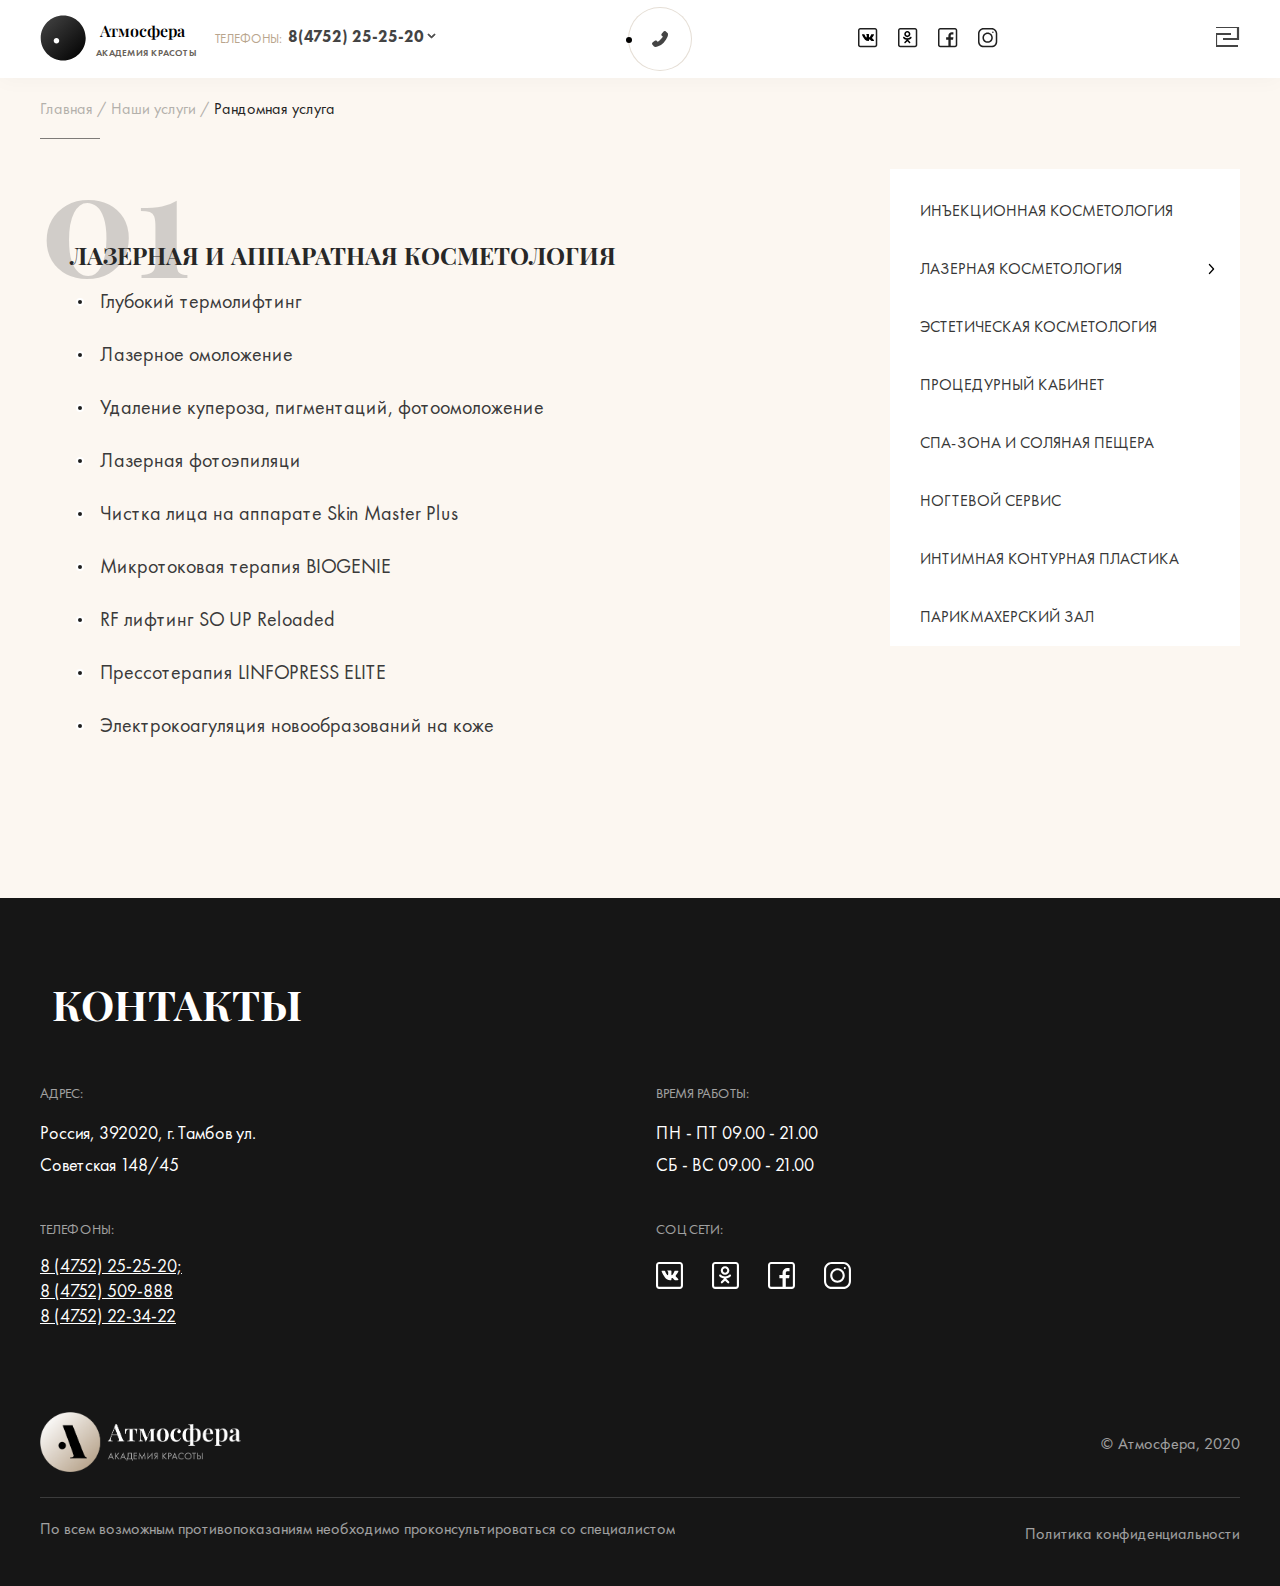
<file: serviceSidebar.html>
<!DOCTYPE html>
<html lang="en">

<head>
    <meta charset="utf-8">
    <meta http-equiv="X-UA-Compatible" content="IE=edge">
    <meta name="viewport" content="width=device-width, initial-scale=1">
    <title>АТМОСФЕРА</title>
    <link href="https://fonts.googleapis.com/css2?family=Playfair+Display:ital,wght@0,400;0,500;0,600;0,700;0,800;0,900;1,400;1,500;1,600;1,700;1,800;1,900&display=swap" rel="stylesheet">
    <link rel="stylesheet" href="css/jquery.fancybox.min.css">
    <link rel="stylesheet" href="css/slick.css">
    <link rel="stylesheet" href="css/style.css">
</head>

<body>
    <header>
        <div class="container">
            <div class="wrap-header-block desktop-vision">
                <div class="left-header-block">
                    <ul class="header-nav">
                        <li class="upper-lvl services_button">
                            <span class="services_open"><svg width="24" height="21" viewBox="0 0 24 21" fill="none" xmlns="http://www.w3.org/2000/svg">
								<path d="M0 0H22V12H7" stroke="#444444" stroke-width="2.2"/>
								<path d="M22 19L0 19V7L15 7" stroke="#444444" stroke-width="2.2"/>
							</svg>
						</span>
                            <a href="#">Услуги</a>
                            <div class="wrap-popup-lvl">
                                <div class="all-hedden-content">
                                    <ul class="first-lvl-list">
                                        <li>
                                            <!--если есть боковая выпадашка 3го лвла то ссылку заворачивать в span-->
                                            <span><a href="#">Лазерная и аппаратная Косметология</a></span>
                                            <div class="second-lvl">
                                                <div class="wrap-second-lvl-list">
                                                    <p class="second-lvl-title">СПА-ЗОНА</p>
                                                    <ul class="second-lvl-list">
                                                        <li><a href="#">Чистка-уход Детокс от Styx(Стикс)</a></li>
                                                        <li><a href="#">Программа «Антистресс» от Styx</a></li>
                                                        <li><a href="#">Программа «Экспресс-уход» от Styx</a></li>
                                                        <li><a href="#">Комплексный уход Casmara «Регенерин»</a></li>
                                                        <li><a href="#">Комплексный уход Casmara «Эликсир»</a></li>
                                                        <li><a href="#">Комплексный уход Casmara «Интенсив Q-10»</a></li>
                                                        <li><a href="#">Уход антиоксидантный с ягодами Годжи</a></li>
                                                        <li><a href="#">Комплексный уход Histomer</a></li>
                                                    </ul>
                                                </div>
                                                <div class="wrap-second-lvl-list">
                                                    <p class="second-lvl-title">СПА-ЗОНА</p>
                                                    <ul class="second-lvl-list">
                                                        <li><a href="#">Глубокая механическая чистка лица</a></li>
                                                        <li><a href="#">Ультразвуковая комбинированная чистка лица</a></li>
                                                        <li><a href="#">Пилинг</a></li>
                                                        <li><a href="#">Восковая депиляция</a></li>
                                                        <li><a href="#">Шугаринг</a></li>
                                                        <li><a href="#">Биотатуаж бровей</a></li>
                                                        <li><a href="#">Наращивание ресниц</a></li>
                                                        <li><a href="#">Обертывания</a></li>
                                                    </ul>
                                                </div>
                                            </div>
                                        </li>
                                        <li>
                                            <a href="#">Инъекционная косметология</a>
                                        </li>
                                        <li>
                                            <a href="#">СПА-зона и соляная пещера</a>
                                        </li>
                                        <li>
                                            <a href="#">Эстетическая косметология</a>
                                        </li>
                                        <li>
                                            <a href="#">Парикмахерский зал</a>
                                        </li>
                                        <li>
                                            <a href="#">Ногтевой сервис</a>
                                        </li>
                                        <li>
                                            <a href="#">Интимная контурная пластика</a>
                                        </li>
                                        <li>
                                            <a href="#">Процедурный кабинет</a>
                                        </li>
                                    </ul>
                                </div>
                            </div>
                        </li>
                        <li>
                            <a href="#">Оборудование</a>
                        </li>
                        <li>
                            <a href="#">АКЦИИ</a>
                        </li>
                        <li>
                            <a href="#">О НАС</a>
                        </li>
                        <li>
                            <a href="#">Контакты</a>
                        </li>
                    </ul>
                </div>
                <div class="logo-header-block">
                    <div class="wrap-logo">
                        <svg width="73" height="72" viewBox="0 0 73 72" fill="none" xmlns="http://www.w3.org/2000/svg">
						<path fill-rule="evenodd" clip-rule="evenodd" d="M36.8271 0.274559C17.1145 0.274559 1.13428 16.2548 1.13428 35.9674C1.13428 55.6799 17.1145 71.6602 36.8271 71.6602C56.5397 71.6602 72.5199 55.6799 72.5199 35.9674C72.5199 16.2548 56.5397 0.274559 36.8271 0.274559ZM26.1192 44.5973C28.5454 44.5973 30.5122 42.6305 30.5122 40.2044C30.5122 37.7782 28.5454 35.8114 26.1192 35.8114C23.6931 35.8114 21.7263 37.7782 21.7263 40.2044C21.7263 42.6305 23.6931 44.5973 26.1192 44.5973Z" fill="url(#paint0_linear)"/>
						<defs>
							<linearGradient id="paint0_linear" x1="-25.483" y1="38.1436" x2="36.7123" y2="102.758" gradientUnits="userSpaceOnUse">
								<stop stop-color="#404040"/>
								<stop offset="1"/>
							</linearGradient>
						</defs>
					</svg>
                        <p class="logo-title">Атмосфера</p>
                        <p class="logo-text">Академия красоты</p>
                    </div>
                </div>
                <div class="right-header-block">
                    <ul class="header-social">
                        <li>
                            <a href="#">
							<svg width="20" height="20" viewBox="0 0 20 20" fill="none" xmlns="http://www.w3.org/2000/svg">
								<path fill-rule="evenodd" clip-rule="evenodd" d="M2.25786 0H17.0092C18.2542 0 19.2671 1.01288 19.2671 2.25786V17.0092C19.2671 18.2542 18.2542 19.2671 17.0092 19.2671H2.25786C1.01288 19.2671 0 18.2542 0 17.0092V2.25786C0 1.01288 1.01288 0 2.25786 0ZM17.0092 17.7618C17.4242 17.7618 17.7618 17.4242 17.7618 17.0092V2.25786C17.7618 1.84286 17.4242 1.50524 17.0092 1.50524H2.25786C1.84286 1.50524 1.50524 1.84286 1.50524 2.25786V17.0092C1.50524 17.4242 1.84286 17.7618 2.25786 17.7618H10.387H12.7193H17.0092Z" fill="#202020"/>
								<path d="M15.9364 12.3218C15.9218 12.2898 15.9083 12.2632 15.8957 12.2419C15.6875 11.8585 15.2896 11.388 14.7023 10.8301L14.6899 10.8173L14.6837 10.811L14.6774 10.8046H14.6711C14.4046 10.5448 14.2358 10.3702 14.1651 10.2807C14.0358 10.1104 14.0068 9.93793 14.0775 9.76321C14.1274 9.6312 14.315 9.35242 14.6398 8.92649C14.8107 8.70076 14.946 8.51984 15.0459 8.38354C15.7665 7.40401 16.079 6.77807 15.9831 6.50549L15.9459 6.44179C15.9209 6.40344 15.8563 6.36836 15.7523 6.33636C15.6481 6.30443 15.5148 6.29915 15.3523 6.32043L13.553 6.33314C13.5238 6.32258 13.4822 6.32356 13.428 6.33636C13.3738 6.34916 13.3467 6.35558 13.3467 6.35558L13.3154 6.37158L13.2906 6.3908C13.2697 6.40351 13.2468 6.42586 13.2218 6.45781C13.1969 6.48965 13.1761 6.52701 13.1595 6.56959C12.9636 7.08489 12.7408 7.56398 12.4909 8.00685C12.3367 8.27093 12.1952 8.49979 12.0659 8.69358C11.9368 8.88729 11.8285 9.03001 11.7411 9.1215C11.6536 9.21308 11.5746 9.28644 11.5037 9.34186C11.4328 9.39731 11.3788 9.42073 11.3413 9.41216C11.3038 9.40359 11.2684 9.39509 11.235 9.38659C11.1767 9.34824 11.1298 9.29609 11.0945 9.23008C11.059 9.16408 11.0351 9.081 11.0226 8.98093C11.0102 8.88078 11.0028 8.79464 11.0007 8.72222C10.9988 8.64988 10.9997 8.54756 11.0039 8.41556C11.0082 8.28348 11.0102 8.19412 11.0102 8.14727C11.0102 7.98542 11.0133 7.80976 11.0194 7.62025C11.0258 7.43074 11.0309 7.28059 11.0351 7.16997C11.0394 7.05924 11.0413 6.94209 11.0413 6.81859C11.0413 6.69508 11.034 6.59823 11.0194 6.52793C11.0051 6.45772 10.9831 6.38957 10.954 6.3235C10.9248 6.25749 10.882 6.20644 10.8259 6.17019C10.7697 6.13399 10.6998 6.10526 10.6166 6.08392C10.3959 6.03284 10.1147 6.0052 9.7731 6.00091C8.9984 5.99241 8.50062 6.04355 8.27986 6.15428C8.19239 6.20107 8.11324 6.26499 8.04247 6.34585C7.96747 6.43957 7.95701 6.49072 8.01115 6.49913C8.2611 6.53742 8.43805 6.62899 8.5422 6.77377L8.57973 6.85049C8.60892 6.90585 8.63807 7.00385 8.66724 7.14436C8.69637 7.28486 8.71516 7.4403 8.72344 7.61056C8.74423 7.92149 8.74423 8.18766 8.72344 8.40907C8.70258 8.63057 8.68289 8.80301 8.66409 8.92651C8.64529 9.05002 8.61719 9.1501 8.57973 9.22673C8.5422 9.30338 8.51723 9.35023 8.50471 9.36724C8.49222 9.38424 8.4818 9.39496 8.47353 9.39916C8.41939 9.42037 8.36308 9.43118 8.30481 9.43118C8.24644 9.43118 8.17567 9.40133 8.09238 9.34168C8.00912 9.28204 7.9227 9.2001 7.83313 9.09575C7.74356 8.99137 7.64255 8.84552 7.53004 8.65816C7.41763 8.4708 7.30099 8.24936 7.18019 7.99385L7.08025 7.80855C7.01777 7.68934 6.93243 7.51576 6.82413 7.28797C6.71576 7.06009 6.61998 6.83967 6.53671 6.62673C6.50342 6.5373 6.45342 6.46922 6.38679 6.42237L6.35551 6.40315C6.33472 6.38614 6.30135 6.36809 6.25557 6.34885C6.20973 6.32963 6.16189 6.31585 6.11186 6.30737L4.39994 6.32007C4.22501 6.32007 4.10631 6.36059 4.04381 6.44152L4.0188 6.4798C4.0063 6.50112 4 6.53518 4 6.58205C4 6.6289 4.0125 6.6864 4.03751 6.75449C4.28742 7.35501 4.55919 7.93416 4.85282 8.49203C5.14645 9.0499 5.40161 9.49929 5.61815 9.83977C5.83473 10.1805 6.05549 10.5021 6.28043 10.8044C6.50537 11.1067 6.65427 11.3005 6.72712 11.3857C6.80006 11.471 6.85735 11.5347 6.89899 11.5773L7.05522 11.7306C7.15518 11.8328 7.30197 11.9552 7.49566 12.0979C7.6894 12.2406 7.90388 12.3811 8.13921 12.5196C8.37459 12.6579 8.64842 12.7708 8.96085 12.8581C9.27324 12.9454 9.57729 12.9805 9.87304 12.9636H10.5916C10.7373 12.9507 10.8477 12.9039 10.9227 12.823L10.9476 12.791C10.9643 12.7656 10.98 12.7261 10.9944 12.6729C11.009 12.6197 11.0163 12.5611 11.0163 12.4973C11.012 12.3142 11.0256 12.1492 11.0568 12.0023C11.0879 11.8554 11.1234 11.7447 11.1631 11.6701C11.2028 11.5956 11.2476 11.5327 11.2974 11.4818C11.3474 11.4307 11.3829 11.3997 11.4038 11.3891C11.4246 11.3784 11.4411 11.3711 11.4536 11.3667C11.5536 11.3327 11.6712 11.3657 11.8067 11.4658C11.9421 11.5659 12.0691 11.6895 12.1879 11.8363C12.3066 11.9833 12.4492 12.1483 12.6158 12.3313C12.7825 12.5145 12.9283 12.6506 13.0532 12.7402L13.1781 12.8169C13.2615 12.868 13.3698 12.9149 13.5031 12.9574C13.6362 13 13.7528 13.0106 13.8529 12.9894L15.4523 12.9639C15.6105 12.9639 15.7336 12.9371 15.8209 12.8839C15.9084 12.8307 15.9604 12.7721 15.9771 12.7083C15.9938 12.6444 15.9947 12.572 15.9803 12.491C15.9655 12.4102 15.9509 12.3537 15.9364 12.3218Z" fill="black"/>
							</svg>
						</a>
                        </li>
                        <li>
                            <a href="#">
							<svg width="20" height="20" viewBox="0 0 20 20" fill="none" xmlns="http://www.w3.org/2000/svg">
								<path fill-rule="evenodd" clip-rule="evenodd" d="M2.25786 0H17.0092C18.2542 0 19.2671 1.01288 19.2671 2.25786V17.0092C19.2671 18.2542 18.2542 19.2671 17.0092 19.2671H2.25786C1.01288 19.2671 0 18.2542 0 17.0092V2.25786C0 1.01288 1.01288 0 2.25786 0ZM17.0092 17.7618C17.4242 17.7618 17.7618 17.4242 17.7618 17.0092V2.25786C17.7618 1.84286 17.4242 1.50524 17.0092 1.50524H2.25786C1.84286 1.50524 1.50524 1.84286 1.50524 2.25786V17.0092C1.50524 17.4242 1.84286 17.7618 2.25786 17.7618H10.387H12.7193H17.0092Z" fill="#202020"/>
								<path fill-rule="evenodd" clip-rule="evenodd" d="M6.24951 6.07507C6.24951 4.37917 7.62868 3 9.32458 3C11.0205 3 12.3997 4.37917 12.3997 6.07507C12.3997 7.77097 11.0205 9.15014 9.32458 9.15014C7.62868 9.15014 6.24951 7.77097 6.24951 6.07507ZM7.78705 6.07507C7.78705 6.92302 8.47663 7.61261 9.32458 7.61261C10.1725 7.61261 10.8621 6.92302 10.8621 6.07507C10.8621 5.22712 10.1725 4.53754 9.32458 4.53754C8.47663 4.53754 7.78705 5.22712 7.78705 6.07507Z" fill="black"/>
								<path d="M13.4017 9.06481C13.1011 8.76422 12.6153 8.76422 12.3147 9.06481C10.6665 10.7131 7.98346 10.7131 6.33445 9.06481C6.03386 8.76422 5.548 8.76422 5.24741 9.06481C4.94683 9.3654 4.94683 9.85126 5.24741 10.1526C6.20376 11.109 7.41611 11.654 8.66613 11.7962L6.47437 13.988C6.17378 14.2886 6.17378 14.7745 6.47437 15.075C6.77496 15.3756 7.26082 15.3756 7.56141 15.075L9.32419 13.3123L11.087 15.075C11.2369 15.225 11.4337 15.3003 11.6305 15.3003C11.8273 15.3003 12.0241 15.225 12.174 15.075C12.4746 14.7745 12.4746 14.2886 12.174 13.988L9.98226 11.7962C11.2323 11.654 12.4446 11.109 13.401 10.1526C13.7016 9.85203 13.7016 9.3654 13.4017 9.06481Z" fill="black"/>
							</svg>
						</a>
                        </li>
                        <li>
                            <a href="#">
							<svg width="20" height="20" viewBox="0 0 20 20" fill="none" xmlns="http://www.w3.org/2000/svg">
								<path fill-rule="evenodd" clip-rule="evenodd" d="M2.25786 0H17.0092C18.2542 0 19.2671 1.01288 19.2671 2.25786V17.0092C19.2671 18.2542 18.2542 19.2671 17.0092 19.2671H2.25786C1.01288 19.2671 0 18.2542 0 17.0092V2.25786C0 1.01288 1.01288 0 2.25786 0ZM17.0092 17.7618C17.4242 17.7618 17.7618 17.4242 17.7618 17.0092V2.25786C17.7618 1.84286 17.4242 1.50524 17.0092 1.50524H2.25786C1.84286 1.50524 1.50524 1.84286 1.50524 2.25786V17.0092C1.50524 17.4242 1.84286 17.7618 2.25786 17.7618H10.387V11.628H8.12829V9.29485H10.387V7.68327C10.387 5.76695 11.9319 4.21467 13.8482 4.21467H15.3911V6.54779H13.8482C13.2094 6.54779 12.7193 7.03793 12.7193 7.67672V9.29485H15.4287L15.0445 11.628H12.7193V17.7618H17.0092Z" fill="#202020"/>
							</svg>
						</a>
                        </li>
                        <li>
                            <a href="#">
							<svg width="20" height="20" viewBox="0 0 20 20" fill="none" xmlns="http://www.w3.org/2000/svg">
								<path fill-rule="evenodd" clip-rule="evenodd" d="M5.59678 0H13.6703C16.7564 0 19.2671 2.5107 19.2671 5.59678V13.6703C19.2671 16.7564 16.7564 19.2671 13.6703 19.2671H5.59678C2.5107 19.2671 0 16.7564 0 13.6703V5.59678C0 2.5107 2.5107 0 5.59678 0ZM13.6703 17.7618C15.9264 17.7618 17.7618 15.9264 17.7618 13.6703V5.59678C17.7618 3.34069 15.9264 1.50524 13.6703 1.50524H5.59678C3.34069 1.50524 1.50524 3.34069 1.50524 5.59678V13.6703C1.50524 15.9264 3.34069 17.7618 5.59678 17.7618H13.6703Z" fill="#202020"/>
								<path fill-rule="evenodd" clip-rule="evenodd" d="M4.44043 9.63353C4.44043 6.77004 6.77001 4.44045 9.6335 4.44045C12.497 4.44045 14.8266 6.77004 14.8266 9.63353C14.8266 12.497 12.497 14.8266 9.6335 14.8266C6.77001 14.8266 4.44043 12.497 4.44043 9.63353ZM5.94567 9.63353C5.94567 11.667 7.60004 13.3214 9.6335 13.3214C11.667 13.3214 13.3213 11.667 13.3213 9.63353C13.3213 7.60006 11.667 5.94569 9.6335 5.94569C7.60004 5.94569 5.94567 7.60006 5.94567 9.63353Z" fill="#202020"/>
								<circle cx="14.902" cy="4.36519" r="0.75262" fill="#202020"/>
							</svg>
						</a>
                        </li>
                    </ul>
                    <div class="header-tel">
                        <p class="tel-title">Телефоны:</p>
                        <div class="dropdown">
                            <div class="select">
                                <span class="arr">8(4752) 25-25-20</span>
                                <i class="fa fa-chevron-down">
								<svg width="9" height="6" viewBox="0 0 9 6" fill="none" xmlns="http://www.w3.org/2000/svg">
									<path d="M8 1.50262C8 1.363 7.95679 1.25131 7.87037 1.16754C7.76955 1.06981 7.65072 1.02094 7.51389 1.02094C7.37706 1.02094 7.26543 1.06981 7.17901 1.16754L4.52161 3.84817L1.8642 1.16754C1.63374 0.944154 1.40329 0.944154 1.17284 1.16754C0.942387 1.37696 0.942387 1.59337 1.17284 1.81675L4.17593 4.8534C4.27675 4.95113 4.39198 5 4.52161 5C4.65123 5 4.76646 4.95113 4.86728 4.8534L7.87037 1.81675C7.95679 1.73298 8 1.62827 8 1.50262Z" fill="#444444" stroke="#444444"/>
								</svg>
							</i>
                            </div>
                            <ul class="dropdown-menu" style="display: none;">
                                <li>8 (4752) 25-25-20</li>
                                <li>8 (4752) 50-98-88</li>
                                <li>8 (4752) 22-34-22</li>
                            </ul>
                        </div>
                    </div>
                    <a href="tel:8 (4752) 25-25-20" class="header-call">
                        <div class="wrap-circle">
                            <div class="circle-out">
                                <div class="progress"></div>
                                <div class="circle-in"></div>
                            </div>
                            <div class="circle-dots"><span></span></div>
                            <svg width="16" height="16" viewBox="0 0 16 16" fill="none" xmlns="http://www.w3.org/2000/svg">
							<path d="M3.40619 16C4.23758 16 5.13292 15.7869 6.09221 15.3607C8.11739 14.5723 9.97202 13.3363 11.6561 11.6529C13.3828 9.88421 14.6299 8.01964 15.3974 6.05918C16.1435 4.0561 16.1968 2.72427 15.5572 2.06368L15.4933 1.99975L13.5747 0.33762C13.2976 0.0605985 12.9672 -0.0459483 12.5834 0.0179798C12.1784 0.0605985 11.8693 0.199109 11.6561 0.433512L11.5922 0.49744L9.70555 2.86278C9.44974 3.1398 9.32717 3.45411 9.33782 3.80572C9.34848 4.15732 9.48172 4.47164 9.73753 4.74866C9.78017 4.79128 9.81214 4.81259 9.83346 4.81259L10.7928 5.45187C10.6862 6.06984 9.91873 7.09269 8.49045 8.52041C7.08348 9.92683 6.06024 10.694 5.42071 10.8218L4.78118 9.8629C4.78118 9.8416 4.75986 9.80963 4.71722 9.76701C4.44009 9.5113 4.12033 9.38344 3.75793 9.38344C3.39553 9.38344 3.08642 9.50065 2.83061 9.73505L0.464354 11.6209L0.400401 11.6849C0.144589 11.9406 0.011354 12.2602 0.000695141 12.6438C-0.00996368 13.0273 0.101954 13.347 0.336448 13.6027L1.99922 15.5205C2.02054 15.5205 2.0312 15.5312 2.0312 15.5525C2.32965 15.8508 2.78798 16 3.40619 16Z"/>
						</svg>
                        </div>
                    </a>
                    <div class="mobile-gamb">
                        <svg width="24" height="21" viewBox="0 0 24 21" fill="none" xmlns="http://www.w3.org/2000/svg">
						<path d="M0 0H22V12H7" stroke="#444444" stroke-width="2.2"/>
						<path d="M22 19L0 19V7L15 7" stroke="#444444" stroke-width="2.2"/>
					</svg>
                    </div>
                </div>
            </div>
            <div class="wrap-header-mobile-block">

            </div>
        </div>
    </header>
    <div class="breadcrumbs">
        <div class="container">
            <ul class="breadcrumbs-block">
                <li><a href="#">Главная</a></li>
                <li><a href="#">Наши услуги</a></li>
                <li><a href="#">Рандомная услуга</a></li>
            </ul>
        </div>
    </div>
    <section class="content">
        <div class="container">
            <div class="wrap-detailSevrSide-block">
                <div class="services-block-item persent-size">
                    <img src="imgs/services_1.png" alt="" class="services-block-img">
                    <span class="services-block-number">01</span>
                    <p class="services-block-title">Лазерная и аппаратная Косметология</p>
                    <ul class="services-item-list">
                        <li><a href="#">Глубокий термолифтинг</a></li>
                        <li><a href="#">Лазерное омоложение</a></li>
                        <li><a href="#">Удаление купероза, пигментаций, фотоомоложение</a></li>
                        <li><a href="#">Лазерная фотоэпиляци</a></li>
                        <li><a href="#">Чистка лица на аппарате Skin Master Plus</a></li>
                        <li><a href="#">Микротоковая терапия BIOGENIE</a></li>
                        <li><a href="#">RF лифтинг SO UP Reloaded</a></li>
                        <li><a href="#">Прессотерапия LINFOPRESS ELITE</a></li>
                        <li><a href="#">Электрокоагуляция новообразований на коже</a></li>
                    </ul>
                </div>
                <div class="detail-block-sidebar">
                    <p class="sidebar-list-title-mobile">Услуги<span>
							<svg width="11" height="6" viewBox="0 0 11 6" fill="none" xmlns="http://www.w3.org/2000/svg">
							<path fill-rule="evenodd" clip-rule="evenodd" d="M0 0.920566L1.00386 0L5.5 4.15234L9.99614 0L11 0.920566L5.5 6L0 0.920566Z" fill="white"/>
							</svg>
						</span></p>
                    <ul class="sidebar-list">
                        <li><a href="#">Инъекционная Косметология</a></li>
                        <li class=""><a href="#">Лазерная Косметология</a>
                            <span class="open-lvl">
							<svg width="11" height="6" viewBox="0 0 11 6" fill="none" xmlns="http://www.w3.org/2000/svg">
							<path fill-rule="evenodd" clip-rule="evenodd" d="M0 0.920566L1.00386 0L5.5 4.15234L9.99614 0L11 0.920566L5.5 6L0 0.920566Z" fill="white"/>
							</svg>
						</span>
                            <ul class="sidebar-second-lvl">
                                <li><a href="#">Глубокий термолифтинг</a></li>
                                <li><a href="#">Лазерное омоложение</a></li>
                                <li><a href="#">Удаление купероза, пигментаций, фотоомоложение</a></li>
                                <li><a href="#">Лазерная фотоэпиляци</a></li>
                                <li><a href="#">Чистка лица на аппарате Skin Master Plus</a></li>
                                <li class="curent"><a href="#">Микротоковая терапия BIOGENIE</a></li>
                                <li><a href="#">RF лифтинг SO UP Reloaded</a></li>
                                <li><a href="#">Прессотерапия LINFOPRESS ELITE</a></li>
                                <li><a href="#">Электрокоагуляция новообразований на коже</a></li>
                            </ul>
                        </li>
                        <li><a href="#">Эстетическая Косметология</a></li>
                        <li><a href="#">Процедурный кабинет</a></li>
                        <li><a href="#">СПА-зона и соляная пещера</a></li>
                        <li><a href="#">Ногтевой сервис</a></li>
                        <li><a href="#">Интимная контурная пластика</a></li>
                        <li><a href="#">Парикмахерский зал</a></li>
                    </ul>
                </div>

            </div>
        </div>
    </section>

    <footer>
        <div class="container">
            <p class="footer-title">Контакты</p>
            <div class="wrap-footer-contacts">
                <div class="footer-contacts-item">
                    <p class="footer-contacts-item-title">АДРЕС:</p>
                    <p class="footer-contacts-item-adress">Россия, 392020, г. Тамбов ул. Советская 148/45</p>
                </div>
                <div class="footer-contacts-item">
                    <p class="footer-contacts-item-title">Время работы:</p>
                    <ul class="time-work">
                        <li>ПН - ПТ 09.00 - 21.00</li>
                        <li>СБ - ВС 09.00 - 21.00</li>
                    </ul>
                </div>
                <div class="footer-contacts-item">
                    <p class="footer-contacts-item-title">Телефоны:</p>
                    <ul class="footer-tel">
                        <li><a href="tel:84752252520">8 (4752) 25-25-20;</a></li>
                        <li><a href="tel:84752509888">8 (4752) 509-888</a></li>
                        <li><a href="tel:84752223422">8 (4752) 22-34-22</a></li>
                    </ul>
                </div>
                <div class="footer-contacts-item">
                    <p class="footer-contacts-item-title">Соц сети:</p>
                    <ul class="footer-social">
                        <li>
                            <a href="#">
							<svg width="27" height="27" viewBox="0 0 27 27" fill="none" xmlns="http://www.w3.org/2000/svg">
								<path fill-rule="evenodd" clip-rule="evenodd" d="M3.161 0H23.8129C25.5559 0 26.9739 1.41803 26.9739 3.161V23.8129C26.9739 25.5559 25.5559 26.9739 23.8129 26.9739H3.161C1.41803 26.9739 0 25.5559 0 23.8129V3.161C0 1.41803 1.41803 0 3.161 0ZM23.8129 24.8666C24.3939 24.8666 24.8666 24.3939 24.8666 23.8129V3.161C24.8666 2.58001 24.3939 2.10733 23.8129 2.10733H3.161C2.58001 2.10733 2.10733 2.58001 2.10733 3.161V23.8129C2.10733 24.3939 2.58001 24.8666 3.161 24.8666H14.5418H17.807H23.8129Z" fill="white"/>
								<path d="M22.311 17.2504C22.2907 17.2056 22.2717 17.1684 22.2541 17.1386C21.9626 16.6019 21.4056 15.9431 20.5834 15.162L20.566 15.1441L20.5573 15.1353L20.5485 15.1264H20.5397C20.1665 14.7627 19.9302 14.5181 19.8313 14.3929C19.6502 14.1544 19.6097 13.913 19.7086 13.6684C19.7785 13.4836 20.0411 13.0933 20.4959 12.497C20.735 12.181 20.9245 11.9277 21.0644 11.7369C22.0733 10.3655 22.5107 9.4892 22.3765 9.10758L22.3244 9.01841C22.2893 8.96472 22.199 8.9156 22.0533 8.87081C21.9074 8.82611 21.7208 8.81872 21.4934 8.84851L18.9743 8.8663C18.9335 8.85151 18.8752 8.85289 18.7993 8.87081C18.7235 8.88873 18.6855 8.89772 18.6855 8.89772L18.6417 8.92011L18.6069 8.94702C18.5777 8.96481 18.5456 8.9961 18.5106 9.04083C18.4758 9.08541 18.4467 9.13772 18.4234 9.19733C18.1491 9.91874 17.8373 10.5895 17.4873 11.2095C17.2715 11.5792 17.0734 11.8996 16.8924 12.1709C16.7117 12.4421 16.5601 12.6419 16.4377 12.77C16.3152 12.8982 16.2046 13.0009 16.1052 13.0785C16.0061 13.1561 15.9304 13.1889 15.8779 13.1769C15.8254 13.1649 15.7759 13.153 15.7291 13.1411C15.6475 13.0874 15.5819 13.0144 15.5324 12.922C15.4827 12.8296 15.4492 12.7133 15.4317 12.5732C15.4143 12.433 15.404 12.3124 15.4011 12.211C15.3984 12.1097 15.3996 11.9665 15.4055 11.7817C15.4116 11.5968 15.4143 11.4717 15.4143 11.4061C15.4143 11.1795 15.4187 10.9336 15.4273 10.6683C15.4362 10.4029 15.4433 10.1927 15.4493 10.0379C15.4552 9.88284 15.458 9.71883 15.458 9.54593C15.458 9.37302 15.4477 9.23742 15.4273 9.139C15.4072 9.04071 15.3764 8.9453 15.3357 8.8528C15.2948 8.76039 15.235 8.68891 15.1564 8.63817C15.0777 8.58749 14.9798 8.54727 14.8634 8.51739C14.5543 8.44587 14.1607 8.40719 13.6824 8.40117C12.5979 8.38927 11.901 8.46088 11.5919 8.6159C11.4694 8.6814 11.3586 8.77089 11.2596 8.88409C11.1546 9.01531 11.1399 9.08691 11.2157 9.09869C11.5656 9.15228 11.8134 9.28049 11.9592 9.48319L12.0117 9.5906C12.0526 9.66809 12.0934 9.80529 12.1342 10.002C12.175 10.1987 12.2013 10.4163 12.2129 10.6547C12.242 11.09 12.242 11.4626 12.2129 11.7726C12.1837 12.0827 12.1561 12.3241 12.1298 12.497C12.1035 12.6699 12.0642 12.81 12.0117 12.9173C11.9592 13.0246 11.9242 13.0902 11.9067 13.114C11.8892 13.1378 11.8746 13.1528 11.863 13.1587C11.7872 13.1884 11.7084 13.2036 11.6268 13.2036C11.5451 13.2036 11.446 13.1618 11.3294 13.0783C11.2129 12.9948 11.0919 12.88 10.9665 12.734C10.8411 12.5878 10.6997 12.3836 10.5422 12.1213C10.3848 11.859 10.2215 11.549 10.0524 11.1913L9.91245 10.9319C9.82498 10.765 9.7055 10.522 9.55388 10.2031C9.40216 9.88403 9.26806 9.57543 9.15149 9.27733C9.10489 9.15213 9.03489 9.05681 8.9416 8.99122L8.89782 8.96431C8.86871 8.9405 8.82199 8.91523 8.7579 8.88829C8.69372 8.86138 8.62674 8.84209 8.55671 8.83021L6.16002 8.84801C5.91511 8.84801 5.74893 8.90473 5.66143 9.01803L5.62641 9.07163C5.60892 9.10148 5.6001 9.14915 5.6001 9.21477C5.6001 9.28037 5.61759 9.36087 5.65261 9.45619C6.00248 10.2969 6.38296 11.1077 6.79405 11.8887C7.20513 12.6698 7.56236 13.2989 7.86551 13.7756C8.16872 14.2526 8.47779 14.7028 8.7927 15.126C9.10762 15.5493 9.31607 15.8206 9.41806 15.9398C9.52017 16.0592 9.60038 16.1485 9.65868 16.2081L9.8774 16.4227C10.0173 16.5658 10.2229 16.7372 10.494 16.9369C10.7653 17.1367 11.0655 17.3334 11.395 17.5274C11.7245 17.721 12.1079 17.879 12.5453 18.0012C12.9826 18.1235 13.4083 18.1726 13.8224 18.1489H14.8283C15.0323 18.1309 15.1869 18.0653 15.2919 17.9521L15.3267 17.9073C15.3501 17.8717 15.372 17.8164 15.3922 17.742C15.4127 17.6675 15.4229 17.5854 15.4229 17.4961C15.4169 17.2398 15.436 17.0087 15.4796 16.8031C15.5232 16.5975 15.5729 16.4424 15.6285 16.338C15.684 16.2337 15.7467 16.1457 15.8165 16.0744C15.8864 16.0029 15.9362 15.9595 15.9654 15.9446C15.9945 15.9296 16.0177 15.9194 16.0352 15.9133C16.1751 15.8657 16.3398 15.9118 16.5295 16.0521C16.7191 16.1922 16.8969 16.3652 17.0632 16.5708C17.2294 16.7766 17.429 17.0075 17.6623 17.2638C17.8956 17.5202 18.0997 17.7108 18.2745 17.8362L18.4494 17.9435C18.5662 18.0151 18.7178 18.0807 18.9045 18.1403C19.0908 18.1999 19.254 18.2148 19.3942 18.185L21.6333 18.1493C21.8548 18.1493 22.0271 18.1118 22.1494 18.0374C22.2718 17.9629 22.3446 17.8808 22.3681 17.7915C22.3915 17.7021 22.3927 17.6007 22.3725 17.4873C22.3518 17.3742 22.3313 17.2951 22.311 17.2504Z" fill="white"/>
							</svg>
						</a>
                        </li>
                        <li>
                            <a href="#">
							<svg width="27" height="27" viewBox="0 0 27 27" fill="none" xmlns="http://www.w3.org/2000/svg">
								<path fill-rule="evenodd" clip-rule="evenodd" d="M3.161 0H23.8129C25.5559 0 26.9739 1.41803 26.9739 3.161V23.8129C26.9739 25.5559 25.5559 26.9739 23.8129 26.9739H3.161C1.41803 26.9739 0 25.5559 0 23.8129V3.161C0 1.41803 1.41803 0 3.161 0ZM23.8129 24.8666C24.3939 24.8666 24.8666 24.3939 24.8666 23.8129V3.161C24.8666 2.58001 24.3939 2.10733 23.8129 2.10733H3.161C2.58001 2.10733 2.10733 2.58001 2.10733 3.161V23.8129C2.10733 24.3939 2.58001 24.8666 3.161 24.8666H14.5418H17.807H23.8129Z" fill="white"/>
								<path fill-rule="evenodd" clip-rule="evenodd" d="M8.74902 8.5053C8.74902 6.13103 10.6799 4.2002 13.0541 4.2002C15.4284 4.2002 17.3592 6.13103 17.3592 8.5053C17.3592 10.8796 15.4284 12.8104 13.0541 12.8104C10.6799 12.8104 8.74902 10.8796 8.74902 8.5053ZM10.9016 8.5053C10.9016 9.69243 11.867 10.6578 13.0541 10.6578C14.2413 10.6578 15.2067 9.69243 15.2067 8.5053C15.2067 7.31816 14.2413 6.35275 13.0541 6.35275C11.867 6.35275 10.9016 7.31816 10.9016 8.5053Z" fill="white"/>
								<path d="M18.7629 12.6911C18.3421 12.2703 17.6619 12.2703 17.2411 12.6911C14.9335 14.9986 11.1773 14.9986 8.86872 12.6911C8.4479 12.2703 7.76769 12.2703 7.34687 12.6911C6.92604 13.1119 6.92604 13.7921 7.34687 14.214C8.68575 15.5529 10.383 16.316 12.1331 16.5151L9.0646 19.5836C8.64378 20.0044 8.64378 20.6846 9.0646 21.1054C9.48543 21.5262 10.1656 21.5262 10.5865 21.1054L13.0544 18.6375L15.5223 21.1054C15.7321 21.3153 16.0077 21.4208 16.2832 21.4208C16.5587 21.4208 16.8342 21.3153 17.0441 21.1054C17.4649 20.6846 17.4649 20.0044 17.0441 19.5836L13.9756 16.5151C15.7257 16.316 17.423 15.5529 18.7618 14.214C19.1827 13.7932 19.1827 13.1119 18.7629 12.6911Z" fill="white"/>
							</svg>
						</a>
                        </li>
                        <li>
                            <a href="#">
							<svg width="27" height="27" viewBox="0 0 27 27" fill="none" xmlns="http://www.w3.org/2000/svg">
								<path fill-rule="evenodd" clip-rule="evenodd" d="M3.161 0H23.8129C25.5559 0 26.9739 1.41803 26.9739 3.161V23.8129C26.9739 25.5559 25.5559 26.9739 23.8129 26.9739H3.161C1.41803 26.9739 0 25.5559 0 23.8129V3.161C0 1.41803 1.41803 0 3.161 0ZM23.8129 24.8666C24.3939 24.8666 24.8666 24.3939 24.8666 23.8129V3.161C24.8666 2.58001 24.3939 2.10733 23.8129 2.10733H3.161C2.58001 2.10733 2.10733 2.58001 2.10733 3.161V23.8129C2.10733 24.3939 2.58001 24.8666 3.161 24.8666H14.5418V16.2792H11.3796V13.0128H14.5418V10.7566C14.5418 8.07373 16.7047 5.90054 19.3875 5.90054H21.5475V9.16691H19.3875C18.4932 9.16691 17.807 9.85311 17.807 10.7474V13.0128H21.6002L21.0623 16.2792H17.807V24.8666H23.8129Z" fill="white"/>
							</svg>
						</a>
                        </li>
                        <li>
                            <a href="#">
							<svg width="27" height="27" viewBox="0 0 27 27" fill="none" xmlns="http://www.w3.org/2000/svg">
								<path fill-rule="evenodd" clip-rule="evenodd" d="M7.83549 0H19.1384C23.4589 0 26.9739 3.51498 26.9739 7.83549V19.1384C26.9739 23.4589 23.4589 26.9739 19.1384 26.9739H7.83549C3.51498 26.9739 0 23.4589 0 19.1384V7.83549C0 3.51498 3.51498 0 7.83549 0ZM19.1384 24.8666C22.2969 24.8666 24.8666 22.2969 24.8666 19.1384V7.83549C24.8666 4.67697 22.2969 2.10733 19.1384 2.10733H7.83549C4.67697 2.10733 2.10733 4.67697 2.10733 7.83549V19.1384C2.10733 22.2969 4.67697 24.8666 7.83549 24.8666H19.1384Z" fill="white"/>
								<path fill-rule="evenodd" clip-rule="evenodd" d="M6.2168 13.4871C6.2168 9.47821 9.47821 6.2168 13.4871 6.2168C17.496 6.2168 20.7574 9.47821 20.7574 13.4871C20.7574 17.496 17.496 20.7574 13.4871 20.7574C9.47821 20.7574 6.2168 17.496 6.2168 13.4871ZM8.32413 13.4871C8.32413 16.334 10.6403 18.6501 13.4871 18.6501C16.334 18.6501 18.6501 16.334 18.6501 13.4871C18.6501 10.6403 16.334 8.32413 13.4871 8.32413C10.6403 8.32413 8.32413 10.6403 8.32413 13.4871Z" fill="white"/>
								<circle cx="20.8627" cy="6.11128" r="1.05367" fill="white"/>
							</svg>
						</a>
                        </li>
                    </ul>
                </div>
            </div>
        </div>
        <div class="footer-bottom-block">
            <div class="container">
                <div class="wrap-footer-bottom-block">
                    <div class="footer-logo">
                        <img src="imgs/footer_logo.png" alt="">
                    </div>
                    <div class="footer-copyright">
                        <p class="copyright">© Атмосфера, 2020</p>
                    </div>
                    <div class="footer-line"></div>
                    <div class="footer-warning">
                        <p class="footer-warning-text">По всем возможным противопоказаниям необходимо проконсультироваться со специалистом</p>
                    </div>
                    <div class="footer-political">
                        <a href="#" class="footer-political-link">Политика конфиденциальности</a>
                    </div>
                </div>
            </div>
        </div>
    </footer>
</body>
<script src="https://cdnjs.cloudflare.com/ajax/libs/jquery/3.2.1/jquery.min.js"></script>
<script src="js/slick.min.js"></script>
<script src="js/jquery.fancybox.min.js"></script>
<script src="js/masonry.pkgd.min.js"></script>
<script src="js/main.js"></script>

</html>
</file>
<file: css/style.css>
* {
  box-sizing: border-box;
  outline: none;
  /*border: 1px solid red!important;*/

/* -ms-interpolation-mode: nearest-neighbor;
     image-rendering: -webkit-optimize-contrast;
      image-rendering: -moz-crisp-edges;
      image-rendering: pixelated;  */
    }
/*
    html, body, div, span, applet, object, iframe,
    h1, h2, h3, h4, h5, h6, p, blockquote, pre,
    a, abbr, acronym, address, big, cite, code,
    del, dfn, em, img, ins, kbd, q, s, samp,
    small, strike, strong, sub, sup, tt, var,
    b, u, i, center,
    dl, dt, dd, ol, ul, li,
    fieldset, form, label, legend,
    table, caption, tbody, tfoot, thead, tr, th, td,
    article, aside, canvas, details, embed,
    figure, figcaption, footer, header, hgroup,
    menu, nav, output, ruby, section, summary,
    time, mark, audio, video {
      margin: 0;
      padding: 0;
      border: 0;
      font-size: 100%;
      font: inherit;
      vertical-align: baseline;
    }
*/
    html, body, div, span, applet, object, iframe,
    h1, h2, h3, h4, h5, h6, p, blockquote, pre,
    a, abbr, acronym, address, big, cite, code,
    dfn, img, ins, kbd, q, s, samp,
    small, strike, strong, sub, sup, tt, var,
    center,
    dl, dt, dd, ol, ul, li,
    fieldset, form, label, legend,
    table, caption, tbody, tfoot, thead, tr, th, td,
    article, aside, canvas, details, embed,
    figure, figcaption, footer, header, hgroup,
    menu, nav, output, ruby, section, summary,
    time, mark, audio, video {
      margin: 0;
      padding: 0;
      border: 0;
      font-size: 100%;
      font: inherit;
      vertical-align: baseline;
    }
    /* HTML5 display-role reset for older browsers */
    article, aside, details, figcaption, figure,
    footer, header, hgroup, menu, nav, section {
      display: block;
    }
    body {
      line-height: 1;
    }
    ol, ul {
      list-style: none;
    }
    blockquote, q {
      quotes: none;
    }
    blockquote:before, blockquote:after,
    q:before, q:after {
      content: '';
      content: none;
    }
    button {
      background: transparent;
    }
    table {
      border-collapse: collapse;
      border-spacing: 0;
    }
    @font-face {
      font-family: 'Futura PT';
      src: url('../fonts/FuturaPT-Medium.eot');
      src: local('../fonts/Futura PT Medium'), local('../fonts/FuturaPT-Medium'),
      url('../fonts/FuturaPT-Medium.eot?#iefix') format('embedded-opentype'),
      url('../fonts/FuturaPT-Medium.woff2') format('woff2'),
      url('../fonts/FuturaPT-Medium.woff') format('woff'),
      url('../fonts/FuturaPT-Medium.ttf') format('truetype'),
      url('../fonts/FuturaPT-Medium.svg#FuturaPT-Medium') format('svg');
      font-weight: 500;
      font-style: normal;
      font-display: swap;
    }

    @font-face {
      font-family: 'Futura PT';
      src: url('../fonts/FuturaPT-Heavy.eot');
      src: local('../fonts/Futura PT Heavy'), local('../fonts/FuturaPT-Heavy'),
      url('../fonts/FuturaPT-Heavy.eot?#iefix') format('embedded-opentype'),
      url('../fonts/FuturaPT-Heavy.woff2') format('woff2'),
      url('../fonts/FuturaPT-Heavy.woff') format('woff'),
      url('../fonts/FuturaPT-Heavy.ttf') format('truetype'),
      url('../fonts/FuturaPT-Heavy.svg#FuturaPT-Heavy') format('svg');
      font-weight: 900;
      font-style: normal;
      font-display: swap;
    }

    @font-face {
      font-family: 'Futura PT';
      src: url('../fonts/FuturaPT-Book.eot');
      src: local('../fonts/Futura PT Book'), local('../fonts/FuturaPT-Book'),
      url('../fonts/FuturaPT-Book.eot?#iefix') format('embedded-opentype'),
      url('../fonts/FuturaPT-Book.woff2') format('woff2'),
      url('../fonts/FuturaPT-Book.woff') format('woff'),
      url('../fonts/FuturaPT-Book.ttf') format('truetype'),
      url('../fonts/FuturaPT-Book.svg#FuturaPT-Book') format('svg');
      font-weight: normal;
      font-style: normal;
      font-display: swap;
    }

    @font-face {
      font-family: 'Futura PT';
      src: url('../fonts/FuturaPT-Demi.eot');
      src: local('../fonts/Futura PT Demi'), local('../fonts/FuturaPT-Demi'),
      url('../fonts/FuturaPT-Demi.eot?#iefix') format('embedded-opentype'),
      url('../fonts/FuturaPT-Demi.woff2') format('woff2'),
      url('../fonts/FuturaPT-Demi.woff') format('woff'),
      url('../fonts/FuturaPT-Demi.ttf') format('truetype'),
      url('../fonts/FuturaPT-Demi.svg#FuturaPT-Demi') format('svg');
      font-weight: 500;
      font-style: normal;
      font-display: swap;
    }
    @font-face {
      font-family: 'Playfair Display';
      src: url('../fonts/PlayfairDisplay-Black.eot');
      src: local('../fonts/Playfair Display Black'), local('../fonts/PlayfairDisplay-Black'),
      url('../fonts/PlayfairDisplay-Black.eot?#iefix') format('embedded-opentype'),
      url('../fonts/PlayfairDisplay-Black.woff2') format('woff2'),
      url('../fonts/PlayfairDisplay-Black.woff') format('woff'),
      url('../fonts/PlayfairDisplay-Black.ttf') format('truetype'),
      url('../fonts/PlayfairDisplay-Black.svg#PlayfairDisplay-Black') format('svg');
      font-weight: 900;
      font-style: normal;
      font-display: swap;
    }

    @font-face {
      font-family: 'Playfair Display';
      src: url('../fonts/PlayfairDisplay-Bold.eot');
      src: local('../fonts/Playfair Display Bold'), local('../fonts/PlayfairDisplay-Bold'),
      url('../fonts/PlayfairDisplay-Bold.eot?#iefix') format('embedded-opentype'),
      url('../fonts/PlayfairDisplay-Bold.woff2') format('woff2'),
      url('../fonts/PlayfairDisplay-Bold.woff') format('woff'),
      url('../fonts/PlayfairDisplay-Bold.ttf') format('truetype'),
      url('../fonts/PlayfairDisplay-Bold.svg#PlayfairDisplay-Bold') format('svg');
      font-weight: bold;
      font-style: normal;
      font-display: swap;
    }

    @font-face {
      font-family: 'Playfair Display';
      src: url('../fonts/PlayfairDisplay-Medium.eot');
      src: local('../fonts/Playfair Display Medium'), local('../fonts/PlayfairDisplay-Medium'),
      url('../fonts/PlayfairDisplay-Medium.eot?#iefix') format('embedded-opentype'),
      url('../fonts/PlayfairDisplay-Medium.woff2') format('woff2'),
      url('../fonts/PlayfairDisplay-Medium.woff') format('woff'),
      url('../fonts/PlayfairDisplay-Medium.ttf') format('truetype'),
      url('../fonts/PlayfairDisplay-Medium.svg#PlayfairDisplay-Medium') format('svg');
      font-weight: 500;
      font-style: normal;
      font-display: swap;
    }

    @font-face {
      font-family: 'Playfair Display';
      src: url('../fonts/PlayfairDisplay-Regular.eot');
      src: local('../fonts/Playfair Display Regular'), local('../fonts/PlayfairDisplay-Regular'),
      url('../fonts/PlayfairDisplay-Regular.eot?#iefix') format('embedded-opentype'),
      url('../fonts/PlayfairDisplay-Regular.woff2') format('woff2'),
      url('../fonts/PlayfairDisplay-Regular.woff') format('woff'),
      url('../fonts/PlayfairDisplay-Regular.ttf') format('truetype'),
      url('../fonts/PlayfairDisplay-Regular.svg#PlayfairDisplay-Regular') format('svg');
      font-weight: normal;
      font-style: normal;
      font-display: swap;
    }
    body {
     font-family: 'Futura PT', sans-serif;
     line-height: 1;
     font-weight: normal;
     font-size: 16px;   
     background: #FCF7F1;
   }
   .container {
    width: 100%;
    max-width: 1520px;
    margin: 0 auto;
  }
  .wrap-header-block {
    position: relative;
    width: 100%;
    display: -webkit-flex;
    display: -moz-flex;
    display: -ms-flex;
    display: -o-flex;
    display: flex;
    justify-content: space-between;
    align-items: center;
    padding-bottom: 45px;
  }
  .header-nav li {
    display: inline-block;
    margin-right: 36px;
    height: 60px;
  }
  .header-nav li a {
    position: relative;
    font-family: Futura PT;
    font-style: normal;
    font-weight: 450;
    font-size: 16px;
    line-height: 51px;
    letter-spacing: 0.7px;
    text-decoration: none;
    text-transform: uppercase;
    color: #444444;
  }
  .header-nav li:hover > a  {
    color: #B19D73;
  }

  .header-nav li:last-child {
    margin-right: 0px;
  }
  .wrap-popup-lvl {
    display: none;
    width: 100%;
    position: absolute;
    height: 558px;
    top: 80px;
    left: 0;
    z-index: 9999;
  }
  .first-lvl-list {
    background: #ffffff;
    width: 440px;
    height: 558px;
    padding: 26px 0;
  }
  .first-lvl-list li {
    display: block;
    padding-left: 40px;
    margin-right: 0;
    height: 58px;
    transition: all 0.3s;
  }
  .first-lvl-list li span {
    position: relative;
    display: block;
    width: 100%;
  }
  .all-hedden-content {
    width: 100%;
    position: relative;
  }
  .upper-lvl.services_button.active .wrap-popup-lvl {
    display: block;
  }
  .upper-lvl.services_button .services_open {
    position: relative;
    width: 24px;
    height: 21px;
    display: inline-block;
    margin-right: 10px;
  }
  .upper-lvl.services_button.active .services_open svg {
    display: none;
  }
  .upper-lvl.services_button.active .services_open:before {
    position: absolute;
    width: 100%;
    content: '';
    left: 0;
    top: 13px;
    height: 2px;
    transform: rotate(-45deg);
    background: #060606;
  }
  .upper-lvl.services_button.active > a:before {
    position: absolute;
    content: '';
    left: 0;
    bottom: -15px;
    height: 4px;
    width: 100%;
    background: #1D1D1D;
  }





  .upper-lvl.services_button.active .services_open:after {
    position: absolute;
    width: 100%;
    content: '';
    top: 13px;
    left: 0;
    transform: rotate(45deg);
    height: 2px;
    background: #060606;
  }
  .upper-lvl svg {
    position: relative;
    top: 4px;
    margin-right: 9px;
  }
  .first-lvl-list li:hover span:after {
    position: absolute;
    content: '';
    left: 360px;
    top: 13px;
    width: 0;
    height: 0;
    z-index: 999;
    border-top: 16px solid transparent;
    border-right: 26px solid #FFFFFF;
    border-bottom: 16px solid transparent;
  } 
  .first-lvl-list li a {
    font-family: Futura PT;
    font-style: normal;
    font-weight: normal;
    font-size: 16px;
    line-height: 58px;
    text-transform: uppercase;
    color: #373737;
    transition: all 0.3s;
  }
  .first-lvl-list li:hover {
    background: #1D1D1D;
    -webkit-transition: all 0.3s;
    -o-transition: all 0.3s;
    transition: all 0.3s;
  }
  .first-lvl-list li:hover > a,
  .first-lvl-list li:hover > span a {
    color: #ffffff;
    -webkit-transition: all 0.3s;
    -o-transition: all 0.3s;
    transition: all 0.3s;
  }
  .second-lvl {
    position: absolute;
    display: none;
    top: 0;
    left: 420px;
    height: 558px;
    width: 72.38%;
    padding-top: 44px;
    justify-content: flex-start;
    background: #ffffff;
    box-shadow: 0px 0px 24px rgba(0, 0, 0, 0.15);
  }
  .first-lvl-list li:hover > .second-lvl {
    display: -webkit-flex;
    display: -moz-flex;
    display: -ms-flex;
    display: -o-flex;
    display: flex;
  }
  .second-lvl-title {
    padding-left: 30px;
    font-family: Futura PT;
    font-style: normal;
    font-weight: 600;
    font-size: 14px;
    line-height: 18px;
    margin-bottom: 20px;
    color: #2D2D2D;
  }
  .second-lvl-list li {
    padding-left: 30px;
    height: auto;
    margin-bottom: 20px;
  }
  .second-lvl-list li a {
    font-family: Futura PT;
    font-style: normal;
    font-weight: normal;
    font-size: 14px;
    line-height: 20px;
    text-transform: none;
    color: #717171;
  }
  .second-lvl-list li:hover {
    background: transparent;
  }
  .second-lvl-list li:hover a {
    color: #000000;
  }
  .right-header-block {
    display: -webkit-flex;
    display: -moz-flex;
    display: -ms-flex;
    display: -o-flex;
    display: flex;
    align-items: center;
    justify-content: flex-start;
  }
  .header-social {
    margin-right: 60px;
  }
  .header-social li {
    display: inline-block;
    margin-right: 16px;
  }
  .header-social li:last-child {
    margin-right: 0;
  }
  .header-tel {
    display: -webkit-flex;
    display: -moz-flex;
    display: -ms-flex;
    display: -o-flex;
    display: flex;
    align-items: center;
    justify-content: flex-start;
    margin-right: 30px;
    position: relative;
    top: -1px;
  }
  .tel-title {
    font-family: Futura PT;
    font-style: normal;
    font-weight: normal;
    font-size: 13px;
    line-height: 17px;
    text-transform: uppercase;
    color: #B9A58D;
  }
  .logo-header-block .wrap-logo {
    display: -webkit-flex;
    display: -moz-flex;
    display: -ms-flex;
    display: -o-flex;
    display: flex;
    justify-content: center;
    -webkit-flex-wrap: wrap;
    -moz-flex-wrap: wrap;
    -ms-flex-wrap: wrap;
    -o-flex-wrap: wrap;
    flex-wrap: wrap;
    width: 130px;
    height: 120px;
    position: relative;
    top: 30px;
    left: -28px;
  }
  .logo-header-block a {
    text-decoration: none;
  }
  .wrap-logo svg {
    margin-bottom: 0px;
  }
  .wrap-logo .logo-title {
    font-family: Playfair Display;
    font-style: normal;
    font-weight: 600;
    font-size: 24px;
    line-height: 32px;
    color: #000000;
  }
  .wrap-logo .logo-text {
    font-family: Futura PT;
    font-style: normal;
    font-weight: 450;
    font-size: 9.36px;
    line-height: 12px;
    letter-spacing: 0.268px;
    text-transform: uppercase;
    color: #68625A;
  }
  .dropdown {
    width: 100%;
    min-width: 90px;
    height: 40px;
    display: inline-block;
    transition: all .5s ease;
    position: relative;
    font-size: 13px;
    color: #665353;
    text-align: left;
    padding-left: 6px;
    padding-right: 25px;
    border: none;
  }
  .dropdown .select {
    cursor: pointer;
    display: block;
    position: relative;
    text-align: left;
    line-height: 40px;
    padding: 0;
    border: none;
  }
  .dropdown .select > i {
    position: relative;
    content: '';
    height: 4px;
    top: -3px;
    right: 0px;
    width: 7px;
    background: transparent;
  }
  .dropdown .select  i img {
    position: absolute;
    content: '';
    top: 50%;
    left: 50%;
    transform: translate(-50%,-50%);
    transition: all 0.3s;
  }
  .dropdown:hover {
    /*box-shadow: 0 0 4px rgb(204, 204, 204)*/
  }
  .dropdown:active {
    background-color: #f3f3f3
  }
  .dropdown.active:hover,
  .dropdown.active {
    /*box-shadow: 0 0 4px rgb(204, 204, 204);*/
  }
  .dropdown.active .select > i img{
    top: 16px;
    left: 50%;
    transform: rotate(-90deg) translate(0%,-50%);
    transition: all 0.3s;
  }
  .dropdown .dropdown-menu {
    position: absolute;
    width: 100%;
    left: 10px;
    margin-top: -10px;
    overflow: hidden;
    display: none;
    overflow-y: auto;
    z-index: 999;
  }
  .dropdown span.arr {
    font-family: Futura PT;
    font-style: normal;
    font-weight: 600;
    font-size: 16px;
    line-height: 21px;
    text-transform: uppercase;
    color: #444444;
  }
  .dropdown .dropdown-menu li {
    font-family: Futura PT;
    font-style: normal;
    font-weight: 600;
    font-size: 16px;
    line-height: 21px;
    cursor: pointer;
    text-transform: uppercase;
    color: #444444;
  } 
  .dropdown .dropdown-menu {
    padding: 0;
    list-style: none;
  }
  .dropdown .dropdown-menu li:hover {
    background-color: #f2f2f2
  }
  .dropdown .dropdown-menu li:active {
    background-color: #e2e2e2
  }
  .dropdown-card-title {
    font-family: 'Futura PT', sans-serif;
    font-weight: 300;
    font-size: 15px;
    color: #3c3c3c;
    margin-bottom: 10px;
  }
  .header-call {
    position: relative;
    top: -6px;
    left: -2px;
    width: 64px;
    height: 64px;
  }
  .circle-out { 
    position:relative; 
    width: 64px; 
    height: 64px; 
    border-radius: 50%; 
    background: #E5DED5; 
    overflow: hidden; 
  } 
  .circle-in { 
    position: absolute; 
    width: 62px; 
    height: 62px; 
    margin: 1px; 
    border-radius: 50%; 
    background: #FCF7F1; 
  } 
  .progress { 
    height: 148px;
    width: 74px;
    background: #CBB483;
    position: absolute;
    top: -40px;
    left: -74px;
    transform: rotate(0deg);
    transform-origin: 74px 74px;
    transition: all 1s;
  }
  .wrap-circle {
    position: relative;
    width: 64px;
    height: 64px;
    border-radius: 50%;
  }
  .circle-dots {
    position: absolute;
    height: 2px;
    left: 0;
    top: 50%;
    width: 66px;
    transition: all 1s;
  }
  .circle-dots span {
    width: 6px;
    height: 6px;
    display: block;
    border-radius: 50%;
    background: black;
    position: absolute;
    left: -2px;
    top: -2px;
  }
  .header-call:hover .progress {
    transform: rotate(180deg);
    transition: all 1s;
  }
  .header-call:hover .circle-dots {
    transform: rotate(360deg);
    transition: all 1s;
  }
  .header-call svg {
    position: absolute;
    left: 50%;
    top: 50%;
    fill: #444444;
    transform: translate(-50%,-50%);
    transition: all 1s;
  }
  .header-call:hover svg {
    fill: #CBB483;
    transition: all 1s;
  }
  /*конец хедера*/
  .statue-top {
    overflow: hidden;
    position: relative;
    height: 916px;
    background: #FCF7F1; 
  }
  .statue-top .container {
    position: relative;
    height: 916px;
    z-index: 1;
  }
  .statue-top-line {
    position: absolute;
    height: 1px;
    width: 60px;
    top: 98px;
    left: 0;
    background: #000000;
    z-index: 2;
  }
  .right-quote {
    text-align: right;
    position: absolute;
    right: 11px;
    top: 86px;
  }
  .right-quote img {
    width: 30px;
    height: 20px;
    margin-bottom: 15px;
  }
  .right-quote-text {
    font-family: Futura PT;
    font-style: italic;
    font-weight: normal;
    font-size: 18px;
    line-height: 26px;
    text-align: right;
    color: #848484;
  }
  .left-quote {
    position: absolute;
    top: 13.5%;
    left: 0;
    z-index: 5;
    text-align: left;
  }
  .left-quote h1 {
    font-family: Playfair Display;
    font-style: normal;
    font-weight: normal;
    font-size: 38px;
    line-height: 46px;
    color: #202020;
    margin-bottom: 29px;
  }
  .left-quote h1 span {
    font-family: Playfair Display;
    font-style: normal;
    font-weight: 600;
    font-size: 86px;
    line-height: 111px;
    display: block;
    letter-spacing: -1px;
    color: #202020;
  }
  .left-quote-text {
    font-family: Futura PT;
    font-style: normal;
    font-weight: normal;
    font-size: 16px;
    line-height: 28px;
    color: #9B928F;
    max-width: 535px;
    width: 100%;
    margin-bottom: 66px;
  }
  .left-quote-link {
    position: relative;
    font-family: Futura PT;
    font-style: normal;
    font-weight: 450;
    font-size: 14px;
    line-height: 18px;
    z-index: 5;
    letter-spacing: 3.1px;
    text-decoration: none;
    text-transform: uppercase;
    color: #303030;
  }
  .left-quote-link svg {
    position: relative;
    top: -2px;
    right: -3px;
  }
  .bg-title {
    position: absolute;
    top: 50%;
    left: 50%;
    transform: translate(-50%, -97%);
  }
  .statue-video-link {
    position: absolute;
    display: -webkit-flex;
    display: -moz-flex;
    display: -ms-flex;
    display: -o-flex;
    display: flex;
    align-items: center;
    width: 200px;
    height: 65px;
    z-index: 5;
    right: 0px;
    top: 481px;
    text-decoration: none;
    padding-right: 80px;
  }
  .statue-video-link span {
    font-family: Futura PT;
    font-style: normal;
    font-weight: 450;
    font-size: 18px;
    letter-spacing: -0.6px;
    line-height: 22px;
    text-align: right;
    color: #555555;
  }
  .statue-video-link svg {
    position: absolute;
    right: 0;
    top: 0;
  }
  .statue-adress {
    position: absolute;
    bottom: 166px;
    left: 0;
    padding-left: 23px;
    font-family: Futura PT;
    font-style: normal;
    font-weight: 450;
    font-size: 14px;
    line-height: 18px;
    letter-spacing: -0.2px;
    text-transform: uppercase;
    color: #444444;
    z-index: 5;
  }
  .statue-adress svg {
    position: absolute;
    top: 0;
    left: 0;
  }
  .statue-adress span {
    display: block;
    font-family: Futura PT;
    font-style: normal;
    font-weight: normal;
    font-size: 14px;
    line-height: 18px;
    color: #686868;
    text-transform: none;
    position: relative;
    top: 4px;
    letter-spacing: 0px;
  }
  .bg-statue {
    position: absolute;
    top: 50%;
    left: 50%;
    transform: translate(-43.9%,-56.4%);
  }
  .statue-banner {
    position: absolute;
    right: 0;
    bottom: 151px;
    width: 35.6%;
	display: block;
	z-index: 99;
    /*  max-width: 685px;*/
    height: 160px; 
    background: #FFFFFF;
    border: 1px solid #EDE7DF;
  }
  .statue-banner img {
    position: absolute;
    top: 0;
    left: 0;
    width: 159px;
    height: 159px;
  }
  .statue-banner-title {
    position: absolute;
    left: 191px;
    top: 26px;
    font-family: Playfair Display;
    font-style: normal;
    font-weight: 600;
    font-size: 18px;
    line-height: 24px;
    color: #444444;
    max-width: 285px;
  }
  .statue-banner-price {
    position: absolute;
    left: 191px;
    bottom: 26px;
    font-family: Futura PT;
    font-style: normal;
    font-weight: 450;
    font-size: 20px;
    line-height: 26px;
    letter-spacing: -0.744444px;
    color: #A4A4A4;
  }
  .statue-banner-price span {
    background: transparent;
  }
  .statue-banner span.statue-stock {
    position: absolute;
    display: block;
    right: 0;
    top: 0;
    height: 160px;
    width: 34px;
    background: #1D1D1D;
    text-align: center;
  }
  .statue-banner span svg {
    position: absolute;
    top: 50%;
    left: 50%;
    transform:translate(-50%,-50%);
  }
  .statue-bottom-line {
    position: absolute;
    left: 50%;
    bottom: 87px;
    transform: translateX(-50%);
  }
  .our-services {
    padding: 144px 0 102px;
    background-color: #ffffff;
    background-image: url('../imgs/Group.png');
    background-position: center;
    background-repeat: no-repeat;
  }
  .wrap-our-services-title {
    position: relative;
    display: -webkit-flex;
    display: -moz-flex;
    display: -ms-flex;
    display: -o-flex;
    display: flex;
    justify-content: space-between;
    align-items: center;
    margin-bottom: 41px;
  }
  .wrap-our-services-title:before {
    position: absolute;
    content: '';
    top: 0;
    left: 0;
    background: #000000;
    mix-blend-mode: normal;
    opacity: 0.5;
    width: 60px;
    height: 1px;
  }
  .our-services-title {
    font-family: Playfair Display;
    font-style: normal;
    font-weight: bold;
    font-size: 48px;
    line-height: 96px;
    text-transform: uppercase;
    color: #202020; 
  }
  .our-services-link {
    display: -webkit-flex;
    display: -moz-flex;
    display: -ms-flex;
    display: -o-flex;
    display: flex;
    justify-content: flex-start;
    align-items: center;
    font-family: Futura PT;
    font-style: normal;
    font-weight: 450;
    font-size: 14px;
    line-height: 18px;
    letter-spacing: 3.2px;
    text-decoration: none;
    text-transform: uppercase;
    color: #303030;
  }
  .our-services-link.mobile-vision {
    display: none;
  }
  .our-services-link svg {
    margin-left: 10px;
  }
  .wrap-item-services {
    display: -webkit-flex;
    display: -moz-flex;
    display: -ms-flex;
    display: -o-flex;
    display: flex;
    -webkit-flex-wrap: wrap;
    -moz-flex-wrap: wrap;
    -ms-flex-wrap: wrap;
    -o-flex-wrap: wrap;
    flex-wrap: wrap;
    justify-content: space-between;
  }
  .item-services {
    position: relative;
    width: 350px;
    height: 396px;
    margin-bottom: 40px;
    overflow: hidden;
    background: #F0E8DF;
  }
  .bottom-item-services {
    position: absolute;
    width: 100%;
    height: 76px;
    bottom: 0;
    left: 0;
    display: -webkit-flex;
    display: -moz-flex;
    display: -ms-flex;
    display: -o-flex;
    display: flex;
    align-items: center;
    justify-content: center;
    background: transparent;
  }
  .top-item-services {
    width: 100%;
    height: 100%;
  }
  .top-item-services img {
    position: absolute;
    left: 50%;
    top: 45%;
    -webkit-transform: translate(-50%,-50%);
    -ms-transform: translate(-50%,-50%);
    -o-transform: translate(-50%,-50%);
    transform: translate(-50%,-50%);

  }
  .item-services-title {
    font-family: Futura PT;
    font-style: normal;
    font-weight: 450;
    font-size: 16px;
    line-height: 21px;
    text-transform: uppercase;
    color: #2B2B2B;
    letter-spacing: -0.4px;
  }
  .item-services:hover .bottom-item-services {
    background: #CBB483;
  }


  .action-slider-block {
    position: relative;
    padding-top: 106px;
    padding-bottom: 191px;
  }
  .action-slider-title {
    text-align: center;
    font-family: Playfair Display;
    font-style: normal;
    font-weight: 500;
    font-size: 28px;
    line-height: 60px;
    text-align: center;
    text-transform: uppercase;
    color: #202020;
    margin-bottom: 76px;
  }
  .action-slider-title span {
    display: block;
    font-family: Playfair Display;
    font-style: normal;
    font-weight: bold;
    font-size: 48px;
    line-height: 43px;
    text-align: center;
    text-transform: uppercase;
    color: #202020; 
  }
  .bottom-slider-block {
    position: relative;
    padding-top: 120px;
    padding-bottom: 199px;
  }
  .action-slider-block:before,
  .bottom-slider-block:before {
    position: absolute;
    content: '';
    left: 50%;
    top: 97px;
    transform: translateX(-50%);
    width: 60px;
    height: 1px;
    background: #000000;
    mix-blend-mode: normal;
    opacity: 0.5;
  }
  .action-slider-item,
  .bottom-slider-item {
    height: 660px;
  }
  .action-slider-item .wrap-action-content-item,
  .bottom-slider-item .wrap-bottom-content-item {
    -webkit-transform: translateY(0px);
    -ms-transform: translateY(0px);
    -o-transform: translateY(0px);
    transform: translateY(0px);
    transition: all 0.3s;
  }
    .action-slider-item:hover .wrap-action-content-item,
  .bottom-slider-item:hover .wrap-bottom-content-item {
    -webkit-transform: translateY(-20px);
    -ms-transform: translateY(-20px);
    -o-transform: translateY(-20px);
    transform: translateY(-20px);
    transition: all 0.3s;
  }
  .action-slider-item:hover .action-slider-item-link,
  .action-slider-item:hover .action-slider-item-link svg path,
  .bottom-slider-item:hover .bottom-slider-item-link,
  .bottom-slider-item:hover .bottom-slider-item-link svg path  {
    color: #B19D73;
    stroke: #B19D73;
  }

  .wrap-action-content-item,
  .wrap-bottom-content-item {
    display: -webkit-flex;
    display: -moz-flex;
    display: -ms-flex;
    display: -o-flex;
    display: flex;
    justify-content: space-between;
    -webkit-flex-wrap: wrap;
    -moz-flex-wrap: wrap;
    -ms-flex-wrap: wrap;
    -o-flex-wrap: wrap;
    flex-wrap: wrap;
    height: 646px;
    width: 480px;
    margin: 0 auto;
    box-shadow: 0px 10px 40px rgba(217, 202, 197, 0.145323);
  }
  .action-slider .slick-list {
    padding: 20px 0;
    margin: 0 -20px;
  }
  .bottom-slider  .slick-list {
    margin: 0 -20px;
    padding: 20px 0;
  }
  .action-slider-item-top,
  .bottom-slider-item-top {
    position: relative;
    width: 100%;
    height: 350px;
    z-index: 5;
  }
  .bottom-slider-item-top {
    height: 350px;
  }
  .action-slider-item-top img,
  .bottom-slider-item-top img {
    width: 100%;
    height: 100%;
    object-fit: cover;
  }
  .action-slider-item-date,
  .bottom-slider-item-date {
    position: absolute;
    left: 52px;
    bottom: -20px;
    width: 158px;
    height: 41px;
    display: block;
    font-family: Futura PT;
    font-style: normal;
    font-weight: 450;
    font-size: 14px;
    line-height: 41px;
    text-align: center;
    text-transform: uppercase;
    color: #FFFFFF;
    background: #1D1D1D;
  }
  .bottom-slider-item-date {
    width: 112px;
  }
  .action-slider-item-bottom,
  .bottom-slider-item-bottom {
    position: relative;
    width: 100%;
    height: 303px;
    background: #FFFFFF;
    padding-top: 36px;
    padding-left: 50px;
    padding-right: 60px;
    padding-bottom: 40px;
    z-index: 3;
  }
  .action-slider-item-title,
  .bottom-slider-item-title {
    font-family: Playfair Display;
    font-style: normal;
    font-weight: 600;
    font-size: 22px;
    line-height: 30px;
    color: #303030;
    margin-bottom: 21px;
  }
  .action-slider-item-text,
  .bottom-slider-item-text {
    font-family: Futura PT;
    font-style: normal;
    font-weight: normal;
    font-size: 18px;
    line-height: 23px;
    color: #757575; 
    margin-bottom: 48px;
    min-height: 69px;
  }
  .action-slider-item-link,
  .many_cards-link,
  .bottom-slider-item-link {
    display: -webkit-flex;
    display: -moz-flex;
    display: -ms-flex;
    display: -o-flex;
    display: flex;
    justify-content: flex-start;
    align-items: center;
    font-family: Futura PT;
    font-style: normal;
    font-weight: 450;
    font-size: 14px;
    line-height: 18px;
    letter-spacing: 3.5px;
    text-decoration: none;
    text-transform: uppercase;
    color: #303030;
  }
  .action-slider-item-link svg,
  .many_cards-link svg,
  .bottom-slider-item-link svg {
    margin-left: 8px;
  }
  .action-progressbar,
  .progressbarrev,
  .progressbarbot {
    position: relative;
    /*top: 82px;*/
    display: block;
    width: 200px;
    height: 1px;
    border-radius: 10px;
    overflow: hidden;
    background: #DAD3CA;
    background-image: linear-gradient(to right, black, black);
    background-repeat: no-repeat;
    background-size: 0 100%;
    transition: background-size 0.4s ease-in-out;
  }

.wrap-action-progressbar,
.wrap-bottom-progressbar, 
.wrap-reviews-progressbar {
  position: relative;
  top: 82px;
  left: 50%;
  -webkit-transform: translateX(-50%);
  -ms-transform: translateX(-50%);
  -o-transform: translateX(-50%);
  transform: translateX(-50%);
  display: -webkit-flex;
  display: -moz-flex;
  display: -ms-flex;
  display: -o-flex;
  display: flex;
  justify-content: space-between;
  align-items: center;
  width: 275px;
}
  .wrap-reviews-progressbar {
    top: -69px;
  }
  .wrap-bottom-progressbar {
    top: 67px;
  }
.wrap-action-progressbar span,
.wrap-bottom-progressbar span, 
.wrap-reviews-progressbar span {
  font-family: Playfair Display;
  font-style: normal;
  font-weight: 500;
  font-size: 24px;
  line-height: 32px;
  color: #303030;
}






















  .slick-arrow {

  }

  .slick-next,
  .slick-prev {
    position: absolute;
    top: 50%;
    left: -105px;
    transform: translateY(-51.1%);
    width: 65px;
    height: 65px;
    line-height: 65px;
    z-index: 99;
    text-align: center;
  }

  .slick-next {
    left: auto;
    right: -104px;
  }
  .slick-next svg {
    position: relative;
    z-index: 5;
  }
  .slick-arrow circle {
    /*  fill:#fff;*/
    stroke: #444444;
    stroke-width:2;
    stroke-dasharray:0,1000px;
    transition: all .2s linear;
  }

  .slick-arrow path {
    stroke-width:2;
    fill:none;
    stroke:black;
    stroke-linecap:round;
  }

  .dotact,
  .dotbot,
  .dotrev {
    position: absolute;
    top: 0;
    left: 0;
    border: 1px solid #E5DED5;
    border-radius: 50%;
    width: 65px;
    height: 65px;
    z-index: 1;
    transition: all .3s;
  }

  .dotact::after,
  .dotbot::after,
  .dotrev::after {
    content: '';
    display: block;
    width: 8px;
    height: 8px;
    border-radius: 50%;
    background: #444444;
    position: absolute;
    top: -4px;
    left: 50%;
    transform: translateX(-50%);
  } 







  .many_cards {
    position: relative;
    padding: 70px 0 60px;
    background-color: #ffffff;
    background-image: url('../imgs/many_cards-img.png');
    background-repeat: no-repeat;
    background-size: contain;  
  }
  .wrap-many_cards {
    width: 100%;
    display: -webkit-flex;
    display: -moz-flex;
    display: -ms-flex;
    display: -o-flex;
    display: flex;
    justify-content: space-between;
  }
  .leftside-many_cards {
    width: 50%;
    display: -webkit-flex;
    display: -moz-flex;
    display: -ms-flex;
    display: -o-flex;
    display: flex;
    align-items: center;
    padding-left: 1.7%;
  }
  .rightside-many_cards {
    width: 50%;
    padding-top: 107px;
    padding-left: 20px;
    text-align: left;
    position: relative;
  }
  .rightside-many_cards:after {
    position: absolute;
    content: '';
    left: 0;
    top: 50px;
    background: #000000;
    mix-blend-mode: normal;
    opacity: 0.5;
    width: 60px;
    height: 1px;
  }
  .many_cards-list-title {
    font-family: Playfair Display;
    font-style: normal;
    font-weight: 500;
    font-size: 28px;
    line-height: 41px;
    text-transform: uppercase;
    color: #202020;
    margin-bottom: 51px;
  }
  .many_cards-list-title span {
    display: block;
    font-family: Playfair Display;
    font-style: normal;
    font-weight: bold;
    font-size: 48px;
    line-height: 60px;
    text-transform: uppercase;
    color: #202020;
  }
  .many_cards-list-text {
    font-family: Futura PT;
    font-style: normal;
    font-weight: normal;
    font-size: 16px;
    line-height: 28px;
    color: #9B928F;
  }
  .many_cards-list {
    margin-bottom: 67px;
  }
  .many_cards-list li {
    position: relative;
    font-family: Futura PT;
    font-style: normal;
    font-weight: normal;
    font-size: 16px;
    line-height: 28px;
    color: #9B928F;
  }
  .many_cards-list li span {
    position: relative;
    padding-left: 10px;
  }
  .many_cards-list li span:after {
    position: absolute;
    content: '';
    left: 1px;
    top: 10px;
    height: 1px;
    width: 4px;
    background: #9B928F;
  }
  .utp {
    position: relative;
    background: #FCF7F1;
    padding-top: 128px;
    padding-bottom: 196px;
  }
  .utp-title {
    font-family: Playfair Display;
    font-style: normal;
    font-weight: 500;
    font-size: 28px;
    line-height: 60px;
    text-align: center;
    text-transform: uppercase;
    color: #202020;
    margin-bottom: 135px;
  }
  .utp-title span {
    display: block;
    font-family: Playfair Display;
    font-style: normal;
    font-weight: bold;
    font-size: 48px;
    line-height: 43px;
    text-align: center;
    text-transform: uppercase;
    color: #202020;
  }
  .utp:after {
    position: absolute;
    content: '';
    left: calc(50% - 30px);
    top: 117px;
    background: #000000;
    width: 60px;
    height: 1px;
  }
  .wrap-utp-block {
    display: -webkit-flex;
    display: -moz-flex;
    display: -ms-flex;
    display: -o-flex;
    display: flex;
    justify-content: space-between;
  }
  .utp-item {
    width: 23%;
    text-align: center;
  }
  .utp-line {
    width: 100%;
    position: relative;
    height: 2px;
    display: block;
    background: #E3E3E3;
    margin-bottom: 5px;;
  }
  .utp-item-title {
    font-family: Playfair Display;
    font-style: normal;
    font-weight: normal;
    font-size: 24px;
    line-height: 91px;
    color: #202020;
  }
  .utp-line:after {
    position: absolute;
    height: 2px;
    content: '';
    left: 0;
    width: 0;
    background: #202020;
    transition: all 0.6s;
  }
  .utp-item:hover .utp-line:after {
    width: 100%; 
    transition: all 0.6s;
  }
  .utp-text {
    font-family: Futura PT;
    font-style: normal;
    font-weight: normal;
    font-size: 16px;
    line-height: 21px;
    text-align: center;
    color: #666666;
    padding: 0 10px;
  }
  .reviews {
    position: relative;
    background: #ffffff;
    text-align: center;
    padding-top: 120px;
    padding-bottom: 155px;
  }
  .reviews-title {
    font-family: Playfair Display;
    font-style: normal;
    font-weight: bold;
    font-size: 48px;
    line-height: 96px;
    text-align: center;
    text-transform: uppercase;
    color: #202020;
    margin-bottom: 90px;
  }
  .wrap-reviews-slider {
    position: relative;
    border-left: 2px solid #CABAA5;
    border-right: 2px solid #CABAA5;
    border-bottom: 2px solid #CABAA5;
  }
  .reviews-slider-img {
    position: absolute;
    left: calc(50% - 27px);
    top: -19px;
  }
  .wrap-reviews-slider:after {
    position: absolute;
    content: '';
    left: 0;
    top: 0;
    height: 2px;
    width: 35%;
    background: #CABAA5;
  }
  .wrap-reviews-slider:before {
    position: absolute;
    content: '';
    right: 0;
    top: 0;
    height: 2px;
    width: 35%;
    background: #CABAA5;
  }
  .reviews-slider {
    padding: 106px 150px 178px 150px;
  }
  .reviews-slider-item-title {
    font-family: Futura PT;
    font-style: normal;
    font-weight: 450;
    font-size: 32px;
    line-height: 48px;
    text-align: center;
    letter-spacing: 8.52747px;
    text-transform: uppercase;
    color: #1F1F1F; 
    margin-bottom: 41px;
  }
  .reviews-slider-item-text {
    font-family: Futura PT;
    font-style: normal;
    font-weight: normal;
    font-size: 26px;
    line-height: 48px;
    text-align: center;
    letter-spacing: -0.5px;
    color: #646464;
  }
  .bottom-slider-title {
    font-family: Playfair Display;
    font-style: normal;
    font-weight: 500;
    font-size: 28px;
    line-height: 60px;
    text-align: center;
    text-transform: uppercase;
    color: #202020;
    margin-bottom: 77px;
  }
  .bottom-slider-title span {
    display: block;
    font-family: Playfair Display;
    font-style: normal;
    font-weight: bold;
    font-size: 48px;
    line-height: 41px;
    text-align: center;
    text-transform: uppercase;
    color: #202020;
  }
  footer {
    background: #161616;
    padding-top: 58px;
  }
  .footer-title {
    font-family: Playfair Display;
    font-style: normal;
    font-weight: bold;
    font-size: 48px;
    line-height: 96px;
    text-align: center;
    text-transform: uppercase;
    color: #FFFFFF;
    margin-bottom: 60px;
  }
  .wrap-footer-contacts {
    display: -webkit-flex;
    display: -moz-flex;
    display: -ms-flex;
    display: -o-flex;
    display: flex;
    justify-content: space-between;
    margin-bottom: 50px;
  }
  .footer-contacts-item {
    text-align: left;
    width: 25%;
    margin-bottom: 40px;
  }
  .footer-contacts-item-title {
    font-family: Futura PT;
    font-style: normal;
    font-weight: normal;
    font-size: 14px;
    line-height: 18px;
    color: #FFFFFF;
    text-transform: uppercase;
    mix-blend-mode: normal;
    opacity: 0.6;
    margin-bottom: 15px;
  }
  .footer-contacts-item-adress {
    font-family: Futura PT;
    font-style: normal;
    font-weight: normal;
    font-size: 18px;
    line-height: 32px;
    color: #FFFFFF;
    max-width: 230px;
  }
  .time-work li {
   font-family: Futura PT;
   font-style: normal;
   font-weight: normal;
   font-size: 18px;
   line-height: 32px;
   color: #FFFFFF;
   max-width: 230px; 
   margin-bottom: 13px;
 }
 .footer-tel li {
  display: inline-block;
  margin-bottom: 13px;
}
.footer-tel li a {
  font-family: Futura PT;
  font-style: normal;
  font-weight: normal;
  font-size: 18px;
  line-height: 32px;
  color: #FFFFFF;
  max-width: 230px;  
}
.footer-social li {
  display: inline-block;
  margin-right: 28px;
}
.footer-bottom-block {
  position: relative;
}
.footer-bottom-block:after {
  position: absolute;
  content: '';
  left: 0;
  top: 0;
  width: 100%;
  height: 1px;
  background: #D8D8D8;
  opacity: .2;
}
.footer-social {
  margin-top: 24px;
}
.wrap-footer-bottom-block {
  display: -webkit-flex;
  display: -moz-flex;
  display: -ms-flex;
  display: -o-flex;
  display: flex;
  justify-content: space-between;
  height: 78px;
  align-items: center;
}
.footer-logo {
  display: none;
}
.footer-logo img {
  width: 201px;
  height: auto;
}
.footer-line {
  display: none;
}
.footer-copyright .copyright {
  font-family: Futura PT;
  font-style: normal;
  font-weight: normal;
  font-size: 16px;
  line-height: 32px;
  color: #FFFFFF;
  mix-blend-mode: normal;
  opacity: 0.6;
}
.footer-warning-text {
  font-family: Futura PT;
  font-style: normal;
  font-weight: normal;
  font-size: 16px;
  line-height: 32px;
  color: #FFFFFF;
  mix-blend-mode: normal;
  opacity: 0.6;  
}
.footer-political-link {
  font-family: Futura PT;
  font-style: normal;
  font-weight: normal;
  font-size: 16px;
  line-height: 32px;
  color: #FFFFFF;
  text-decoration: none;
  mix-blend-mode: normal;
  opacity: 0.6; 
}
.mobile-gamb {
  display: none;
}
@media (max-width: 1600px) {
  .statue-banner-title {
    left: 150px;
  }
  .statue-banner-price {
    left: 150px;
  }
  header {
    background: #FFFFFF;
    box-shadow: 0px 2px 20px rgba(0, 0, 0, 0.03);
    padding: 7px 0;
  }
  .container {
    max-width: 1200px;
  }
  .wrap-header-block {
    padding-bottom: 0;
  }
  .wrap-logo svg {
    width: 46px;
    height: 46px;
    margin-bottom: 0;
  }
  .logo-header-block .wrap-logo {
    display: -webkit-flex;
    display: -moz-flex;
    display: -ms-flex;
    display: -o-flex;
    display: flex;
    justify-content: flex-start;
    -webkit-flex-wrap: wrap;
    -moz-flex-wrap: wrap;
    -ms-flex-wrap: wrap;
    -o-flex-wrap: wrap;
    flex-wrap: wrap;
    align-items: baseline;
    width: 175px;
    height: auto;
    position: relative;
    top: 0;
    left: 0;
  }
  .wrap-logo .logo-title {
    position: absolute;
    left: 60px;
    top: 0px;
    font-size: 16px;
  }
  .logo-text {
    bottom: 5px;
    margin-left: 10px;
    position: relative;
  }
  .header-social {
    margin-right: 0;
    order: 4;
  }
  .header-tel {
    margin-right: 0;
  }
  .right-header-block {
    justify-content: space-between;
    width: 100%;
  }
  .header-call {
    position: relative;
    top: 0px;
    left: 0px;
    width: 64px;
    height: 64px;
  }
  .slick-prev {
    top: -115px;
    transform: none;
    right: 43%;
    left: auto;
  }
  .slick-next {
    right: 34%;
    top: -115px;
    transform: none;
  }
  .left-header-block {
    display: none;
  }
  .logo-header-block .wrap-logo {
    flex-wrap: nowrap;
  }
  .mobile-gamb {
    display: block;
    -webkit-order: 10;
    -moz-order: 10;
    -ms-order: 10;
    -o-order: 10;
    order: 10;
    margin-left: 5%;
    cursor: pointer;
  }
  .circle-in {
    background: #ffffff;
  }
  .right-quote {
    display: none;
  }
  .bg-statue {
    position: absolute;
    top: 50%;
    left: 50%;
    transform: translate(-13.5%,-63%);
    height: 620px;
  }
  .statue-top-line {
    top: 83px;
  }
  .left-quote {
    top: 27.8%;
  }
  .left-quote-text {
    font-family: Futura PT;
    font-style: normal;
    font-weight: normal;
    font-size: 16px;
    line-height: 24px;
    color: #9B928F;
    max-width: 448px;
    width: 100%;
    margin-bottom: 51px;
  }
  .statue-video-link {
    width: 86px;
    height: 82px;
    z-index: 5;
    right: 0px;
    top: 83px;
    text-decoration: none;
    padding-right: 0;
    padding-top: 55px;
  }
  .statue-video-link svg {
    position: absolute;
    right: 0;
    top: 0;
    width: 49px;
    height: 49px;
  }
  .statue-video-link span {
    font-size: 13px;
    letter-spacing: -0.6px;
    line-height: 15px;
    text-align: right;
    color: #555555;
  }
  .statue-top {
    height: 767px;
  }
  .statue-bottom-line {
    display: none;
  }
  .statue-adress {
    display: none;
  }
  .statue-banner {
    bottom: 102px;
    height: 140px;
    width: 28%;
  }
  .statue-banner img {
    height: 140px;
    width: 140px;
  }
  .statue-banner span.statue-stock {
    height: 140px;
  }
  .our-services {
    padding: 111px 0 74px;
  }
  .wrap-our-services-title {
    margin-bottom: 58px;
  }
  .our-services-title {
    font-size: 42px;
  }
  .our-services-link {
    top: 14px;
    position: relative;
  }
  .item-services {
    position: relative;
    width: 345px;
    height: 395px;
    margin-bottom: 19px;
    overflow: hidden;
    background: #F0E8DF;
  }
  .action-slider-block {
    padding-top: 258px;
    overflow: hidden;
    padding-bottom: 226px;
  }
  .action-slider-block:before, .bottom-slider-block:before {
    left: 23.7%;
    top: 79px;
  }
  .action-slider .slick-list {
    margin: 0;
    padding-right: 50%;
  }
  .wrap-slider-block {
    padding-left: 23.7%;
  }
  .action-slider-block .container {
    max-width: 100%;
  }
  .wrap-action-content-item, .wrap-bottom-content-item {
    margin: 0 auto 0 0;
    width: 464px;
  }
  .action-slider-item-top, .bottom-slider-item-top {
    height: 350px;
  }
  .action-slider-item, .bottom-slider-item {
    height: 646px;
  }
  .action-slider-item-bottom, .bottom-slider-item-bottom {
    height: 296px;
  }
  .wrap-action-progressbar, .wrap-bottom-progressbar {
    position: relative;
    top: 68px;
    left: 34px;
    transform: none;
  }
  .wrap-many_cards {
    -webkit-flex-wrap: wrap;
    -moz-flex-wrap: wrap;
    -ms-flex-wrap: wrap;
    -o-flex-wrap: wrap;
    flex-wrap: wrap;
    padding-top: 44px;
  }
  .leftside-many_cards {
    width: 100%;
    padding-left: 0;
  }
  .many_cards-img {
    width: 487px;
    height: 424px;
    display: block;
    margin: 0 auto;
  }
  .rightside-many_cards {
    width: 100%;
    padding-top: 220px;
    padding-left: 20px;
    text-align: center;
    position: relative;
  }
  .many_cards-list li {
    display: inline-block;
    margin-right: 15px;
  }
  .many_cards-link {
    margin: 0 auto;
    display: block;
    position: relative;
    left: -16px;
  }
  .many_cards-list {
    margin-bottom: 40px;
  }
  .many_cards {
    padding-bottom: 120px;
  }
  .utp {
    padding-top: 272px;
    padding-bottom: 10px;
  }
  .utp:after {
    top: 71px;
  }
  .wrap-utp-block {
    -webkit-flex-wrap: wrap;
    -moz-flex-wrap: wrap;
    -ms-flex-wrap: wrap;
    -o-flex-wrap: wrap;
    flex-wrap: wrap;
  }
  .utp-item {
    width: 48.5%;
    text-align: center;
    margin-bottom: 64px;
  }
  .utp-line {
    margin-bottom: 80px;
  }
  .utp-text {
    font-size: 14px;
    line-height: 20px;
  }
  .reviews-title {
    font-size: 42px;
    text-align: left;
    margin-bottom: 56px;
  }
  .reviews {
    position: relative;
    padding-top: 104px;
    padding-bottom: 100px;
  }
  .reviews-slider .slick-prev {
    top: -138px;
    transform: none;
    right: 107px;
    left: auto;
  }
  .reviews-slider .slick-next {
    right: 2px;
    top: -138px;
    transform: none;
  }
  .reviews-slider-img {
    position: absolute;
    left: calc(50% - 27px);
    top: -10px;
    width: 56px;
  }
  .reviews-slider {
    padding: 113px 55px 163px 55px;
  }
  .reviews-slider-item-title {
    font-family: Futura PT;
    font-style: normal;
    font-weight: 450;
    font-size: 21px;
    line-height: 46px;
    text-align: center;
    letter-spacing: 6.6px;
    text-transform: uppercase;
    color: #1F1F1F;
    margin-bottom: 30px;
  }
  .reviews-slider-item-text {
    font-family: Futura PT;
    font-style: normal;
    font-weight: normal;
    font-size: 16px;
    line-height: 22px;
    text-align: center;
    letter-spacing: -0.3px;
    color: #646464;
  }
  .bottom-slider-block {
    padding-top: 252px;
    padding-bottom: 151px;
  }
  .wrap-slider-block {
    padding-left: 23.7%;
  }
  .bottom-slider-block .container {
    max-width: 100%;
  }
  .bottom-slider .slick-list {
    margin: 0;
    padding-right: 50%;
  }
  .bottom-slider .slick-prev {
    top: -110px;
  }
  .bottom-slider .slick-next{
    top: -110px;
  }
  .wrap-bottom-progressbar {
    top: 60px;
  }
  .footer-title {
    font-family: Playfair Display;
    font-style: normal;
    font-weight: bold;
    font-size: 42px;
    line-height: 96px;
    text-align: left;
    text-transform: uppercase;
    color: #FFFFFF;
    margin-bottom: 32px;
    padding-left: 12px;
  }
  .wrap-footer-contacts {
    -webkit-flex-wrap: wrap;
    -moz-flex-wrap: wrap;
    -ms-flex-wrap: wrap;
    -o-flex-wrap: wrap;
    flex-wrap: wrap;
    margin-bottom: 45px;
  }
  .footer-contacts-item {
    text-align: left;
    width: 48.7%;
    margin-bottom: 39px;
  }
  .time-work li {
    margin-bottom: 0;
  }
  .footer-tel li {
    display: block;
    margin-bottom: 0px;
  }
  .footer-tel li a {
    line-height: 25px;
  }
  .footer-social li {
    margin-right: 25px;
  }
  .footer-logo {
    display: block;
  } 
  .footer-bottom-block:after {
    display: none;
  }
  .wrap-footer-bottom-block {
    -webkit-flex-wrap: wrap;
    -moz-flex-wrap: wrap;
    -ms-flex-wrap: wrap;
    -o-flex-wrap: wrap;
    flex-wrap: wrap;
    height: auto;
  }
  .footer-line {
    display: block;
    width: 100%;
    height: 1px;
    background: #D8D8D8;
    mix-blend-mode: normal;
    opacity: 0.2;
    margin: 22px 0 15px;
  }
  .footer-warning {
    margin-bottom: 10px;
  }
  .footer-bottom-block {
    position: relative;
    padding-bottom: 31px;
  }
}
@media (max-width: 1800px) {
  .statue-banner-title {
    display: none;
  }
}
@media (max-width: 1300px) {
 .statue-banner-price {
  display: none;
}
.left-quote h1 {
  font-size: 28px;
  margin-bottom: 23px;
}
.action-slider-block {
  padding-top: 97px;
}
.action-slider-title {
  text-align: left;
  font-size: 24px;
  line-height: 45px;
  padding-left: 15.2%;
  margin-bottom: 57px;
}
.action-slider-title span {
  text-align: left;
  font-size: 42px;
  line-height: 59px;
}
.left-quote {
  top: 12.4%;
}
.left-quote h1 span {
  font-size: 64px;
  line-height: 74px;
}
.rightside-many_cards {
  padding-top: 69px;
}
.statue-banner {
  bottom: 102px;
  height: 140px;
  width: 178px;
}
.statue-banner-price {
  display: none;
}
.action-slider .slick-next {
  right: 18.4%;
  top: -115px;
  transform: none;
}
.action-slider .slick-prev {
  right: 30.3%;
}
.wrap-slider-block {
  padding-left: 15.3%;
}
.action-slider .slick-list {
  margin: 0;
  padding-right: 44%;
}
.action-slider-block:before, .bottom-slider-block:before {
  left: 15.3%;
  top: 79px;
}
.rightside-many_cards:after {
  position: absolute;
  content: '';
  left: 50%;
  top: 50px;
  transform: translateX(-50%);
  background: #000000;
  mix-blend-mode: normal;
  opacity: 0.5;
  width: 60px;
  height: 1px;
}
.utp {
  padding-top: 81px;
}
.utp-title span {
  font-size: 42px;
  line-height: 52px;
}
.utp-title {
  font-size: 24px;
  line-height: 55px;
  margin-bottom: 83px;
}
.utp-item-title {
  font-size: 20px;
  line-height: 63px;
}
.utp-line {
  margin-bottom: 18px;
}
.bottom-slider-block {
  padding-top: 94px;
}
.bottom-slider-title {
  text-align: left;
  font-size: 24px;
  line-height: 45px;
  padding-left: 15.2%;
  margin-bottom: 57px;
}
.bottom-slider-title span {
  text-align: left;
  font-size: 42px;
  line-height: 59px;
}
.bottom-slider .slick-next {
  top: -110px;
  right: 18.3%;
}
.bottom-slider .slick-prev {
  top: -110px;
  right: 30.4%;
}
.bottom-slider .slick-list {
  margin: 0;
  padding-right: 44%;
}
.bg-title {
  position: absolute;
  top: 50%;
  left: 50%;
  transform: translate(-50%, -60%);
  width: 100%;
}
.bg-title svg {
  width: 100%;
}
}
@media (max-width: 1140px) {
  .container {
    max-width: 710px;
    padding: 0 20px;
  }
}
@media (min-width: 1140px) and (max-width: 1600px) {
  .reviews .container {
    max-width: 1100px;
}
}
@media (min-width: 1140px) and (max-width: 1440px) {
  .our-services .container {
    max-width: 768px;
}
}


@media (max-width: 992px) {
  .action-slider-block .container {
    max-width: 710px;
  }
  .bottom-slider-block .container {
    max-width: 710px;
  }
  .wrap-slider-block {
    padding-left: 0;
  }
  .action-slider .slick-list {
    margin: 0;
    padding-right: 0;
  }
  .wrap-action-content-item, .wrap-bottom-content-item {
    margin: 0 auto;
    width: 464px;
  }
  .bottom-slider .slick-list {
    margin: 0;
    padding-right: 0;
  }
  .statue-top {
    height: 627px;
  }
  .bg-statue {
    position: absolute;
    top: 30px;
    left: 50%;
    transform: translateX(-44%);
    height: 450px;
    z-index: 1;
    opacity: 0.4;
  }
  .left-quote {
    top: 12.4%;
    left: 50%;
    transform: translateX(-50%);
    text-align: center;
  }
  .statue-top-line {
    top: 83px;
    left: 50%;
    transform: translateX(-50%);
  }
  .left-quote h1 {
    font-size: 16px;
    margin-bottom: 23px;
  }
  .left-quote h1 span {
    font-size: 32px;
    line-height: 20px;
  }
  .left-quote-text {
    font-size: 14px;
    line-height: 20px;
    margin-bottom: 26px;
    max-width: none;
  }
  .left-quote-link {
    font-size: 12px;
    line-height: 15px;
  }
  .statue-video-link {
    width: 120px;
    top: 400px;
    right: 50%;
    transform: translateX(50%);
    padding-top: 38px;
  }
  .statue-video-link svg {
    position: absolute;
    right: 50%;
    top: 0;
    width: 42px;
    height: 42px;
    transform: translateX(50%);
  }
  .wrap-action-progressbar, .wrap-bottom-progressbar {
    left: calc(50% - 137px);
  }
}
@media (max-width: 767px) {
  .our-services-title {
    font-size: 28px;
  }   
  .statue-banner img {
    display: none;
  }
  .statue-banner {
    width: 34px;
  }
  .our-services-link {
    display: none;
  }
  .our-services-link.mobile-vision {
    display: block;
    text-align: center;
  }
  .wrap-our-services-title:before {
    left: 50%;
    transform: translateX(-50%);
  }
  .wrap-our-services-title {
    font-size: 28px;
    line-height: 96px;
    justify-content: center;
  }
  .item-services {
    width: 100%;
    height: 80px;
  }
  .top-item-services {
    display: none;
  }
  .bottom-item-services {
    height: 80px;
  }
  .action-slider-block:before, .bottom-slider-block:before {
    left: 50%;
    top: 79px;
  }
  .action-slider-title {
    text-align: center;
    padding-left: 0;
    font-size: 14px;
    margin-bottom: 45px;
  }
  .action-slider-title span {
    text-align: center;
    font-size: 28px;
    line-height: 40px;
  }
  .wrap-action-progressbar {
    display: none;
  }
  .action-slider .slick-prev {
    top: auto;
    bottom: -100px;
    right: auto;
    left: calc(50% - 93px);
  }
  .action-slider .slick-next {
    top: auto;
    bottom: -100px;
    right: auto;
    left: calc(50% + 27px);
  }
  .many_cards-img {
    width: 100%;
    height: auto;
    padding: 0 50px;
  }
  .rightside-many_cards {
    padding-left: 0;
  }
  .many_cards-list-title {
    font-size: 14px;
    line-height: 40px;

  }
  .many_cards-list-title span {
    font-size: 28px;
    line-height: 40px;
  }
  .many_cards-list li {
    display: block;
  }
  .utp-item {
    width: 100%;
  }
  .utp-title {
    font-size: 14px;
    line-height: 40px;
  }
  .utp-title span {
    font-size: 28px;
    line-height: 40px;
  }
  .reviews:after {
    position: absolute;
    content: '';
    left: calc(50% - 30px);
    top: 71px;
    background: #000000;
    width: 60px;
    height: 1px;
  }
  .reviews-title {
    font-size: 28px;
    text-align: center;
    line-height: 40px;
  }
  .reviews .slick-prev {
    top: auto;
    bottom: -100px;
    right: auto;
    left: calc(50% - 93px);
  }
  .reviews .slick-next {
    top: auto;
    bottom: -100px;
    right: auto;
    left: calc(50% + 27px);
  }
  .reviews-slider-img {
    left: calc(50% - 17px);
    top: -9px;
    width: 34px;
  }
  .reviews-slider {
    padding: 80px 20px 80px 20px;
  }
  .wrap-reviews-progressbar {
    display: none;
  }
  .wrap-bottom-progressbar {
    display: none;
  }
  .bottom-slider .slick-prev {
    top: auto;
    bottom: -100px;
    right: auto;
    left: calc(50% - 93px);
  }
  .bottom-slider .slick-next {
    top: auto;
    bottom: -100px;
    right: auto;
    left: calc(50% + 27px);
  }
  .bottom-slider-title {
    text-align: center;
    padding-left: 0;
    font-size: 14px;
    line-height: 40px;
  }
  .bottom-slider-title span {
    text-align: center;
    font-size: 28px;
    line-height: 40px;
  }
  .footer-title {
    text-align: center;
  }
  .wrap-footer-contacts {
    justify-content: center;
  }
  .wrap-footer-contacts .time-work {
  text-align: center;
}
  .footer-contacts-item {
    width: 100%;
  }
  .footer-contacts-item-title {
    text-align: center;
  }
  .footer-contacts-item-adress {
    margin: 0 auto;
    text-align: center;
  }
  .time-work li {
    margin: 0 auto;
  }
  .footer-tel li {
    margin: 0 auto;
    text-align: center;
  }
  .footer-social {
    text-align: center;
  }
  .footer-logo {
    display: block;
    width: 100%;
    text-align: center;
  }
  .footer-copyright {
    width: 100%;
    text-align: center;
  }
  .footer-warning-text {
    text-align: center;
  }
  .footer-political {
    width: 100%;
    text-align: center;
  }
  .header-social {
    display: none;
  }
  .header-tel {
    display: none;
  }
  .header-call {
    display: none;
  }
  .right-header-block {
    width: auto;
  }
  .wrap-action-content-item, .wrap-bottom-content-item {
    width: 100%;
    height: 510px;
  }
  .action-slider-item-top, .bottom-slider-item-top {
    height: 240px;
  }
  .action-slider-item-bottom, .bottom-slider-item-bottom {
    height: 270px;
    padding-top: 36px;
    padding-left: 20px;
    padding-right: 20px;
    padding-bottom: 30px;
  }
  .action-slider-item-title, .bottom-slider-item-title {
    font-size: 16px;
  }
  .action-slider-item-text, .bottom-slider-item-text {
    font-size: 14px;
    margin-bottom: 10px;
  }
  .statue-video-link {
    top: 460px;
  }
  .left-quote {
    width: 90%;
  }
  .our-services {
    padding: 50px 0 74px;
  }
  .wrap-our-services-title {
    margin-bottom: 0px;
  }
  .action-slider-block {
    padding-top: 50px;
    padding-bottom: 150px;
  }
  .action-slider-block:before, .bottom-slider-block:before {
    top: 50px;
  }
  .action-slider-item, .bottom-slider-item {
    height: auto;
  }
  .many_cards {
    padding: 0 0 60px;
  }
  .reviews {
    padding-bottom: 150px;
  }
}
.wrap-header-mobile-block {
  display: none;
  position: fixed;
  top: 0;
  right: -100%;
  max-height: 100vh;
  width: 280px; 
  background: #1D1D1D;
  z-index: 999;
  overflow: auto;
  padding-bottom: 50px;
  transition: all 0.3s;
}
.wrap-header-mobile-block.open {
  display: block;
  right: 0;
  transition: all 0.3s;
}
.header-mobile-title {
  width: 100%;
  position: relative;
  height: 60px;
  font-family: Futura PT;
  font-style: normal;
  font-weight: 450;
  font-size: 21px;
  line-height: 60px;
  letter-spacing: 4px;
  padding-left: 30px;
  text-transform: uppercase;
  color: #FFFFFF;
  border-bottom: 1px solid #D8D8D830;
}
.header-mobile-title span {
  position: absolute;
  right: 0;
  top: 0;
  width: 60px;
  height: 60px;
  display: -webkit-flex;
  display: -moz-flex;
  display: -ms-flex;
  display: -o-flex;
  display: flex;
  justify-content: center;
  align-items: center;
  cursor: pointer;
}
.header-mobile-list {
  padding-top: 24px;
  background: #1D1D1D;
}
.header-mobile-list li {
  position: relative;
  border-bottom: 1px solid #D8D8D830;
}
.header-mobile-list li > a {
  position: relative;
  line-height: 51px;
  font-family: Futura PT;
  font-style: normal;
  font-weight: 450;
  font-size: 16px;
  letter-spacing: 1px;
  text-decoration: none;
  padding-left: 30px;
  text-transform: uppercase;
  color: #FFFFFF;
}
.header-mobile-list li > span {
  position: absolute;
  top: 0;
  right: 0;
  width: 51px;
  height: 51px;
  display: -webkit-flex;
  display: -moz-flex;
  display: -ms-flex;
  display: -o-flex;
  display: flex;
  justify-content: center;
  align-items: center;
}
.header-mobile-second-lvl li a {
  font-family: Futura PT;
  display: block;
  font-style: normal;
  font-weight: 450;
  font-size: 12px;
  line-height: 47px;
  text-align: left;
  text-transform: uppercase;
  color: #919191;
}
.header-mobile-second-lvl {
  display: none;
  border-top: 1px solid #D8D8D830;
}
.header-mobile-second-lvl li {
  border: none;
}
.header-mobile-list li.active .header-mobile-second-lvl {
  display: block;
}
.wrap-header-mobile-tel {
  display: -webkit-flex;
  display: -moz-flex;
  display: -ms-flex;
  display: -o-flex;
  display: flex;
  justify-content: center;
  align-items: center;
  padding: 17px 0;
}
.header-mobile-social-list {
  display: -webkit-flex;
  display: -moz-flex;
  display: -ms-flex;
  display: -o-flex;
  display: flex;
  justify-content: center;
}
.header-mobile-tel-right {
  margin-left: 17px;
}
.header-mobile-tel-right a {
  display: block;
  font-family: Futura PT;
  font-style: normal;
  font-weight: normal;
  font-size: 16px;
  line-height: 24px;
  color: #FFFFFF;
  text-decoration: none;
}
.header-mobile-social-list li {
  margin: 0 10px;
}
.header-mobile-social-list li svg path {
  fill: #ffffff;
}
/*конец главной*/
/*начало хлебные крошки*/
.breadcrumbs {
  display: block;
  width: 100%;
  margin-bottom: 30px;
}
.breadcrumbs-block {
  position: relative;
  padding: 20px 0;
}
.breadcrumbs-block:before {
  position: absolute;
  content: '';
  width: 60px;
  height: 1px;
  left: 0;
  bottom: 0;
  background: #000000;
  mix-blend-mode: normal;
  opacity: 0.5;
}
.breadcrumbs-block li {
  position: relative;
  display: inline-block;
  margin-right: 14px;
}
.breadcrumbs-block li:after {
  position: absolute;
  content: '/';
  font-family: Futura PT;
  font-style: normal;
  font-weight: normal;
  font-size: 16px;
  right: -13px;
  top: 0;
  line-height: 21px;
  color: #B3B0AB;
}
.breadcrumbs-block li a {
  font-family: Futura PT;
  font-style: normal;
  font-weight: normal;
  font-size: 16px;
  line-height: 21px;
  color: #B3B0AB;
  text-decoration: none;
}
.breadcrumbs-block li:last-child a {
  color: #232323;
  pointer-events: none;
}
.breadcrumbs-block li:last-child:after {
  display: none;
}

/*конец хлебные крошки*/
/*начало наши услуги*/



.services-block-item {
  display: inline-block;
  position: relative;
  padding-top: 70px;
  padding-left: 230px;
  margin-bottom: 10px;
  min-height: 300px;
}
.persent-size {
 width: 50%
}
.services-block-img {
  position: absolute;
  top: 30px;
  left: 0;
  width: 100%;
  max-width: 220px;
  height: auto;
}
.services-block-number {
  position: absolute;
  display: block;
  left: 250px;
  top: 0;
  font-family: Playfair Display;
  font-style: normal;
  font-weight: bold;
  font-size: 148px;
  line-height: 96px;
  text-transform: uppercase;
  color: #2D2D2D;
  mix-blend-mode: normal;
  opacity: 0.2;
  z-index: 5;
}
.services-block-title {
  padding-left: 30px;
  font-family: Playfair Display;
  font-style: normal;
  font-weight: bold;
  font-size: 24px;
  line-height: 32px;
  text-transform: uppercase;
  color: #272727;
  margin-bottom: 20px;
}
.services-item-list {
  padding-left: 20px;
}
.services-item-list li {
  position: relative;
  display: block;
  margin-bottom: 33px;
}
.services-item-list li a {
  padding-left: 40px;
  padding-right: 50px;
  position: relative;
  display: inline-block;
  font-family: Futura PT;
  font-style: normal;
  font-weight: normal;
  font-size: 20px;
  text-decoration: none;
  line-height: 1;
  color: #3a3a3a;
}
.services-item-list li a:after {
  position: absolute;
  content: '';
  width: 4px;
  left: 16px;
  top: 7px;
  height: 4px;
  background: #1d1d1d;
  border: 2px solid #ffffff;
  border-radius: 50%;
  z-index: 10;
}
.services-item-list li:hover a {
  background: #000000;
  color: #ffffff;
}
.content {
  margin-bottom: 120px;
}
/*конец наши услуги*/
/*.wrap-services-block .masonry {
  column-count: 2; 
  column-gap: 1em; 
  -webkit-column-count: 2;
  -moz-column-count: 2;
  column-count: 2;
  -webkit-column-gap: 1em;
  -moz-column-gap: 1em;
  column-gap: 1em;
  }*/

  @media (max-width: 1600px) {
    .services-block-item {
      padding-left: 0;
    }
    .services-block-img {
      display: none;
    }
    .services-block-number {
      left: 0;
    }
  }
  @media (max-width: 1140px) {
    .services-block-number {
      font-size: 100px;
      line-height: 100px;
    }
    .services-block-title {
      font-size: 20px;
      line-height: 25px;
      margin-bottom: 10px;
      padding-left: 0;
    }
    .services-item-list {
      padding-left: 0;
    }
    .services-item-list li a {
      padding-left: 30px;
      padding-right: 25px;
      font-size: 18px;
      line-height: 1;
    }
    .services-item-list li a:after {
      left: 13px;
      top: 6px;
    }
    .wrap-item-services {
      justify-content: center;
    }
  }
  @media (max-width: 767px) {
    .persent-size {
      width: 100%;
      min-height: 150px;
    }
  }
  @media (max-width: 500px) {
    .services-block-number {
      font-size: 85px;
      line-height: 1;
    }
    .services-block-title {
      font-size: 15px;
      line-height: 25px;
      margin-bottom: 20px;
      padding-left: 0;
    }
    .services-item-list li a {
      line-height: 1;
    }
    .services-item-list li a:after {
      left: 13px;
      top: 6px;
    }
  }
  /*конец наши услуги*/
  /*начало деталка*/
  .wrap-detail-block {
    display: -webkit-flex;
    display: -moz-flex;
    display: -ms-flex;
    display: -o-flex;
    display: flex;
    justify-content: space-between;
  }
  .detail-block-content {
    position: relative;
    width: calc(76% - 40px);
  }
  .detail-block-sidebar {
    width: 350px;
    margin-left: 40px;
  }
  .detail-block-title {
    font-family: Playfair Display;
    font-style: normal;
    font-weight: bold;
    font-size: 32px;
    line-height: 96px;
    text-transform: uppercase;
    color: #2D2D2D;
  }
  .detail-block-signup-link {
    position: absolute;
    top: 14px;
    right: 0;
    font-family: Futura PT;
    font-style: normal;
    font-weight: 450;
    font-size: 14px;
    line-height: 18px;
    letter-spacing: 3.5px;
    text-transform: uppercase;
    color: #373737;
    text-decoration: none;
    display: -webkit-flex;
    display: -moz-flex;
    display: -ms-flex;
    display: -o-flex;
    display: flex;
    justify-content: flex-start;
    align-items: center;
    width: 192px;
    transition: all 0.3s;
  }
  .detail-block-signup-link svg {
    margin-left: 10px;
    overflow: hidden; 
    transition: all 0.3s;
  }
  .detail-block-signup-link svg circle {
    fill: #000000;
    transition: all 0.3s;
  }
  .detail-block-signup-link:hover svg circle {
    fill: #B19D73;
    transition: all 0.3s;
  }
  .detail-block-signup-link:hover  {
    color: #B19D73;
    transition: all 0.3s;
  }
  .detail-block-banner {
    position: relative;
    width: 100%;
    height: 240px;
    background: url(../imgs/detail_banner_bg.png) center no-repeat;
    margin-bottom: 40px;
    background-size: cover;
  }
  .detail-block-banner img {
    position: absolute;
    right: 59px;
    height: calc(100% - 20px);
    top: 50%;
    width: auto;
    transform: translateY(-50%);
  }
  .detail-block-banner-text {
    position: absolute;
    left: 50px;
    bottom: 80px;
    font-family: Futura PT;
    font-style: normal;
    font-weight: 450;
    font-size: 16px;
    line-height: 21px;
    color: #303030;
    mix-blend-mode: normal;
    opacity: 0.4;
  }
  .detail-block-banner-price {
    position: absolute;
    left: 50px;
    bottom: 30px;
    font-family: Futura PT;
    font-style: normal;
    font-weight: 450;
    font-size: 32px;
    line-height: 41px;
    color: #2B2B2B;
  }
  .detail-assortment {
    width: 100%;
    height: auto;
  }
  .detail-assortment ul.tab_li {
    width: 100%;
    border-bottom: 1px solid #c0b8af;
  }
  ul.tab_li li {
    position: relative;
    display: inline-block;
    margin-right: 90px;
  }
  ul.tab_li li a {
    position: relative;
    display: block;
    text-decoration: none;
    font-family: Playfair Display;
    font-style: normal;
    font-weight: bold;
    font-size: 18px;
    line-height: 64px;
    color: #393939;
    mix-blend-mode: normal;
    opacity: 0.6;
  }
  ul.tab_li li:hover a {
    color: #B19D73;
  }
  ul.tab_li li:hover a.curent {
    color: #393939;
  }
  ul.tab_li li a.curent {
    color: #323232;
    opacity: 1;
  }
  ul.tab_li li a.curent:after {
    position: absolute;
    content: "";
    bottom: 0;
    left: 0;
    width: 100%;
    height: 4px;
    background: #1D1D1D;
  }
  .tab_box {
    padding-top: 40px;
  }
  .detail-price-table-title {
    font-family: Futura PT;
    font-style: normal;
    font-weight: 600;
    font-size: 18px;
    line-height: 22px;
    text-transform: uppercase;
    color: #2D2D2D;
    margin-bottom: 30px;
  }
  .detail-price-table {
    width: 100%;
  }
  .detail-price-table tr {
    height: 64px;
  }
  .detail-price-table tr td {
    padding: 0 20px;
    vertical-align: middle;
  }
  .detail-price-table tr td p {
    position: relative;
    font-family: Futura PT;
    font-style: normal;
    font-weight: normal;
    font-size: 16px;
    line-height: 64px;
    color: #2D2D2D;
  }
  .detail-price-time {
    display: -webkit-flex;
    display: -moz-flex;
    display: -ms-flex;
    display: -o-flex;
    display: flex;
    justify-content: flex-end;
    align-items: center;
  }
  .detail-price-time svg {
    margin-right: 10px;
  }
  .detail-price-table tr td:nth-child(2),
  .detail-price-table tr td:nth-child(3) {
    text-align: right;
  }
  .detail-price-table tr:nth-child(odd) {
    background: #FFFFFF;
  }
  .description-list {
    display: block;
    margin-bottom: 20px;
  }
  .description-list li {
    display: inline-block;
    margin-right: 60px;
    font-family: Futura PT;
    font-style: normal;
    font-weight: 450;
    font-size: 16px;
    line-height: 21px;
    color: #2B2B2B;
  }
  .description-list li span {
    position: relative;
    margin-right: 15px;
    top: 4px;
  }
  .description-text {
    width: 100%;
    font-family: Futura PT;
    font-style: normal;
    font-weight: normal;
    font-size: 16px;
    line-height: 32px;
    color: #333333;
    margin-bottom: 20px;
  }
 /* .description-link {
    position: relative;
    font-family: Futura PT;
    font-style: normal;
    font-weight: 450;
    font-size: 14px;
    line-height: 18px;
    z-index: 5;
    letter-spacing: 3.5px;
    text-decoration: none;
    text-transform: uppercase;
    color: #303030;
  }
*/
  .description-link svg {
    position: relative;
    top: -3px;
  }
.description-link svg path {
	stroke: #ffffff;
}
.description-link {
    position: relative;
    font-family: Futura PT;
    font-style: normal;
    font-weight: 450;
    font-size: 14px;
    line-height: 58px;
    letter-spacing: 3.5px;
    text-transform: uppercase;
    color: #FFFFFF;
    display: inline-block;
    width: 258px;
    height: 58px;
    border: none;
    background: #000000;
    cursor: pointer;
    -webkit-touch-callout: none;
    -webkit-user-select: none;
    -khtml-user-select: none;
    -moz-user-select: none;
    -ms-user-select: none;
    user-select: none;
    text-decoration: none;
    text-align: center;
}
.detail-block-content .description-link {
	margin-top: 20px;
}
  .detail-gallery {
    display: -webkit-flex;
    display: -moz-flex;
    display: -ms-flex;
    display: -o-flex;
    display: flex;
    justify-content: flex-start;
    -webkit-flex-wrap: wrap;
    -moz-flex-wrap: wrap;
    -ms-flex-wrap: wrap;
    -o-flex-wrap: wrap;
    flex-wrap: wrap;

  }
  .detail-gallery-item {
    width: calc(33.3% - 25px);
    margin-bottom: 40px;
  }
  .detail-gallery-item img {
    width: 100%;
    object-fit: cover;
  }
  .specialist-item {
    display: inline-block;
    margin-right: 28px;
    margin-bottom: 40px;
    width: 350px;
    text-decoration: none;
  }
  .specialist-item img {
    width: 350px;
    height: 350px;
    object-fit: cover;
    margin-bottom: 20px;
  }
  .specialist-item:nth-child(3) {
    margin-right: 0;
  }
  .specialist-item-name {
    font-family: Playfair Display;
    font-style: normal;
    font-weight: 600;
    font-size: 24px;
    line-height: 32px;
    color: #303030;
  }
  .specialist-item-specialization {
    font-family: Futura PT;
    font-style: normal;
    font-weight: normal;
    font-size: 18px;
    line-height: 23px;
    color: #757575;
  }
  .sidebar-list-title-mobile {
    display: none;
  }
  .sidebar-list {
    padding-top: 13px;
    background: #ffffff;
  }
  .sidebar-list li {
    position: relative;
  }
  .sidebar-list > li a {
    font-family: Futura PT;
    font-style: normal;
    font-weight: normal;
    font-size: 16px;
    line-height: 58px;
    display: inline-block;
    text-decoration: none;
    text-transform: uppercase;
    margin-left: 30px;
    margin-right: 58px;
    color: #373737;
  }
  .sidebar-list li span {
    position: absolute;
    right: 0;
    top: 0;
    display: -webkit-flex;
    display: -moz-flex;
    display: -ms-flex;
    display: -o-flex;
    display: flex;
    justify-content: center;
    align-items: center;
    width: 58px;
    height: 58px;
  }
  .sidebar-list li span svg {
    transform: rotate(-90deg);
    transition: all 0.3s;
  }
  .sidebar-list li span svg path {
    fill: #000000;
    transition: all 0.3s;
  }
  .sidebar-list li.active {
    -webkit-touch-callout: none;
    -webkit-user-select: none;   
    -khtml-user-select: none;    
    -moz-user-select: none;      
    -ms-user-select: none;    
    user-select: none; 
    background: #000000;
  }
  .sidebar-list li.active > a {
    -webkit-touch-callout: none; 
    -webkit-user-select: none;   
    -khtml-user-select: none;    
    -moz-user-select: none;      
    -ms-user-select: none;       
    user-select: none;  
    color: #ffffff;
  }
  .sidebar-list li.active span svg {
    transform: rotate(0deg);
    transition: all 0.3s;
  }
  .sidebar-list li.active span svg path {
    fill: #ffffff;
    transition: all 0.3s;
  }
  .sidebar-list > li .sidebar-second-lvl {
    display: none;
  }
  .sidebar-list > li.active .sidebar-second-lvl {
    display: block;
    background: #ffffff;
  }
  .sidebar-second-lvl li {
    padding-left: 0;
  }
  .sidebar-second-lvl li a {
    font-family: Futura PT;
    font-style: normal;
    font-weight: normal;
    font-size: 14px;
    line-height: 43px;
    color: #878787;
    margin-right: 0;
    text-transform: none;
  }
  .sidebar-second-lvl li.curent a {
    font-weight: 450;
    color: #2C2C2C; 
  }
  .sidebar-list li.active {
    border-bottom: 1px solid #E8E8E8; 
  }
  .sidebar-second-lvl li:hover a {
    color: #1a1a1a;
  }
  @media (max-width: 1600px) {
    ul.tab_li li {
      margin-right: 50px;
    }
    .specialist-list {
      display: -webkit-flex;
      display: -moz-flex;
      display: -ms-flex;
      display: -o-flex;
      display: flex;
      justify-content: space-between;
      -webkit-flex-wrap: wrap;
      -moz-flex-wrap: wrap;
      -ms-flex-wrap: wrap;
      -o-flex-wrap: wrap;
      flex-wrap: wrap;
    }
    .specialist-item {
      margin-right: 0px;
      margin-bottom: 40px;
      width: 45%;
    }
    .specialist-item img {
      width: 100%;
      height: auto;
    }
    .detail-block-title {
      font-size: 28px;
    }
  }
@media (min-width: 768px) {
.detail-gallery-item {
    width: 30.9%;
    margin-bottom: 40px;
  margin-right: 40px;
}
.detail-gallery-item:nth-child(3n) {
margin-right: 0;
}
}
@media (min-width: 1140.5px) {
.detail-gallery-about_us .detail-gallery-item {
    width: 18%;
    margin-bottom: 25px;
    margin-right: 25px;
}
.detail-gallery-about_us .detail-gallery-item:nth-child(5n) {
	margin-right: 0;
}
}
@media (min-width: 768px) and (max-width: 1140px) {
.detail-gallery-about_us .detail-gallery-item {
    width: 29.6%;
    margin-bottom: 20px;
    margin-right: 20px;
}
.detail-gallery-about_us .detail-gallery-item:nth-child(3n) {
	margin-right: 0;
}
}
@media (min-width: 768px) and (max-width: 1600px) {
.detail-gallery-item {
    margin-right: 27px;
    margin-bottom: 27px;
}
}
@media (min-width: 768px) and (max-width: 1140px) {
.detail-gallery-item {
    margin-right: 23px;
    margin-bottom: 23px;
}
}
  @media (max-width: 1140px) {
    .wrap-detail-block {
      -webkit-flex-wrap: wrap;
      -moz-flex-wrap: wrap;
      -ms-flex-wrap: wrap;
      -o-flex-wrap: wrap;
      flex-wrap: wrap;
    }
    .detail-block-content {
      order: 2;
      width: 100%;
    }
    .detail-block-signup-link {
      display: none;

    }
    .detail-block-sidebar {
      margin-left: 0;
      width: 100%;
    }
    .sidebar-list {
      display: none;
    }
    .sidebar-list-title-mobile {
      position: relative;
      width: 100%;
      text-align: left;
      display: inline-block;
      font-family: Futura PT;
      font-style: normal;
      font-weight: 450;
      font-size: 13px;
      line-height: 60px;
      padding-left: 30px;
      text-transform: uppercase;
      color: #373737;
      background: #F0E8DF;
      transition: all 0.3s;
    }
    .sidebar-list-title-mobile span {
      position: absolute;
      display: -webkit-flex;
      display: -moz-flex;
      display: -ms-flex;
      display: -o-flex;
      display: flex;
      justify-content: center;
      align-items: center;
      right: 0;
      top: 0;
      width: 60px;
      height: 60px;
      transition: all 0.3s;
    }
    .sidebar-list-title-mobile span svg path {
      fill: #5A5A5A;
      transition: all 0.3s;
    }
    .sidebar-list {
      background: #151515;
    }
    .sidebar-list-title-mobile.active {
      background: #151515;
      color: #FFFFFF;
      transition: all 0.3s;
    }
    .sidebar-list-title-mobile.active span svg path {
     fill: #FFFFFF;
     transition: all 0.3s;
   }
   .sidebar-list-title-mobile.active span svg {
    -webkit-transform: rotate(-180deg);
    -ms-transform: rotate(-180deg);
    -o-transform: rotate(-180deg);
    transform: rotate(-180deg);
    transition: all 0.3s;
  }
  .sidebar-list li a {
    color: #919191;
  }
  .sidebar-list li span svg path {
    fill: #ffffff;
  }
  .sidebar-list > li.active .sidebar-second-lvl {
    background: #151515;
  }
  .sidebar-list li.active {
    border-bottom: 1px solid transparent;
  }
  .sidebar-second-lvl li.curent a {
    font-weight: 450;
    color: #ffffff;
  }
}
@media (max-width: 768px) {
  .detail-gallery {
    justify-content: space-between;
}
  .sidebar-list li a {
    font-size: 12px;
    line-height: 48px;
  }
  .sidebar-list li span {
    width: 48px;
    height: 48px;
  }
  .detail-block-title {
    position: relative;
    font-family: Playfair Display;
    font-style: normal;
    font-weight: bold;
    font-size: 27px;
    line-height: 46px;
    text-transform: uppercase;
    color: #2D2D2D;
  }
  .detail-block-title:before {
    position: absolute;
    content: '';
    left: 0;
    top: -10px;
    width: 60px;
    height: 1px;
    background: #000000;
    mix-blend-mode: normal;
    opacity: 0.5;
  }
  .detail-block-sidebar {
    margin-bottom: 70px;
  }
  .detail-block-banner {
    width: 100%;
    height: 350px;
  }
  .detail-block-banner img {
    position: absolute;
    right: auto;
    left: 50%;
    height: 180px;
    width: auto;
    top: 35px;
    transform: translateX(-50%);
  }
  .detail-block-banner-text {
    left: 50%;
    transform: translateX(-50%);
  }
  .detail-block-banner-price {
    font-size: 28px;
    right: auto;
    left: 50%;
    transform: translateX(-50%); 
    white-space: nowrap;
  }
  ul.tab_li li {
    margin-right: 0px;
    display: block;
    text-align: center;
    border-top: 1px solid #DFD9D2;
    border-bottom: 1px solid #DFD9D2;
  }
  .detail-assortment ul.tab_li {
    border-bottom: none;
  }
  .detail-gallery-item {
    width: 48%;
    margin-bottom: 30px;
  }
}
@media (max-width: 575px) {
  .detail-gallery-item {
    width: 100%;
    margin-bottom: 20px;
  }
  .specialist-item {
    margin-right: 0px;
    margin-bottom: 40px;
    width: 100%;
  }
  .detail-price-table tr {
    display: -webkit-flex;
    display: -moz-flex;
    display: -ms-flex;
    display: -o-flex;
    display: flex;
    -webkit-flex-wrap: wrap;
    -moz-flex-wrap: wrap;
    -ms-flex-wrap: wrap;
    -o-flex-wrap: wrap;
    flex-wrap: wrap;
    height: auto;
    width: 100%;
  }
  .detail-price-table tr td:nth-child(1) {
    width: 100%;
  }
  .detail-price-table tr td:nth-child(2) {
    width: 50%;
  }
  .detail-price-table tr td:nth-child(3) {
    width: 50%;
  }
  .detail-price-time {
    justify-content: flex-start;
  }
}
/*конец деталка*/ 
/*начало контакты*/
.contacts-title {
  font-family: Playfair Display;
  font-style: normal;
  font-weight: bold;
  font-size: 48px;
  line-height: 96px;
  text-transform: uppercase;
  color: #272727; 
  margin-bottom: 40px;
}
.wrap-contacts-item {
  display: -webkit-flex;
  display: -moz-flex;
  display: -ms-flex;
  display: -o-flex;
  display: flex;
  justify-content: space-between;
  margin-bottom: 80px;
}
.contacts-item-title {
  position: relative;
  font-family: Futura PT;
  font-style: normal;
  font-weight: 450;
  font-size: 14px;
  line-height: 24px;
  text-transform: uppercase;
  color: #272727;
}
.contacts-item-title:before {
  position: absolute;
  content: '';
  left: -20px;
  top: 3px;
  height: 18px;
  width: 2px;
  background: #111111;
}
.contacts-item-tel li {
  display: block;
}
.contacts-item-tel li a {
  font-family: Futura PT;
  font-style: normal;
  font-weight: 600;
  font-size: 24px;
  text-decoration: none;
  line-height: 31px;
  color: #272727;
}
.contacts-item-mail {
  font-family: Futura PT;
  font-style: normal;
  font-weight: 600;
  font-size: 24px;
  line-height: 31px;
  color: #272727;
  text-decoration: none;
}
.contacts-item-adres {
  font-family: Futura PT;
  font-style: normal;
  font-weight: 600;
  font-size: 18px;
  line-height: 24px;
  color: #272727;
  max-width: 270px;
}
.contacts-social-list {
  margin-top: 10px;
}
.contacts-social-list li {
  display: inline-block;
  margin-right: 24px;
}
.map-contacts {
  width: 100%;
}
.map-contacts img {
  width: 100%;
}
.contacts-form {
  background: #ffffff;
  width: 100%;
  padding: 110px 0;
}
.contacts-form-title {
  font-family: Playfair Display;
  font-style: normal;
  font-weight: bold;
  font-size: 48px;
  line-height: 96px;
  text-transform: uppercase;
  color: #272727;
  text-align: center;
  margin-bottom: 70px;
}

.wrap-input-item-block {
  width: 100%;
  display: -webkit-flex;
  display: -moz-flex;
  display: -ms-flex;
  display: -o-flex;
  display: flex;
  justify-content: space-between;
  -webkit-flex-wrap: wrap;
  -moz-flex-wrap: wrap;
  -ms-flex-wrap: wrap;
  -o-flex-wrap: wrap;
  flex-wrap: wrap;
}
.wrap-input {
  margin-bottom: 30px;
  width: 31%;
  border-bottom: 1px solid #000000;
}
.wrap-input label {
  display: block;
  font-family: Montserrat;
  font-style: normal;
  font-weight: 500;
  font-size: 12px;
  line-height: 15px;
  color: #000000;
}
.wrap-input input {
  width: 100%;
  border: none;
  height: 52px;
  font-family: Futura PT;
  font-style: normal;
  font-weight: normal;
  font-size: 18px;
  line-height: 52px;
  color: #342F2C;
  mix-blend-mode: normal;
}
.wrap-input input::placeholder,
.wrap-textarea textarea::placeholder {
  font-family: Futura PT;
  font-style: normal;
  font-weight: normal;
  font-size: 18px;
  line-height: 23px;
  color: #342F2C;
  mix-blend-mode: normal;
  opacity: 0.3;
}
.wrap-textarea {
  width: 100%;
}
.wrap-textarea textarea {
  padding-top: 18px;
  width: 100%;
  border: none;
  height: 52px;
  font-family: Futura PT;
  font-style: normal;
  font-weight: normal;
  font-size: 18px;
  color: #342F2C;
  resize: none;
  mix-blend-mode: normal;  
}
.contacts-form form button[type="submit"] {
  position: relative;
  font-family: Futura PT;
  font-style: normal;
  font-weight: 450;
  font-size: 14px;
  line-height: 18px;
  letter-spacing: 3.5px;
  text-transform: uppercase;
  color: #FFFFFF;
  display: inline-block;
  width: 258px;
  height: 58px;
  border: none;
  background: #000000;
  cursor: pointer;
  -webkit-touch-callout: none;
  -webkit-user-select: none;   
  -khtml-user-select: none;    
  -moz-user-select: none;      
  -ms-user-select: none;    
  user-select: none; 
}
.contacts-form form button[type="submit"] svg {
  position: relative;
  top: -3px;
}
.wrap-input-check-wrap {
  display: inline-block;
  position: relative;
  margin-left: 30px;
}
.wrap-input-check-wrap input {
  visibility: hidden;
  display: none;
}

.auth-form-check__input:checked + .auth-form-check:before {
  background-color: #ffffff;
  -webkit-touch-callout: none;
  -webkit-user-select: none;   
  -khtml-user-select: none;    
  -moz-user-select: none;      
  -ms-user-select: none;    
  user-select: none; 
}

.auth-form-check:before {
  display: inline-block;
  position: absolute;
  content: '';
  top: 3px;
  left: -25px;
  width: 14px;
  height: 14px;
  border-radius: 50%;
  border: 1px solid #000000;
  background-color: #ffffff;
  -webkit-touch-callout: none;
  -webkit-user-select: none;   
  -khtml-user-select: none;    
  -moz-user-select: none;      
  -ms-user-select: none;    
  user-select: none; 
}

.auth-form-check__input:checked + label:after {
  position: absolute;
  content: '';
  top: 8px;
  left: -20px;
  width: 6px;
  height: 6px;
  border-radius: 50%;

  background-color: #000000;
  -webkit-touch-callout: none;
  -webkit-user-select: none;   
  -khtml-user-select: none;    
  -moz-user-select: none;      
  -ms-user-select: none;    
  user-select: none; 
}
.auth-form-check__input:checked + label > span {
  color: #000000;
  -webkit-touch-callout: none;
  -webkit-user-select: none;   
  -khtml-user-select: none;    
  -moz-user-select: none;      
  -ms-user-select: none;    
  user-select: none; 
}
@media (max-width: 1300px) { 
  .top-contacts-block {
    padding: 0 40px;
  }
}
@media (max-width: 1140px) { 
  .wrap-contacts-item {
    -webkit-flex-wrap: wrap;
    -moz-flex-wrap: wrap;
    -ms-flex-wrap: wrap;
    -o-flex-wrap: wrap;
    flex-wrap: wrap;
  }
  .contacts-item {
    width: 48%;
    margin-bottom: 30px;
  }
}
@media (max-width: 768px) { 
    .contacts-item {
      width: 100%;
    }
    .top-contacts-block {
    padding: 0 10px;
  }
  .contacts-title {
    font-size: 36px;
  }
  .contacts-form-title {
    font-size: 36px;
    line-height: 48px;
  }
  .wrap-input-item-block {
    -webkit-flex-wrap: wrap;
    -moz-flex-wrap: wrap;
    -ms-flex-wrap: wrap;
    -o-flex-wrap: wrap;
    flex-wrap: wrap;
  }
  .wrap-input {
    width: 100%;
  }
  .contacts-form form button[type="submit"] {
    margin-bottom: 30px;
  }
  .wrap-input-check-wrap {
    margin-left: 0; 
  }
}
#popup-form {
  display: none;
  position: fixed;
  left: 50%;
  transform: translateX(-50%);
  top: 10%;
  max-width: 550px;
}
#popup-form .contacts-form {
  padding: 20px 0;
}
#popup-form .contacts-form .contacts-form-title{
  padding: 20px 0;
  font-family: Playfair Display;
  font-style: normal;
  font-weight: bold;
  font-size: 42px;
  line-height: 96px;
  text-transform: uppercase;
  color: #272727;
}
#popup-form .contacts-form .wrap-input {
  width: 100%;
}
#popup-form .contacts-form form button[type="submit"] {
  margin-bottom: 30px;
}
.wrap-input-check-wrap span {
  font-family: Futura PT;
  font-style: normal;
  font-weight: normal;
  font-size: 14px;
  line-height: 20px;
  letter-spacing: -0.408333px;
  color: #484848;
}
@media (max-width: 768px) { 
  #popup-form {
    padding: 10px;
  }
  #popup-form .contacts-form {
    padding: 0;
}
#popup-form .contacts-form .contacts-form-title {
    padding: 20px 0;
    font-family: Playfair Display;
    font-style: normal;
    font-weight: bold;
    font-size: 24px;
    line-height: 28px;
    text-transform: uppercase;
    color: #272727;
    margin-bottom: 0px;
}
#popup-form .contacts-form  .wrap-input {
  margin-bottom: 20px;
}
#popup-form .contacts-form .wrap-input-check-wrap {
    margin-left: 25px;
}
#popup-form .contacts-form .wrap-input input {
  height: 40px;
  line-height: 40px;
}
#popup-form {
  top: 20px;
}
}
#thx-popup {
  text-align: center;
}
#thx-popup .contacts-form-title {
  font-size: 28px;
  line-height: 42px;
  margin-bottom: 0;
}
@media (max-width: 768px) { 
  #thx-popup .contacts-form-title {
  font-size: 18px;
  line-height: 26px;
  margin-bottom: 0;
}
}
/*конец контакты*/
.header-social li:hover a svg path {
  fill: #B19D73;
}
.left-quote-link:hover,
.left-quote-link:hover svg path,
.our-services-link:hover,
.our-services-link:hover svg path,
.many_cards-link:hover,
.many_cards-link:hover svg path {
  color: #B19D73;
  stroke: #B19D73;
}
.statue-video-link:hover circle {
  fill: #B19D73;
}
/*начало статья*/
.article-title {
  display: block;
  font-family: Playfair Display;
  font-style: normal;
  font-weight: bold;
  font-size: 48px;
  line-height: 43px;
  text-align: left;
  color: #202020;
  margin-bottom: 40px;
}
.article-text {
  font-family: Futura PT;
  font-style: normal;
  font-weight: normal;
  font-size: 18px;
  line-height: 32px;
  color: #202020;
}
.article-text-img {
  float: right;
  max-width: 450px;
  width: 100%;
  height: auto;
  margin-left: 30px;
  margin-bottom: 10px;
}
@media (max-width: 992px) { 
.article-text-img {
  float: none;
  display: block;
  margin: 0 auto;
  margin-bottom: 20px;
}
.article-title {
  font-size: 36px;
}
}
@media (max-width: 768px) { 
  .article-text-img {
    width: 100%;
    height: auto;
  }
  .article-title {
  font-size: 28px;
}

}
/*конец статья*/

/*начало о нас*/
.wrap-specialists-block {
  display: -webkit-flex;
  display: -moz-flex;
  display: -ms-flex;
  display: -o-flex;
  display: flex;
  justify-content: flex-start;
  -webkit-flex-wrap: wrap;
  -moz-flex-wrap: wrap;
  -ms-flex-wrap: wrap;
  -o-flex-wrap: wrap;
  flex-wrap: wrap;
}
.specialists-title {
  width: 100%;
    display: block;
  font-family: Playfair Display;
  font-style: normal;
  font-weight: bold;
  font-size: 48px;
  line-height: 43px;
  text-align: left;
  color: #202020;
  margin-bottom: 40px;
  text-align: center;
}
.specialists .specialist-item {
  display: -webkit-flex;
  display: -moz-flex;
  display: -ms-flex;
  display: -o-flex;
  display: flex;
  width: 25%;
  padding: 0 5px;
  margin-right: 0;
  text-align: center;
}
.specialists .specialist-item .wrap-specialist-info {
  display: block;
  margin: 0 auto;
  text-align: left;
}
@media (max-width: 1140px) {
  .specialists .specialist-item {
    width: 50%;
  }
}
@media (max-width: 768px) {
 .specialists-title {
  font-size: 28px;
 }
}
@media (max-width: 574px) {
    .specialists .specialist-item {
    width: 100%;
  }
}

/*конец о нас*/
/*начало список статей или акций*/
.articleslist-block-title {
  width: 100%;
  display: block;
  font-family: Playfair Display;
  font-style: normal;
  font-weight: bold;
  font-size: 48px;
  line-height: 43px;
  text-align: left;
  color: #202020;
  margin-bottom: 40px;
  text-align: center;
}
.wrap-articleslist-block {
  width: 100%;
  display: -webkit-flex;
  display: -moz-flex;
  display: -ms-flex;
  display: -o-flex;
  display: flex;
  justify-content: flex-start;
  -webkit-flex-wrap: wrap;
  -moz-flex-wrap: wrap;
  -ms-flex-wrap: wrap;
  -o-flex-wrap: wrap;
  flex-wrap: wrap;
}
.articleslist-item {
  width: 33.3%;
  margin-bottom: 20px;
}
.wrap-articleslist-item {
    display: -webkit-flex;
    display: -moz-flex;
    display: -ms-flex;
    display: -o-flex;
    display: flex;
    justify-content: space-between;
    -webkit-flex-wrap: wrap;
    -moz-flex-wrap: wrap;
    -ms-flex-wrap: wrap;
    -o-flex-wrap: wrap;
    flex-wrap: wrap;
    height: 653px;
    width: 480px;
    margin: 0 auto;
    box-shadow: 0px 10px 40px rgba(217, 202, 197, 0.145323);
  }
  .articleslist-item-top {
    position: relative;
    width: 100%;
    height: 350px;
    z-index: 5;
  }
  .articleslist-item-top img {
    width: 100%;
    height: 100%;
    object-fit: cover;
  }
  .articleslist-item-date {
    position: absolute;
    left: 52px;
    bottom: -20px;
    width: 158px;
    height: 41px;
    display: block;
    font-family: Futura PT;
    font-style: normal;
    font-weight: 450;
    font-size: 14px;
    line-height: 41px;
    text-align: center;
    text-transform: uppercase;
    color: #FFFFFF;
    background: #1D1D1D;
  }
  .articleslist-item-bottom {
    position: relative;
    width: 100%;
    height: 303px;
    background: #FFFFFF;
    padding-top: 36px;
    padding-left: 50px;
    padding-right: 60px;
    padding-bottom: 40px;
    z-index: 3;
  }
  .articleslist-item-title {
    font-family: Playfair Display;
    font-style: normal;
    font-weight: 600;
    font-size: 22px;
    line-height: 30px;
    color: #303030;
    margin-bottom: 21px;
  }
  .articleslist-item-text {
    font-family: Futura PT;
    font-style: normal;
    font-weight: normal;
    font-size: 18px;
    line-height: 23px;
    color: #757575; 
    margin-bottom: 48px;
    min-height: 69px;
  }
  .articleslist-item-link {
    display: -webkit-flex;
    display: -moz-flex;
    display: -ms-flex;
    display: -o-flex;
    display: flex;
    justify-content: flex-start;
    align-items: center;
    font-family: Futura PT;
    font-style: normal;
    font-weight: 450;
    font-size: 14px;
    line-height: 18px;
    letter-spacing: 3.5px;
    text-decoration: none;
    text-transform: uppercase;
    color: #303030;
  }
  .action-slider-item-link svg,
  .many_cards-link svg,
  .bottom-slider-item-link svg {
    margin-left: 8px;
  }
  @media (max-width: 1600px) {
  .articleslist-item {
    width: 50%;
    margin-bottom: 95px;
}
  }
  @media (max-width: 1140px) {
.articleslist-item {
    width: 100%;
    margin-bottom: 30px;
}
  }
 @media (max-width: 575px) { 
.wrap-articleslist-item {
  width: 100%;
  height: auto;
}
.articleslist-item-title {
  font-size: 16px;
}
 .articleslist-item-top {
    height: 240px;
}
.articleslist-item-bottom {
    height: 270px;
    padding-top: 36px;
    padding-left: 20px;
    padding-right: 20px;
    padding-bottom: 30px;
}
.articleslist-item-text {
    font-size: 14px;
    margin-bottom: 10px;
}
}
@media (min-width: 993px) {
  .wrap-article-block {
min-height: 500px;
}
}
/*конец список статей или акций*/
.wrap-detailSevrSide-block {
  display: flex;
  justify-content: space-between;
}
@media (max-width: 1140px) {
  .wrap-detailSevrSide-block {
    -webkit-flex-wrap: wrap;
    -moz-flex-wrap: wrap;
    -ms-flex-wrap: wrap;
    -o-flex-wrap: wrap;
    flex-wrap: wrap;
  }
  .wrap-detailSevrSide-block .detail-block-sidebar {
    order: 1;
  }
  .wrap-detailSevrSide-block .services-block-item {
    order: 2;
  }
  .wrap-detailSevrSide-block .services-block-item.persent-size {
    width: 100%;
  }
}
.header-nav li.menu-curent > a {
  color: #B19D73;
}
@media (min-width: 1140px) {

.detail-block-title {
    font-size: 32px;
    line-height: 56px;
    margin-right: 200px;
	min-height: 100px;
}
}
.service-device p {
	font-family: 'Futura PT', sans-serif;
    line-height: 1.2;
    font-weight: normal;
    font-size: 16px;
}
</file>
